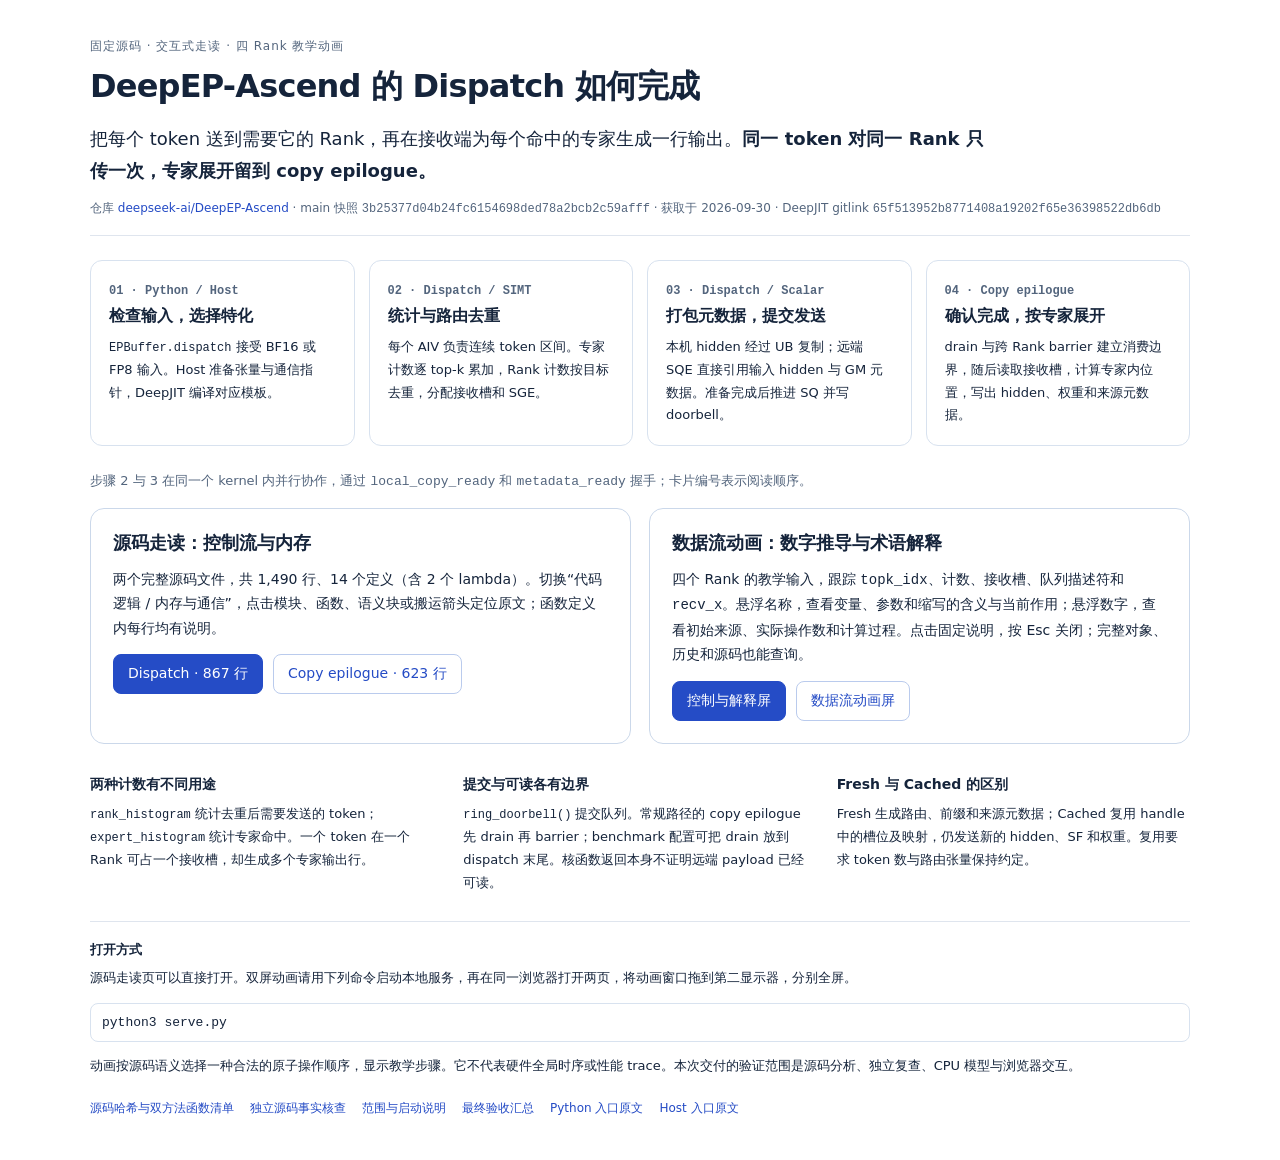
<file: data-flow-animation/examples/deepep-dispatch/index.html>
<!doctype html>
<html lang="zh-CN">
<meta charset="utf-8"><meta name="viewport" content="width=device-width, initial-scale=1">
<title>DeepEP-Ascend · Dispatch 实现逻辑</title>
<style>
:root{color-scheme:light;font-family:system-ui,-apple-system,"PingFang SC",sans-serif;color:#15243b;background:#fff}*{box-sizing:border-box}body{margin:0;background:#fff}main{max-width:1160px;margin:auto;padding:38px 30px 46px}h1{font-size:32px;letter-spacing:-.8px;margin:10px 0 14px}h2{font-size:18px;margin:0 0 12px}p{line-height:1.75;margin:8px 0 14px}a{color:#244bc5;text-decoration:none}a:hover{text-decoration:underline}.eyebrow{font-size:12px;color:#53657d;letter-spacing:1px}.lead{font-size:18px;max-width:900px}.revision{font-size:12px;overflow-wrap:anywhere;color:#53657d;border-bottom:1px solid #dfe5ee;padding-bottom:18px}.route{display:grid;grid-template-columns:repeat(4,1fr);gap:14px;margin:24px 0}.step{border:1px solid #d8e2ef;border-radius:12px;padding:18px;position:relative}.step p{font-size:13px;margin:9px 0 0}.number{font:600 12px ui-monospace,monospace;color:#53657d}.step b{display:block;margin-top:8px}.choices{display:grid;grid-template-columns:1fr 1fr;gap:18px}.choice{border:1px solid #cbd8ea;border-radius:14px;padding:22px}.choice p{font-size:14px}.links{display:flex;gap:10px;flex-wrap:wrap}.button{border:1px solid #bacbed;border-radius:8px;padding:10px 14px;font-size:14px;display:inline-block}.primary{background:#254cc6;color:white;border-color:#254cc6}.facts{display:grid;grid-template-columns:repeat(3,1fr);gap:20px;margin-top:28px}.fact{font-size:13px;line-height:1.75}.fact b{display:block;font-size:14px;margin-bottom:7px}.fact code,.step code{font-size:12px;overflow-wrap:anywhere}.usage{margin-top:26px;padding-top:19px;border-top:1px solid #dfe5ee;font-size:13px}code{font-family:ui-monospace,SFMono-Regular,monospace}.command{border:1px solid #d8e2ef;border-radius:8px;padding:11px;white-space:pre-wrap;overflow-wrap:anywhere;background:#fff}.evidence{display:flex;gap:16px;flex-wrap:wrap;font-size:12px;margin-top:22px}@media(max-width:760px){main{padding:24px 18px}.route{grid-template-columns:1fr 1fr}.choices,.facts{grid-template-columns:1fr}h1{font-size:26px}}
</style>
<main>
<div class="eyebrow">固定源码 · 交互式走读 · 四 Rank 教学动画</div>
<h1>DeepEP-Ascend 的 Dispatch 如何完成</h1>
<p class="lead">把每个 token 送到需要它的 Rank，再在接收端为每个命中的专家生成一行输出。<strong>同一 token 对同一 Rank 只传一次，专家展开留到 copy epilogue。</strong></p>
<div class="revision">仓库 <a href="https://github.com/deepseek-ai/DeepEP-Ascend/tree/3b25377d04b24fc6154698ded78a2bcb2c59afff">deepseek-ai/DeepEP-Ascend</a> · main 快照 <code>3b25377d04b24fc6154698ded78a2bcb2c59afff</code> · 获取于 2026-09-30 · DeepJIT gitlink <code>65f513952b8771408a19202f65e36398522db6db</code></div>
<div class="route">
<article class="step"><span class="number">01 · Python / Host</span><b>检查输入，选择特化</b><p><code>EPBuffer.dispatch</code> 接受 BF16 或 FP8 输入。Host 准备张量与通信指针，DeepJIT 编译对应模板。</p></article>
<article class="step"><span class="number">02 · Dispatch / SIMT</span><b>统计与路由去重</b><p>每个 AIV 负责连续 token 区间。专家计数逐 top-k 累加，Rank 计数按目标去重，分配接收槽和 SGE。</p></article>
<article class="step"><span class="number">03 · Dispatch / Scalar</span><b>打包元数据，提交发送</b><p>本机 hidden 经过 UB 复制；远端 SQE 直接引用输入 hidden 与 GM 元数据。准备完成后推进 SQ 并写 doorbell。</p></article>
<article class="step"><span class="number">04 · Copy epilogue</span><b>确认完成，按专家展开</b><p>drain 与跨 Rank barrier 建立消费边界，随后读取接收槽，计算专家内位置，写出 hidden、权重和来源元数据。</p></article>
</div>
<p style="font-size:13px;color:#53657d">步骤 2 与 3 在同一个 kernel 内并行协作，通过 <code>local_copy_ready</code> 和 <code>metadata_ready</code> 握手；卡片编号表示阅读顺序。</p>
<div class="choices">
<section class="choice"><h2>源码走读：控制流与内存</h2><p>两个完整源码文件，共 1,490 行、14 个定义（含 2 个 lambda）。切换“代码逻辑 / 内存与通信”，点击模块、函数、语义块或搬运箭头定位原文；函数定义内每行均有说明。</p><div class="links"><a class="button primary" href="walkthrough/dispatch.walkthrough.html">Dispatch · 867 行</a><a class="button" href="walkthrough/dispatch_copy_epilogue.walkthrough.html">Copy epilogue · 623 行</a></div></section>
<section class="choice"><h2>数据流动画：数字推导与术语解释</h2><p>四个 Rank 的教学输入，跟踪 <code>topk_idx</code>、计数、接收槽、队列描述符和 <code>recv_x</code>。悬浮名称，查看变量、参数和缩写的含义与当前作用；悬浮数字，查看初始来源、实际操作数和计算过程。点击固定说明，按 Esc 关闭；完整对象、历史和源码也能查询。</p><div class="links"><a class="button primary" href="animation/control.html">控制与解释屏</a><a class="button" href="animation/visual.html">数据流动画屏</a></div></section>
</div>
<div class="facts">
<div class="fact"><b>两种计数有不同用途</b><code>rank_histogram</code> 统计去重后需要发送的 token；<code>expert_histogram</code> 统计专家命中。一个 token 在一个 Rank 可占一个接收槽，却生成多个专家输出行。</div>
<div class="fact"><b>提交与可读各有边界</b><code>ring_doorbell()</code> 提交队列。常规路径的 copy epilogue 先 drain 再 barrier；benchmark 配置可把 drain 放到 dispatch 末尾。核函数返回本身不证明远端 payload 已经可读。</div>
<div class="fact"><b>Fresh 与 Cached 的区别</b>Fresh 生成路由、前缀和来源元数据；Cached 复用 handle 中的槽位及映射，仍发送新的 hidden、SF 和权重。复用要求 token 数与路由张量保持约定。</div>
</div>
<div class="usage"><b>打开方式</b><p>源码走读页可以直接打开。双屏动画请用下列命令启动本地服务，再在同一浏览器打开两页，将动画窗口拖到第二显示器，分别全屏。</p><pre class="command">python3 serve.py</pre><p>动画按源码语义选择一种合法的原子操作顺序，显示教学步骤。它不代表硬件全局时序或性能 trace。本次交付的验证范围是源码分析、独立复查、CPU 模型与浏览器交互。</p></div>
<div class="evidence"><a href="source-manifest.json">源码哈希与双方法函数清单</a><a href="review/source-review-baseline.json">独立源码事实核查</a><a href="README.md">范围与启动说明</a><a href="validation-summary.json">最终验收汇总</a><a href="https://github.com/deepseek-ai/DeepEP-Ascend/blob/3b25377d04b24fc6154698ded78a2bcb2c59afff/deep_ep/buffers/ep.py#L314">Python 入口原文</a><a href="https://github.com/deepseek-ai/DeepEP-Ascend/blob/3b25377d04b24fc6154698ded78a2bcb2c59afff/csrc/buffers/ep.hpp#L89">Host 入口原文</a></div>
</main>
</html>
</file>
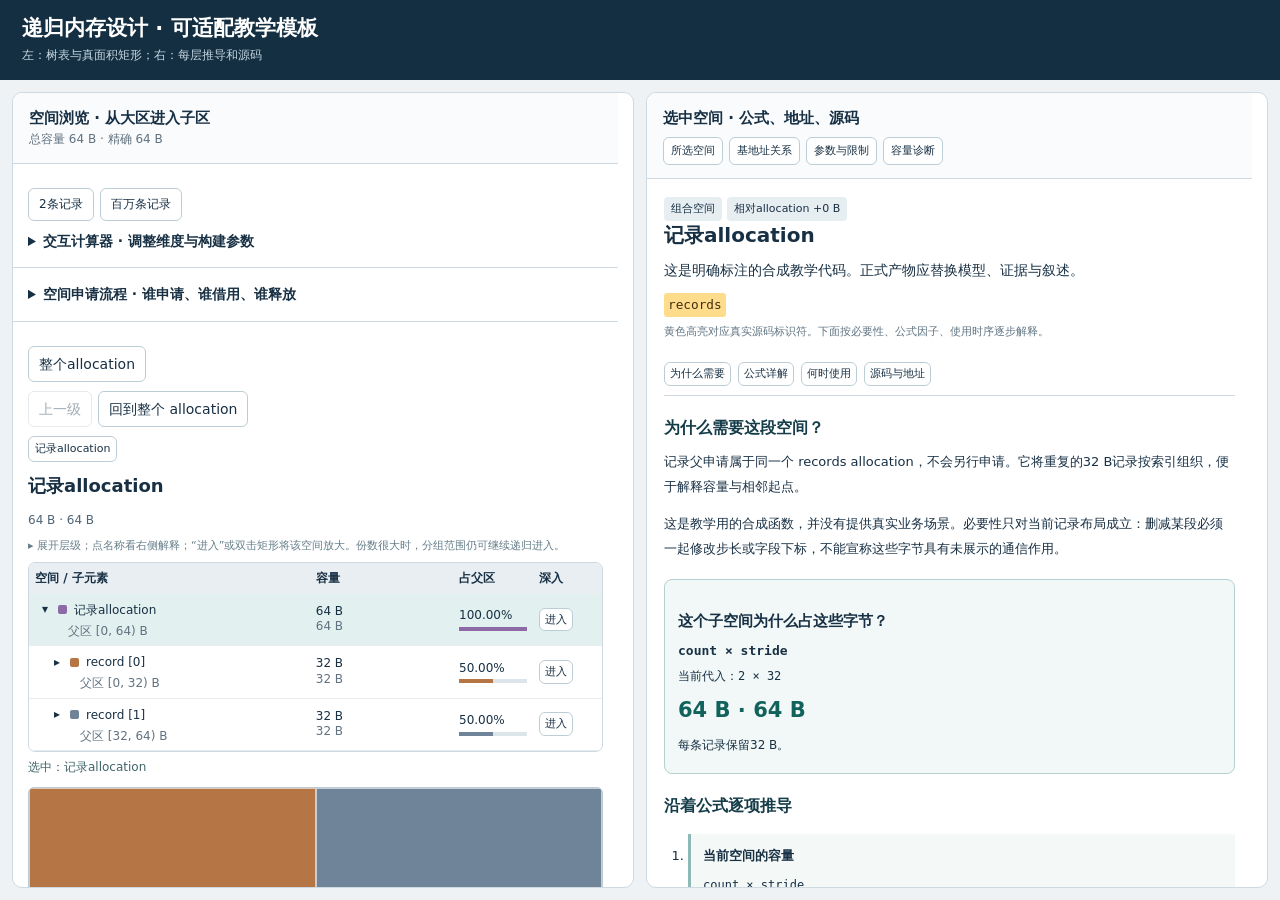
<file: buffer-design-to-html/assets/buffer-design-template.html>
<!doctype html>
<html lang="zh-CN"><head><meta charset="utf-8"><meta name="viewport" content="width=device-width,initial-scale=1"><title>SHMEM · 递归空间浏览器</title><style>
/* RECURSIVE_STYLE_START */
:root{--bg:#eef2f5;--panel:#fff;--ink:#183044;--muted:#617280;--line:#ced9e1;--accent:#126c75;--warm:#bc673d}*{box-sizing:border-box}body{margin:0;height:100vh;overflow:hidden;background:var(--bg);color:var(--ink);font:14px/1.6 system-ui,"PingFang SC",sans-serif;display:flex;flex-direction:column}header{padding:15px 22px;background:#152f42;color:#fff;flex:none;display:flex;align-items:center;justify-content:space-between;gap:16px}h1{font-size:21px;margin:0;line-height:1.3}header p{font-size:12px;margin:4px 0 0;color:#c3d6e1}h2{font-size:18px;margin:0 0 10px}h3{font-size:15px;margin:16px 0 7px}p{margin:6px 0 12px}button,input,select{font:inherit}button{border:1px solid #bdcdd6;border-radius:6px;padding:6px 10px;background:#fff;color:var(--ink);cursor:pointer}button:hover{background:#edf5f6}button[aria-pressed=true],button.active{background:#d9edef;border-color:var(--accent);color:#125861}button:focus-visible,input:focus-visible,summary:focus-visible{outline:3px solid #e3a749;outline-offset:2px}button:disabled{opacity:.4;cursor:default}input{width:100%;padding:6px;border:1px solid #bccbd5;border-radius:5px}code,.mono{font-family:ui-monospace,SFMono-Regular,Menlo,Consolas,monospace}code{font-size:.91em;background:#edf3f7;border-radius:3px;padding:2px 4px;overflow-wrap:anywhere}.layout{flex:1;min-height:0;display:grid;grid-template-columns:minmax(0,1fr) minmax(0,1fr);gap:12px;padding:12px}.reader-pane{overflow:auto;min-width:0;min-height:0;scrollbar-gutter:stable;overscroll-behavior:contain;border:1px solid var(--line);border-radius:10px;background:var(--panel)}.pane-top{padding:13px 16px;border-bottom:1px solid var(--line);background:#f9fbfc;position:sticky;top:0;z-index:5}.pane-top h2{margin:0;font-size:15px}.panel{padding:15px;border-bottom:1px solid var(--line)}.panel:last-child{border-bottom:0}.small{font-size:12px;color:var(--muted)}.actions{display:flex;flex-wrap:wrap;gap:6px;margin:9px 0}.presets button{font-size:12px}.controls{display:grid;grid-template-columns:repeat(4,minmax(0,1fr));gap:10px;margin:13px 0}.controls label{font-size:12px;line-height:1.4}.controls small{display:block;font:10px/1.4 ui-monospace,monospace;color:#6c7f89;overflow-wrap:anywhere;margin:3px 0}.notice{border-left:3px solid var(--accent);background:#eaf5f4;padding:10px 12px}.error{background:#ffebdf;border:1px solid #c27755;color:#8e321e;padding:12px;margin:10px 15px;border-radius:6px}.mobile-tabs{display:none}summary{cursor:pointer;font-weight:600}.bank-selector{display:flex;align-items:center;flex-wrap:wrap;gap:8px;margin:10px 0}.bank-pairs{display:grid;grid-template-columns:1fr 1fr;gap:8px}.bank-pair{border:1px solid #c8d2dc;border-radius:8px;padding:10px;background:#f8fafc}.bank-pair.selected{border:2px solid #16817c;background:#eaf6f3;padding:9px}.bank-pair strong{display:block;margin-bottom:6px}.bank-pair button{display:block;text-align:left;width:100%;font-size:12px;margin:5px 0;border-left:5px solid var(--node-color)}.bank-pair .pair-link{font-size:11px;text-align:center;color:#557b7a}.flow{display:grid;grid-template-columns:repeat(4,1fr);gap:16px;margin-top:12px}.flow button{position:relative;font-size:12px;background:#f2f6f8;padding:9px 6px}.flow button:not(:last-child):after{content:'→';position:absolute;right:-15px;top:33%;font-size:15px;color:#617584}.flow small{display:block;font-size:10px;overflow-wrap:anywhere}.crumbs{display:flex;align-items:center;flex-wrap:wrap;gap:3px;margin:6px 0 10px}.crumbs button{font-size:11px;padding:3px 6px}.crumbs span{font-size:11px;color:#8998a1}.tree-wrap{max-height:360px;overflow:auto;border:1px solid var(--line);border-radius:7px}.tree{border-collapse:collapse;width:100%;font-size:12px;table-layout:fixed}.tree th{background:#e8eef2;position:sticky;top:0;z-index:1;text-align:left;font-weight:600;padding:6px}.tree td{padding:4px 6px;border-bottom:1px solid #e6ecf0;vertical-align:middle}.tree th:first-child{width:49%}.tree th:nth-child(2){width:25%}.tree th:nth-child(3){width:14%}.tree th:last-child{width:12%}.tree tr.selected{background:#e2f0ef}.tree-name{display:flex;align-items:center;gap:3px}.tree-name .toggle{padding:1px 4px;border:0;background:transparent;flex:none;width:20px}.node-select{border:0;background:transparent;text-align:left;line-height:1.35;padding:4px;min-width:0;overflow-wrap:anywhere;font-size:12px}.node-dot{height:9px;width:9px;border-radius:2px;background:var(--node-color);flex:none}.drill{font-size:11px;padding:2px 5px}.share-track{height:4px;background:#dce5e9;margin-top:3px}.share-fill{height:4px;background:var(--node-color)}.tree .bytes{font-variant-numeric:tabular-nums;line-height:1.3;overflow-wrap:anywhere}.treemap{position:relative;width:100%;height:290px;background:#d7e0e6;margin:10px 0;border:1px solid #bbcbd3;overflow:hidden;border-radius:6px}.tile{position:absolute;padding:0;border:0;border-radius:0;background:var(--node-color);box-shadow:inset 0 0 0 1px rgba(255,255,255,.6);overflow:hidden;color:#fff;line-height:1.35;text-align:left;font-size:12px}.tile:hover{filter:brightness(1.06);background:var(--node-color)}.tile.selected{outline:3px solid #172f3f;outline-offset:-4px;z-index:2}.tile .tile-label{display:block;padding:8px;pointer-events:none;font-weight:600;text-shadow:0 1px 1px rgba(0,0,0,.2)}.tile small{display:block;font-size:11px;font-weight:400;margin-top:5px}.tile[data-kind=padding]{background:repeating-linear-gradient(135deg,rgba(255,255,255,.2) 0 3px,transparent 3px 8px),var(--node-color)}.tile[data-kind=unknown]{background:repeating-linear-gradient(45deg,rgba(255,255,255,.15) 0 2px,transparent 2px 8px),var(--node-color)}.legend{display:flex;flex-wrap:wrap;gap:12px;font-size:11px;color:#607583}.legend i{display:inline-block;width:9px;height:9px;margin-right:4px}.detail-body{padding:17px}.detail-body>h2{font-size:20px;line-height:1.4}.tag{display:inline-block;padding:3px 7px;border-radius:4px;font-size:11px;background:#e7eef2;margin-right:5px}.formula{border:1px solid #b4d1cf;border-radius:8px;background:#f1f8f7;padding:13px;margin:14px 0}.formula .equation{font:600 13px/1.7 ui-monospace,monospace;overflow-wrap:anywhere}.formula .result{display:block;font-size:21px;color:#11625b;margin:8px 0}.formula p{font-size:12px;margin:5px 0}.code-names{display:flex;flex-wrap:wrap;gap:6px}.code-names code{background:#ffdc8b;color:#422f10}.source-card{margin:12px 0;border:1px solid #c7d6df;border-radius:8px;overflow:hidden}.source-label{padding:8px 10px;background:#edf3f6;font-size:12px}.source-path{font-size:10px;color:#5b7080;overflow-wrap:anywhere}.source-card pre{margin:0;background:#10293c;color:#dbe8ed;overflow:auto;padding:12px 8px;font:12px/1.75 ui-monospace,SFMono-Regular,Menlo,monospace;tab-size:4}.code-line{display:block;white-space:pre-wrap;overflow-wrap:anywhere}.line-number{display:inline-block;width:35px;color:#758c9e;font-size:10px;user-select:none}.source-card mark{background:#f6cc6a;color:#2d2e2b;border-radius:2px;padding:1px 0}.coordinate-path{display:grid;gap:0;margin:10px 0}.coordinate-step{border:1px solid #c2d5dd;background:#f1f6f8;border-radius:6px;padding:8px 10px;position:relative;margin-bottom:16px;font-size:12px}.coordinate-step:not(:last-child):after{content:'↓ 同一段内存，改用子区零点';position:absolute;top:100%;left:10px;font-size:10px;color:#5f7d87;background:white}.coordinate-step strong{display:block}.coordinate-step .small{font-size:10px}.address-bar{height:10px;background:#e2e9ee;position:relative;margin:4px 0}.address-bar i{position:absolute;height:100%;background:#238484;display:block}.terms{padding-left:18px;font-size:12px}.terms li{margin:7px 0}.terms button{font-size:11px;padding:2px 5px;margin-left:6px}.matrix{display:grid;gap:4px;margin:10px 0}.matrix button{padding:7px 4px;font-size:11px;background:#e5f1f0}.matrix .matrix-head{font-size:11px;color:#607484;text-align:center;padding:5px 2px}.alias{border-left:3px solid #719ba6;padding:7px 10px;margin:8px 0;background:#f2f6f7;font-size:12px}.alias code{margin-right:4px}.section-divider{border:0;border-top:1px solid var(--line);margin:18px 0}.zero-note{font-size:11px;color:#7b8992}.stats{font-size:12px;display:flex;flex-wrap:wrap;gap:10px;color:#4f6575}.selected-summary{font-size:12px;margin-top:6px;color:#3f646a}.selection-actions{margin:10px 0}.definition-list{display:grid;grid-template-columns:auto 1fr;gap:5px 12px;font-size:12px}.definition-list code{font-size:11px}.footnote{font-size:11px;color:#647c87}.bank-addresses{display:grid;grid-template-columns:1fr 1fr;gap:8px}.bank-address{border:1px solid #b5cdce;background:#f0f8f6;border-radius:6px;padding:10px;font-size:12px}.bank-address strong{display:block}.navigation-note{font-size:11px;color:#657e8a;margin:7px 0}.highlight-key{font-size:11px;color:#607583}.highlight-key mark{background:#f6cc6a;color:#342f24;padding:1px 4px}.overflow-note{font-size:12px;background:#fff1d7;padding:8px}.inspector-nav{display:flex;gap:6px;margin-top:7px}.inspector-nav button{font-size:11px;padding:4px 7px}[hidden]{display:none!important}@media(max-width:900px){header{padding:12px 15px}h1{font-size:18px}.mobile-tabs{display:flex;gap:8px;padding:8px 12px}.mobile-tabs button{flex:1}.layout{grid-template-columns:minmax(0,1fr);padding-top:0}.layout[data-mobile-pane=visual] #codePane,.layout[data-mobile-pane=code] #visualPane{display:none}.controls{grid-template-columns:repeat(3,minmax(0,1fr))}}@media(max-width:520px){header p{font-size:10px}.controls{grid-template-columns:repeat(2,minmax(0,1fr))}.panel{padding:12px}.flow{grid-template-columns:1fr 1fr;gap:10px}.flow button:after{display:none}.bank-pair{padding:7px}.bank-pair.selected{padding:6px}.tree th:first-child{width:43%}.tree th:nth-child(2){width:28%}.tree th:nth-child(3){width:16%}.tree th:last-child{width:13%}.treemap{height:250px}.tile .tile-label{padding:5px;font-size:10px}.tree-name .toggle{width:15px;padding:0}.tree .bytes{font-size:10px}.node-select{font-size:11px}.matrix button{font-size:10px}.detail-body{padding:13px}.bank-addresses{grid-template-columns:1fr}}@media print{body{height:auto;overflow:visible}.layout{display:block}.reader-pane{overflow:visible}.pane-top{position:static}.mobile-tabs{display:none}}
.base-forest{margin:14px 0}.base-card{padding:9px 11px;border:1px solid #a9c7cb;border-radius:7px;background:#eef7f6;font-size:12px}.base-card>strong{display:block}.base-card .code-names{margin:5px 0}.base-children{margin-left:16px;padding-left:12px;border-left:2px solid #a9c7cb}.base-edge{font-size:10px;color:#577c84;padding:7px 0}.base-branch{min-width:0}.bank-selector{margin-top:0}.tree-wrap{max-height:290px}
.inspector-nav{flex-wrap:wrap}.parameter-control{min-width:0}.parameter-heading{display:flex;gap:5px;align-items:center;justify-content:space-between;min-height:27px}.parameter-heading label{cursor:text}.parameter-help{flex:none;width:23px;height:23px;padding:0;border-radius:50%;font-size:12px;font-weight:700;color:#126c75;background:#eef8f7}.parameter-control[data-active=true] input{border-color:#23827c;background:#f5fbfa}.parameter-current{padding:8px 10px;background:#edf4f8;border-radius:6px;overflow-wrap:anywhere}.help-list{padding-left:20px;font-size:13px}.help-list li{margin:6px 0;overflow-wrap:anywhere}.parameter-links{display:flex;flex-wrap:wrap;gap:8px;margin:12px 0}.parameter-links a{color:#176c78;font-size:12px}.diagnosis{border:1px solid #bad1d0;background:#f1f8f6;padding:13px;border-radius:9px;margin:18px 0 5px}.diagnosis h2{font-size:17px;margin:9px 0}.diagnosis-error{border-color:#d7a780;background:#fff6ec}.diagnostic-calculations{display:grid;gap:8px;margin:12px 0}.diagnostic-calculation{padding:10px;background:#fff;border:1px solid #d8e2e5;border-radius:6px;font-size:12px;overflow-wrap:anywhere}.diagnostic-calculation strong{display:block;margin-bottom:4px}.diagnostic-result{font:600 14px/1.5 ui-monospace,monospace;color:#17675f}.diagnostic-issue{padding:10px;margin:9px 0;border-left:3px solid #c17843;background:#fffaf4;font-size:12px}.diagnostic-issue p{margin:5px 0}.diagnostic-issue .actions{margin:5px 0 0}.diagnostic-actions button,.parameter-link{font-size:12px;text-align:left}.simulation-note{font-size:11px;color:#665640;border-top:1px solid #dfd0b8;padding-top:9px;margin-top:12px}
.space-reading-nav{display:flex;flex-wrap:wrap;gap:7px;padding:9px 0;border-bottom:1px solid var(--line)}.space-narrative{font-size:13px;line-height:1.9;margin:17px 0}.space-narrative h3{font-size:16px;color:#153c49}.space-narrative p{margin:7px 0 13px}.formula-walk{padding-left:24px;counter-reset:formula;list-style:decimal}.formula-walk>li{padding:10px 12px;margin:9px 0;border-left:3px solid #8eb9b6;background:#f4f9f8}.formula-walk .equation{font-size:12px;overflow-wrap:anywhere;margin:5px 0}.worked-space-example{background:#fff7e6;border:1px solid #e4d6b6;border-radius:7px;padding:9px 13px}.space-lifecycle{list-style:decimal;padding-left:25px}.space-lifecycle>li{padding:8px 12px 15px;border-left:2px solid #a8c9ce;margin:0 0 12px}.space-lifecycle>li>strong{display:block;color:#15566a}.space-lifecycle .lifecycle-condition{font-size:12px;color:#546d75}.space-lifecycle summary{font-size:11px;font-weight:500;color:#286978;overflow-wrap:anywhere}.narrative-boundary{padding:12px;border:1px solid #d8d4c8;background:#faf8f0;border-radius:7px;font-size:12px}#space-source{padding-top:12px;border-top:1px solid var(--line)}
/* RECURSIVE_STYLE_END */
</style></head><body>
<header><div><h1 id="caseTitle">递归空间浏览器</h1><p id="caseSubtitle"></p></div></header>
<div class="mobile-tabs"><button id="mobileVisual" aria-pressed="true">空间图</button><button id="mobileCode" aria-pressed="false">代码解释</button></div>
<main id="readerLayout" class="layout" data-mobile-pane="visual">
<div class="reader-pane" id="visualPane" tabindex="0" aria-label="空间可视化">
 <div class="pane-top"><h2>空间浏览 · 从大区进入子区</h2><div class="small" id="totalLabel"></div></div>
 <section class="panel"><div class="presets actions" id="presets"></div><details id="calculator"><summary>交互计算器 · 调整维度与构建参数</summary><div class="controls" id="controls"></div><p class="small">改参数会重算整棵空间树；红色错误会隐藏旧图和旧代码。外部构建参数的默认值仅用于可复核示例。</p></details></section>
 <p id="error" class="error" role="alert" hidden></p>
 <div id="live">
 <section class="panel"><details id="flowDisclosure"><summary>空间申请流程 · 谁申请、谁借用、谁释放</summary><div id="allocationFlow" class="flow"></div></details></section>
 <section id="bankPanel" class="panel"><div class="bank-selector" id="bankSwitch"><span class="mono">dataState_ =</span><button data-bank="0" aria-pressed="true">0</button><button data-bank="1" aria-pressed="false">1</button><button id="explainBank">看懂 Bank 与基址</button></div><details id="bankDisclosure"><summary>两份状态 + 两份token：查看本轮选中哪一对</summary><p class="small">两份状态区 + 两份 token 窗口始终存在。改变返回值，成对移动状态和token基址；物理总容量不会变化。</p><div id="bankPairs" class="bank-pairs"></div><p class="navigation-note">按钮演示 InitWinState 的返回结果，不假设它每轮如何翻转。树表保留真实地址顺序。</p></details></section>
 <section class="panel" id="spacePanel"><div id="shortcuts" class="actions"></div><div class="actions"><button id="up">上一级</button><button id="root">回到整个 allocation</button></div><div id="breadcrumbs" class="crumbs" aria-label="空间路径"></div><h2 id="focusTitle"></h2><div id="focusSize" class="stats"></div><p class="navigation-note">▸ 展开层级；点名称看右侧解释；“进入”或双击矩形将该空间放大。份数很大时，分组范围仍可继续递归进入。</p><div class="tree-wrap"><table class="tree" aria-label="递归空间目录"><thead><tr><th>空间 / 子元素</th><th>容量</th><th>占父区</th><th>深入</th></tr></thead><tbody id="treeBody"></tbody></table></div><p id="treeLimit" class="overflow-note" hidden>当前显示前320行；请进入目标子空间后继续展开。</p><div id="selectedLabel" class="selected-summary"></div><div id="treemap" class="treemap" aria-label="按真实容量比例的矩形树图"></div><div id="currentMapTotal" class="stats"></div><p id="mapNote" class="navigation-note"></p><div class="legend"><span><i style="background:#248575"></i>字段/组合空间</span><span><i style="background:#a58b65"></i>对齐留空</span><span><i style="background:#8794a4"></i>预留/未消费余位</span><span><i style="background:#8a78a6"></i>内部格式未确定</span></div></section>
 <section class="panel"><details><summary>例子与源码边界</summary><p id="example" class="small"></p><div id="notes"></div></details></section>
 </div>
</div>
<aside class="reader-pane" id="codePane" tabindex="0" aria-label="空间公式与对应源码"><div class="pane-top"><h2>选中空间 · 公式、地址、源码</h2><div class="inspector-nav"><button id="showSelected">所选空间</button><button id="showBases">基地址关系</button></div></div><div id="detail" class="detail-body"></div></aside>
</main>
<script>
/* RECURSIVE_CORE_START */
/* 递归内存布局核心：不依赖 DOM，不执行源码字符串。 */
(function (scope, factory) {
  'use strict';
  const api = factory();
  if (typeof module === 'object' && module.exports) module.exports = api;
  if (scope) scope.RecursiveMemory = api;
})(typeof globalThis === 'object' ? globalThis : this, function () {
  'use strict';
  const cache = new WeakMap();
  const owns = (object, name) => Object.prototype.hasOwnProperty.call(object, name);

  function uint(value, name) {
    if (typeof value !== 'bigint' || value < 0n) {
      throw new TypeError(name + ' 必须是非负 BigInt');
    }
    return value;
  }

  function object(node) {
    if (!node || typeof node !== 'object' || Array.isArray(node)) {
      throw new TypeError('内存节点必须是对象');
    }
    return node;
  }

  function checkNode(node, needsOffset) {
    object(node);
    if (typeof node.id !== 'string' || !node.id) throw new TypeError('node.id 必须是非空字符串');
    uint(node.bytes, node.id + '.bytes');
    if (needsOffset || owns(node, 'offset')) uint(node.offset, node.id + '.offset');
    if (owns(node, 'children') && !Array.isArray(node.children)) throw new TypeError(node.id + '.children 必须是数组');
    if (owns(node, 'childrenFactory') && typeof node.childrenFactory !== 'function') {
      throw new TypeError(node.id + '.childrenFactory 必须是函数');
    }
    if (owns(node, 'children') && owns(node, 'childrenFactory')) {
      throw new TypeError(node.id + ' 不能同时声明 children 与 childrenFactory');
    }
    return node;
  }

  /** 同一节点的工厂函数仅调用一次，包括抛出异常的情况。 */
  function childrenOf(node) {
    object(node);
    if (owns(node, 'children') && owns(node, 'childrenFactory')) {
      throw new TypeError('节点不能同时声明 children 与 childrenFactory');
    }
    if (owns(node, 'children')) {
      if (!Array.isArray(node.children)) throw new TypeError('children 必须是数组');
      return node.children;
    }
    if (!owns(node, 'childrenFactory')) return [];
    if (typeof node.childrenFactory !== 'function') throw new TypeError('childrenFactory 必须是函数');
    if (cache.has(node)) {
      const saved = cache.get(node);
      if (saved.error) throw saved.error;
      if (!saved.done) throw new Error('childrenFactory 出现递归求值');
      return saved.children;
    }
    const saved = { done: false, children: null, error: null };
    cache.set(node, saved);
    try {
      const children = node.childrenFactory();
      if (!Array.isArray(children)) throw new TypeError('childrenFactory 必须返回数组');
      saved.children = children;
      saved.done = true;
      return children;
    } catch (error) {
      saved.error = error instanceof Error ? error : new Error(String(error));
      throw saved.error;
    }
  }

  /** 子节点采用父区局部字节坐标，必须连续、精确地覆盖父区。 */
  function validateChildren(parent) {
    checkNode(parent, false);
    const children = childrenOf(parent);
    if (!owns(parent, 'children') && !owns(parent, 'childrenFactory')) return children;
    const ids = new Set();
    let end = 0n;
    for (const child of children) {
      checkNode(child, true);
      if (ids.has(child.id) || child.id === parent.id) throw new Error('节点 id 重复：' + child.id);
      ids.add(child.id);
      if (child.offset !== end) {
        throw new Error(parent.id + '：子节点 ' + child.id + ' 不连续，offset 为 ' + child.offset + '，应为 ' + end);
      }
      end += child.bytes;
      if (end > parent.bytes) throw new Error(parent.id + '：子节点超出父区容量');
    }
    if (end !== parent.bytes) throw new Error(parent.id + '：子区合计 ' + end + ' 不等于父区字节数 ' + parent.bytes);
    return children;
  }

  /**
   * 校验全部已物化分支。expandDepth: 1 还会展开根工厂函数；
   * expandDepth: 2 还会展开根的直接子节点，依此类推。
   * 未展开分支通过 deferred 报告，不视为整树验证完成；maxNodes 限制工作量。
   */
  function validateTree(root, options) {
    const { maxNodes = 10000, expandDepth = 0 } = options || {};
    if (!Number.isSafeInteger(maxNodes) || maxNodes < 1) throw new TypeError('maxNodes 必须是安全范围内的正整数');
    if (!Number.isSafeInteger(expandDepth) || expandDepth < 0) throw new TypeError('expandDepth 必须是安全范围内的非负整数');
    const stack = [{ node: root, depth: 0 }];
    const seen = new Set();
    const identities = new Set();
    let nodes = 0, leaves = 0, deferred = 0;
    while (stack.length) {
      const { node, depth } = stack.pop();
      if (++nodes > maxNodes) throw new Error('validateTree 超出 maxNodes 节点上限');
      checkNode(node, depth > 0);
      if (seen.has(node.id)) throw new Error('树内节点 id 重复：' + node.id);
      if (identities.has(node)) throw new Error('树内出现循环或复用同一节点对象');
      seen.add(node.id);
      identities.add(node);
      const lazy = owns(node, 'childrenFactory');
      if (lazy && !cache.has(node) && depth >= expandDepth) {
        deferred++;
        continue;
      }
      const children = validateChildren(node);
      if (nodes + stack.length + children.length > maxNodes) throw new Error('validateTree 超出 maxNodes 节点上限');
      if (!children.length) leaves++;
      for (let index = children.length - 1; index >= 0; index--) stack.push({ node: children[index], depth: depth + 1 });
    }
    return { nodes, leaves, deferred, complete: deferred === 0 };
  }

  // 先截取有效位再计算比例，避免把巨大 BigInt 直接转换为 Number。
  function ratio(numerator, denominator) {
    if (numerator === 0n) return 0;
    if (numerator === denominator) return 1;
    const ns = Math.max(0, numerator.toString(2).length - 53);
    const ds = Math.max(0, denominator.toString(2).length - 53);
    return (Number(numerator >> BigInt(ns)) / Number(denominator >> BigInt(ds))) * Math.pow(2, ns - ds);
  }

  /**
   * 按输入顺序二分的矩形树图。面积与字节数成比例，不人为设置最小面积。
   * 零字节项目使用零面积矩形。像素几何使用 Number，字节总数与分组判断保留 BigInt 精度。
   */
  function treemap(items, width, height) {
    if (!Array.isArray(items)) throw new TypeError('treemap 的 items 必须是数组');
    for (const [name, value] of [['width', width], ['height', height]]) {
      if (typeof value !== 'number' || !Number.isFinite(value) || value < 0) throw new TypeError(name + ' 必须是有限的非负数');
    }
    const ids = new Set();
    const output = items.map((item) => {
      object(item);
      if (typeof item.id !== 'string' || !item.id || ids.has(item.id)) throw new Error('treemap 要求各节点 id 非空且唯一');
      ids.add(item.id);
      uint(item.bytes, item.id + '.bytes');
      return { id: item.id, bytes: item.bytes, x: 0, y: 0, w: 0, h: 0 };
    });
    const positive = output.filter(item => item.bytes > 0n);
    if (!positive.length) return output;
    const total = positive.reduce((sum, item) => sum + item.bytes, 0n);
    const stack = [{ items: positive, sum: total, x: 0, y: 0, w: width, h: height }];
    while (stack.length) {
      const rect = stack.pop();
      if (rect.items.length === 1) {
        Object.assign(rect.items[0], { x: rect.x, y: rect.y, w: rect.w, h: rect.h });
        continue;
      }
      let leftSum = 0n, split = 1, bestSum = 0n, bestDistance = null;
      for (let i = 1; i < rect.items.length; i++) {
        leftSum += rect.items[i - 1].bytes;
        const doubled = 2n * leftSum - rect.sum;
        const distance = doubled < 0n ? -doubled : doubled;
        if (bestDistance === null || distance < bestDistance) {
          bestDistance = distance;
          split = i;
          bestSum = leftSum;
        }
        if (doubled >= 0n) break;
      }
      const rightSum = rect.sum - bestSum;
      // 直接计算较小一侧，避免先计算「1 − 极小值」时因浮点相消而丢失末尾小块。
      const leftIsSmaller = bestSum <= rightSum;
      const fraction = ratio(leftIsSmaller ? bestSum : rightSum, rect.sum);
      const a = { items: rect.items.slice(0, split), sum: bestSum, x: rect.x, y: rect.y, w: rect.w, h: rect.h };
      const b = { items: rect.items.slice(split), sum: rect.sum - bestSum, x: rect.x, y: rect.y, w: rect.w, h: rect.h };
      if (rect.w >= rect.h) {
        const smallerWidth = rect.w * fraction;
        a.w = leftIsSmaller ? smallerWidth : rect.w - smallerWidth;
        b.x = rect.x + a.w;
        b.w = leftIsSmaller ? rect.w - smallerWidth : smallerWidth;
      } else {
        const smallerHeight = rect.h * fraction;
        a.h = leftIsSmaller ? smallerHeight : rect.h - smallerHeight;
        b.y = rect.y + a.h;
        b.h = leftIsSmaller ? rect.h - smallerHeight : smallerHeight;
      }
      stack.push(b, a);
    }
    return output;
  }

  const identifier = /^[$_\p{ID_Start}][$\u200C\u200D_\p{ID_Continue}]*$/u;
  const codeToken = /\/\/[^\n]*|\/\*[\s\S]*?\*\/|"(?:\\[\s\S]|[^"\\])*"|'(?:\\[\s\S]|[^'\\])*'|(?<![$\u200C\u200D_\p{ID_Continue}])[$_\p{ID_Start}][$\u200C\u200D_\p{ID_Continue}]*/gu;

  /** 返回纯文本片段而非 HTML；字符串和注释中的名字不视为变量访问。 */
  function highlightSegments(code, identifiers) {
    if (typeof code !== 'string') throw new TypeError('code 必须是字符串');
    if (!identifiers || typeof identifiers === 'string' || typeof identifiers[Symbol.iterator] !== 'function') {
      throw new TypeError('identifiers 必须是由标识符字符串组成的可迭代集合');
    }
    const selected = new Set(identifiers);
    for (const name of selected) {
      if (typeof name !== 'string' || !identifier.test(name)) throw new TypeError('标识符无效：' + String(name));
    }
    const segments = [];
    const append = (text, highlight) => {
      if (!text) return;
      const previous = segments[segments.length - 1];
      if (previous && previous.highlight === highlight) previous.text += text;
      else segments.push({ text, highlight });
    };
    const scanner = new RegExp(codeToken.source, codeToken.flags);
    let cursor = 0;
    for (const match of code.matchAll(scanner)) {
      if (!selected.has(match[0])) continue;
      append(code.slice(cursor, match.index), false);
      append(match[0], true);
      cursor = match.index + match[0].length;
    }
    append(code.slice(cursor), false);
    return segments;
  }

  /**
   * 惰性分组的固定步长序列。make(index) 接收相对重复根的 BigInt 全局索引，
   * 可以省略 id/label/offset/bytes；若提供 offset，必须等于 index * stride，
   * bytes 必须等于 stride。返回实例的 offset 将转换为其直接父组的局部坐标。
   * 每层最多 8 个子节点。范围分组仅是查看方式，不是额外申请。
   * 实例只缺省继承 evidence/codeNames/why，避免把父区矩阵、地址、token 标记
   * 或容量公式当作实例语义。make 未提供实例公式时，缺省解释为一份 stride。
   * 范围组只继承上述证据和 kind；地址以重复根的 address 加上 start * stride
   * 单独换算，元素下标必须整除 elementBytes。根节点保留原属性及原 offset。
   * 可用 rangeLabel 指明范围索引所对应的对象；缺省标题为「label · 子项」。
   */
  function repeatNode(configuration) {
    object(configuration);
    const { id, label = id, rangeLabel = label + ' · 子项', offset = 0n, count, stride, make, ...detail } = configuration;
    if (typeof id !== 'string' || !id) throw new TypeError('重复节点 id 必须是非空字符串');
    if (typeof label !== 'string') throw new TypeError('重复节点 label 必须是字符串');
    if (typeof rangeLabel !== 'string') throw new TypeError('重复节点 rangeLabel 必须是字符串');
    uint(offset, 'offset'); uint(count, 'count'); uint(stride, 'stride');
    if (count > 0n && stride === 0n) throw new TypeError('非空重复序列的 stride 必须为正数');
    if (typeof make !== 'function') throw new TypeError('重复节点的 make 必须是函数');
    if (owns(detail, 'children') || owns(detail, 'childrenFactory')) throw new TypeError('repeatNode 会自行生成子节点，不能传入 children 或 childrenFactory');

    const inherited = {};
    for (const name of ['evidence', 'codeNames', 'why']) {
      if (owns(detail, name)) inherited[name] = detail[name];
    }
    const rangeInherited = { ...inherited };
    if (owns(detail, 'kind')) rangeInherited.kind = detail.kind;

    function rangeAddress(start, nodeId) {
      if (detail.address === undefined || detail.address === null) return {};
      const source = object(detail.address);
      uint(source.byteOffset, 'address.byteOffset');
      if (source.terms !== undefined && !Array.isArray(source.terms)) throw new TypeError('address.terms 必须是数组');
      const extra = start * stride;
      const byteOffset = source.byteOffset + extra;
      const { elementIndex, ...address } = source;
      address.byteOffset = byteOffset;
      address.terms = [
        ...(source.terms || []).map(term => ({ ...term })),
        { label: '跳过范围起点前的实例', expression: 'rangeStart × stride', value: extra, unit: 'B', nodeId },
      ];
      if (source.elementBytes !== undefined) {
        uint(source.elementBytes, 'address.elementBytes');
        if (source.elementBytes === 0n) throw new TypeError('address.elementBytes 必须大于零');
        if (byteOffset % source.elementBytes !== 0n) throw new Error('范围组字节偏移不能整除 address.elementBytes，无法生成精确元素下标');
        address.elementIndex = byteOffset / source.elementBytes;
      }
      return { address };
    }

    function strideFormula(nodeId, nodeLabel, length) {
      return {
        id: nodeId + ':formula',
        label: nodeLabel + '容量',
        expression: length === 1n ? '1 × stride' : 'rangeCount × stride',
        substitution: length + ' × ' + stride + ' B',
        value: length * stride,
        unit: 'B',
        why: length === 1n ? '当前实例占一份固定步长；内部字段与留空由该实例的子节点解释。' : '当前范围包含 ' + length + ' 份实例，每份预留 ' + stride + ' B；范围只是父序列的一段切片。',
        count: length,
        stride,
      };
    }

    function group(start, length, localOffset, root) {
      const nodeId = root ? id : id + ':range:' + start + ':' + length;
      const nodeLabel = root ? label : rangeLabel + ' [' + start + ', ' + (start + length) + ')';
      return {
        ...(root ? detail : { ...rangeInherited, ...rangeAddress(start, nodeId) }),
        id: nodeId,
        label: nodeLabel,
        offset: localOffset,
        bytes: length * stride,
        rangeStart: start,
        rangeCount: length,
        stride,
        formula: root && detail.formula !== undefined ? detail.formula : strideFormula(nodeId, nodeLabel, length),
        childrenFactory() {
          if (length > 8n) {
            const left = length / 2n;
            return [group(start, left, 0n, false), group(start + left, length - left, left * stride, false)];
          }
          const children = [];
          for (let i = start; i < start + length; i++) {
            const supplied = object(make(i));
            if (owns(supplied, 'offset') && supplied.offset !== i * stride) throw new Error('make(' + i + ') 的 offset 必须相对重复根，等于 index * stride');
            if (owns(supplied, 'bytes') && supplied.bytes !== stride) throw new Error('make(' + i + ') 的 bytes 必须等于 stride');
            const itemId = supplied.id === undefined ? id + ':item:' + i : supplied.id;
            const itemLabel = supplied.label === undefined ? label + ' #' + i : supplied.label;
            children.push({
              ...inherited,
              ...supplied,
              id: itemId,
              label: itemLabel,
              offset: (i - start) * stride,
              bytes: stride,
              repeatIndex: i,
              formula: supplied.formula === undefined ? strideFormula(itemId, itemLabel, 1n) : supplied.formula,
            });
          }
          return children;
        },
      };
    }
    return group(0n, count, offset, true);
  }

  return Object.freeze({ childrenOf, validateChildren, validateTree, treemap, highlightSegments, repeatNode });
});
/* RECURSIVE_CORE_END */
/* MEMORY_CASE_START */
/* 可运行的小型教学模型。示例源码为完整合成C++函数，不代表任何目标算子。 */
(function(){
const proof={id:'example',file:'教学示例（合成代码，非目标仓库）',start:1,end:9,fn:'allocate_records',role:'完整教学例子',code:'constexpr size_t stride = 32;\nconstexpr size_t fields = 12;\nsize_t bytes = count * stride;\nuint8_t* records = static_cast<uint8_t*>(malloc(bytes));\nfor (size_t i = 0; i < count; ++i) {\n    int32_t* record = reinterpret_cast<int32_t*>(records + i * stride);\n    record[0] = i; record[1] = 1; record[2] = 2;\n}\nfree(records);',highlights:['records','record']};
const formula=(expression,value,substitution,why)=>({expression,value,substitution,why,unit:'B'});
globalThis.MemoryCase={title:'递归内存设计 · 可适配教学模板',parameters:[{id:'N',label:'记录数',codeName:'count',value:'2',min:1,max:1000000}],presets:[{label:'2条记录',values:{N:'2'}},{label:'百万条记录',values:{N:'1000000'}}],build(raw){if(!/^\d{1,8}$/.test(raw.N)||BigInt(raw.N)<1n||BigInt(raw.N)>1000000n)throw Error('记录数需为1到1000000之间的整数');const count=BigInt(raw.N);const root=RecursiveMemory.repeatNode({id:'records',label:'记录allocation',offset:0n,count,stride:32n,formula:formula('count × stride',count*32n,count+' × 32','每条记录保留32 B。'),why:'这是明确标注的合成教学代码。正式产物应替换模型、证据与叙述。',codeNames:['records'],evidence:[proof],make(i){return{id:'records/r'+i,label:'record ['+i+']',offset:i*32n,bytes:32n,kind:'group',formula:formula('stride',32n,'32','每条记录由12 B字段与20 B留空组成。'),why:'int32 record视图借用records父allocation。',codeNames:['record'],evidence:[proof],children:[{id:'records/r'+i+'/fields',label:'三个int32字段',offset:0n,bytes:12n,kind:'group',formula:formula('3 × sizeof(int32_t)',12n,'3 × 4','三个4 B整数。'),why:'继续进入具体字段。',evidence:[proof],codeNames:['record'],children:[0n,1n,2n].map(j=>({id:'records/r'+i+'/f'+j,label:'record['+j+']',offset:j*4n,bytes:4n,kind:'field',formula:formula('sizeof(int32_t)',4n,'4','一个int32字段。'),why:'对应代码第7行的record['+j+']。',evidence:[{...proof,start:7,end:7,code:'record['+j+'] = '+(j===0n?'i':j)+';',highlights:['record']}],codeNames:['record']}))},{id:'records/r'+i+'/padding',label:'记录尾部留空',offset:12n,bytes:20n,kind:'padding',formula:formula('stride − 3×4',20n,'32 − 12','间距扣除已定义字段。'),why:'没有独立变量，也没有赋值语句；由stride与字段末尾推导。',codeNames:['stride','fields'],evidence:[{...proof,start:1,end:2,code:'constexpr size_t stride = 32;\nconstexpr size_t fields = 12;',highlights:['stride','fields']}]}]};}});return{root,title:this.title,subtitle:'左：树表与真面积矩形；右：每层推导和源码',notes:['模板为合成教学模型；适配时替换实际申请、切片、消费者及证据，不可将该示例当目标算子。'],shortcuts:[{id:'records',label:'整个allocation'}],allocationFlow:[{id:'records',label:'申请',detail:'malloc(count × 32)'},{label:'填字段',detail:'record[i]',evidence:[proof]},{label:'释放',detail:'free(records)',evidence:[proof]}]};}};
})();
/* 教学模型也示范逐层叙述；这里只解释合成代码明确做出的分配、赋值和释放。 */
(function(){
 const Case=globalThis.MemoryCase,originalBuild=Case.build;
 Case.build=function(raw){return {...originalBuild.call(this,raw),values:{count:BigInt(raw.N)}};};
 Case.explainSpace=function(n,d){
  const count=d.count,range=n.id.match(/:range:(\d+):(\d+)$/),record=n.id.match(/\/r(\d+)/),field=n.id.match(/\/f(\d+)$/),padding=n.id.endsWith('/padding'),fields=n.id.endsWith('/fields');
  const i=record?BigInt(record[1]):range?BigInt(range[1]):0n;
  const amount=range?BigInt(range[2]):record?1n:count;
  const proof=Case.build({N:'1'}).root.evidence[0];
  const kind=padding?'留空段':field?'单个字段':fields?'字段组':record?'一条记录':range?'记录索引范围':'记录父申请';
  const lifecycle=[{phase:'建立地址',actor:'allocate_records',condition:'malloc 返回可用地址后，进入 i<count 的循环。',action:'用 records+i×32 定位记录，再转为 int32_t*。这里的32是教学代码选定的记录步长，不是int32_t的最低硬件对齐要求。',evidence:[proof]}];
  if(!padding)lifecycle.push({phase:'写入',actor:'循环内的赋值语句',condition:field?'循环走到记录 i='+i+' 时。':'循环逐条走过当前索引范围时。',action:field?'record['+field[1]+'] 写入 '+(field[1]==='0'?'当前记录编号 i='+i:field[1])+'。':'每条记录的前三个 int32_t 分别保存 i、1、2，当前示例没有后续业务消费者。',evidence:[proof]});
  lifecycle.push({phase:'释放与未知消费',actor:'allocate_records',condition:'赋值循环结束后。',action:'示例直接 free(records)，没有读取字段、轮询ready或复用记录的代码；这些行为不能从空间形状推断。',evidence:[Case.build({N:'1'}).root.evidence[0]]});
  return {
   purpose:[kind+'属于同一个 records allocation，不会另行申请。'+(padding?'这20 B没有字段赋值，只用于保持相邻记录相隔32 B。':field?'它对应一个独立4 B赋值位置，而不是整条32 B记录。':fields?'它把3个4 B赋值位置组合为连续12 B有效字段区。':'它将重复的32 B记录按索引组织，便于解释容量与相邻起点。'), '这是教学用的合成函数，并没有提供真实业务场景。必要性只对当前记录布局成立：删减某段必须一起修改步长或字段下标，不能宣称这些字节具有未展示的通信作用。'],
   formulaSteps:[{label:'当前空间的容量',expression:n.formula.expression,substitution:n.formula.substitution+' = '+n.bytes+' B',reason:padding?'32 B记录扣去3×4 B字段，剩下20 B。剩余不是额外字段，也没有被初始化。':field?'字段宽度来自 int32_t，每个下标前进4 B。':fields?'3个赋值位置各占4 B，因此连续覆盖12 B。':'当前范围有'+amount+'条记录，每条按32 B stride计入容量；重复数量不等于有效字段数。'},{label:'定位这份空间',expression:'记录起点 = i×32；字段偏移 = j×4',substitution:'i='+i+'，记录起点 '+i*32n+' B；本节点局部偏移 '+n.offset+' B',reason:'相对allocation的记录起点与相对父空间的局部偏移是两个坐标。索引范围只是查看窗口，不是再次分配。'}],
   necessity:[padding?'若想移除20 B留空，可将stride改为12并同步所有寻址；本示例没有证据证明32 B不可改变。':field?'删去该字段必须同时删除或调整对应赋值及依赖它的接口；本合成函数没有展示消费者，所以不能推断业务后果。':'当前地址公式依赖固定32 B步长。更紧凑的布局可以设计，但必须改动malloc容量与循环寻址，不能只缩小图上面积。'],lifecycle,
   example:['当前count='+count+'，父申请 '+count+'×32='+count*32n+' B。所选'+kind+'占 '+n.bytes+' B，首个相关记录编号为 '+i+'。'],
   boundaries:['没有独立业务读取、发布协议、清零或并发同步的证据。malloc返回值检查也未包含在教学片段中；不要直接用此合成代码作为生产实现。'],related:record?[{id:'records',label:'回到父申请'}]:[]
  };
 };
})();
/* MEMORY_CASE_END */
/* RECURSIVE_READER_START */
/* 中文离线递归空间阅读器；MemoryCase 提供源码支撑的纯数据模型。 */
(function(){
'use strict';
if(typeof document==='undefined')return;
const Core=globalThis.RecursiveMemory,Case=globalThis.MemoryCase;
const $=id=>document.getElementById(id),mk=(tag,text,cls)=>{const n=document.createElement(tag);if(text!==undefined)n.textContent=text;if(cls)n.className=cls;return n;};
const format=n=>n.toString().replace(/\B(?=(\d{3})+(?!\d))/g,',');
const human=n=>{for(const[u,d]of [['GiB',1073741824n],['MiB',1048576n],['KiB',1024n]])if(n>=d)return (Number(n*100n/d)/100).toFixed(2)+' '+u;return n+' B';};
const percent=(n,d)=>d?Number(n*1000000n/d)/10000:0;
const palette=['#376c9e','#248575','#8e69a7','#b67544','#708499','#ac665d','#5a7d55','#7a73a2'];
const typeName={group:'组合空间',field:'字段',padding:'对齐留空',reserve:'预留 / 未消费余位',unknown:'内部格式未确定'};
let model,selected,focus,bank=0,expanded=new Set(),registry=new Map(),params={},valid=false;
let inspectorMode='space',activeParameter=null,currentDiagnosis=null,lastBuildError=null,rememberedSpace={};
function button(text,fn,cls){const b=mk('button',text,cls);b.type='button';b.addEventListener('click',fn);return b;}
function color(n){if(n.kind==='padding')return '#a58b65';if(n.kind==='reserve')return '#8794a4';if(n.kind==='unknown')return '#8a78a6';let h=0;for(const c of n.id)h=(h*31+c.charCodeAt(0))>>>0;return palette[h%palette.length];}
function getChildren(node){const kids=Core.childrenOf(node);let sum=0n;for(const n of kids){n.parent=node;n.absolute=node.absolute+n.offset;registry.set(n.id,n);sum+=n.bytes;}if(kids.length)Core.validateChildren(node);return kids;}
function isBranch(n){return !!(n.childrenFactory||(n.children&&n.children.length));}
function path(n){const a=[];for(let cur=n;cur;cur=cur.parent)a.unshift(cur);return a;}
function resolve(id){if(!id||!model?.root)return null;if(registry.has(id))return registry.get(id);let cursor=model.root;for(let tries=0;tries<160;tries++){const cs=getChildren(cursor);const direct=cs.find(n=>n.id===id);if(direct)return direct;const next=cs.find(n=>id.startsWith(n.id+'/')||id.startsWith(n.id+':range:')||id.startsWith(n.id+':item:'));if(next){cursor=next;continue;}const rootId=cursor.id.split(':range:')[0],tail=id.slice(rootId.length);const match=tail.match(/^(?:\/[A-Za-z-]+|:item:|:range:)(\d+)/);if(match){const index=BigInt(match[1]),range=cs.find(n=>n.rangeStart!==undefined&&index>=n.rangeStart&&index<n.rangeStart+n.rangeCount);if(range){cursor=range;continue;}}return null;}return null;}
function normalize(node){return node;}
function select(n,{reveal=true}={}){inspectorMode='space';selected=normalize(n);renderTree();renderMap();renderInspector();if(reveal&&innerWidth<=900)switchPane('code');}
function drill(n){if(!n||!valid)return;inspectorMode='space';if(!isBranch(n)){select(n);return;}focus=n;expanded.add(n.id);selected=normalize(n);getChildren(n);renderSpace();renderInspector();}
function visit(id,zoom=false){const n=resolve(id);if(n){if(zoom)drill(n);else select(n);}}
function switchPane(p){$('readerLayout').dataset.mobilePane=p;$('mobileVisual').setAttribute('aria-pressed',String(p==='visual'));$('mobileCode').setAttribute('aria-pressed',String(p==='code'));}
function showEvidence(title,why,proof){inspectorMode='evidence';$('detail').replaceChildren(mk('h2',title),mk('p',why));renderSources($('detail'),proof||[]);$('codePane').scrollTop=0;if(innerWidth<=900)switchPane('code');}
const asList=value=>Array.isArray(value)?value:[];
const display=value=>value===undefined||value===null?'未计算':String(value);
function defaultParameter(p){
 const range=p.min!==undefined||p.max!==undefined?'页面输入护栏：'+(p.min??'无下限')+' ～ '+(p.max??'无上限')+'；这是本页接收范围，不能据此推断源码或硬件极限。':'此模型未提供范围限制的进一步说明。';
 return {title:p.label+' · 参数与限制',meaning:p.meaning||p.description||p.label+'；对应 '+(p.codeName||p.id)+'。',unit:p.unit||'以参数定义为准',category:'输入护栏 / 模型元数据',codeNames:p.codeName?[p.codeName]:[],limits:[range],effects:['修改后重新计算当前模拟器中的空间布局。'],notes:['此通用模型未提供分层限制解释，正式案例应补充源码硬约束、容量约束和建模假设。'],evidence:[],links:[]};
}
function diagnoseCurrent(){
 let diagnosis;
 try{if(typeof Case.diagnose==='function')diagnosis=Case.diagnose({...params},bank);}catch(error){diagnosis={ok:false,title:'当前输入无法完成诊断',summary:error.message,issues:[{title:'诊断输入未解析',detail:error.message,parameters:activeParameter?[activeParameter]:[]}]};}
 if(!diagnosis||typeof diagnosis!=='object')diagnosis={ok:valid,title:valid?'当前参数已通过模型检查':'当前参数无法构建空间树',summary:lastBuildError||'该通用模型未提供进一步的容量诊断。',issues:valid?[]:[{title:'请修正当前输入',detail:lastBuildError||'输入或容量不满足模型条件。',parameters:activeParameter?[activeParameter]:[]}]};
 if(!valid&&diagnosis.ok)diagnosis={...diagnosis,ok:false,issues:[...asList(diagnosis.issues),{title:'空间模型仍未通过',detail:lastBuildError||'本次空间树构建失败。',parameters:[]}]};
 currentDiagnosis={...diagnosis,ok:diagnosis.ok===true};
 return currentDiagnosis;
}
function addList(target,title,items){if(!asList(items).length)return;target.append(mk('h3',title));const list=mk('ul',undefined,'help-list');for(const text of items)list.append(mk('li',display(text)));target.append(list);}
function applySimulation(values){
 for(const p of Case.parameters)if(Object.prototype.hasOwnProperty.call(values||{},p.id)){params[p.id]=String(values[p.id]);$('param-'+p.id).value=params[p.id];}
 refresh();
}
function appendDiagnosis(target){
 const diagnosis=currentDiagnosis||diagnoseCurrent(),section=mk('section',undefined,'diagnosis '+(diagnosis.ok?'diagnosis-ok':'diagnosis-error'));
 section.dataset.diagnosisOk=String(diagnosis.ok);section.append(mk('span',diagnosis.ok?'当前输入可建模':'当前输入需要调整','tag'),mk('h2',diagnosis.title||'当前容量诊断'),mk('p',diagnosis.summary||'诊断使用当前输入参数。'));
 for(const issue of asList(diagnosis.issues)){const card=mk('article',undefined,'diagnostic-issue');card.append(mk('strong',issue.title||'待调整项'),mk('p',issue.detail||''));const related=mk('div',undefined,'actions');for(const id of asList(issue.parameters)){const p=Case.parameters.find(p=>p.id===id);if(p)related.append(button('解释 '+p.label,()=>showParameter(id,{reveal:true}),'parameter-link'));}card.append(related);section.append(card);}
 if(asList(diagnosis.actions).length){section.append(mk('p','以下按钮只改变本页模拟器输入，不会修改 Host 配置、重新申请设备内存或执行外部源码。','simulation-note'));const actions=mk('div',undefined,'actions diagnostic-actions');for(const action of diagnosis.actions)actions.append(button(action.label||'应用模拟参数',()=>{inspectorMode='diagnosis';applySimulation(action.values);},'diagnostic-action'));section.append(actions);}
 if(asList(diagnosis.calculations).length){const disclosure=mk('details',undefined,'diagnostic-derivation');disclosure.open=inspectorMode!=='parameter';disclosure.append(mk('summary','逐步推导容量 · '+diagnosis.calculations.length+' 项当前计算'));const calculations=mk('div',undefined,'diagnostic-calculations');for(const item of diagnosis.calculations){const row=mk('article',undefined,'diagnostic-calculation');row.append(mk('strong',item.label||'当前计算'),mk('div',display(item.expression),'mono'),mk('p','代入：'+display(item.substitution),'small'),mk('div',display(item.result),'diagnostic-result'));calculations.append(row);}disclosure.append(calculations);section.append(disclosure);}
 addList(section,'诊断边界',diagnosis.notes);
 if(asList(diagnosis.evidence).length){const source=mk('details');source.append(mk('summary','诊断依据与限制来源'));renderSources(source,diagnosis.evidence);section.append(source);}target.append(section);
}
function renderParameter(){
 const p=Case.parameters.find(p=>p.id===activeParameter)||Case.parameters[0];if(!p)return;activeParameter=p.id;
 let help=defaultParameter(p);
 try{if(typeof Case.explainParameter==='function'){const supplied=Case.explainParameter(p.id,{...params},bank);if(supplied&&typeof supplied==='object')help={...help,...supplied};}}catch(error){help.notes=[...asList(help.notes),'当前输入下的扩展解释未能生成：'+error.message];}
 const div=$('detail');div.hidden=false;div.replaceChildren(mk('span',help.category||'参数与限制','tag'),mk('h2',help.title||p.label),mk('p',help.meaning||p.label));
 div.append(mk('p','当前输入：'+display(params[p.id])+' · 单位：'+(help.unit||'以参数定义为准'),'parameter-current'));
 const names=mk('div',undefined,'code-names');for(const name of asList(help.codeNames))names.append(mk('code',name));div.append(names);
 addList(div,'限制来自哪里',help.limits);addList(div,'它影响哪些空间',help.effects);addList(div,'说明与假设',help.notes);
 if(asList(help.links).length){const links=mk('div',undefined,'parameter-links');for(const item of help.links){try{const url=new URL(item.url);if(!['https:','http:'].includes(url.protocol))continue;const anchor=mk('a',item.label||url.hostname);anchor.href=url.href;anchor.target='_blank';anchor.rel='noopener noreferrer';links.append(anchor);}catch{}}div.append(links);}
 appendDiagnosis(div);
 if(asList(help.evidence).length){const source=mk('details');source.append(mk('summary','参数与限制的源码依据'));renderSources(source,help.evidence);div.append(source);}
 for(const definition of Case.parameters){const control=$('param-'+definition.id)?.closest('.parameter-control');if(control)control.dataset.active=String(definition.id===p.id);}
}
function showParameter(id,{reveal=false,preserveScroll=false}={}){const oldTop=$('codePane').scrollTop;activeParameter=id;inspectorMode='parameter';renderParameter();$('codePane').scrollTop=preserveScroll?oldTop:0;if(reveal&&innerWidth<=900)switchPane('code');}
function showDiagnostic({reveal=true,preserveScroll=false}={}){const oldTop=$('codePane').scrollTop;inspectorMode='diagnosis';const div=$('detail');div.hidden=false;div.replaceChildren();appendDiagnosis(div);$('codePane').scrollTop=preserveScroll?oldTop:0;if(reveal&&innerWidth<=900)switchPane('code');}
function renderCurrentInspector(){if(inspectorMode==='parameter')renderParameter();else if(inspectorMode==='diagnosis'||!valid){$('detail').hidden=false;$('detail').replaceChildren();appendDiagnosis($('detail'));}else renderInspector();}
function refresh(){
 const oldSel=selected?.id||rememberedSpace.selected,oldFocus=focus?.id||rememberedSpace.focus,oldExpanded=expanded.size?[...expanded]:(rememberedSpace.expanded||[]),oldRightTop=$('codePane').scrollTop;
 lastBuildError=null;
 try{model=Case.build(params,bank);registry=new Map();model.root.absolute=0n;model.root.parent=null;registry.set(model.root.id,model.root);Core.validateTree(model.root,{expandDepth:1,maxNodes:2000});getChildren(model.root);focus=model.root;selected=model.root;expanded=new Set([model.root.id]);
  for(const id of oldExpanded){const n=resolve(id);if(n)expanded.add(n.id);}focus=resolve(oldFocus)||model.root;selected=resolve(oldSel)||focus;valid=true;$('error').hidden=true;$('live').hidden=false;$('detail').hidden=false;
  document.title=model.title||Case.title;$('caseTitle').textContent=model.title||Case.title;$('caseSubtitle').textContent=model.subtitle||'';$('totalLabel').textContent='总容量 '+human(model.root.bytes)+' · 精确 '+format(model.root.bytes)+' B';
  $('notes').replaceChildren(...(model.notes||[]).map(x=>mk('p',x,'footnote')));$('example').textContent=model.example||'';
  rememberedSpace={selected:selected.id,focus:focus.id,expanded:[...expanded]};renderBank();renderFlow();renderShortcuts();renderSpace();
 }catch(e){valid=false;lastBuildError=e.message;rememberedSpace={selected:oldSel,focus:oldFocus,expanded:oldExpanded};model=undefined;selected=undefined;focus=undefined;registry=new Map();expanded=new Set();$('error').textContent=e.message;$('error').hidden=false;$('live').hidden=true;$('detail').hidden=false;$('selectedLabel').textContent='当前输入未生成空间树；右侧显示本次诊断';$('totalLabel').textContent='当前参数尚未形成有效空间布局';$('caseSubtitle').textContent='当前输入待校验 · 右侧解释参数含义与限制';}
 diagnoseCurrent();renderCurrentInspector();if(inspectorMode==='parameter'||inspectorMode==='diagnosis')$('codePane').scrollTop=oldRightTop;
}
function renderShortcuts(){$('shortcuts').replaceChildren();for(const s of model.shortcuts||[])$('shortcuts').append(button(s.label,()=>visit(s.id,true)));}
function renderBank(){const box=$('bankPanel');box.hidden=!(model.bankPairs?.length);if(box.hidden)return;$('bankPairs').replaceChildren();for(const pair of model.bankPairs){const n=mk('div',undefined,'bank-pair'+(pair.bank===bank?' selected':''));n.dataset.bank=String(pair.bank);n.append(mk('strong','Bank '+pair.bank+(pair.bank===bank?' · 本轮选中':' · 另一物理份')));for(const [id,label]of [[pair.stateId,'状态'],[pair.windowId,'token']]){const node=resolve(id),b=button(label+'：'+human(node.bytes)+' · +'+format(node.absolute)+' B',()=>drill(node));b.style.setProperty('--node-color',color(node));n.append(b);if(label==='状态')n.append(mk('div','同一个 dataState_ 配对选择 ↓','pair-link'));}$('bankPairs').append(n);}
 for(const b of $('bankSwitch').querySelectorAll('button[data-bank]'))b.setAttribute('aria-pressed',String(+b.dataset.bank===bank));
}
function renderFlow(){$('allocationFlow').replaceChildren();for(const s of model.allocationFlow||[]){const b=button(s.label,()=>s.id?visit(s.id):showEvidence(s.label,s.detail,s.evidence));b.append(mk('small',s.detail));$('allocationFlow').append(b);}}
function renderSpace(){renderCrumbs();renderTree();renderMap();}
function renderCrumbs(){$('breadcrumbs').replaceChildren();for(const [i,n]of path(focus).entries()){if(i)$('breadcrumbs').append(mk('span','/'));$('breadcrumbs').append(button(n.label,()=>drill(n)));}$('focusTitle').textContent=focus.label;$('focusSize').textContent=format(focus.bytes)+' B · '+human(focus.bytes);$('up').disabled=!focus.parent;}
function renderTree(){if(!valid)return;const body=$('treeBody'),wrap=body.closest('.tree-wrap'),oldTop=wrap.scrollTop,oldLeft=$('visualPane').scrollTop;body.replaceChildren();let rows=0;
 function row(node,depth){if(++rows>320)return;normalize(node);const tr=mk('tr');tr.dataset.node=node.id;if(selected.id===node.id)tr.className='selected';const td=mk('td'),name=mk('div',undefined,'tree-name');name.style.paddingLeft=Math.min(depth,10)*12+'px';const branch=isBranch(node),toggle=button(branch?(expanded.has(node.id)?'▾':'▸'):'·',()=>{if(!branch)return;if(expanded.has(node.id))expanded.delete(node.id);else{getChildren(node);expanded.add(node.id);}renderTree();},'toggle');toggle.setAttribute('aria-label',(expanded.has(node.id)?'收起 ':'展开 ')+node.label);toggle.setAttribute('aria-expanded',String(expanded.has(node.id)));if(!branch)toggle.disabled=true;const dot=mk('span',undefined,'node-dot');dot.style.setProperty('--node-color',color(node));const label=button(node.label,()=>select(node),'node-select');label.title=node.id;name.append(toggle,dot,label);td.append(name);const interval=mk('div','父区 ['+format(node.offset)+', '+format(node.offset+node.bytes)+') B','small tree-interval');interval.style.paddingLeft=(Math.min(depth,10)*12+33)+'px';td.append(interval);
 const size=mk('td',undefined,'bytes');size.append(mk('div',human(node.bytes)),mk('small',format(node.bytes)+' B','small'));const share=mk('td',undefined,'bytes'),pct=percent(node.bytes,node.parent?.bytes||node.bytes);share.append(mk('div',pct<.01&&pct>0?'<0.01%':pct.toFixed(2)+'%'));const track=mk('div',undefined,'share-track'),fill=mk('div',undefined,'share-fill');fill.style.width=pct+'%';fill.style.setProperty('--node-color',color(node));track.append(fill);share.append(track);const action=mk('td');if(branch)action.append(button('进入',()=>drill(node),'drill'));else action.append(mk('span',typeName[node.kind]||'字段','small'));tr.append(td,size,share,action);body.append(tr);if(branch&&expanded.has(node.id))for(const c of getChildren(node))row(c,depth+1);
 }
 row(focus,0);$('treeLimit').hidden=rows<=320;$('selectedLabel').textContent='选中：'+selected.label;wrap.scrollTop=oldTop;$('visualPane').scrollTop=oldLeft;
}
function renderMap(){if(!valid)return;const area=$('treemap');area.replaceChildren();const children=getChildren(focus),items=children.length?children:[focus],w=area.clientWidth,h=area.clientHeight;if(!w||!h)return;
 const rects=Core.treemap(items,w,h);for(const r of rects){const node=items.find(n=>n.id===r.id);if(!node||r.w<=0||r.h<=0)continue;const tile=button('',()=>select(node),'tile'+(selected.id===node.id?' selected':''));tile.dataset.node=node.id;tile.dataset.kind=node.kind;tile.style.left=r.x+'px';tile.style.top=r.y+'px';tile.style.width=r.w+'px';tile.style.height=r.h+'px';tile.style.setProperty('--node-color',color(node));tile.title=node.label+'\n'+format(node.bytes)+' B\n占当前层 '+percent(node.bytes,focus.bytes).toFixed(4)+'%\n单击看解释；双击进入';tile.setAttribute('aria-label',node.label+'，'+format(node.bytes)+' B');tile.addEventListener('dblclick',()=>drill(node));if(r.w>=74&&r.h>=44){const label=mk('span',node.label,'tile-label');label.append(mk('small',human(node.bytes)));tile.append(label);}area.append(tile);}
 const zero=items.filter(n=>n.bytes===0n);$('mapNote').textContent='矩形面积 = 本层字节占比。很小的区可从上方树表进入；空间顺序看树表与右侧地址路径。'+(zero.length?' 本层另有 '+zero.length+' 个0 B子区，在树表保留，面积为0。':'');
 $('currentMapTotal').textContent='当前层 '+format(focus.bytes)+' B = 子空间 '+format(children.length?children.reduce((s,n)=>s+n.bytes,0n):focus.bytes)+' B';
}
function renderSources(target,proof){for(const p of proof){const article=mk('article',undefined,'source-card');article.dataset.evidence=p.id||'';const label=mk('div',undefined,'source-label');label.append(mk('strong',p.role||'源码证据'));if(p.fn)label.append(mk('div',p.fn,'small'));label.append(mk('div',(p.file||'已标注来源')+(p.start?':'+p.start+(p.end&&p.end!==p.start?'–'+p.end:''):''),'source-path'));const pre=mk('pre');const lines=String(p.code||'无独立赋值语句；由相邻字段边界推导。').split('\n');for(let i=0;i<lines.length;i++){const line=mk('span',undefined,'code-line');line.append(mk('span',p.start?String(p.start+i):'','line-number'));for(const seg of Core.highlightSegments(lines[i],p.highlights||[]))line.append(mk(seg.highlight?'mark':'span',seg.text));pre.append(line);}article.append(label,pre);target.append(article);}}
function addCoordinateView(target,n){const steps=path(n),section=mk('div');section.append(mk('h3','基地址坐标：从父 allocation 一层层进入'),mk('p','下面每个框是上一框的一部分。加上本层offset就得到它在父区中的位置；图中的箭头表示包含与换零点。','small'));const stack=mk('div',undefined,'coordinate-path');for(const item of steps){const b=mk('div',undefined,'coordinate-step');b.append(mk('strong',item.label));const line=item.parent?'父区内 ['+format(item.offset)+', '+format(item.offset+item.bytes)+') B':'本allocation相对坐标 [0, '+format(item.bytes)+') B';b.append(mk('div',line,'mono'),mk('div','allocation起点 + '+format(item.absolute)+' B；跨度 '+format(item.bytes)+' B','small'));if(item.parent){const bar=mk('div',undefined,'address-bar'),part=mk('i');part.style.left=percent(item.offset,item.parent.bytes)+'%';part.style.width=percent(item.bytes,item.parent.bytes)+'%';bar.append(part);b.append(bar,mk('div','上条在父空间中按真实比例定位；下个框重新放大。','small'));}if(item.id!==n.id)b.append(button('查看这一层的公式与源码',()=>select(item), 'drill'));stack.append(b);}section.append(stack);target.append(section);}
function effectiveAddress(n){for(let a=n;a;a=a.parent){if(!a.address)continue;const extra=n.absolute-a.absolute;if(!extra)return a.address;const x=a.address;return {...x,byteOffset:x.byteOffset+extra,elementIndex:x.elementBytes?(x.byteOffset+extra)/x.elementBytes:undefined,terms:[...x.terms,{label:'进入当前子字段',expression:'所选字段相对 '+a.label+' 的偏移',value:extra,unit:'B',nodeId:n.id}]};}return null;}
function baseGraph(entries){const group=mk('div',undefined,'base-forest'),byId=new Map(entries.map(e=>[e.id,e]));function walk(a){const wrap=mk('div',undefined,'base-branch'),parent=byId.get(a.parentId);if(parent)wrap.append(mk('div','↓ +'+format(a.offset-parent.offset)+' B（从 '+parent.label+' 起）','base-edge'));const card=mk('div',undefined,'base-card');card.append(mk('strong',a.label),mk('div','相对 shmemBuffer_：+'+format(a.offset)+' B','small'));const aliases=mk('div',undefined,'code-names');for(const [i,name]of (a.codeNames||[]).entries()){if(i)aliases.append(mk('span','≡'));aliases.append(mk('code',name));}card.append(aliases);if(a.explanation)card.append(mk('p',a.explanation,'small'));if(resolve(a.id))card.append(button('进入这段空间',()=>visit(a.id,true),'drill'));wrap.append(card);const children=entries.filter(e=>e.parentId===a.id);if(children.length){const sub=mk('div',undefined,'base-children');for(const c of children)sub.append(walk(c));wrap.append(sub);}return wrap;}for(const e of entries.filter(e=>!e.parentId||!byId.has(e.parentId)))group.append(walk(e));return group;}
function addSymbols(target,n){const text=[n.formula?.expression,...(effectiveAddress(n)?.terms||[]).map(t=>t.expression)].join(' ');const matches=(model.symbols||[]).filter(s=>new RegExp('(^|[^A-Za-z0-9_])('+s.id+'|'+s.codeName+')([^A-Za-z0-9_]|$)').test(text));if(!matches.length)return;const d=mk('div',undefined,'definition-list');for(const s of matches){d.append(mk('code',s.id+' = '+format(s.value)+' '+s.unit),mk('span',s.codeName+'：'+s.meaning));}target.append(d);}
function addAddress(target,n){const a=effectiveAddress(n);if(!a)return;const base=resolve(a.baseId),card=mk('div',undefined,'formula');card.append(mk('h3','把源码下标递归拆成空间项'));const list=mk('ol',undefined,'terms');for(const t of a.terms||[]){const li=mk('li');li.append(mk('strong',t.label+'：'),mk('code',t.expression),mk('span',' = '+format(t.value)+' '+t.unit));if(t.nodeId)li.append(button('进入对应子空间',()=>visit(t.nodeId,true)));list.append(li);}card.append(list);card.append(mk('p','相对 '+(base?.label||a.baseId)+' 的字节偏移 = '+(a.terms||[]).map(x=>format(x.value)).join(' + ')+' = '+format(a.byteOffset)+' B','mono'));if(a.elementBytes){card.append(mk('p','Tensor的[]按元素计数：'+format(a.byteOffset)+' B ÷ '+a.elementBytes+' B/元素 = 下标 '+format(a.elementIndex),'mono'),mk('p','因此 /sizeof(float) 只改变下标单位；它没有再划分或申请空间。4 × 元素下标会回到同一个字节地址。','small'));}if(base)card.append(mk('p','最终地址 = shmemBuffer_ + '+format(base.absolute)+' + '+format(a.byteOffset)+' = shmemBuffer_ + '+format(base.absolute+a.byteOffset)+' B','mono'));target.append(card);}
function addAliases(target,n){const entries=model.baseEntries||[];if(!entries.length)return;const d=mk('details');d.open=!!n.address;d.append(mk('summary','真实源码基址与别名：它们在同一块内哪里？'));d.append(mk('p','以下offset都相对本Rank的shmemBuffer_。StateBank等名称是图上的空间标签；源码对象用等宽高亮显示。','small'));d.append(baseGraph(entries));const explanations=mk('details');explanations.append(mk('summary','各基址的绑定源码与限定条件'));for(const a of entries){const row=mk('div',undefined,'alias');row.append(mk('strong',a.label+' · +'+format(a.offset)+' B'));const code=mk('div',undefined,'code-names');for(const name of a.codeNames||[])code.append(mk('code',name));row.append(code,mk('p',a.explanation));if(resolve(a.id))row.append(button('在空间树定位',()=>visit(a.id,true),'drill'));row.append(button('查看绑定源码',()=>showEvidence(a.label,a.explanation,a.evidence),'drill'));explanations.append(row);}d.append(explanations);target.append(d);}
function addMatrix(target,n){if(!n.matrix)return;const {rows,cols,rowLabel,colLabel}=n.matrix;if(rows>16n||cols>16n)return;const div=mk('div');div.append(mk('h3','每个32 B格为什么重复？'),mk('p','生产核p连续写一整行；消费核q跨行读取自己的一列，并只清这一列。每个消费者需要独立完成标志，所以同一个sum要复制U份。','small'));const grid=mk('div',undefined,'matrix');grid.style.gridTemplateColumns='66px repeat('+cols+',minmax(0,1fr))';grid.append(mk('span','写 ↓ / 读 →','matrix-head'));for(let j=0n;j<cols;j++)grid.append(mk('span',colLabel+'='+j,'matrix-head'));for(let i=0n;i<rows;i++){grid.append(button(rowLabel+'='+i,()=>visit(n.id+'/p'+i,true),'matrix-head'));for(let j=0n;j<cols;j++)grid.append(button('sum / flag\np'+i+' → q'+j,()=>visit(n.id+'/p'+i+'/q'+j,true)));}div.append(grid);if(rows===1n)div.append(mk('p','当前U=1，复制关系退化成一格。用左侧“2个CumSum核”预设查看2×2矩阵。','notice'));div.append(mk('p','写行：起点 (RR×32 + p×U×32)/4，连续复制U个32 B块。读列：起点 (RR×32 + q×32)/4，每次读32 B，再跳(U−1)个32 B块。','small'));target.append(div);}
function getSpaceExplanation(n){
 if(typeof Case.explainSpace!=='function')return null;
 try{return Case.explainSpace(n,model.values)||null;}catch(error){return {purpose:['详细解释生成失败：'+error.message],boundaries:['当前说明不完整，请重新生成并验证产物。']};}
}
function explanationNavigation(target,explanation){
 if(!explanation)return;
 const nav=mk('div',undefined,'space-reading-nav');nav.setAttribute('aria-label','当前空间的阅读导航');
 for(const [id,label]of [['space-purpose','为什么需要'],['space-formula','公式详解'],['space-lifecycle','何时使用'],['space-source','源码与地址']])nav.append(button(label,()=>{const section=$(id);if(!section)return;const pane=$('codePane');pane.scrollTop+=section.getBoundingClientRect().top-pane.getBoundingClientRect().top-pane.querySelector('.pane-top').offsetHeight-10;},'drill'));
 target.append(nav);
}
function appendSpacePurpose(target,x){if(!x)return;const section=mk('section',undefined,'space-narrative');section.id='space-purpose';section.append(mk('h3','为什么需要这段空间？'));for(const p of x.purpose||[])section.append(mk('p',p));target.append(section);}
function appendFormulaReasoning(target,x){
 if(!x)return;const section=mk('section',undefined,'space-narrative');
 if(x.formulaSteps?.length){section.append(mk('h3','沿着公式逐项推导'));const steps=mk('ol',undefined,'formula-walk');for(const s of x.formulaSteps){const li=mk('li');li.append(mk('strong',s.label),mk('div',s.expression,'equation mono'),mk('div','当前代入：'+s.substitution,'small mono'),mk('p',s.reason));steps.append(li);}section.append(steps);}
 if(x.necessity?.length){section.append(mk('h3','这些份数与布局能直接省掉吗？'));for(const p of x.necessity)section.append(mk('p',p));}
 if(x.example?.length){const example=mk('div',undefined,'worked-space-example');example.append(mk('h3','用当前参数走一遍'));for(const p of x.example)example.append(mk('p',p));section.append(example);}
 target.append(section);
}
function appendSpaceLifecycle(target,x){
 if(!x)return;const section=mk('section',undefined,'space-narrative');section.id='space-lifecycle';section.append(mk('h3','谁在何时使用它？'));
 const timeline=mk('ol',undefined,'space-lifecycle');for(const step of x.lifecycle||[]){const li=mk('li');li.append(mk('strong',step.phase+' · '+step.actor));if(step.condition)li.append(mk('p','发生条件：'+step.condition,'lifecycle-condition'));li.append(mk('p',step.action));if(step.evidence?.length){const proof=mk('details');proof.append(mk('summary','核对这一步的源码 · '+step.evidence.map(e=>e.fn+' L'+e.start+'–'+e.end).join(' / ')));renderSources(proof,step.evidence);li.append(proof);}timeline.append(li);}section.append(timeline);
 if(x.boundaries?.length){const boundaries=mk('div',undefined,'narrative-boundary');boundaries.append(mk('strong','源码事实与解释边界'));for(const p of x.boundaries)boundaries.append(mk('p',p));section.append(boundaries);}
 if(x.related?.length){const links=mk('div',undefined,'actions');for(const item of x.related)links.append(button('继续看：'+item.label,()=>visit(item.id,true),'drill'));section.append(links);}
 target.append(section);
}
function renderInspector(){
 if(!valid)return;
 const n=normalize(selected),div=$('detail'),x=getSpaceExplanation(n);div.replaceChildren();
 div.append(mk('span',typeName[n.kind]||'组合空间','tag'),mk('span','相对allocation +'+format(n.absolute)+' B','tag'),mk('h2',n.label),mk('p',n.why||n.formula?.why||''));
 const codeNames=mk('div',undefined,'code-names');for(const name of n.codeNames||[])codeNames.append(mk('code',name));div.append(codeNames,mk('p','黄色高亮对应真实源码标识符。下面按必要性、公式因子、使用时序逐步解释。','highlight-key'));
 explanationNavigation(div,x);appendSpacePurpose(div,x);
 const formulaSection=mk('section');formulaSection.id='space-formula';const f=n.formula;
 if(f){const c=mk('div',undefined,'formula');c.append(mk('h3','这个子空间为什么占这些字节？'),mk('div',f.expression,'equation'),mk('p','当前代入：'+f.substitution,'mono'),mk('strong',format(n.bytes)+' B · '+human(n.bytes),'result'),mk('p',f.why));formulaSection.append(c);}
 appendFormulaReasoning(formulaSection,x);addSymbols(formulaSection,n);div.append(formulaSection);
 const bankAncestor=path(n).find(a=>a.bank!==undefined);if(bankAncestor&&bankAncestor.bank!==bank)div.append(mk('p','当前查看Bank '+bankAncestor.bank+'的物理容量；当前演示dataState_='+bank+'。以下getter只有在dataState_='+bankAncestor.bank+'时才指向所选这份空间。','notice'));
 appendSpaceLifecycle(div,x);
 const sourceSection=mk('section');sourceSection.id='space-source';const proofs=n.evidence||[];
 if(proofs.length){sourceSection.append(mk('h3','对应源码 · 高亮本空间对象'));renderSources(sourceSection,proofs.slice(0,1));if(proofs.length>1){const more=mk('details');more.append(mk('summary','另外 '+(proofs.length-1)+' 段构造 / 消费证据'));renderSources(more,proofs.slice(1));sourceSection.append(more);}}
 const actions=mk('div',undefined,'actions selection-actions');if(isBranch(n))actions.append(button('在左侧进入此空间',()=>drill(n)));if(n.parent)actions.append(button('看父空间',()=>select(n.parent)));sourceSection.append(actions);addAddress(sourceSection,n);addMatrix(sourceSection,n);
 if(n.packedRange){const [lo,hi]=n.packedRange;sourceSection.append(mk('h3','packed 坐标如何变成物理坐标？'),mk('p','本片段在packed中为 ['+lo+', '+hi+') B。每480 B packed数据后插入32 B trailer，因此：','small'),mk('p','物理 token 偏移 = floor(t/480)×512 + t%480','mono'),mk('p','片段起点 t='+lo+' → '+(lo/480n)+'×512 + '+(lo%480n)+' = '+((lo/480n)*512n+lo%480n)+' B','mono'));}
 addCoordinateView(sourceSection,n);addAliases(sourceSection,n);div.append(sourceSection);$('codePane').scrollTop=0;
}

function bankExplanation(){if(!valid)return showDiagnostic();inspectorMode='bank';const d=model.values;if(!d||!model.bankPairs?.length)return;const div=$('detail');div.replaceChildren(mk('h2','Bank：同一块申请中的两对可选空间'),mk('p','每Rank始终保留两份状态区、两份token窗口。dataState_是一个0/1选择值；本次调用选择编号相同的一份状态区和一份token窗口。它们处理同一轮，但在allocation中处于不同位置。'));
 const g=mk('div',undefined,'bank-addresses');for(const pair of model.bankPairs){const s=resolve(pair.stateId),w=resolve(pair.windowId),card=mk('div',undefined,'bank-address');card.append(mk('strong','dataState_ = '+pair.bank+(pair.bank===bank?'（当前演示）':'')),mk('p','状态：+ '+format(s.absolute)+' B，跨度 '+human(s.bytes)),mk('p','token：+ '+format(w.absolute)+' B，跨度 '+human(w.bytes)),button('进入状态Bank '+pair.bank,()=>drill(s)),button('进入token Bank '+pair.bank,()=>drill(w)));g.append(card);}div.append(g,mk('p','状态地址 = 共同状态起点 + dataState_×384 KiB','mono'),mk('p','token地址 = token池起点 + dataState_×(tokenWinSize/2)','mono'),mk('p','切换只移动这两组基址。stage、staging、URMA预留、selector仍在各自固定位置，本次模拟的 '+human(model.root.bytes)+'（'+format(model.root.bytes)+' B）总容量不会变化。','notice'),mk('p','InitWinState的定义未随附件提供，因此按钮仅展示“如果返回0/1，地址分别在哪里”，不模拟未知的自动翻转时序。flagPadOffset_是UB中另一套双缓冲，未画入本SHMEM allocation。','small'));
 if(Object.prototype.hasOwnProperty.call(params,'AM'))div.append(mk('p','allocation 大小由当前 AM 模拟输入决定。调整 AM 只用于规划容量；本页没有修改 Host/Device 中的申请或常量，也没有重新申请设备内存。','simulation-note'));
 addAliases(div,model.root);const all=[...resolve('state'+bank).evidence,...resolve('window'+bank).evidence];renderSources(div,all);$('codePane').scrollTop=0;if(innerWidth<=900)switchPane('code');}
function setup(){
 for(const p of Case.parameters){
  params[p.id]=String(p.value??'');const control=mk('div',undefined,'parameter-control'),head=mk('div',undefined,'parameter-heading'),label=mk('label',p.label),small=mk('small',p.codeName||p.id),input=mk('input');
  input.id='param-'+p.id;label.htmlFor=input.id;input.type='text';input.inputMode='numeric';input.value=params[p.id];input.setAttribute('aria-label',p.label);
  const help=button('?',()=>showParameter(p.id,{reveal:true}),'parameter-help');help.id='help-'+p.id;help.setAttribute('aria-label','解释参数 '+p.label);help.title='查看含义、限制来源、影响空间和当前诊断';
  input.addEventListener('focus',()=>showParameter(p.id,{reveal:false}));input.addEventListener('input',()=>{params[p.id]=input.value;activeParameter=p.id;inspectorMode='parameter';refresh();});
  head.append(label,help);control.append(head,small,input);$('controls').append(control);
 }
 for(const preset of Case.presets)$('presets').append(button(preset.label,()=>applySimulation(preset.values)));
 const nav=$('showSelected').parentElement,parametersButton=button('参数与限制',()=>showParameter(activeParameter||Case.parameters[0].id,{reveal:true})),diagnosisButton=button('容量诊断',()=>showDiagnostic());parametersButton.id='showParameters';diagnosisButton.id='showDiagnosis';nav.append(parametersButton,diagnosisButton);
 const calculatorNote=$('calculator').querySelector('p.small');if(calculatorNote)calculatorNote.textContent='聚焦参数查看右侧解释，点“?”查看含义与限制。输入会重算；超限时隐藏旧空间树，并显示当前参数的容量诊断。所有操作仅用于本页模拟。';
 $('mobileVisual').addEventListener('click',()=>switchPane('visual'));$('mobileCode').addEventListener('click',()=>switchPane('code'));$('up').addEventListener('click',()=>{if(focus?.parent)drill(focus.parent);});$('root').addEventListener('click',()=>drill(model?.root));$('explainBank').addEventListener('click',bankExplanation);$('showSelected').addEventListener('click',()=>{if(!valid)return showDiagnostic();inspectorMode='space';renderInspector();});$('showBases').addEventListener('click',()=>{if(!valid)return showDiagnostic();inspectorMode='bases';const div=$('detail');div.replaceChildren(mk('h2','基地址与视图的坐标关系'));addAliases(div,{address:true});$('codePane').scrollTop=0;});
 for(const b of $('bankSwitch').querySelectorAll('button[data-bank]'))b.addEventListener('click',()=>{const old=bank;bank=+b.dataset.bank;if(selected?.id.startsWith('state'+old)||selected?.id.startsWith('window'+old)){const replacement=selected.id.replace(new RegExp('^(state|window)'+old),'$1'+bank);selected={id:replacement};}if(focus?.id.startsWith('state'+old)||focus?.id.startsWith('window'+old))focus={id:focus.id.replace(new RegExp('^(state|window)'+old),'$1'+bank)};refresh();});
 let resize;addEventListener('resize',()=>{clearTimeout(resize);resize=setTimeout(renderMap,100);});refresh();
 globalThis.MemoryReader={getState:()=>({selected:selected?.id,focus:focus?.id,bank,valid,registered:registry.size,inspectorMode,activeParameter,diagnosisOk:currentDiagnosis?.ok}),refresh,resolve,showParameter,showDiagnostic};
}
setup();
})();
/* RECURSIVE_READER_END */
</script></body></html>
</file>
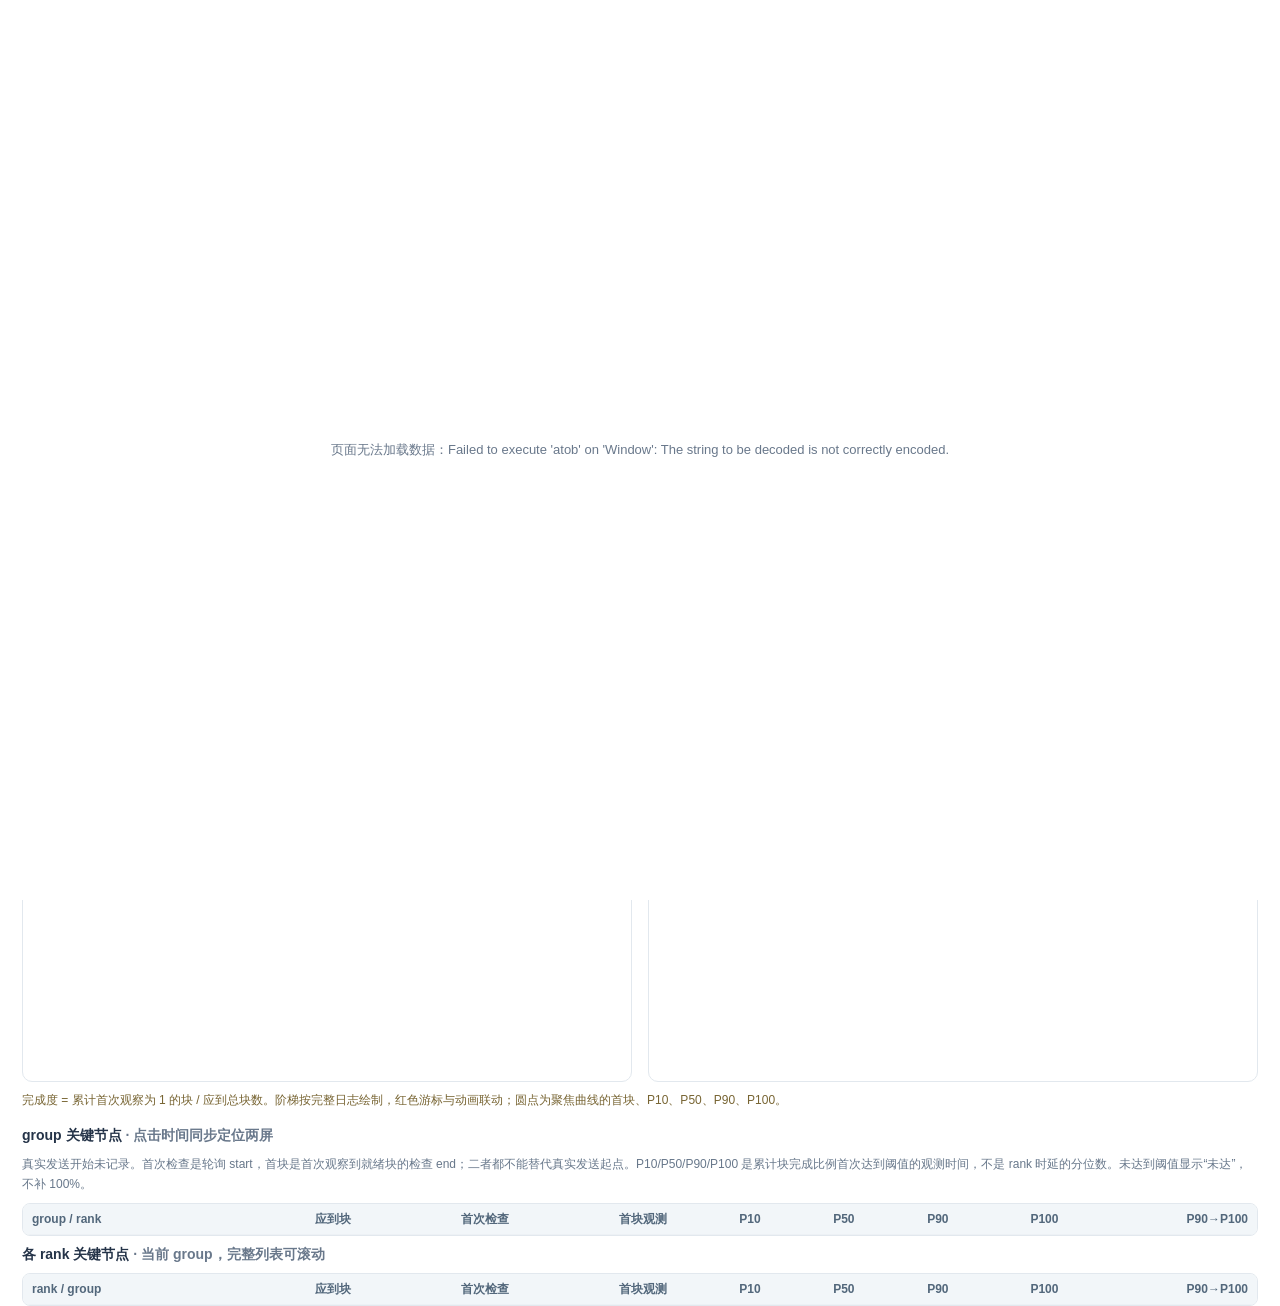
<file: global-packet-flow/assets/viewer.html>
<!doctype html>
<html lang="zh-CN">
<meta charset="utf-8">
<meta name="viewport" content="width=device-width,initial-scale=1">
<title>全局数据包流动网图</title>
<style>
:root{font:13px/1.5 -apple-system,BlinkMacSystemFont,"Segoe UI","PingFang SC",sans-serif;color:#243348;background:#fff;--line:#e2e8ee;--muted:#69788b;--green:#087f79;--red:#dd4e4e}
*{box-sizing:border-box}body{margin:0;background:#fff}button,select,input{font:inherit}button,select{border:1px solid #d5dee7;background:#fff;border-radius:7px;padding:6px 10px;color:inherit}button{cursor:pointer}button:hover{background:#eff6f7}button:focus-visible,select:focus-visible,input:focus-visible{outline:2px solid #087f79;outline-offset:2px}button.primary{background:#173b45;color:#fff;border-color:#173b45}button:disabled{opacity:.45;cursor:default}a{color:#147b86}h1,h2,p{margin:0}h1{font-size:21px;letter-spacing:-.5px;font-weight:650}h2{font-size:14px;font-weight:650}.muted{color:var(--muted)}.mono{font-family:ui-monospace,Menlo,monospace}.pill{border:1px solid var(--line);border-radius:20px;padding:3px 10px;font-size:11px}.amber{color:#946222;background:#fff8e9;border-color:#efdba9}.tag{display:inline-flex;align-items:center;gap:5px}.dot{width:7px;height:7px;border-radius:50%;display:inline-block}.nowrap{white-space:nowrap}
#app{height:100dvh;min-height:680px;display:grid;grid-template-rows:auto auto minmax(255px,1fr) 218px auto;gap:0;padding:0 22px}
header{display:flex;justify-content:space-between;align-items:center;gap:16px;padding:14px 0 10px}header p{font-size:12px;color:var(--muted);margin-top:3px}.headline{display:flex;align-items:center;gap:12px}.controls{display:flex;align-items:center;gap:7px;flex-wrap:wrap;padding:10px 0;border-top:1px solid var(--line);border-bottom:1px solid var(--line)}.controls label{display:flex;align-items:center;gap:4px;font-size:12px}.controls select{max-width:155px}.controls input[type=range]{flex:1;min-width:95px;accent-color:var(--green)}#clock{font-size:12px;min-width:110px;text-align:right}.controls .spacer{width:8px}.overview{min-height:0;display:grid;grid-template-rows:auto auto minmax(0,1fr) auto;padding:10px 0 8px}.overview-head{display:grid;grid-template-columns:1fr 1fr;gap:62px;margin-bottom:4px}.overview-head>div{display:flex;align-items:baseline;justify-content:space-between;gap:8px}.overview-head span{font-size:11px;color:var(--muted)}.boundary{font-size:11px;color:#80672c;display:flex;justify-content:space-between;gap:12px;margin-bottom:5px}.board-wrap{position:relative;min-height:0}#board{width:100%;height:100%;display:block}#hover{position:absolute;display:none;pointer-events:none;background:#183340;color:#fff;border-radius:6px;padding:6px 9px;font-size:12px;max-width:340px;z-index:4}#legend{display:flex;gap:14px;justify-content:space-between;align-items:center;color:var(--muted);font-size:11px;margin-top:5px;flex-wrap:wrap}#legend .tags{display:flex;gap:11px;flex-wrap:wrap}.stats{display:flex;gap:16px}.stats b{color:#263b4e;font-weight:650}.details{border:1px solid var(--line);border-radius:10px;display:grid;grid-template-columns:310px minmax(330px,1fr) 270px;min-height:0;margin-bottom:8px;overflow:hidden}.details>section{min-height:0;padding:10px 13px}.details>section+section{border-left:1px solid var(--line)}.details label{font-size:11px;color:var(--muted)}.detail-head{display:flex;justify-content:space-between;align-items:center;gap:10px;margin-bottom:7px}.picker{display:flex;align-items:center;gap:5px;margin-bottom:6px}.picker input{width:53px;border:1px solid #d5dee7;border-radius:5px;padding:4px}.picker select{min-width:0;width:100%;font-size:12px;padding:4px}.facts{font-size:12px;line-height:1.65}.facts b{font-weight:600}.flag-panel{display:flex;flex-direction:column}.flag-panel p{font-size:11px;color:var(--muted)}#blocks{flex:1;min-height:0;width:100%;display:block;margin-top:2px}#blockFacts{font-size:11px;min-height:32px;color:#456076}.evidence{font-size:11px;overflow:auto}.evidence strong{color:var(--green)}#status{font-size:11px;padding:0 0 8px;display:flex;gap:12px;justify-content:space-between}.error{padding:30px;color:#aa3030}.modal{position:fixed;inset:0;background:#14253460;z-index:10;display:none;align-items:center;justify-content:center}.modal.open{display:flex}.modal article{max-width:780px;max-height:85vh;overflow:auto;border-radius:12px;padding:24px;background:#fff;box-shadow:0 20px 100px #172b4930}.modal h2{font-size:19px;margin-bottom:12px}.modal p{margin:10px 0}.modal li{margin:7px 0}.modal code{overflow-wrap:anywhere;font-size:11px}.modal .close{float:right}#loading{position:fixed;inset:0;background:#fff;z-index:20;display:grid;place-content:center;gap:10px;color:var(--muted)}#mini-status{font-size:11px;color:var(--muted)}
.details>section{padding-top:8px;padding-bottom:8px}
@media(max-width:1250px){#app{padding:0 12px;grid-template-rows:auto auto minmax(250px,1fr) 215px auto}.details{grid-template-columns:255px minmax(300px,1fr) 225px}.controls{gap:5px}.controls button,.controls select{padding:5px 6px}header p{font-size:11px}.headline{gap:7px}h1{font-size:19px}}
@media(max-width:920px){#app{height:auto;min-height:100dvh;grid-template-rows:auto auto 490px auto auto}.details{grid-template-columns:1fr 1.3fr}.evidence{grid-column:1/-1;border-top:1px solid var(--line);max-height:190px}.flag-panel{height:240px}.boundary{display:block}.overview-head{gap:20px}header{align-items:flex-start;flex-wrap:wrap}}
@media(prefers-reduced-motion:reduce){*{scroll-behavior:auto}}
.screen-actions{display:flex;align-items:center;gap:7px;white-space:nowrap}.screen-actions a{border:1px solid var(--line);border-radius:7px;padding:6px 10px;text-decoration:none}.sync-bar{display:flex;justify-content:space-between;gap:14px;padding:8px 0;color:var(--muted);font-size:12px;border-top:1px solid var(--line)}#syncStatus{color:#087f79}#syncStatus.warn{color:#a46325}#viewState{color:#173b45;font-weight:600}.control-summary{padding:16px 0}.control-guide{border-top:1px solid var(--line);padding:18px 0;line-height:1.8}.control-guide h2{margin-bottom:8px}.control-guide p{margin:5px 0}.control-guide details{margin-top:12px}.control-guide code{overflow-wrap:anywhere;font-size:11px}.block-picker{display:flex;gap:8px;align-items:center;margin:10px 0}.block-picker input{width:64px;padding:5px;border:1px solid var(--line);border-radius:5px}
body[data-role=control] #app{height:auto;min-height:100dvh;max-width:1500px;margin:auto;display:flex;flex-direction:column;padding:0 28px}
body[data-role=control] .overview,body[data-role=control] #blocks{display:none}
body[data-role=control] .details{grid-template-columns:1fr 1.1fr 1fr;min-height:250px;margin:2px 0 18px;overflow:visible}
body[data-role=control] .details>section{padding:18px;overflow:visible}
body[data-role=control] #blockFacts{font-size:13px;margin-top:14px;line-height:1.8}
body[data-role=control] .evidence{font-size:12px;line-height:1.8}
body[data-role=control] .evidence p{margin-top:8px}
body[data-role=control] #status{margin-top:auto;padding-top:16px}
body[data-role=visual] #app{grid-template-rows:auto auto minmax(300px,1fr) 185px auto;min-height:680px}
body[data-role=visual] .controls,body[data-role=visual] .control-summary,body[data-role=visual] .control-guide,body[data-role=visual] .details>section:not(.flag-panel),body[data-role=visual] #blockFacts,body[data-role=visual] .block-picker,body[data-role=visual] #about,body[data-role=visual] header p,body[data-role=visual] #slotPrev,body[data-role=visual] #slotNext{display:none}
body[data-role=visual] .details{display:block;margin:4px 0 8px}body[data-role=visual] .flag-panel{height:100%;border:0;padding:8px 16px}body[data-role=visual] .flag-panel>p{display:none}body[data-role=visual] #blocks{max-width:1100px}body[data-role=visual] .detail-head{margin-bottom:0}
@media(max-width:1000px){body[data-role=control] .details{grid-template-columns:1fr}body[data-role=control] .details>section+section{border-left:0;border-top:1px solid var(--line)}body[data-role=control] .flag-panel{height:auto}body[data-role=control] .evidence{max-height:none}header{flex-wrap:wrap}.sync-bar{flex-wrap:wrap}body[data-role=visual] #app{height:100dvh;min-width:780px}}
.view-tabs{display:flex;gap:5px}.view-tabs button{font-size:12px;padding:5px 10px}.view-tabs button.active{color:#fff;background:#173b45;border-color:#173b45}.sync-bar{align-items:center}.trend-panel{min-height:0;padding:12px 0}.trend-settings{display:flex;align-items:center;gap:10px;flex-wrap:wrap;margin-bottom:10px}.trend-settings label{display:flex;align-items:center;gap:6px}.curve-scope{font-size:12px;color:#526679;margin-bottom:8px}.chart-grid{display:grid;grid-template-columns:1fr 1fr;gap:16px;min-height:0}.chart-card{border:1px solid var(--line);border-radius:10px;padding:12px;min-width:0;display:flex;flex-direction:column;min-height:0}.chart-card h2{margin-bottom:7px}.chart-wrap{position:relative;min-height:0;flex:1}.progress-canvas{width:100%;height:100%;display:block}.chart-tip{position:absolute;padding:7px 10px;border-radius:6px;background:#183340;color:#fff;font-size:11px;pointer-events:none;max-width:320px}.chart-tip[hidden]{display:none}.curve-legend{min-height:27px;font-size:11px;color:var(--muted);display:flex;gap:6px;align-items:center;flex-wrap:wrap}.curve-legend button{padding:2px 7px;font-size:11px}.curve-legend button.selected{background:#edf4f9;font-weight:650}.curve-readout{font-size:11px;color:#647488;min-height:20px;margin-top:5px}.curve-notes{font-size:12px;color:#776432;padding:9px 0 0}.milestone-table{margin-top:16px}.milestone-table h2{margin:8px 0}.table-scroll{max-height:290px;overflow:auto;border:1px solid var(--line);border-radius:8px}.table-scroll table{border-collapse:collapse;width:100%;font-size:12px;white-space:nowrap}.table-scroll th,.table-scroll td{padding:6px 9px;text-align:right;border-bottom:1px solid #edf1f5}.table-scroll th:first-child{text-align:left}.table-scroll thead th{position:sticky;top:0;background:#f2f6f9;color:#52677b;z-index:1}.table-scroll button{border:0;background:none;padding:1px 0;color:#197e87;font:inherit}.table-scroll tbody tr:hover{background:#f5fafa}.curve-explain{font-size:12px;color:#68788b;margin:8px 0;line-height:1.7}
body[data-view=flow] .trend-panel{display:none}body[data-view=curves] .overview,body[data-view=curves] .details{display:none}
body[data-role=control] .chart-grid{height:360px}
body[data-role=control] .controls{position:sticky;top:0;z-index:6;background:#fff;box-shadow:0 3px 8px #16334808}
body[data-role=visual][data-view=curves] #app{grid-template-rows:auto auto minmax(0,1fr) auto}
body[data-role=visual] .trend-panel{display:flex;flex-direction:column}body[data-role=visual] .chart-grid{flex:1}body[data-role=visual] .trend-settings,body[data-role=visual] .milestone-table,body[data-role=visual] .curve-explain{display:none}
body[data-role=visual][data-view=flow] .trend-panel{display:none}
@media(max-width:950px){body[data-role=control] .chart-grid{grid-template-columns:1fr;height:700px}.sync-bar{flex-wrap:wrap}}
.bandwidth-panel{min-height:0;padding:12px 0}.bandwidth-panel input[type=number]{width:110px;border:1px solid #d5dee7;border-radius:6px;padding:6px}.bandwidth-now{font-size:13px;color:#173b45;font-weight:600;padding:9px 12px;margin-bottom:10px;background:#eff7f7;border-radius:7px}.bandwidth-actions{display:flex;gap:6px;flex-wrap:wrap;margin:8px 0}.bandwidth-tables{display:grid;grid-template-columns:1fr 1fr;gap:16px}.bandwidth-tables h2{margin:14px 0 6px}.bandwidth-caption{color:#647488;font-size:11px;margin:6px 0}.bandwidth-panel .curve-legend{min-height:35px;line-height:1.5}
body:not([data-view=bandwidth]) .bandwidth-panel,body[data-view=bandwidth] .trend-panel,body[data-view=bandwidth] .overview,body[data-view=bandwidth] .details{display:none}
body[data-role=visual][data-view=bandwidth] #app{grid-template-rows:auto auto minmax(0,1fr) auto}
body[data-role=visual][data-view=bandwidth] .bandwidth-panel{display:flex;flex-direction:column}
body[data-role=visual] .bandwidth-tables,body[data-role=visual] .bandwidth-actions,body[data-role=visual] #bandwidthEvidence{display:none}
@media(max-width:950px){.bandwidth-tables{grid-template-columns:1fr}}
.packet-panel{display:none;min-height:0;padding:8px 0}.packet-toolbar{display:flex;gap:7px;align-items:center;flex-wrap:wrap;margin-bottom:6px}.packet-toolbar label{display:flex;gap:5px;align-items:center}.packet-toolbar button,.packet-toolbar select{font-size:11px;padding:4px 8px}.packet-scope{font-size:12px;color:#456076;margin-bottom:5px}.packet-chart{position:relative;min-height:0;flex:1;border:1px solid var(--line);border-radius:8px;padding:5px}#packetCanvas{width:100%;height:100%;display:block}.packet-note{font-size:11px;color:#80672c;margin:4px 0}.packet-selected{background:#e5f5f2}.packet-list{margin:12px 0}.packet-list .table-scroll{max-height:260px}
body[data-view=packets] .packet-panel,body[data-view=flow][data-packets=ready] .packet-panel{display:flex;flex-direction:column}
body[data-view=packets] .overview,body[data-view=packets] .trend-panel{display:none}
body[data-role=control] .packet-chart{flex:none;height:370px}
body[data-role=visual] .packet-list,body[data-role=visual] .packet-axis-controls{display:none}
body[data-role=visual][data-view=packets] .details{display:none}
body[data-role=visual][data-view=packets] #app{grid-template-rows:auto auto minmax(0,1fr) auto}
body[data-view=packets] #packetExpand{display:none}
/* 控制页只有操作、数据表和证据。所有动态图由独立动画窗口承载。 */
body[data-role=control]:not([data-standalone]) canvas,body[data-role=control]:not([data-standalone]) .chart-grid,body[data-role=control]:not([data-standalone]) .packet-chart{display:none}
body[data-role=control] .details{display:grid}
.window-launcher{display:flex;gap:8px;flex-wrap:wrap;align-items:center;padding:10px 0;border-bottom:1px solid var(--line)}.window-launcher a{padding:6px 10px;border:1px solid var(--line);border-radius:7px;text-decoration:none}.window-launcher p{flex-basis:100%;font-size:12px;color:var(--muted)}
body[data-role=visual] .window-launcher{display:none}.view-tabs{flex-wrap:wrap}.screen-actions{flex-wrap:wrap}.visual-mode{display:none;align-items:center;gap:6px;font-size:12px}body[data-role=visual] .visual-mode{display:flex}
.flag-legend{display:flex;flex-wrap:wrap;gap:10px;color:var(--muted);font-size:11px;margin:4px 0}.flag-summary{font-size:12px;color:#456076;margin:4px 0}
body[data-role=control] .flag-legend{display:none}
body[data-role=visual][data-view=flow] #app{grid-template-rows:auto auto minmax(300px,1fr) 240px auto;min-height:780px}
body[data-role=visual][data-view=flow][data-packets=ready] #app{grid-template-rows:auto auto minmax(230px,1fr) 250px 240px auto;min-height:1000px}
body[data-role=visual][data-view=flow] .details,body[data-role=visual][data-view=flags] .details{display:block}
body[data-role=visual] #blocks{max-width:none;min-height:80px}body[data-role=visual] #slotPrev,body[data-role=visual] #slotNext{display:inline-block}
body[data-view=flags] .overview,body[data-view=flags] .trend-panel,body[data-view=flags] .packet-panel{display:none}
body[data-role=visual][data-view=flags] #app{grid-template-rows:auto auto minmax(350px,1fr) auto}
body[data-role=visual][data-view=flags] #blockFacts{display:block;min-height:44px;font-size:13px}
body[data-role=visual][data-view=flags] .flag-panel{padding:18px}
</style>
<body data-role="__PAGE_ROLE__" data-window-view="__WINDOW_VIEW__" data-view="curves">
<div id="loading"><h2>正在装载全量位图观察</h2><p>只在本地解压，不请求第三方服务。</p></div>
<main id="app">
 <header><div><div class="headline"><h1 id="title">全局数据流</h1><span class="pill" id="scale"></span><span class="pill amber" id="coverage"></span></div><p>在此屏操作和查看证据，将动画页拖到另一块屏幕。动画页点选核或块，会反向定位这里的详情。</p></div><div class="screen-actions"><a id="otherPage" target="_blank" rel="noopener">打开另一页 ↗</a><button id="fullscreen">全屏</button><button id="about">数据来源</button></div></header>
 <div class="sync-bar"><span id="syncStatus">正在建立多屏会话…</span><div class="view-tabs"><button id="showflow">流动网图</button><button id="showflags">到达位图</button><button id="showpackets">信包时序</button><button id="showcurves">完成度曲线</button><button id="showbandwidth">观测带宽</button></div><label class="visual-mode">本窗口<select id="windowMode" aria-label="动画窗口视图模式"><option value="fixed">独立视图</option><option value="follow">跟随控制页</option></select></label><span id="viewState"></span></div>
 <nav class="window-launcher" aria-label="独立动画窗口"><b>打开独立动画页</b><a data-open-view="flow" target="_blank" rel="noopener">流动网图 ↗</a><a data-open-view="flags" target="_blank" rel="noopener">逐块到达位图 ↗</a><a data-open-view="packets" target="_blank" rel="noopener">信包时序 ↗</a><a data-open-view="curves" target="_blank" rel="noopener">完成度曲线 ↗</a><a data-open-view="bandwidth" target="_blank" rel="noopener">观测带宽 ↗</a><p>可重复打开任一页，拖到不同窗口或屏幕自由布局。各页独立选择视图，共享轮次、时间、筛选和所选任务。控制页上方标签用于切换设置与表格，并切换“跟随控制页”的动画窗口。</p></nav>
 <div class="controls">
  <label>轮次<select id="launch" aria-label="kernel launch"></select></label>
  <button class="primary" id="play">播放</button><button id="reset" title="回到开始">↤ 起点</button>
  <input id="timeline" aria-label="播放进度" type="range" min="0" max="1000" value="0"><span id="clock" class="mono"></span>
  <button id="end">末尾 ↦</button><label>速度<select id="speed"><option value="0.5">0.5×</option><option value="1" selected>1×</option><option value="2">2×</option><option value="4">4×</option></select></label>
  <label>group<select id="group"><option value="all">全部</option></select></label>
  <label>来源<select id="sourceRank" aria-label="来源 rank"><option value="all">全部 rank</option></select></label>
  <label>目的<select id="destRank" aria-label="目的 rank"><option value="all">全部 rank</option></select></label>
  <button id="clear">清除筛选</button>
 </div>
 <div class="control-summary"><div id="controlStats"></div></div>
 <section class="overview">
  <div class="overview-head"><div><h2>发送侧 <span id="leftCount"></span></h2><span id="rolesLabel">角色底色 · 填充为对端已观察块比例</span></div><div><h2>接收侧 <span id="rightCount"></span></h2><span>每个小格 = 一个 AIV 负责的到达区域</span></div></div>
  <div class="boundary"><span>按接收 rank 最早 LW epoch 对齐 · 非全局物理时间 · 发送核为源码推导</span><span>连线 = 最近观察窗新增到达；粒子运动仅为视觉提示</span></div>
  <div class="board-wrap"><canvas id="board" aria-label="全部发送和接收 rank 核网图"></canvas><div id="hover"></div></div>
  <div id="legend"><div class="tags"><span class="tag"><i class="dot" style="background:#dce3eb"></i>未观察</span><span class="tag"><i class="dot" style="background:#ebaa96"></i>观察为 0</span><span class="tag"><i class="dot" style="background:#239e96"></i>观察为 1</span><span class="tag"><i class="dot" style="background:#dd4e4e"></i>近期新增</span><span class="tag"><i class="dot" style="background:#154f68"></i>已复制</span><span>空心 = 无有效任务</span></div><div class="stats" id="stats"></div></div>
 </section>
 <section class="trend-panel">
  <div class="trend-settings"><label>rank 口径<select id="curveAxis"><option value="dst">接收 rank</option><option value="src">来源 rank</option></select></label><label>对比 rank 的 group<select id="curveGroup"><option value="all">全部 group</option></select></label><label>聚焦 rank<select id="curveRank"><option value="all">全部 rank 汇总</option></select></label><button id="curveClear">清除曲线聚焦</button><button id="exportProgress">导出全部 rank×group 节点 CSV</button></div>
  <p class="curve-scope" id="curveScope"></p>
  <div class="chart-grid">
   <article class="chart-card"><h2 id="groupChartTitle">不同 group 完成曲线</h2><div class="curve-legend" id="groupCurveLegend"></div><div class="chart-wrap"><canvas id="groupProgress" class="progress-canvas" aria-label="group 时间完成度曲线"></canvas><div class="chart-tip" id="groupProgressTip" hidden></div></div><p class="curve-readout" id="groupProgressReadout"></p></article>
   <article class="chart-card"><h2 id="rankChartTitle">不同 rank 完成曲线</h2><div class="curve-legend" id="rankCurveLegend"></div><div class="chart-wrap"><canvas id="rankProgress" class="progress-canvas" aria-label="rank 时间完成度曲线"></canvas><div class="chart-tip" id="rankProgressTip" hidden></div></div><p class="curve-readout" id="rankProgressReadout"></p></article>
  </div>
  <div class="curve-notes"><p id="curveClockNote"></p><p>完成度 = 累计首次观察为 1 的块 / 应到总块数。阶梯按完整日志绘制，红色游标与动画联动；圆点为聚焦曲线的首块、P10、P50、P90、P100。</p></div>
  <div class="milestone-table"><h2>group 关键节点 <span class="muted">· 点击时间同步定位两屏</span></h2><p class="curve-explain">真实发送开始未记录。首次检查是轮询 start，首块是首次观察到就绪块的检查 end；二者都不能替代真实发送起点。P10/P50/P90/P100 是累计块完成比例首次达到阈值的观测时间，不是 rank 时延的分位数。未达到阈值显示“未达”，不补 100%。</p><div class="table-scroll"><table><thead><tr><th>group / rank</th><th>应到块</th><th>首次检查</th><th>首块观测</th><th>P10</th><th>P50</th><th>P90</th><th>P100</th><th>P90→P100</th></tr></thead><tbody id="groupMilestones"></tbody></table></div><h2>各 rank 关键节点 <span class="muted">· 当前 group，完整列表可滚动</span></h2><div class="table-scroll"><table><thead><tr><th>rank / group</th><th>应到块</th><th>首次检查</th><th>首块观测</th><th>P10</th><th>P50</th><th>P90</th><th>P100</th><th>P90→P100</th></tr></thead><tbody id="rankMilestones"></tbody></table></div></div>
 </section>
 <section class="bandwidth-panel">
  <div class="trend-settings"><label>rank 组成<select id="bwAxis"><option value="dst">接收 rank</option><option value="src">来源 rank</option></select></label><label>group<select id="bwGroup"><option value="all">全部 group</option></select></label><label>rank<select id="bwRank"><option value="all">全部 rank</option></select></label><label><input id="bwLocal" type="checkbox">包含本机复制</label><label>测量区间<select id="bwMode"><option value="adjacent">相邻观测点</option><option value="window">固定 tick 窗口</option></select></label><label>窗口 tick<input id="bwWindow" type="number" min="1" value="1000"></label></div>
  <div class="trend-settings"><label>每包 B<input id="bwPacketBytes" type="number" min="1" step="1" value="512"></label><label>每 cycle μs<input id="bwCycleUs" type="number" min="0" step="any" placeholder="未配置"></label><label>纵轴<select id="bwUnit"><option value="packets">包/tick（原始）</option><option value="gbps" disabled>GB/s（配置换算）</option></select></label><label>参考上限<input id="bwCapacity" type="number" min="0" step="any" placeholder="可选"><span id="bwCapacityUnit">包/tick</span></label></div>
  <p class="curve-scope" id="bandwidthScope"></p><p class="bandwidth-now" id="bandwidthNow"></p>
  <div class="bandwidth-actions"><button id="bwPrevious">← 上一测量区间</button><button id="bwNext">下一测量区间 →</button><button id="bwZoom">放大游标 ±1000 tick</button><button id="bwFull">查看全程</button><button id="bwExport">导出区间与组成 CSV</button></div>
  <div class="chart-grid">
   <article class="chart-card"><h2>总吞吐与 group 组成</h2><div id="bwGroupLegend" class="curve-legend"></div><div class="chart-wrap"><canvas id="groupsBandwidth" class="progress-canvas" aria-label="按 group 堆叠的时间带宽曲线"></canvas><div class="chart-tip" id="groupsBandwidthTip" hidden></div></div></article>
   <article class="chart-card"><h2>总吞吐与 rank 组成</h2><div id="bwRankLegend" class="curve-legend"></div><div class="chart-wrap"><canvas id="ranksBandwidth" class="progress-canvas" aria-label="按 rank 堆叠的时间带宽曲线"></canvas><div class="chart-tip" id="ranksBandwidthTip" hidden></div></div></article>
  </div>
  <p class="bandwidth-caption">彩色堆叠 + 深色线：像素区间内按时间加权的均值；灰色细线：原区间峰值。红线：共享游标。点击图定位原始区间，两图的总量一致。</p>
  <p class="curve-notes">观测吞吐 = 新增首次就绪包数 / tick 差。1 包 = 1 个 flag 块，并非网卡报文。接收 rank 入口分别对齐，未经全局时钟校准；轮询批量与间隔会制造尖峰，不能据此认定物理链路已满或空闲。</p>
  <p class="curve-explain" id="bandwidthEvidence"></p>
  <div class="bandwidth-tables">
   <section><h2>当前区间 · group 构成</h2><div class="table-scroll"><table><thead><tr><th>group</th><th>新增包</th><th>包/tick</th><th>估算 GB/s</th><th>占比</th></tr></thead><tbody id="bwGroupRows"></tbody></table></div></section>
   <section><h2>当前区间 · rank 构成</h2><div class="table-scroll"><table><thead><tr><th>rank</th><th>新增包</th><th>包/tick</th><th>估算 GB/s</th><th>占比</th></tr></thead><tbody id="bwRankRows"></tbody></table></div></section>
  </div>
  <p class="curve-explain">表格列出当前区间有新增观测包的全部贡献者，点击名称可聚焦；各表独立相加都等于总吞吐，不能把两表相加。未列出的对象在本区间无新增观测，不等于链路空闲。首测包数不计入差分区间；未观测到的包不补零。CSV 的 total / groups / ranks 是三种统计口径，total 包括零增量区间。GB/s = 包/tick × B/包 ÷ (μs/cycle) ÷ 1000；一个 tick 按一个 cycle 换算。参考上限由用户输入，显示的是参考比，未经校准不能称为实测利用率。</p>
 </section>
 <section class="packet-panel">
  <div class="packet-toolbar"><h2>原子信包时序</h2><button id="packetExpand">展开时序图 ↗</button><label class="packet-axis-controls">视角<select id="packetAxis"><option value="src">发送端优先</option><option value="dst">接收端优先</option></select></label><label class="packet-axis-controls">每页组合<select id="packetRows"><option value="8">8</option><option value="16">16</option><option value="32">32</option></select></label><button id="packetPrev">← 上页</button><span id="packetPageLabel"></span><button id="packetNext">下页 →</button><button id="packetZoom">游标 ±1000 tick</button><button id="packetFull">全程</button></div>
  <p class="packet-scope" id="packetScope"></p>
  <div class="packet-chart"><canvas id="packetCanvas" aria-label="来源目的组合的原子信包观测时序图"></canvas><div id="packetTip" class="chart-tip" hidden></div></div>
  <p class="packet-note">横轴：首次就绪观测 end，真实发送时刻未记录。每点 1 个 flag 包；灰色尚未到时，绿色已观测完成。同行微错开仅为显示；重合点点击展开。时钟按接收 rank 对齐，非全局物理时间。</p>
  <div class="packet-list"><h2>所选位置的全部原子包</h2><p id="packetPick" class="curve-explain"></p><div class="packet-toolbar"><button id="packetListPrev">← 前 64 包</button><button id="packetListNext">后 64 包 →</button></div><div class="table-scroll"><table><thead><tr><th>task / slot / block（点击定位）</th><th>当前状态</th><th>group</th><th>发送→接收 AIV</th><th>首次检查区间</th><th>原始记录</th></tr></thead><tbody id="packetRowsBody"></tbody></table></div></div>
 </section>
 <div class="details">
  <section><div class="detail-head"><h2>接收区域钻取</h2><span id="mini-status"></span></div><div class="picker"><label>rank <input id="rxRank" type="number" min="0" value="61" aria-label="接收 rank"></label><label>AIV <input id="rxCore" type="number" min="0" value="20" aria-label="接收 AIV"></label><button id="locate">定位</button></div><div class="picker"><select id="task" aria-label="来源专家任务"></select></div><div class="facts" id="flowFacts"></div><div style="display:flex;gap:6px;margin-top:7px"><button id="prev">← 上一观察</button><button id="next">下一观察 →</button></div></section>
  <section class="flag-panel"><div class="detail-head"><h2 id="blockTitle">token slot × block</h2><div class="picker" style="margin:0"><button id="slotPrev" title="上一组 slot">‹</button><span id="slotPage" class="muted"></span><button id="slotNext" title="下一组 slot">›</button></div></div><p>列为 block 编号；行是接收 slot，不是源 tokenId。动画页点选一块可回看原始记录。</p><div class="flag-legend"><span>灰色：未观察</span><span style="color:#ad705a">浅橙：观察为 0</span><span style="color:#128e85">青色：观察为 1</span><span style="color:#154f68">深蓝：已复制</span><span style="color:#dd4e4e">红框：选中块</span></div><div class="flag-summary" id="flagSummary"></div><div class="block-picker"><label>slot <input id="blockSlot" type="number" min="0" value="0" aria-label="接收 slot"></label><label>block <input id="blockIndex" type="number" min="0" value="0" aria-label="块编号"></label><button id="selectBlock">查看此块</button></div><canvas id="blocks" aria-label="所选任务的逐块到达位图"></canvas><div id="blockFacts"></div></section>
  <section class="evidence"><h2>当前证据</h2><div id="evidence"></div></section>
 </div>
 <section class="control-guide"><h2>如何读这张网图</h2><p>动画屏左边是全部发送 rank 与 AIV，右边是全部接收对象。格子的填充表示接收侧观察到的数据块比例；底部展开所选来源任务的 slot × block 位图。</p><p>灰色：尚未观察；浅橙：已观察为 0；青色：已观察为 1；深蓝：已复制。空心核没有有效任务。连线汇总最近观察窗内的新增块，最多绘制 160 条，计数和位图仍使用全量数据。</p><p><b>时间边界：</b>按各接收 rank 最早 LW epoch 对齐，不是全局物理时间。发送核由源码推导；粒子运动只提示流向，不能据此推算网络延迟或带宽。</p><p id="sessionHelp"></p><details><summary>展开附件、源码与完整证据边界</summary><div id="inlineAbout"></div></details></section>
 <footer id="status"><span id="lineStatus"></span><span id="health"></span></footer>
</main>
<div id="modal" class="modal" role="dialog" aria-modal="true" aria-label="数据来源与时间语义"><article><button class="close" id="closeAbout">关闭</button><h2>数据来源与时间语义</h2><div id="aboutText"></div></article></div>
<script id="packed" type="application/octet-stream">__PACKED_MODEL__</script>
<script>__SYNC_SCRIPT__</script>
<script>__PROGRESS_SCRIPT__</script>
<script>__BANDWIDTH_SCRIPT__</script>
<script>__PACKETS_SCRIPT__</script>
<script>
'use strict';
const $=id=>document.getElementById(id), GROUP_COLORS=['#4b72d4','#129b92','#d99b35','#9b68bb'], count=n=>Number(n).toLocaleString('zh-CN');
let M,L,t=0,duration=1,playing=false,lastFrame=0,events=[],cursor=0,taskObs=[],accepted=[],rxTotals,txTotals,rxReady,txReady,rxKnown,rxCopied,totals={},selectedRank=61,selectedCore=20,selectedTask=-1,selectedBlock=0,slotPage=0,geometry,blockGeometry,activeLinks=[],lastDetail=-1;
const canvas=$('board'),ctx=canvas.getContext('2d'),bc=$('blocks'),bx=bc.getContext('2d');
const motionReduced=matchMedia('(prefers-reduced-motion: reduce)').matches;
const ROLE=document.body.dataset.role,SESSION=new URLSearchParams(location.search).get('session')||'latest';
const VIEWS=['flow','flags','packets','curves','bandwidth'],VIEW_NAMES={flow:'流动网图',flags:'到达位图',packets:'信包时序',curves:'完成度曲线',bandwidth:'观测带宽'};
let windowView=new URLSearchParams(location.search).get('view')||document.body.dataset.windowView||'follow';
if(!VIEWS.includes(windowView))windowView='follow';
function setWindowView(view){windowView=view;const url=new URL(location.href);url.searchParams.set('view',view);history.replaceState(null,'',url);if(shared)applyShared(shared);}
let shared,session,syncReady=false,appliedLaunch=-1,appliedFilters='',appliedSelection='',raf=0;
function pop(n){n=n-((n>>>1)&0x55555555);n=(n&0x33333333)+((n>>>2)&0x33333333);return (((n+(n>>>4))&0x0f0f0f0f)*0x01010101)>>>24}
function color(g){return g<0?'#9a8b70':GROUP_COLORS[g%4]}
function fit(c){let r=c.getBoundingClientRect(),d=devicePixelRatio||1;c.width=Math.round(r.width*d);c.height=Math.round(r.height*d);c.getContext('2d').setTransform(d,0,0,d,0,0);return [r.width,r.height]}
function addText(parent,text,tag='p'){let e=document.createElement(tag);e.textContent=text;parent.append(e);return e}
function buildRun(index){
 L=M.launches[index];duration=Math.max(...L.coreEnd.filter(v=>v!==null));taskObs=Array.from({length:L.tasks.length},()=>[]);events=[];
 const masks=L.tasks.map(x=>new Uint32Array(x[4])),seen=L.tasks.map(x=>new Uint8Array(x[4]));
 for(let oi=0;oi<L.observations.length;oi++){
  const o=L.observations[oi],[task,start,end,copied,begin,words]=o;let nr=0,nk=0;taskObs[task].push(o);
  for(let j=0;j<words.length;j++){let slot=begin+j;nr+=pop(words[j]&~masks[task][slot]);masks[task][slot]|=words[j];if(!seen[task][slot]){nk+=M.blocksPerToken;seen[task][slot]=1}}
  events.push([end,task,nr,nk,0,oi]);if(copied)events.push([copied,task,0,0,words.length*M.blocksPerToken,oi]);
 }
 events.sort((a,b)=>a[0]-b[0]||a[1]-b[1]);
 selectedRank=Math.min(selectedRank,M.ranks-1);selectedCore=Math.min(selectedCore,M.cores-1);filterTasks();pickCore(selectedRank,selectedCore,false);
 const exemplar=L.tasks.findIndex(x=>x[0]===30&&x[1]===61&&x[2]===20&&x[3]===1);
 if(exemplar>=0){selectedTask=exemplar;$('task').value=String(exemplar)}
 seek(exemplar>=0?taskObs[exemplar][0][2]:0);$('health').textContent=`全部数据参与统计 · dropped=${count(L.dropped)} · ${count(L.observations.length)} 次原始检查`;
}
function filterTasks(){
 const g=$('group').value,s=$('sourceRank').value,d=$('destRank').value,n=M.ranks*M.cores;
 rxTotals=new Uint32Array(n);txTotals=new Uint32Array(n);let all=0;
 accepted=L.tasks.map(x=>{const ok=(g==='all'||x[6]===+g)&&(s==='all'||x[0]===+s)&&(d==='all'||x[1]===+d);if(ok){let b=x[4]*M.blocksPerToken;rxTotals[x[1]*M.cores+x[2]]+=b;if(x[5]>=0)txTotals[x[0]*M.cores+x[5]]+=b;all+=b}return ok});
 document.body.dataset.packets=PacketTimeline.scope(M.ranks,s,d).eligible?'ready':'large';
 totals={expected:all,ready:0,known:0,copied:0};resetState();
}
function resetState(){let n=M.ranks*M.cores;rxReady=new Uint32Array(n);txReady=new Uint32Array(n);rxKnown=new Uint32Array(n);rxCopied=new Uint32Array(n);totals.ready=totals.known=totals.copied=0;cursor=0}
function seek(value){
 const target=Math.max(0,Math.min(duration,value));if(target<t||cursor===0)resetState();t=target;
 while(cursor<events.length&&events[cursor][0]<=t){const e=events[cursor++];if(!accepted[e[1]])continue;const task=L.tasks[e[1]],rx=task[1]*M.cores+task[2],tx=task[0]*M.cores+task[5];rxReady[rx]+=e[2];rxKnown[rx]+=e[3];rxCopied[rx]+=e[4];if(task[5]>=0)txReady[tx]+=e[2];totals.ready+=e[2];totals.known+=e[3];totals.copied+=e[4]}
 $('timeline').value=Math.round(t/duration*1000);$('clock').textContent=`${count(Math.round(t))} tick`;
 $('stats').innerHTML=`<span>就绪 <b>${(totals.expected?totals.ready/totals.expected*100:0).toFixed(1)}%</b></span><span>块 <b>${count(totals.ready)} / ${count(totals.expected)}</b></span><span>未观察 <b>${count(totals.expected-totals.known)}</b></span>`;
 draw();updateDetail();drawProgress();drawBandwidth();drawPackets();
}
function layout(w,h){const gap=62,pw=(w-gap)/2,scope=packetScope(),sides=[scope.sources,scope.destinations].map(ranks=>{const columns=Math.ceil(Math.sqrt(ranks.length)),rows=Math.ceil(ranks.length/columns);return {ranks,positions:new Map(ranks.map((r,i)=>[r,i])),columns,rows,cw:pw/columns,ch:h/rows}});return {w,h,gap,pw,sides,coreCols:14,coreRows:Math.ceil(M.cores/14)}}
function rankBox(side,rank){const g=geometry,s=g.sides[side],index=s.positions.get(rank);return {x:(side?g.pw+g.gap:0)+(index%s.columns)*s.cw,y:Math.floor(index/s.columns)*s.ch,w:s.cw,h:s.ch};}
function cell(side,rank,core){const g=geometry,r=rankBox(side,rank),label=Math.min(22,r.h*.25),sx=(r.w-8)/g.coreCols,sy=(r.h-label-5)/g.coreRows,size=Math.min(sx-2,sy-2,g.sides[side].ranks.length<=4?26:8);if(core<0)return {x:r.x+r.w/2,y:r.y+label,size:2};return {x:r.x+4+(core%g.coreCols)*sx+sx/2,y:r.y+label+Math.floor(core/g.coreCols)*sy+sy/2,size:Math.max(1.8,size)}}
function draw(){
 if(ROLE!=='visual'||document.body.dataset.view!=='flow')return;
 let [w,h]=fit(canvas);geometry=layout(w,h);ctx.clearRect(0,0,w,h);const g=geometry;
 for(let side=0;side<2;side++)for(const r of g.sides[side].ranks){
  const box=rankBox(side,r),{x,y,w:cw,h:ch}=box,sel=side&&r===selectedRank;
  ctx.fillStyle=sel?'#f0f9f8':'#fff';ctx.fillRect(x+1,y+1,cw-3,ch-3);ctx.strokeStyle=sel?'#85bfb9':'#e8edf2';ctx.lineWidth=sel?1.2:.6;ctx.strokeRect(x+1,y+1,cw-3,ch-3);
  ctx.font=`${Math.max(8,Math.min(13,ch*.2))}px -apple-system,sans-serif`;ctx.fillStyle=sel?'#087f79':'#617084';ctx.fillText('R'+String(r).padStart(2,'0'),x+5,y+Math.min(16,ch*.22));
  for(let c=0;c<M.cores;c++){const p=cell(side,r,c),idx=r*M.cores+c,total=side?rxTotals[idx]:txTotals[idx],ready=side?rxReady[idx]:txReady[idx],ratio=total?ready/total:0;
   ctx.fillStyle=side?'#e1e7ee':(M.roles.find(v=>c>=v.begin&&c<v.end)?.color||'#dce3eb');ctx.globalAlpha=(!side&&c<28)?.65:1;ctx.fillRect(p.x-p.size/2,p.y-p.size/2,p.size,p.size);ctx.globalAlpha=1;
   if(side&&total&&rxKnown[idx]){const known=rxKnown[idx]/total;ctx.fillStyle='#ebaa96';ctx.fillRect(p.x-p.size/2,p.y+p.size/2-p.size*known,p.size,p.size*known)}
   if(total&&ratio>0){ctx.fillStyle=side?'#239e96':'#2d9a9d';ctx.fillRect(p.x-p.size/2,p.y+p.size/2-p.size*ratio,p.size,p.size*ratio)}
   if(side&&total&&rxCopied[idx]===total){ctx.fillStyle='#154f68';ctx.fillRect(p.x-p.size/2,p.y-p.size/2,p.size,p.size)}
   if(side&&!total){ctx.clearRect(p.x-p.size/2+.7,p.y-p.size/2+.7,Math.max(.1,p.size-1.4),Math.max(.1,p.size-1.4));}
   if((side&&r===selectedRank&&c===selectedCore)||(!side&&selectedTask>=0&&L.tasks[selectedTask][0]===r&&L.tasks[selectedTask][5]===c)){ctx.strokeStyle='#dd4e4e';ctx.lineWidth=1.6;ctx.strokeRect(p.x-p.size/2-2,p.y-p.size/2-2,p.size+4,p.size+4)}
   if(p.size>=13){ctx.font='9px sans-serif';ctx.fillStyle='#254357';ctx.textAlign='center';ctx.fillText(c,p.x,p.y+3);ctx.textAlign='left';}
  }
 }
 const span=duration*.055,edges=new Map();let winBlocks=0;
 for(let i=cursor-1;i>=0&&events[i][0]>=t-span;i--){const e=events[i];if(!accepted[e[1]]||!e[2])continue;const task=L.tasks[e[1]],key=[task[0],task[5],task[1],task[2],task[6]].join('/');winBlocks+=e[2];let edge=edges.get(key);if(!edge){edge={task,blocks:0,time:e[0]};edges.set(key,edge)}edge.blocks+=e[2]}
 const selected=e=>e.task[1]===selectedRank&&e.task[2]===selectedCore;
 activeLinks=Array.from(edges.values()).sort((a,b)=>Number(selected(b))-Number(selected(a))||b.blocks-a.blocks);const budget=160,shown=activeLinks.slice(0,budget);
 // 保留全部核与 rank 标题；连线只经过核心格和中间通道，不盖住 rank 标签。
 ctx.save();ctx.beginPath();ctx.rect(g.pw,0,g.gap,h);for(let side=0;side<2;side++)for(const r of g.sides[side].ranks){const b=rankBox(side,r),label=Math.min(22,b.h*.25);ctx.rect(b.x,b.y+label,b.w,b.h-label)}ctx.clip();
 for(let e of shown){const a=e.task,p=cell(0,a[0],a[5]),q=cell(1,a[1],a[2]);let highlight=selected(e),alpha=highlight?.76:.13;
  ctx.strokeStyle=color(a[6]);ctx.globalAlpha=alpha;ctx.lineWidth=highlight?1.7:.6+Math.min(e.blocks/250,1);ctx.beginPath();ctx.moveTo(p.x,p.y);ctx.bezierCurveTo(g.pw+16,p.y,g.pw+g.gap-16,q.y,q.x,q.y);ctx.stroke();
  if(highlight||shown.length<45){const z=playing&&!motionReduced?(performance.now()/1300+e.time/span)%1:1,iz=1-z,c1=g.pw+16,c2=g.pw+g.gap-16;let px=iz**3*p.x+3*iz**2*z*c1+3*iz*z*z*c2+z**3*q.x,py=iz**3*p.y+3*iz**2*z*p.y+3*iz*z*z*q.y+z**3*q.y;ctx.fillStyle='#db504c';ctx.globalAlpha=.95;ctx.beginPath();ctx.arc(px,py,highlight?2.5:1.5,0,Math.PI*2);ctx.fill()}
  ctx.globalAlpha=1;
 }
 ctx.restore();ctx.fillStyle='#fff';ctx.fillRect(g.pw+1,0,g.gap-2,18);ctx.fillStyle='#7c8b9d';ctx.font='10px sans-serif';ctx.textAlign='center';ctx.fillText('观察流向',g.pw+g.gap/2,12);ctx.textAlign='left';
 $('lineStatus').textContent=`观察窗 ${count(Math.round(span))} tick · 新观察 ${count(winBlocks)} 块 · ${count(edges.size)} 条合并边，绘制 ${shown.length} 条（选中优先，余按块数；统计不采样）`;
 $('leftCount').textContent=`${g.sides[0].ranks.length} rank · ${g.sides[0].ranks.length*M.cores} 核`;$('rightCount').textContent=`${g.sides[1].ranks.length} rank · ${g.sides[1].ranks.length*M.cores} 核`;
 canvas.dataset.sources=g.sides[0].ranks.join(',');canvas.dataset.destinations=g.sides[1].ranks.join(',');canvas.dataset.visibleNodes=String((g.sides[0].ranks.length+g.sides[1].ranks.length)*M.cores);canvas.dataset.ready=String(totals.ready);canvas.dataset.expected=String(totals.expected);
}
function pickCore(rank,core,redraw=true){selectedRank=rank;selectedCore=core;$('rxRank').value=rank;$('rxCore').value=core;$('task').replaceChildren();let ids=[];L.tasks.forEach((a,i)=>{if(accepted[i]&&a[1]===rank&&a[2]===core)ids.push(i)});for(let i of ids){let a=L.tasks[i];$('task').add(new Option(`来源 R${a[0]} · 专家 ${a[3]} · ${a[4]} token`,i))}selectedTask=ids.find(i=>L.tasks[i][4]>0)??ids[0]??-1;if(selectedTask>=0)$('task').value=selectedTask;slotPage=0;selectedBlock=0;$('mini-status').textContent=`筛选内 ${ids.length} 个来源任务`;if(redraw){draw();updateDetail()}}
function taskState(id,time){const task=L.tasks[id],masks=new Uint32Array(task[4]),known=new Uint8Array(task[4]),copies=new Uint8Array(task[4]);let current=null;for(const o of taskObs[id]){if(o[2]>time)break;current=o;for(let i=0;i<o[5].length;i++){masks[o[4]+i]=o[5][i];known[o[4]+i]=1;if(o[3]&&o[3]<=time)copies[o[4]+i]=1}}return {masks,known,copies,current}}
function updateDetail(){
 const evidence=$('evidence');evidence.replaceChildren();
 if(selectedTask<0){$('flowFacts').textContent='当前筛选内没有与选中核关联的 LW 来源任务。';$('blockTitle').textContent='无到达区域';$('blockFacts').textContent='无任务与缺失数据不同。';$('flagSummary').textContent='当前范围无任务';$('slotPage').textContent='无任务';for(const id of ['slotPrev','slotNext','prev','next'])$(id).disabled=true;let[w,h]=fit(bc);bx.clearRect(0,0,w,h);bc.dataset.ready='0';addText(evidence,'当前范围没有关联任务，不能视为等待未结束。');blockGeometry=null;return}
 const a=L.tasks[selectedTask],state=taskState(selectedTask,t),obs=state.current,ready=Array.from(state.masks).reduce((n,v)=>n+pop(v),0),total=a[4]*M.blocksPerToken;
 const known=state.known.reduce((n,v)=>n+v*M.blocksPerToken,0),copied=state.copies.reduce((n,v)=>n+v*M.blocksPerToken,0);
 $('flagSummary').textContent=`就绪 ${count(ready)} / ${count(total)} 块（${(total?ready/total*100:0).toFixed(1)}%） · 观察为 0 ${count(known-ready)} · 未观察 ${count(total-known)} · 已复制 ${count(copied)}`;
 $('flowFacts').innerHTML=`<b>R${a[0]} / AIV${a[5]<0?'未知':a[5]}</b> → <b>R${a[1]} / AIV${a[2]}</b><br>localExpert ${a[3]} · ${a[6]<0?'本机复制':'group '+a[6]} · 就绪 ${ready}/${total} 块<br><span class="muted">发送核：源码推导；接收核：日志实测</span>`;
 $('blockTitle').textContent=(ROLE==='visual'?`R${a[0]} / AIV${a[5]<0?'未知':a[5]} → R${a[1]} / AIV${a[2]} · 专家 ${a[3]} · `:'到达区域 · ')+`${a[4]} slot × ${M.blocksPerToken} 块`;$('prev').disabled=!taskObs[selectedTask].some(o=>o[2]<t);$('next').disabled=!taskObs[selectedTask].some(o=>o[2]>t);
 if(!accepted[selectedTask])addText(evidence,'当前任务不在概览筛选范围中；详情仍保留。');
 if(obs){addText(evidence,`rank${a[1]}.log · L${obs[7]} · record ${obs[6]}`,'strong');addText(evidence,`检查区间 [${count(obs[1])}, ${count(obs[2])}] tick（接收 rank 相对起点）`);addText(evidence,`原始 end tick：${(BigInt(L.origins[a[1]])+BigInt(obs[2])).toString()}`);addText(evidence,obs[3]&&obs[3]<=t?`这批已复制：${count(obs[3])} tick`:'这条观察尚无已完成复制标记。');}
 else addText(evidence,a[4]?'此刻尚未检查这一来源任务；灰色不表示 flag=0。':'日志明确记录 tokenCount=0。');
 addText(evidence,`块 ${M.blockBytes}B = ${M.payloadBytes}B 载荷区 + ${M.flagBytes}B 标志区。`);
 drawBlocks(state);inspectBlock(selectedBlock,state);
}
function drawBlocks(state){
 let[w,h]=fit(bc);bx.clearRect(0,0,w,h);const a=L.tasks[selectedTask],pageSize=8,maxPage=Math.max(0,Math.ceil(a[4]/pageSize)-1);slotPage=Math.max(0,Math.min(slotPage,maxPage));let start=slotPage*pageSize,rows=Math.min(pageSize,a[4]-start),left=49,top=17,sw=(w-left-5)/M.blocksPerToken,sh=Math.min(document.body.dataset.view==='flags'?56:18,(h-top-2)/Math.max(1,rows));
 $('slotPage').textContent=a[4]?`${start}–${start+rows-1} / ${a[4]}`:'0 slot';$('slotPrev').disabled=slotPage===0;$('slotNext').disabled=slotPage===maxPage;
 if(ROLE!=='visual')return;
 bx.font='10px ui-monospace,monospace';bx.textAlign='center';bx.fillStyle='#6e7d90';for(let b=0;b<M.blocksPerToken;b++)bx.fillText(b,left+(b+.5)*sw,12);bx.textAlign='left';
 for(let r=0;r<rows;r++){let slot=start+r;bx.fillStyle='#6e7d90';bx.fillText('slot '+slot,0,top+r*sh+sh*.7);for(let b=0;b<M.blocksPerToken;b++){let set=(state.masks[slot]>>>b)&1;bx.fillStyle=!state.known[slot]?'#e1e7ee':set?(state.copies[slot]?'#154f68':'#259f97'):'#f5d8cd';let x=left+b*sw+1,y=top+r*sh+1;bx.fillRect(x,y,sw-3,Math.max(2,sh-3));if(slot*M.blocksPerToken+b===selectedBlock){bx.strokeStyle='#dd4e4e';bx.lineWidth=2;bx.strokeRect(x,y,sw-3,Math.max(2,sh-3))}}}
 blockGeometry={left,top,sw,sh,start,rows};bc.dataset.ready=String(Array.from(state.masks).reduce((n,v)=>n+pop(v),0));bc.dataset.slotStart=start;bc.dataset.rows=rows;bc.dataset.task=selectedTask;bc.dataset.tick=Math.round(t);
}
function inspectBlock(index,state){const a=L.tasks[selectedTask];if(!a[4]){$('blockFacts').textContent='零 token 任务，没有 flag 块需要接收。';return}index=Math.max(0,Math.min(a[4]*M.blocksPerToken-1,index));selectedBlock=index;const slot=Math.floor(index/M.blocksPerToken),block=index%M.blocksPerToken;let first=null,lastZero=null;for(const o of taskObs[selectedTask]){if(o[2]>t)break;let k=slot-o[4];if(k<0||k>=o[5].length)continue;if((o[5][k]>>>block)&1){if(!first)first=o}else if(!first)lastZero=o}
 let text=`slot ${slot} / block ${block} · `;
 if(first)text+=`首次 1：record ${first[6]}，检查 [${count(first[1])}, ${count(first[2])}]；到达范围 (${lastZero?count(lastZero[1]):'未知'}, ${count(first[2])}] tick`;
 else text+=lastZero?`最近观察为 0：record ${lastZero[6]}，检查 [${count(lastZero[1])}, ${count(lastZero[2])}] tick；未观察到 1`:'尚未观察，真实到达状态未知';
 $('blockFacts').textContent=text;
}
const durations=[];
function runDuration(index){return durations[index]??(durations[index]=Math.max(...M.launches[index].coreEnd.filter(v=>v!==null)))}
function clockTick(s,now=Date.now()){return Math.max(0,Math.min(runDuration(s.launch),s.tick+(s.playing?Math.max(0,now-s.at)/20000*runDuration(s.launch)*s.speed:0)))}
function selectCoreState(s,rank,core){
 s.rank=Math.max(0,Math.min(M.ranks-1,Math.trunc(Number(rank))||0));s.core=Math.max(0,Math.min(M.cores-1,Math.trunc(Number(core))||0));
 const tasks=M.launches[s.launch].tasks,ids=[];tasks.forEach((a,i)=>{if(a[1]===s.rank&&a[2]===s.core&&PacketTimeline.matches(a,s))ids.push(i)});
 s.task=ids.find(i=>tasks[i][4]>0)??ids[0]??-1;s.block=0;s.page=0;
}
function reconcileFocus(s){
 const tasks=M.launches[s.launch].tasks,valid=a=>PacketTimeline.matches(a,s);
 if(s.task>=0&&tasks[s.task]&&valid(tasks[s.task]))return;
 const i=tasks.findIndex(a=>valid(a)&&a[4]&&a[1]===s.rank&&a[2]===s.core),j=i>=0?i:tasks.findIndex(a=>valid(a)&&a[4]),k=j>=0?j:tasks.findIndex(valid);
 if(k>=0){s.task=k;s.rank=tasks[k][1];s.core=tasks[k][2];}else{s.task=-1;s.rank=s.destRank==='all'?0:Number(s.destRank);s.core=0;}
 s.block=s.page=0;
}
function resetPacketFocus(s){s.packetPage=s.packetListPage=s.packetFrom=s.packetTo=0;delete s.packetPairSrc;delete s.packetPairDst;delete s.packetPickFrom;delete s.packetPickTo;}
function choosePacket(s,p){const a=M.launches[s.launch].tasks[p.task];if(!a||!PacketTimeline.matches(a,s))return;s.task=p.task;s.rank=a[1];s.core=a[2];s.block=p.slot*M.blocksPerToken+p.block;s.page=Math.floor(p.slot/8);s.tick=p.end??p.tick;s.playing=false;}
function reduceState(previous,action,now){
 const s={...previous,tick:clockTick(previous,now),at:now};if(s.tick>=runDuration(s.launch))s.playing=false;
 switch(action.type){
  case 'play': if(s.tick>=runDuration(s.launch))s.tick=0;s.playing=!s.playing;break;
  case 'seek': s.tick=Math.round(Math.max(0,Math.min(runDuration(s.launch),Number.isFinite(action.tick)?action.tick:action.ratio*runDuration(s.launch))));s.playing=false;break;
  case 'speed': s.speed=Number(action.value);break;
  case 'launch': s.launch=Number(action.value);s.tick=0;s.playing=false;s.bwFrom=s.bwTo=0;resetPacketFocus(s);selectCoreState(s,s.rank,s.core);reconcileFocus(s);break;
  case 'filter': s[action.field]=action.value;resetPacketFocus(s);reconcileFocus(s);break;
  case 'clear': s.group=s.sourceRank=s.destRank='all';resetPacketFocus(s);reconcileFocus(s);break;
  case 'pairFocus': s.sourceRank=String(action.src);s.destRank=String(action.dst);resetPacketFocus(s);reconcileFocus(s);break;
  case 'packetSetting': if(['packetAxis','packetRows'].includes(action.field)){s[action.field]=action.value;s.packetPage=0;}break;
  case 'packetPage': {const scope=PacketTimeline.scope(M.ranks,s.sourceRank,s.destRank),size=action.size||Number(s.packetRows)||8;s.packetPage=Math.max(0,Math.min(Math.ceil(scope.count/size)-1,(action.page??(Number(s.packetPage)||0))+action.delta));break;}
  case 'packetZoom': s.packetFrom=action.from;s.packetTo=action.to;break;
  case 'packetListPage': s.packetListPage=Math.max(0,(Number(s.packetListPage)||0)+action.delta);break;
  case 'packetPick': s.packetPairSrc=action.src;s.packetPairDst=action.dst;s.packetPickFrom=action.from;s.packetPickTo=action.to;s.packetListPage=0;choosePacket(s,action.packet);break;
  case 'packet': choosePacket(s,action);break;
  case 'scene': s.scene=action.value;s.packetPage=0;break;
  case 'curve': if(['curveAxis','curveGroup','curveRank'].includes(action.field))s[action.field]=action.value;break;
  case 'curveReset': s.curveGroup=s.curveRank='all';break;
  case 'bandwidth': {
   const f=action.field,v=action.value,n=Number(v);
   if(f==='bwLocal')s[f]=v===true;
   else if(f==='bwAxis'&&['src','dst'].includes(v)||f==='bwMode'&&['adjacent','window'].includes(v)||f==='bwUnit'&&['packets','gbps'].includes(v))s[f]=v;
   else if(f==='bwGroup'&&(v==='all'||Number.isInteger(n)&&n>=-1&&n<M.groups)||f==='bwRank'&&(v==='all'||Number.isInteger(n)&&n>=0&&n<M.ranks))s[f]=v;
   else if(['bwWindow','bwPacketBytes','bwCycleUs','bwCapacity'].includes(f)&&Number.isFinite(n))s[f]=Math.max(['bwWindow','bwPacketBytes'].includes(f)?1:0,['bwWindow','bwPacketBytes'].includes(f)?Math.trunc(n):n);
   if(['bwUnit','bwPacketBytes','bwCycleUs'].includes(f))s.bwCapacity=0;
   if(!s.bwCycleUs)s.bwUnit='packets';break;
  }
  case 'bwZoom': s.bwFrom=action.from;s.bwTo=action.to;break;
  case 'core': selectCoreState(s,action.rank,action.core);break;
  case 'destCore': s.destRank=String(action.rank);resetPacketFocus(s);selectCoreState(s,action.rank,action.core);break;
  case 'sourceCore': {
   s.sourceRank=String(action.rank);resetPacketFocus(s);const tasks=M.launches[s.launch].tasks,i=tasks.findIndex(a=>a[0]===action.rank&&a[5]===action.core&&a[4]&&PacketTimeline.matches(a,s));
   if(i>=0){selectCoreState(s,tasks[i][1],tasks[i][2]);s.task=i;}else{s.task=-1;s.block=s.page=0;}break;
  }
  case 'task': s.task=Number(action.value);s.block=0;s.page=0;break;
  case 'page': {
   const total=s.task<0?0:M.launches[s.launch].tasks[s.task][4];s.page=Math.max(0,Math.min(Math.max(0,Math.ceil(total/8)-1),s.page+action.delta));s.block=s.page*8*M.blocksPerToken;break;
  }
  case 'block': {
   const total=s.task<0?0:M.launches[s.launch].tasks[s.task][4]*M.blocksPerToken;s.block=Math.max(0,Math.min(Math.max(0,total-1),Math.trunc(action.value)||0));s.page=Math.floor(s.block/M.blocksPerToken/8);break;
  }
  case 'observation': {
   s.playing=false;if(s.task<0)break;
   const observations=M.launches[s.launch].observations.filter(o=>o[0]===s.task),obs=action.delta>0?observations.find(o=>o[2]>s.tick):observations.reverse().find(o=>o[2]<s.tick);
   if(obs)s.tick=obs[2];break;
  }
 }
 return s;
}
function renderSharedTime(){
 const tick=clockTick(shared);playing=shared.playing&&tick<duration;$('play').textContent=playing?'暂停':'播放';seek(tick);
 $('viewState').textContent=`${L.label} · ${count(Math.round(t))} tick · ${playing?'播放中':'已暂停'} · ${shared.speed}×`;
 $('app').dataset.tick=String(Math.round(t));$('app').dataset.task=String(selectedTask);$('app').dataset.block=String(selectedBlock);
 $('app').dataset.revision=String(shared.revision);$('app').dataset.launch=String(shared.launch);
 if(document.body.dataset.view==='curves')$('lineStatus').textContent='全程完成度阶梯曲线 · 每个块只计首次就绪 · 点击关键节点定位动画';
 if(document.body.dataset.view==='bandwidth')$('lineStatus').textContent='相邻观测差分 · 默认排除本机复制 · 原始包/tick 与配置换算值双屏同步';
 if(document.body.dataset.view==='packets')$('lineStatus').textContent='每点一个 task/slot/block · 首次就绪观测时间 · 灰色未来 / 绿色完成 · 未观测包不虚构时间';
 if(document.body.dataset.view==='flags')$('lineStatus').textContent='每格一个 slot / block 的 flag · 状态严格截止共享游标 · 翻页查看全部位置，点块查看证据';
 if(document.activeElement!==$('blockSlot'))$('blockSlot').value=Math.floor(selectedBlock/M.blocksPerToken);
 if(document.activeElement!==$('blockIndex'))$('blockIndex').value=selectedBlock%M.blocksPerToken;
 $('blockSlot').max=selectedTask<0?0:Math.max(0,L.tasks[selectedTask][4]-1);$('blockIndex').max=M.blocksPerToken-1;
 for(const id of ['blockSlot','blockIndex','selectBlock'])$(id).disabled=selectedTask<0||!L.tasks[selectedTask][4];
}
function applyShared(s){
 if(s.task>=0&&!PacketTimeline.matches(M.launches[s.launch].tasks[s.task],s)){s={...s};reconcileFocus(s);}shared=s;const changed=s.launch!==appliedLaunch;
 document.body.dataset.view=ROLE==='visual'&&windowView!=='follow'?windowView:s.scene||'curves';for(const view of VIEWS)$('show'+view).classList.toggle('active',document.body.dataset.view===view);
 $('windowMode').value=windowView==='follow'?'follow':'fixed';document.body.dataset.windowView=windowView;
 if(ROLE==='visual')document.title=M.title+' · '+VIEW_NAMES[document.body.dataset.view];
 if(changed){$('launch').value=s.launch;buildRun(s.launch);appliedLaunch=s.launch;appliedFilters='';appliedSelection='';}
 $('speed').value=String(s.speed);
 const filters=[s.group,s.sourceRank,s.destRank].join('/');if(filters!==appliedFilters){for(const id of ['group','sourceRank','destRank'])$(id).value=s[id];filterTasks();appliedFilters=filters;appliedSelection='';}
 const selection=[s.rank,s.core,s.task,s.block,s.page].join('/');if(selection!==appliedSelection){pickCore(s.rank,s.core,false);selectedTask=s.task;$('task').value=s.task;selectedBlock=s.block;slotPage=s.page;appliedSelection=selection;}
 cancelAnimationFrame(raf);renderSharedTime();if(playing){lastFrame=0;raf=requestAnimationFrame(frame);}
}
function frame(now){if(!shared||!playing)return;if(now-lastFrame>=32){lastFrame=now;renderSharedTime();}if(playing)raf=requestAnimationFrame(frame);}
async function send(action){if(action.type==='scene'&&ROLE==='visual'){setWindowView(action.value);return;}if(!session)return;try{await session.command(action)}catch(e){$('syncStatus').classList.add('warn');$('syncStatus').textContent='同步失败：'+e.message;}}
$('showflags').onclick=()=>send({type:'scene',value:'flags'});
$('windowMode').onchange=()=>setWindowView($('windowMode').value==='follow'?'follow':document.body.dataset.view);
function hit(x,y){const g=geometry;if(!g)return null;let side=x>=g.pw+g.gap?1:x<=g.pw?0:-1;if(side<0||x<0||y<0||y>g.h)return null;const grid=g.sides[side],px=x-(side?g.pw+g.gap:0),col=Math.floor(px/grid.cw),row=Math.floor(y/grid.ch),rank=grid.ranks[row*grid.columns+col];if(rank===undefined)return null;let nearest=0,dist=Infinity;for(let c=0;c<M.cores;c++){const p=cell(side,rank,c),d=(p.x-x)**2+(p.y-y)**2;if(d<dist){dist=d;nearest=c}}return {side,rank,core:nearest}}
canvas.addEventListener('mousemove',e=>{let r=canvas.getBoundingClientRect(),p=hit(e.clientX-r.left,e.clientY-r.top);if(!p)return;let idx=p.rank*M.cores+p.core,total=p.side?rxTotals[idx]:txTotals[idx],ready=p.side?rxReady[idx]:txReady[idx];$('hover').textContent=`${p.side?'接收':'发送'} R${p.rank} / AIV${p.core} · ${p.side?'观察就绪':'对端观察'} ${ready}/${total} 块`;$('hover').style.display='block';$('hover').style.left=Math.min(e.clientX-r.left+12,r.width-310)+'px';$('hover').style.top=Math.max(0,e.clientY-r.top-35)+'px'});
canvas.addEventListener('mouseleave',()=>$('hover').style.display='none');
canvas.addEventListener('click',e=>{let r=canvas.getBoundingClientRect(),p=hit(e.clientX-r.left,e.clientY-r.top);if(p)send({type:p.side?'destCore':'sourceCore',rank:p.rank,core:p.core})});
bc.addEventListener('click',e=>{if(!blockGeometry)return;let r=bc.getBoundingClientRect(),g=blockGeometry,b=Math.floor((e.clientX-r.left-g.left)/g.sw),row=Math.floor((e.clientY-r.top-g.top)/g.sh);if(b<0||b>=M.blocksPerToken||row<0||row>=g.rows)return;send({type:'block',value:(g.start+row)*M.blocksPerToken+b})});
$('play').onclick=()=>send({type:'play'});$('reset').onclick=()=>send({type:'seek',ratio:0});$('end').onclick=()=>send({type:'seek',ratio:1});
$('timeline').oninput=()=>send({type:'seek',ratio:Number($('timeline').value)/1000});$('speed').onchange=()=>send({type:'speed',value:$('speed').value});
$('launch').onchange=()=>send({type:'launch',value:$('launch').value});
for(const id of ['group','sourceRank','destRank'])$(id).onchange=()=>send({type:'filter',field:id,value:$(id).value});
$('clear').onclick=()=>send({type:'clear'});
$('locate').onclick=()=>send({type:'core',rank:$('rxRank').value,core:$('rxCore').value});
$('task').onchange=()=>send({type:'task',value:$('task').value});
for(const [id,dir]of [['prev',-1],['next',1]])$(id).onclick=()=>send({type:'observation',delta:dir});
$('slotPrev').onclick=()=>send({type:'page',delta:-1});$('slotNext').onclick=()=>send({type:'page',delta:1});
$('selectBlock').onclick=()=>send({type:'block',value:Number($('blockSlot').value)*M.blocksPerToken+Number($('blockIndex').value)});
$('fullscreen').onclick=async()=>{try{if(document.fullscreenElement)await document.exitFullscreen();else await document.documentElement.requestFullscreen()}catch(e){$('syncStatus').textContent='此浏览器未开启页面全屏；可使用浏览器的全屏功能。'}};
$('about').onclick=()=>$('modal').classList.add('open');$('closeAbout').onclick=()=>$('modal').classList.remove('open');document.addEventListener('keydown',e=>{if(e.key==='Escape')$('modal').classList.remove('open')});
new ResizeObserver(()=>{if(shared)renderSharedTime();else if(M&&L){draw();updateDetail()}}).observe(canvas);
new ResizeObserver(()=>{if(M&&L)updateDetail()}).observe(bc);
(async()=>{try{
 const bin=Uint8Array.from(atob($('packed').textContent.trim()),c=>c.charCodeAt(0));const stream=new Blob([bin]).stream().pipeThrough(new DecompressionStream('gzip'));M=JSON.parse(await new Response(stream).text());document.title=M.title;$('title').textContent=M.title;$('scale').textContent=`${M.ranks} rank × ${M.cores} AIV / 侧`;$('coverage').textContent=`已有 ${M.launches.length}/${M.expectedLaunches} 轮`;
 $('leftCount').textContent=$('rightCount').textContent=`${count(M.ranks*M.cores)} 个核`;$('rxRank').max=M.ranks-1;$('rxCore').max=M.cores-1;$('rolesLabel').textContent=M.roles.filter(v=>v.name.includes('写核')).map(v=>`${v.end-v.begin} 个 ${v.name} AIV${v.begin}–${v.end-1}`).join('；');
 M.launches.forEach((v,i)=>$('launch').add(new Option(v.label,i)));for(let i=M.launches.length;i<M.expectedLaunches;i++){let o=new Option(`Launch ${i+1} · 缺失`,i);o.disabled=true;$('launch').add(o)}
 for(let g=0;g<M.groups;g++)$('group').add(new Option('group '+g,g));$('group').add(new Option('本机复制',-1));for(let r=0;r<M.ranks;r++)for(const id of ['sourceRank','destRank'])$(id).add(new Option('rank '+r,r));
 const about=$('aboutText');for(let n of M.notes)addText(about,n);addText(about,`附件：${M.source.archive}；评论 ${M.source.comment}`);let link=addText(about,'打开 PR 原始评论','a');link.href=M.source.url;link.target='_blank';link.rel='noopener';addText(about,`SHA-256：${M.source.sha256}`,'code');addText(about,`参考源码：${M.source.sourceSha}；运行二进制 SHA：${M.source.runtimeSha}`);addText(about,'同一个 rank 的最早 LW epoch 作为显示零点，保留卡内各核相对位置。两张卡在显示上同为 10000 tick，不代表物理上同时。flag 只提供观察区间；箭头表示来源和接收区域之间的关系。');addText(about,'发送角色：'+M.roles.map(v=>`AIV${v.begin}–${v.end-1} ${v.name}`).join('；'));addText(about,'概览保留全部核；详情可选任一接收 rank、AIV、source/expert、slot 和 block。连线超过预算时按同端点合并并显示数量，所有统计仍使用全量观察。');
 $('inlineAbout').append(...Array.from(about.childNodes).map(n=>n.cloneNode(true)));
 if(ROLE==='control'){$('controlStats').append($('stats'));$('title').textContent=M.title+' · 控制台';$('lineStatus').textContent='完整网图与逐块填充请查看动画屏。';}
 document.title=M.title+(ROLE==='control'?' · 控制台':' · 动画屏');
 const other=new URL(ROLE==='control'?'visual.html':'control.html',location.href);other.searchParams.set('session',SESSION);$('otherPage').href=other.href;$('otherPage').textContent=ROLE==='control'?'打开动画屏 ↗':'打开控制台 ↗';
 for(const link of document.querySelectorAll('[data-open-view]')){const url=new URL('visual-'+link.dataset.openView+'.html',location.href);url.searchParams.set('session',SESSION);link.href=url.href;}
 $('sessionHelp').textContent=`会话：${SESSION}。使用同一浏览器和同一 localhost 地址，可打开任意多个动画窗口。各窗口独立选择视图，播放、筛选、核与块选择双向联动；刷新和后打开的页面会接续当前进度。`;
 $('loading').remove();initProgress();initBandwidth();initPackets();buildRun(0);
 const initial={launch:0,tick:t,at:Date.now(),playing:false,speed:1,scene:'curves',curveAxis:'dst',curveGroup:'all',curveRank:'all',group:'all',sourceRank:'all',destRank:'all',rank:selectedRank,core:selectedCore,task:selectedTask,block:0,page:0,revision:0};
 try{
  session=await createPacketSession({key:'packet-flow.dual.v1:__MODEL_ID__:'+SESSION,role:ROLE,initial,reduce:reduceState,onState:applyShared,onPresence:peers=>{
   const controls=peers.filter(p=>p.role==='control').length+(ROLE==='control'?1:0),visuals=peers.filter(p=>p.role==='visual').length+(ROLE==='visual'?1:0),connected=controls&&visuals;$('syncStatus').classList.toggle('warn',!connected);$('syncStatus').textContent=connected?`多屏已联动 · ${controls} 控制页 / ${visuals} 动画页 · ${SESSION}`:`会话 ${SESSION} · 等待${ROLE==='control'?'动画页':'控制页'}连接（可接续当前进度）`;
  }});
 }catch(e){applyShared(initial);session={command:async action=>applyShared({...reduceState(shared,action,Date.now()),revision:shared.revision+1})};$('syncStatus').classList.add('warn');$('syncStatus').textContent=e.message;}
 syncReady=true;$('app').dataset.loaded='true';
 }catch(e){$('loading').innerHTML='';addText($('loading'),'页面无法加载数据：'+e.message);console.error(e)}})();
</script>
</html>
</file>
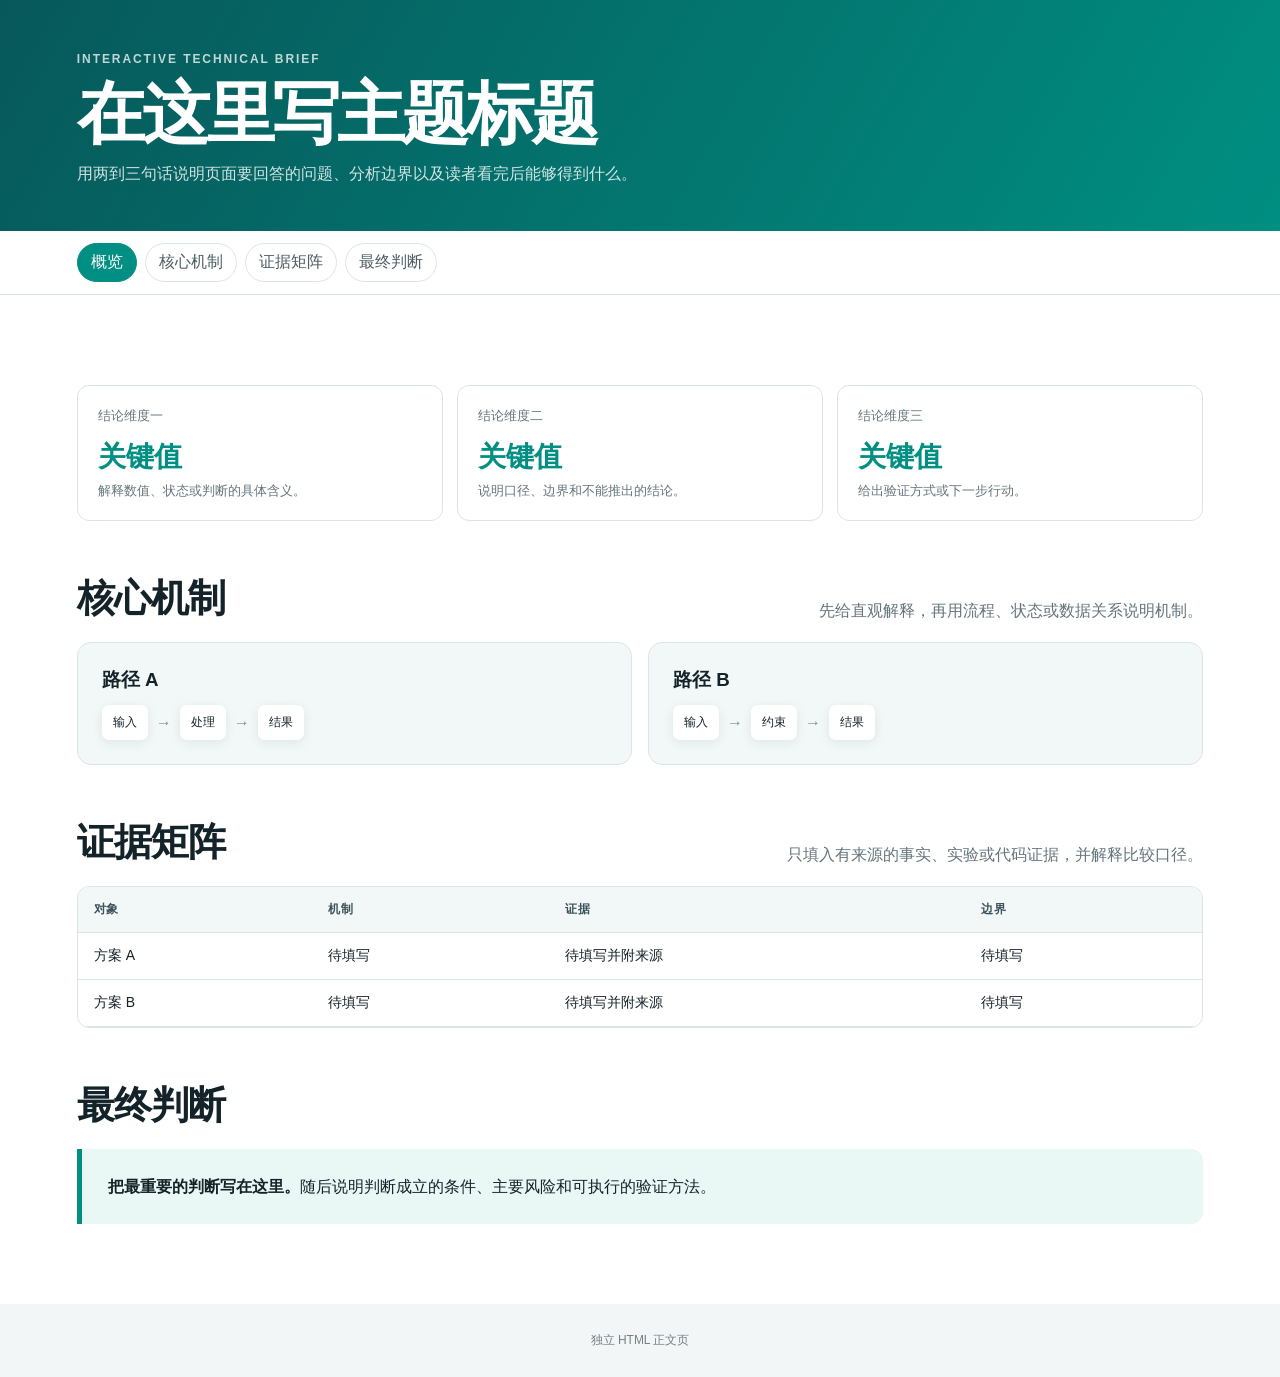
<file: html-preview-page-writer/assets/standalone-technical-brief.html>
<!doctype html>
<html lang="zh-CN">
<head>
  <meta charset="utf-8">
  <meta name="viewport" content="width=device-width, initial-scale=1">
  <title>技术主题 · Interactive Brief</title>
  <style>
    :root {
      --ink: #142329;
      --muted: #65757c;
      --accent: #008f82;
      --accent-dark: #07585a;
      --line: #dbe5e7;
      --soft: #f2f7f7;
      --paper: #ffffff;
    }
    * { box-sizing: border-box; }
    html { scroll-behavior: smooth; }
    body { margin: 0; color: var(--ink); background: var(--paper); font-family: Inter, ui-sans-serif, -apple-system, BlinkMacSystemFont, "Segoe UI", "PingFang SC", "Microsoft YaHei", sans-serif; }
    button { font: inherit; }
    .hero { padding: 52px clamp(22px, 6vw, 88px) 44px; color: #fff; background: linear-gradient(120deg, var(--accent-dark), var(--accent)); }
    .hero__inner, .page { width: min(1380px, 100%); margin: 0 auto; }
    .eyebrow { font-size: 12px; font-weight: 800; letter-spacing: .16em; text-transform: uppercase; opacity: .75; }
    h1 { max-width: 960px; margin: 12px 0; overflow-wrap: anywhere; font-size: clamp(34px, 6vw, 68px); line-height: 1.03; letter-spacing: -.045em; }
    .lead { max-width: 820px; margin: 0; color: rgba(255,255,255,.82); font-size: 16px; line-height: 1.7; }
    .section-nav { position: sticky; z-index: 3; top: 0; display: flex; gap: 8px; overflow-x: auto; padding: 12px clamp(22px, 6vw, 88px); border-bottom: 1px solid var(--line); background: rgba(255,255,255,.95); backdrop-filter: blur(12px); }
    .section-nav button { flex: 0 0 auto; padding: 8px 13px; border: 1px solid var(--line); border-radius: 999px; color: #4c5e65; background: #fff; cursor: pointer; }
    .section-nav button[aria-current="true"] { border-color: var(--accent); color: #fff; background: var(--accent); }
    .page { padding: 38px clamp(22px, 6vw, 88px) 80px; }
    .metrics { display: grid; grid-template-columns: repeat(3, minmax(0,1fr)); gap: 14px; }
    .metric { min-height: 126px; padding: 20px; border: 1px solid var(--line); border-radius: 12px; background: #fff; }
    .metric strong { display: block; margin: 12px 0 5px; color: var(--accent); font-size: 28px; }
    .metric span { color: var(--muted); font-size: 13px; line-height: 1.5; }
    section { margin-top: 52px; scroll-margin-top: 82px; }
    .section-heading { display: flex; align-items: end; justify-content: space-between; gap: 22px; margin-bottom: 18px; }
    h2 { margin: 0; font-size: clamp(25px, 3vw, 39px); letter-spacing: -.025em; }
    .section-heading p { max-width: 650px; margin: 0; color: var(--muted); line-height: 1.65; }
    .comparison { display: grid; grid-template-columns: 1fr 1fr; gap: 16px; }
    .panel { padding: 24px; border: 1px solid var(--line); border-radius: 14px; background: var(--soft); }
    .panel h3 { margin: 0 0 12px; }
    .flow { display: flex; flex-wrap: wrap; align-items: center; gap: 8px; }
    .node { padding: 9px 11px; border-radius: 7px; background: #fff; box-shadow: 0 3px 12px rgba(12,53,57,.08); font-family: ui-monospace, SFMono-Regular, Menlo, monospace; font-size: 12px; }
    .arrow { color: #829097; }
    .table-wrap { overflow-x: auto; border: 1px solid var(--line); border-radius: 12px; }
    table { width: 100%; min-width: 720px; border-collapse: collapse; font-size: 14px; }
    th, td { padding: 14px 16px; border-bottom: 1px solid var(--line); text-align: left; vertical-align: top; }
    th { color: #3d535b; background: var(--soft); font-size: 12px; letter-spacing: .04em; }
    .verdict { padding: 24px 26px; border-left: 5px solid var(--accent); border-radius: 0 12px 12px 0; background: #e9f7f5; line-height: 1.7; }
    footer { padding: 28px; color: #748187; background: #f3f6f7; text-align: center; font-size: 12px; }
    :focus-visible { outline: 3px solid #f3b43f; outline-offset: 3px; }
    @media (max-width: 760px) {
      .metrics, .comparison { grid-template-columns: 1fr; }
      .section-heading { align-items: flex-start; flex-direction: column; }
    }
  </style>
</head>
<body>
  <header class="hero">
    <div class="hero__inner">
      <div class="eyebrow">Interactive technical brief</div>
      <h1>在这里写主题标题</h1>
      <p class="lead">用两到三句话说明页面要回答的问题、分析边界以及读者看完后能够得到什么。</p>
    </div>
  </header>

  <nav class="section-nav" aria-label="页面章节">
    <button type="button" aria-current="true" data-target="overview">概览</button>
    <button type="button" aria-current="false" data-target="mechanism">核心机制</button>
    <button type="button" aria-current="false" data-target="evidence">证据矩阵</button>
    <button type="button" aria-current="false" data-target="verdict">最终判断</button>
  </nav>

  <main class="page">
    <section class="metrics" id="overview" aria-label="核心结论">
      <article class="metric"><span>结论维度一</span><strong>关键值</strong><span>解释数值、状态或判断的具体含义。</span></article>
      <article class="metric"><span>结论维度二</span><strong>关键值</strong><span>说明口径、边界和不能推出的结论。</span></article>
      <article class="metric"><span>结论维度三</span><strong>关键值</strong><span>给出验证方式或下一步行动。</span></article>
    </section>

    <section id="mechanism">
      <div class="section-heading"><h2>核心机制</h2><p>先给直观解释，再用流程、状态或数据关系说明机制。</p></div>
      <div class="comparison">
        <article class="panel"><h3>路径 A</h3><div class="flow"><span class="node">输入</span><span class="arrow">→</span><span class="node">处理</span><span class="arrow">→</span><span class="node">结果</span></div></article>
        <article class="panel"><h3>路径 B</h3><div class="flow"><span class="node">输入</span><span class="arrow">→</span><span class="node">约束</span><span class="arrow">→</span><span class="node">结果</span></div></article>
      </div>
    </section>

    <section id="evidence">
      <div class="section-heading"><h2>证据矩阵</h2><p>只填入有来源的事实、实验或代码证据，并解释比较口径。</p></div>
      <div class="table-wrap"><table><thead><tr><th>对象</th><th>机制</th><th>证据</th><th>边界</th></tr></thead><tbody><tr><td>方案 A</td><td>待填写</td><td>待填写并附来源</td><td>待填写</td></tr><tr><td>方案 B</td><td>待填写</td><td>待填写并附来源</td><td>待填写</td></tr></tbody></table></div>
    </section>

    <section id="verdict">
      <div class="section-heading"><h2>最终判断</h2></div>
      <div class="verdict"><strong>把最重要的判断写在这里。</strong>随后说明判断成立的条件、主要风险和可执行的验证方法。</div>
    </section>
  </main>

  <footer>独立 HTML 正文页</footer>
  <script>
    document.querySelectorAll("[data-target]").forEach(button => {
      button.addEventListener("click", () => {
        document.querySelectorAll("[data-target]").forEach(item => item.setAttribute("aria-current", "false"));
        button.setAttribute("aria-current", "true");
        document.getElementById(button.dataset.target).scrollIntoView({ behavior: "smooth", block: "start" });
      });
    });
  </script>
</body>
</html>
</file>
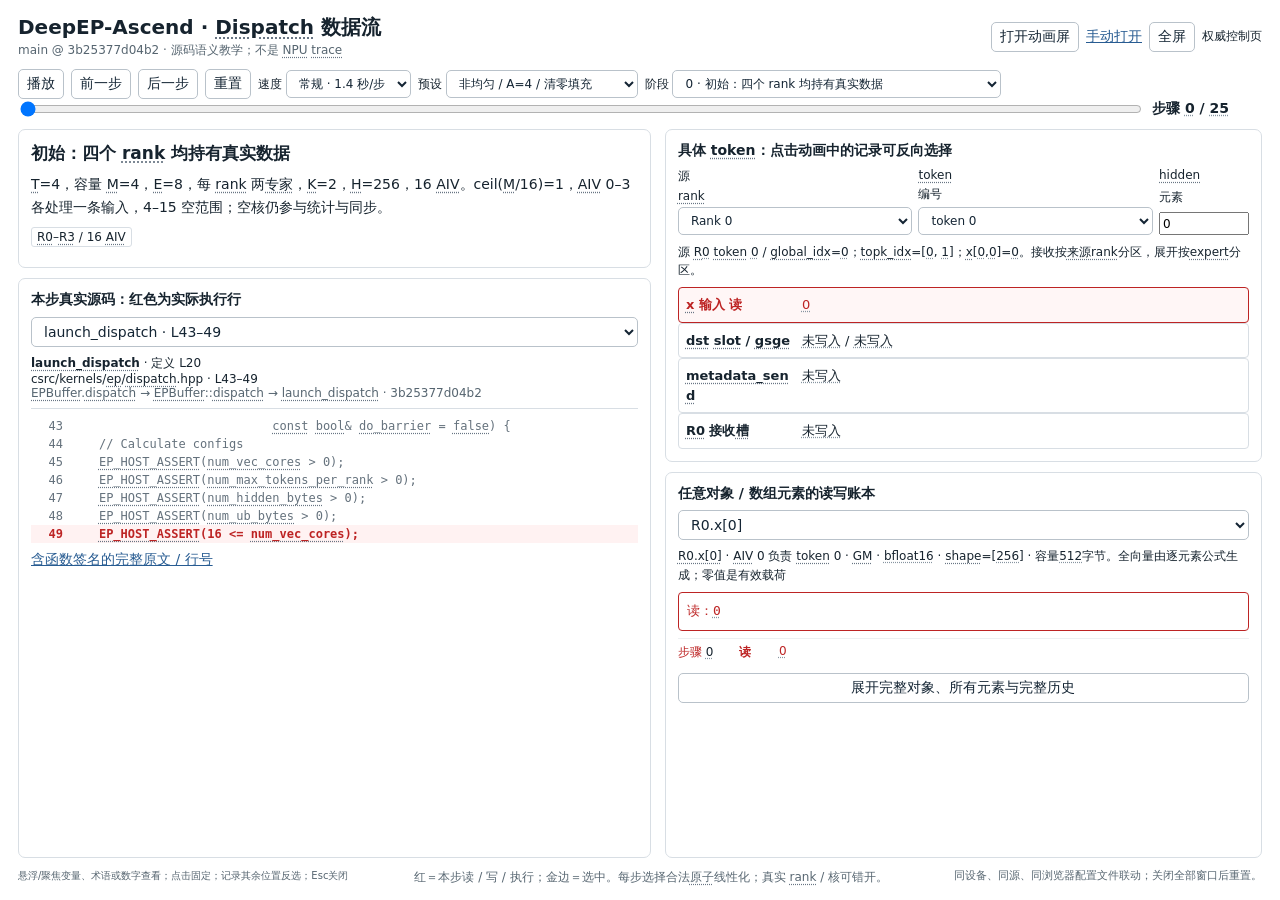
<file: data-flow-animation/examples/deepep-dispatch/animation/control.html>
<!doctype html><html lang="zh-CN"><meta charset="utf-8"><meta name="viewport" content="width=device-width,initial-scale=1"><title>DeepEP-Ascend · 控制与源码</title><link rel="stylesheet" href="style.css"><body><main class="app"><header class="top"><div><h1>DeepEP-Ascend · Dispatch 数据流</h1><small>main @ 3b25377d04b2 · 源码语义教学；不是 NPU trace</small></div><div class="toolbar"><button id="openVisual">打开动画屏</button><a id="visualLink" target="_blank">手动打开</a><button id="fullscreen">全屏</button><span class="connection" id="connection"></span></div></header><section><div class="toolbar"><button id="play">播放</button><button id="previous">前一步</button><button id="next">后一步</button><button id="reset">重置</button><label>速度 <select id="speed"><option value="2400">慢 · 2.4 秒/步</option><option value="1400" selected>常规 · 1.4 秒/步</option><option value="600">快 · 0.6 秒/步</option></select></label><label>预设 <select id="preset"></select></label><label>阶段 <select id="stageJump"></select></label></div><div class="progress"><input type="range" id="seek" min="0" max="1" value="0" aria-label="教学进度"><strong id="stepLabel"></strong></div></section><section class="controlMain"><div class="column"><article class="panel stageIntro"><h2 id="stageTitle"></h2><p id="explanation"></p><div class="tags" id="actors"></div><p class="notice" id="condition"></p></article><article class="panel codePanel"><h3>本步真实源码：红色为实际执行行</h3><select id="sourceTab" aria-label="源码片段"></select><div class="codeMeta" id="sourceMeta"></div><div class="code" id="code"></div><a id="fullSource" target="_blank">含函数签名的完整原文 / 行号</a></article></div><div class="column"><article class="panel"><h3>具体 token：点击动画中的记录可反向选择</h3><div class="traceTop"><label>源 rank<select id="rank"></select></label><label>token 编号<select id="token"></select></label><label>hidden 元素<input id="element" type="number" min="0" max="255" value="0"></label></div><p class="notice" id="tokenSummary"></p><div id="trace"></div></article><article class="panel ledger"><h3>任意对象 / 数组元素的读写账本</h3><select id="cell" aria-label="对象账本"></select><div class="ledgerInfo" id="ledgerInfo"></div><div class="currentValue" id="currentValue"></div><div class="history" id="history"></div><button id="inspect">展开完整对象、所有元素与完整历史</button></article></div></section><footer class="footer"><span>红＝本步读 / 写 / 执行；金边＝选中。每步选择合法原子线性化；真实 rank / 核可错开。</span><span class="sessionHint">同设备、同源、同浏览器配置文件联动；关闭全部窗口后重置。</span></footer></main><dialog id="inspector"><h2>对象完整内容与值历史</h2><div class="dialogContent" id="dialogContent"></div><button id="closeDialog">关闭</button></dialog><script type="module" src="app.mjs"></script></body></html>
</file>
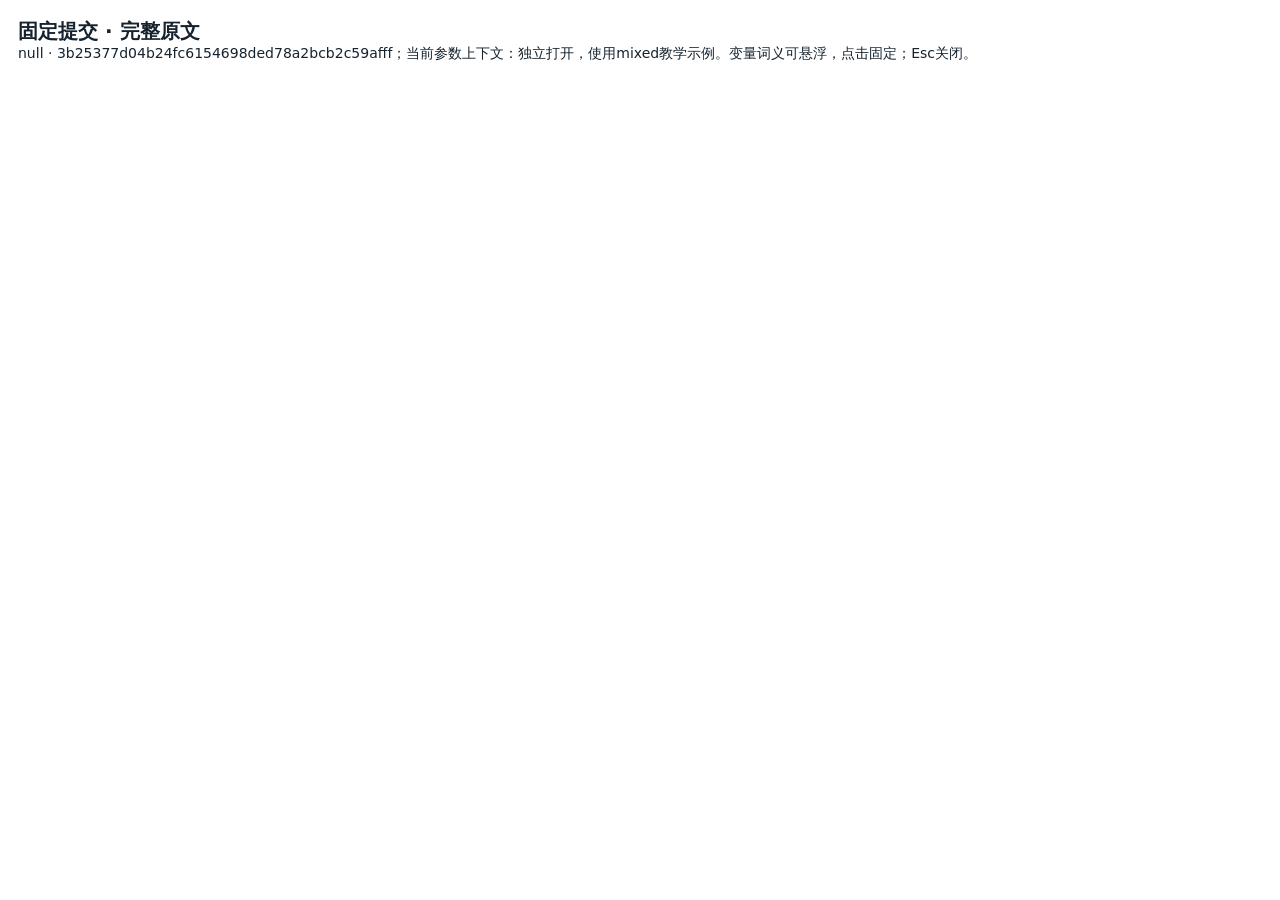
<file: data-flow-animation/examples/deepep-dispatch/animation/source.html>
<!doctype html><html lang="zh-CN"><meta charset="utf-8"><meta name="viewport" content="width=device-width,initial-scale=1"><title>固定提交完整源码</title><link rel="stylesheet" href="style.css"><body class="sourcePage"><h1>固定提交 · 完整原文</h1><p id="meta"></p><pre id="source"></pre><script type="module" src="source.mjs"></script></body></html>
</file>
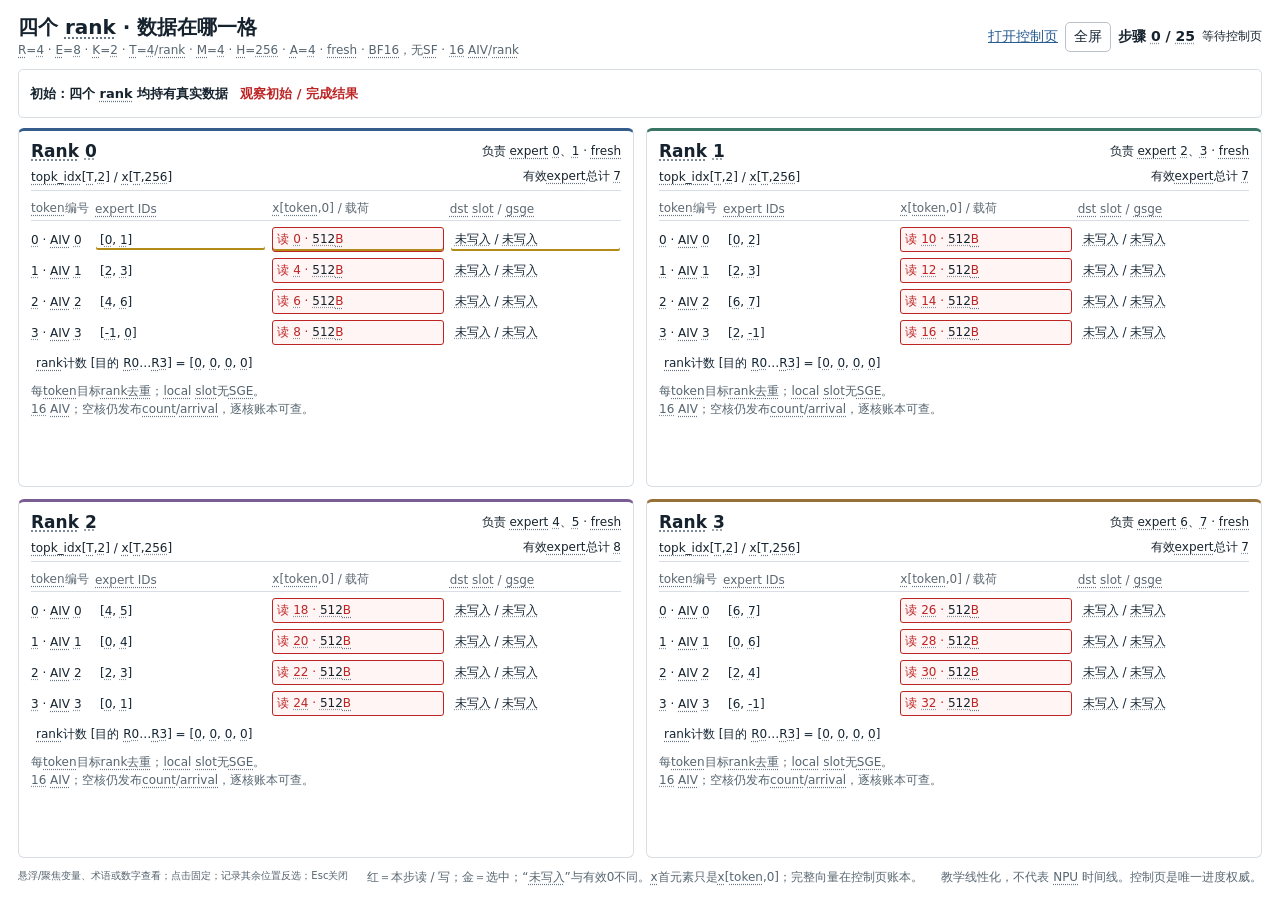
<file: data-flow-animation/examples/deepep-dispatch/animation/visual.html>
<!doctype html><html lang="zh-CN"><meta charset="utf-8"><meta name="viewport" content="width=device-width,initial-scale=1"><title>DeepEP-Ascend · 四 rank 动画</title><link rel="stylesheet" href="style.css"><body><main class="app"><header class="top"><div><h1>四个 rank · 数据在哪一格</h1><small id="visualConfig"></small></div><div class="toolbar"><a id="controlLink" target="_blank">打开控制页</a><button id="fullscreen">全屏</button><strong id="stepLabel"></strong><span id="connection" class="connection"></span></div></header><section class="transport" id="transport"></section><section class="visualMain" id="ranks"></section><footer class="footer"><span>红＝本步读 / 写；金＝选中；“未写入”与有效0不同。x首元素只是x[token,0]；完整向量在控制页账本。</span><span>教学线性化，不代表 NPU 时间线。控制页是唯一进度权威。</span></footer></main><script type="module" src="app.mjs"></script></body></html>
</file>
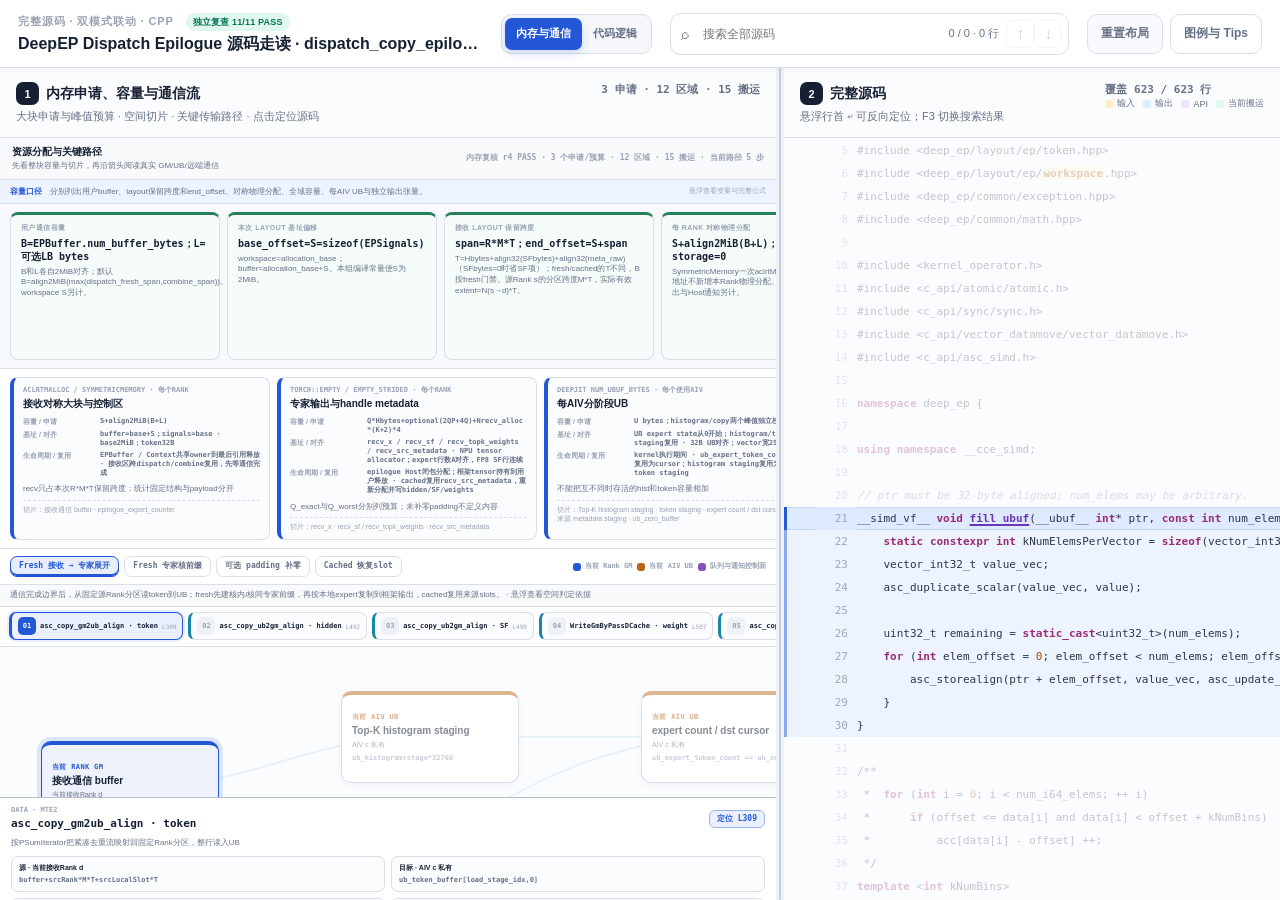
<file: data-flow-animation/examples/deepep-dispatch/walkthrough/dispatch_copy_epilogue.walkthrough.html>
<!doctype html>
<html lang="zh-CN">
  <head>
    <meta charset="UTF-8" />
    <meta name="viewport" content="width=device-width, initial-scale=1.0" />
    <title>DeepEP Dispatch Epilogue 源码走读</title>
    <style>
:root {
  color-scheme: light;
  --paper: #f7f8fa;
  --surface: #ffffff;
  --surface-soft: #f3f5f8;
  --ink: #172033;
  --muted: #667085;
  --faint: #98a2b3;
  --line: #d9dee8;
  --line-strong: #b7c0cf;
  --accent: #2457d6;
  --accent-soft: #eaf0ff;
  --mint: #dff7ed;
  --mint-ink: #08745a;
  --amber: #9a5b05;
  --amber-bg: #fff0c7;
  --blue: #075da8;
  --blue-bg: #dceeff;
  --purple: #6b36b5;
  --purple-bg: #eee4ff;
  --cyan: #08768a;
  --cyan-bg: #ddf5f8;
  --danger: #b42318;
  --shadow: 0 12px 30px rgba(23, 32, 51, 0.09);
  font-family: Inter, ui-sans-serif, -apple-system, BlinkMacSystemFont, "Segoe UI", sans-serif;
}

* { box-sizing: border-box; }

html, body { margin: 0; height: 100%; background: var(--paper); color: var(--ink); }

button, input { font: inherit; }

button { color: inherit; }

.boot {
  min-height: 100vh;
  display: grid;
  place-content: center;
  text-align: center;
  color: var(--muted);
}

.boot span { color: var(--accent); font: 800 34px/1 ui-monospace, monospace; }

.shell {
  height: 100vh;
  min-width: 1180px;
  display: grid;
  grid-template-rows: 68px minmax(0, 1fr);
  overflow: hidden;
}

.topbar {
  position: relative;
  z-index: 20;
  display: grid;
  grid-template-columns: minmax(280px, 1fr) auto auto;
  align-items: center;
  gap: 18px;
  padding: 9px 18px;
  background: rgba(255, 255, 255, 0.96);
  border-bottom: 1px solid var(--line);
  box-shadow: 0 2px 8px rgba(23, 32, 51, 0.04);
}
.topbar.has-workspace-tabs { grid-template-columns: minmax(250px, 1fr) auto auto auto; }

.title-block { min-width: 0; }

.eyebrow {
  margin: 0 0 3px;
  color: var(--faint);
  font-size: 11px;
  font-weight: 700;
  letter-spacing: .08em;
  text-transform: uppercase;
}

.review-badge {
  display: inline-flex;
  align-items: center;
  min-height: 18px;
  margin-left: 8px;
  padding: 2px 7px;
  border-radius: 999px;
  font-size: 9px;
  letter-spacing: .02em;
  text-transform: none;
}

.review-pass { color: #08745a; background: #dff7ed; }
.review-pending { color: #a15c00; background: #fff0c7; }
.draft-mode .topbar { border-top: 3px solid #e08b1b; }

h1 {
  margin: 0;
  overflow: hidden;
  color: var(--ink);
  font-size: 16px;
  line-height: 1.25;
  text-overflow: ellipsis;
  white-space: nowrap;
}

.search-box {
  display: grid;
  grid-template-columns: 20px minmax(160px, 240px) auto auto auto;
  align-items: center;
  height: 42px;
  padding: 0 6px 0 10px;
  border: 1px solid var(--line);
  border-radius: 11px;
  background: var(--surface);
  transition: border-color .15s, box-shadow .15s;
}

.search-box:focus-within {
  border-color: #90a8ed;
  box-shadow: 0 0 0 3px rgba(36, 87, 214, .10);
}

.search-icon { color: var(--muted); font-size: 15px; }

.search-box input {
  width: 100%;
  min-width: 0;
  border: 0;
  outline: 0;
  background: transparent;
  color: var(--ink);
  font-family: ui-monospace, SFMono-Regular, Menlo, monospace;
  font-size: 12px;
}

.search-count {
  min-width: 48px;
  padding: 0 7px;
  color: var(--muted);
  font-size: 11px;
  text-align: right;
  white-space: nowrap;
}

.search-count.no-result { color: var(--danger); font-weight: 700; }

.icon-button, .drawer-toggle, .layout-reset {
  border: 1px solid var(--line);
  background: var(--surface);
  cursor: pointer;
}

.icon-button {
  width: 28px;
  height: 28px;
  border-radius: 7px;
  color: var(--muted);
}

.icon-button:hover:not(:disabled) { border-color: var(--line-strong); color: var(--accent); }
.icon-button:disabled { cursor: default; opacity: .3; }

.topbar-actions { display: flex; align-items: center; gap: 7px; }

.workspace-view-tabs { display: inline-flex; padding: 3px; border: 1px solid var(--line); border-radius: 10px; background: #f5f7fb; white-space: nowrap; }
.workspace-view-tabs button { height: 32px; padding: 0 11px; border: 0; border-radius: 7px; background: transparent; color: var(--muted); cursor: pointer; font-size: 11px; font-weight: 800; }
.workspace-view-tabs button:hover { color: var(--accent); }
.workspace-view-tabs button.active { color: white; background: var(--accent); box-shadow: 0 4px 10px rgba(36,87,214,.18); }

.drawer-toggle, .layout-reset {
  height: 40px;
  padding: 0 13px;
  border-radius: 10px;
  color: var(--muted);
  font-size: 12px;
  font-weight: 700;
}

.drawer-toggle:hover, .layout-reset:hover { color: var(--accent); border-color: #9bb1ec; }
.layout-reset { background: #f8faff; }

.tracks {
  min-height: 0;
  display: grid;
  grid-template-columns: minmax(240px, 1fr) 8px minmax(300px, 1fr) 8px minmax(420px, 1.15fr);
  gap: 0;
  background: var(--line);
}

.tracks.memory-workspace-mode { grid-template-columns: minmax(540px, 1.7fr) 8px minmax(420px, 1fr); }
[hidden] { display: none !important; }

.column-resizer, .function-row-resizer { position: relative; z-index: 16; background: #eef1f6; outline: 0; touch-action: none; }
.column-resizer { cursor: col-resize; }
.column-resizer::before { content: ""; position: absolute; top: 0; bottom: 0; left: 3px; width: 2px; border-radius: 2px; background: #c5ccd8; transition: background .12s, box-shadow .12s; }
.column-resizer:hover::before, .column-resizer:focus-visible::before, .column-resizer.active::before { background: var(--accent); box-shadow: 0 0 0 3px rgba(36,87,214,.12); }
.layout-resizing { user-select: none; }
.layout-resizing.resize-columns, .layout-resizing.resize-columns * { cursor: col-resize !important; }
.layout-resizing.resize-rows, .layout-resizing.resize-rows * { cursor: row-resize !important; }

.track {
  min-width: 0;
  min-height: 0;
  display: grid;
  grid-template-rows: auto minmax(0, 1fr);
  background: var(--surface);
}

.track-head {
  min-height: 70px;
  display: flex;
  align-items: flex-start;
  justify-content: space-between;
  gap: 12px;
  padding: 14px 16px 12px;
  border-bottom: 1px solid var(--line);
  background: #fbfcfd;
}

.track-index {
  display: inline-flex;
  align-items: center;
  justify-content: center;
  min-width: 23px;
  height: 23px;
  margin-right: 7px;
  border-radius: 7px;
  background: var(--ink);
  color: white;
  font-size: 11px;
  font-weight: 800;
}

.track-title { display: flex; align-items: center; margin: 0 0 4px; font-size: 14px; }
.track-subtitle { margin: 0; color: var(--muted); font-size: 11px; line-height: 1.4; }
.track-stat { color: var(--muted); font: 600 11px/1.4 ui-monospace, monospace; white-space: nowrap; }

.track-body { min-height: 0; overflow: auto; }

#e2e-body { position: relative; background: #fbfcfe; }
.e2e-toolbar {
  position: sticky;
  top: 8px;
  left: 8px;
  z-index: 15;
  display: flex;
  align-items: center;
  width: max-content;
  gap: 5px;
  margin: 8px;
  padding: 5px 6px;
  border: 1px solid var(--line);
  border-radius: 9px;
  background: rgba(255, 255, 255, .94);
  box-shadow: 0 5px 14px rgba(23, 32, 51, .08);
  backdrop-filter: blur(8px);
}
.e2e-toolbar button { min-width: 27px; height: 25px; padding: 0 6px; border: 1px solid var(--line); border-radius: 6px; background: white; color: var(--muted); cursor: pointer; font-size: 10px; font-weight: 800; }
.e2e-toolbar button:hover { border-color: #9bb1ec; color: var(--accent); }
.e2e-toolbar output { min-width: 38px; color: var(--muted); font: 700 9px/1 ui-monospace, monospace; text-align: center; }
.primary-path-key { display: inline-flex; align-items: center; gap: 5px; margin-right: 3px; color: var(--muted); font-size: 9px; font-weight: 700; }
.primary-path-key i { width: 14px; height: 3px; border-radius: 2px; background: var(--accent); }
.e2e-stage { position: relative; margin: 0 auto; }
.e2e-canvas {
  position: absolute;
  overflow: visible;
  transform-origin: top left;
  background-color: #fbfcfe;
  background-image: radial-gradient(#d9e0eb 0.8px, transparent 0.8px);
  background-size: 18px 18px;
}

.edge-layer { position: absolute; inset: 0; width: 100%; height: 100%; overflow: visible; pointer-events: none; }
.edge-path { fill: none; stroke: #aab5c5; stroke-width: 1.25; opacity: .28; vector-effect: non-scaling-stroke; transition: opacity .15s, stroke-width .15s; }
.edge-path.data { stroke: #2d7eaa; }
.edge-path.sync, .edge-path.handshake { stroke: #7a4db3; stroke-dasharray: 5 4; }
.edge-path.primary { stroke: var(--accent); stroke-width: 2.6; opacity: .88; stroke-dasharray: none; }
.edge-path.related { opacity: .9; stroke-width: 2; }
.edge-label {
  position: absolute;
  z-index: 1;
  max-width: 112px;
  translate: -50% -50%;
  padding: 2px 4px;
  overflow: hidden;
  border: 1px solid rgba(210, 217, 228, .92);
  border-radius: 5px;
  background: rgba(255, 255, 255, .92);
  box-shadow: 0 1px 3px rgba(23, 32, 51, .07);
  color: #697386;
  font: 700 8px/1.15 ui-sans-serif, system-ui, sans-serif;
  opacity: .12;
  pointer-events: none;
  text-overflow: ellipsis;
  transition: opacity .15s;
  white-space: nowrap;
}
.edge-label.primary, .edge-label.related { opacity: .96; }

.module-node {
  position: absolute;
  width: 190px;
  min-height: 112px;
  translate: -50% -50%;
  padding: 9px 12px 11px;
  border: 1px solid var(--line-strong);
  border-top: 3px solid var(--node-color, var(--accent));
  border-radius: 11px;
  background: rgba(255, 255, 255, .98);
  box-shadow: 0 5px 13px rgba(23, 32, 51, .07);
  cursor: pointer;
  text-align: left;
  transition: transform .14s, border-color .14s, box-shadow .14s;
}

.module-node:hover { transform: translateY(-2px); box-shadow: var(--shadow); }
.module-node.primary { border-left: 4px solid var(--node-color, var(--accent)); }
.module-node.side { background: rgba(255, 255, 255, .94); }
.module-node.inactive { opacity: .58; border-style: dashed; }
.module-node.active {
  border-color: var(--node-color, var(--accent));
  background: var(--accent-soft);
  box-shadow: 0 0 0 4px color-mix(in srgb, var(--node-color, var(--accent)) 22%, transparent), 0 14px 30px color-mix(in srgb, var(--node-color, var(--accent)) 18%, transparent);
}
.module-node.active .module-summary { color: var(--ink); }
.module-node.inactive.active { opacity: .88; }
.module-meta { display: flex; align-items: center; justify-content: space-between; gap: 8px; margin-bottom: 7px; }
.module-order { display: inline-flex; align-items: center; justify-content: center; min-width: 24px; height: 20px; border-radius: 6px; background: var(--node-color, var(--accent)); color: white; font: 800 9px/1 ui-monospace, monospace; }
.module-range { overflow: hidden; color: var(--faint); font: 700 8px/1.2 ui-monospace, monospace; text-overflow: ellipsis; white-space: nowrap; }
.module-name { display: block; margin-bottom: 4px; font: 800 12px/1.25 ui-monospace, monospace; }
.module-summary { display: -webkit-box; overflow: hidden; color: var(--muted); font-size: 10px; line-height: 1.38; -webkit-box-orient: vertical; -webkit-line-clamp: 3; }
.module-badge { position: absolute; top: -9px; right: 8px; padding: 2px 6px; border-radius: 8px; background: #edf0f4; color: var(--muted); font-size: 8px; font-weight: 800; }

.graph-node-popover {
  position: fixed;
  z-index: 45;
  width: min(310px, calc(100vw - 24px));
  padding: 12px 13px 11px;
  border: 1px solid #9fb0c9;
  border-radius: 11px;
  background: rgba(255, 255, 255, .98);
  box-shadow: 0 18px 42px rgba(23, 32, 51, .18);
  opacity: 0;
  pointer-events: none;
  transform: translateY(4px);
  transition: opacity .12s, transform .12s;
}
.graph-node-popover.visible { opacity: 1; transform: translateY(0); }
.graph-node-popover.pinned { border-color: var(--accent); pointer-events: auto; box-shadow: 0 0 0 3px var(--accent-soft), 0 18px 42px rgba(23, 32, 51, .2); }
.graph-node-popover-head { display: flex; align-items: flex-start; justify-content: space-between; gap: 10px; }
.graph-node-popover-head div { min-width: 0; }
.graph-node-popover-head b { display: block; color: var(--ink); font: 800 12px/1.35 ui-monospace, monospace; overflow-wrap: anywhere; }
.graph-node-popover-head span { display: block; margin-top: 3px; color: var(--faint); font: 700 9px/1.35 ui-monospace, monospace; }
.graph-node-popover-head button { flex: 0 0 auto; width: 24px; height: 24px; padding: 0; border: 1px solid var(--line); border-radius: 6px; background: white; color: var(--muted); cursor: pointer; }
.graph-node-popover-head button:hover { border-color: #9bb1ec; color: var(--accent); }
.graph-node-popover p { margin: 9px 0 0; color: var(--ink); font-size: 11px; line-height: 1.58; overflow-wrap: anywhere; white-space: normal; }
.graph-node-popover small { display: block; margin-top: 8px; color: var(--faint); font-size: 8px; line-height: 1.35; }

.function-body { display: grid; grid-template-rows: minmax(150px, var(--function-top-height, 38%)) 8px minmax(180px, 1fr); padding: 0; overflow: hidden; background: #fbfcfe; }
.function-body.memory-workspace-body { display: grid; grid-template-rows: minmax(0, 1fr); }
.memory-full-pane { min-height: 0; display: grid; grid-template-rows: auto minmax(0, 1fr); overflow: hidden; background: #fbfcfe; }
.memory-full-head { min-height: 46px; }
.function-dag-pane, .function-detail-pane { min-height: 0; display: grid; grid-template-rows: auto minmax(0, 1fr); }
.function-dag-pane { border-bottom: 1px solid var(--line-strong); background: white; }
.function-row-resizer { cursor: row-resize; }
.function-row-resizer::before { content: ""; position: absolute; left: 0; right: 0; top: 3px; height: 2px; border-radius: 2px; background: #c5ccd8; transition: background .12s, box-shadow .12s; }
.function-row-resizer:hover::before, .function-row-resizer:focus-visible::before, .function-row-resizer.active::before { background: var(--accent); box-shadow: 0 0 0 3px rgba(36,87,214,.12); }
.pane-head { min-height: 40px; display: flex; align-items: center; justify-content: space-between; gap: 10px; padding: 8px 12px; border-bottom: 1px solid var(--line); background: #f8fafc; }
.pane-head div { min-width: 0; }
.pane-head b { display: block; font-size: 10px; line-height: 1.25; }
.pane-head span { display: block; margin-top: 2px; overflow: hidden; color: var(--muted); font-size: 8px; line-height: 1.25; text-overflow: ellipsis; white-space: nowrap; }
.pane-head em { flex: 0 0 auto; color: var(--faint); font: 700 8px/1.2 ui-monospace, monospace; font-style: normal; white-space: nowrap; }
.pane-head-side { flex: 0 0 auto; display: flex; align-items: center; gap: 8px; }
.middle-view-tabs { display: inline-flex; padding: 2px; border: 1px solid var(--line); border-radius: 7px; background: white; }
.middle-view-tabs button { padding: 4px 7px; border: 0; border-radius: 5px; background: transparent; color: var(--muted); cursor: pointer; font: 800 8px/1 ui-monospace, monospace; }
.middle-view-tabs button:hover { color: var(--accent); }
.middle-view-tabs button.active { background: var(--accent-soft); color: var(--accent); }
.function-dag-scroll { min-height: 0; overflow: auto; background-color: #fbfcfe; background-image: radial-gradient(#d9e0eb .7px, transparent .7px); background-size: 16px 16px; }
.function-graph-canvas { position: relative; min-width: 100%; margin: 0 auto; }
.function-edge-layer { position: absolute; inset: 0; width: 100%; height: 100%; overflow: visible; pointer-events: none; }
.function-edge { fill: none; stroke: #8d9bb0; stroke-width: 1.25; vector-effect: non-scaling-stroke; }
.function-edge-label { position: absolute; z-index: 1; translate: -50% -50%; padding: 1px 4px; border: 1px solid var(--line); border-radius: 5px; background: rgba(255,255,255,.94); color: var(--faint); font: 700 7px/1.2 ui-monospace, monospace; pointer-events: none; white-space: nowrap; }
.function-node { position: absolute; z-index: 2; width: 128px; min-height: 52px; translate: -50% -50%; padding: 7px 8px; overflow: hidden; border: 1px solid #c4ccd8; border-radius: 8px; background: white; box-shadow: 0 4px 10px rgba(23,32,51,.06); cursor: pointer; text-align: left; }
.function-node:hover { border-color: #8fa8ee; box-shadow: 0 7px 15px rgba(36,87,214,.1); }
.function-node.active { border-color: var(--accent); background: var(--accent-soft); box-shadow: 0 0 0 3px rgba(36,87,214,.1); }
.function-node.cross-module { border-style: dashed; background: #faf8ff; }
.function-node-name { display: block; overflow: hidden; color: var(--ink); font: 800 9px/1.25 ui-monospace, monospace; text-overflow: ellipsis; white-space: nowrap; }
.function-node-meta { display: block; margin-top: 4px; overflow: hidden; color: var(--muted); font: 700 7px/1.3 ui-monospace, monospace; text-overflow: ellipsis; white-space: nowrap; }
.memory-view { min-height: 0; display: grid; grid-template-rows: auto auto auto auto auto auto minmax(150px, 1fr) auto; overflow: hidden; }
.memory-view-full { min-height: 0; height: 100%; }
.resource-budget-summary { display: flex; align-items: center; gap: 8px; padding: 6px 10px; border-bottom: 1px solid var(--line); background: #eef4ff; cursor: help; }
.resource-budget-summary b { flex: 0 0 auto; color: var(--accent); font-size: 8px; }
.resource-budget-summary span { min-width: 0; overflow: hidden; color: var(--muted); font-size: 8px; text-overflow: ellipsis; white-space: nowrap; }
.resource-budget-summary em { flex: 0 0 auto; margin-left: auto; color: var(--faint); font-size: 7px; font-style: normal; }
.resource-budget-overview { display: flex; align-items: stretch; gap: 7px; min-height: 82px; padding: 8px 10px; overflow-x: auto; border-bottom: 1px solid var(--line); background: #f7f9fc; scrollbar-width: thin; }
.resource-budget-card { flex: 0 0 210px; min-width: 0; padding: 8px 10px; border: 1px solid var(--line); border-top: 3px solid #657084; border-radius: 8px; background: white; }
.resource-budget-card.warning { border-top-color: #d17b0f; background: #fffaf1; }
.resource-budget-card.critical { border-top-color: var(--danger); background: #fff6f5; }
.resource-budget-card.verified { border-top-color: #27805c; background: #f5fcf9; }
.resource-budget-card span { display: block; color: var(--faint); font-size: 7px; font-weight: 900; letter-spacing: .06em; text-transform: uppercase; }
.resource-budget-card b { display: block; margin-top: 4px; color: var(--ink); font: 800 10px/1.3 ui-monospace, monospace; overflow-wrap: anywhere; }
.resource-budget-card p { margin: 4px 0 0; color: var(--muted); font-size: 8px; line-height: 1.35; }
.memory-allocation-strip { display: flex; gap: 7px; min-height: 112px; padding: 8px 10px; overflow-x: auto; border-bottom: 1px solid var(--line); background: white; scrollbar-width: thin; }
.memory-allocation-card { flex: 0 0 260px; min-width: 0; padding: 8px 9px; border: 1px solid var(--line); border-left: 4px solid #2457d6; border-radius: 8px; background: #fbfcfe; }
.memory-allocation-card header span { display: block; color: var(--faint); font: 800 7px/1.2 ui-monospace, monospace; text-transform: uppercase; }
.memory-allocation-card header b { display: block; margin: 2px 0 6px; color: var(--ink); font-size: 10px; }
.memory-allocation-card > div { display: grid; grid-template-columns: 72px minmax(0,1fr); gap: 5px; margin-top: 3px; }
.memory-allocation-card small { color: var(--faint); font-size: 7px; font-weight: 800; }
.memory-allocation-card code, .memory-allocation-card div span { overflow-wrap: anywhere; color: var(--muted); font: 700 7px/1.3 ui-monospace, monospace; }
.memory-allocation-card p { margin: 6px 0 0; color: var(--muted); font-size: 8px; line-height: 1.35; }
.memory-allocation-card footer { margin-top: 5px; padding-top: 4px; border-top: 1px dashed var(--line); color: var(--faint); font-size: 7px; line-height: 1.3; }
.memory-toolbar { display: flex; align-items: center; justify-content: space-between; gap: 10px; padding: 7px 10px; overflow-x: auto; border-bottom: 1px solid var(--line); background: white; }
.memory-path-tabs, .memory-space-legend { display: flex; align-items: center; gap: 5px; white-space: nowrap; }
.memory-path-tab { padding: 5px 8px; border: 1px solid var(--line); border-radius: 7px; background: white; color: var(--muted); cursor: pointer; font: 800 8px/1.1 ui-monospace, monospace; }
.memory-path-tab:hover { border-color: var(--path-color); color: var(--path-color); }
.memory-path-tab.active { border-color: var(--path-color); background: color-mix(in srgb, var(--path-color) 11%, white); color: var(--path-color); box-shadow: inset 0 -2px var(--path-color); }
.memory-space-key { display: inline-flex; align-items: center; gap: 4px; color: var(--faint); font: 700 7px/1 ui-monospace, monospace; }
.memory-space-key i { width: 8px; height: 8px; border-radius: 3px; background: var(--space-color); }
.memory-summary { padding: 5px 10px; overflow: hidden; border-bottom: 1px solid var(--line); background: #f8fafc; color: var(--muted); font-size: 8px; line-height: 1.35; text-overflow: ellipsis; white-space: nowrap; cursor: help; }
.memory-transfer-rail { display: flex; align-items: stretch; gap: 5px; min-height: 37px; padding: 5px 9px 6px; overflow-x: auto; border-bottom: 1px solid var(--line); background: white; scrollbar-width: thin; }
.memory-transfer-step { flex: 0 0 auto; display: grid; grid-template-columns: auto auto auto; align-items: center; gap: 4px; min-width: max-content; padding: 4px 6px; border: 1px solid var(--line); border-left: 3px solid #1687a7; border-radius: 7px; background: #fbfcfe; color: var(--muted); cursor: pointer; font-family: ui-monospace, monospace; }
.memory-transfer-step.control { border-left-color: #7a4db3; }
.memory-transfer-step.sync { border-left-color: #27805c; }
.memory-transfer-step span { display: grid; place-items: center; min-width: 18px; height: 18px; border-radius: 5px; background: #eef2f7; color: var(--faint); font-size: 7px; font-weight: 900; }
.memory-transfer-step b { max-width: 132px; overflow: hidden; color: var(--ink); font-size: 7px; line-height: 1.15; text-overflow: ellipsis; white-space: nowrap; }
.memory-transfer-step small { color: var(--faint); font-size: 6px; white-space: nowrap; }
.memory-transfer-step:hover { border-color: #9bb1ec; background: white; }
.memory-transfer-step.selected { border-color: var(--accent); background: var(--accent-soft); box-shadow: 0 0 0 2px rgba(36,87,214,.1); }
.memory-transfer-step.selected span { background: var(--accent); color: white; }
.memory-topology-scroll { min-height: 0; overflow: auto; background-color: #fbfcfe; background-image: radial-gradient(#d9e0eb .7px, transparent .7px); background-size: 16px 16px; }
.memory-canvas { position: relative; margin: 0 auto; }
.memory-edge-layer { position: absolute; inset: 0; z-index: 1; width: 100%; height: 100%; overflow: visible; pointer-events: none; }
.memory-edge { fill: none; stroke-width: 2; stroke-linecap: round; opacity: .22; pointer-events: none; vector-effect: non-scaling-stroke; transition: opacity .15s, stroke-width .15s; }
.memory-edge-hit { fill: none; stroke: transparent; stroke-width: 15; pointer-events: stroke; cursor: pointer; vector-effect: non-scaling-stroke; }
.memory-edge-hit:focus { outline: none; stroke: rgba(36,87,214,.12); }
.memory-edge.data { stroke: #1687a7; }
.memory-edge.control { stroke: #7a4db3; stroke-dasharray: 6 4; }
.memory-edge.sync { stroke: #27805c; stroke-dasharray: 3 4; }
#memory-arrow-data path { fill: #1687a7; }
#memory-arrow-control path { fill: #7a4db3; }
#memory-arrow-sync path { fill: #27805c; }
.memory-edge.off-path { opacity: .08; }
.memory-edge.module-related { opacity: .66; stroke-width: 2.8; }
.memory-edge.active-path { opacity: .82; stroke-dasharray: 8 5; animation: memory-flow 1.1s linear infinite; }
.memory-edge.selected { opacity: 1; stroke-width: 4.2; filter: drop-shadow(0 0 3px rgba(36,87,214,.28)); }
@keyframes memory-flow { to { stroke-dashoffset: -26; } }
.memory-region { position: absolute; z-index: 3; width: 178px; min-height: 92px; translate: -50% -50%; padding: 9px 10px; overflow: hidden; border: 1px solid color-mix(in srgb, var(--space-color) 50%, #cbd3df); border-top: 4px solid var(--space-color); border-radius: 10px; background: #fff; box-shadow: 0 5px 14px rgba(23,32,51,.07); cursor: pointer; text-align: left; transition: box-shadow .15s, transform .15s; }
.memory-region:hover { transform: translateY(-2px); box-shadow: 0 9px 20px rgba(23,32,51,.12); }
.memory-region.off-path { border-color: #d8dee8; border-top-color: color-mix(in srgb, var(--space-color) 48%, white); box-shadow: 0 3px 8px rgba(23,32,51,.04); }
.memory-region.off-path > * { opacity: .52; }
.memory-region.on-path { opacity: 1; }
.memory-region.active { border-color: var(--space-color); background: color-mix(in srgb, var(--space-color) 8%, white); box-shadow: 0 0 0 4px color-mix(in srgb, var(--space-color) 14%, transparent); }
.memory-region-space { display: block; margin-bottom: 4px; color: var(--space-color); font: 800 7px/1 ui-monospace, monospace; letter-spacing: .05em; text-transform: uppercase; }
.memory-region b { display: block; color: var(--ink); font-size: 10px; line-height: 1.25; }
.memory-region small { display: block; margin: 3px 0 5px; color: var(--muted); font-size: 7px; line-height: 1.2; }
.memory-region code { display: block; overflow: hidden; color: var(--faint); font: 700 7px/1.3 ui-monospace, monospace; text-overflow: ellipsis; white-space: nowrap; }
.memory-transfer-detail { max-height: 140px; padding: 9px 11px; overflow: auto; border-top: 1px solid var(--line-strong); background: white; }
.memory-transfer-detail header { display: flex; align-items: center; justify-content: space-between; gap: 10px; }
.memory-transfer-detail header span { display: block; color: var(--faint); font: 800 7px/1 ui-monospace, monospace; text-transform: uppercase; }
.memory-transfer-detail header b { display: block; margin-top: 3px; font: 800 11px/1.2 ui-monospace, monospace; }
.memory-transfer-detail header button { padding: 4px 7px; border: 1px solid #9bb1ec; border-radius: 6px; background: var(--accent-soft); color: var(--accent); cursor: pointer; font: 800 8px/1 ui-monospace, monospace; }
.memory-transfer-detail p { margin: 7px 0; color: var(--muted); font-size: 8px; line-height: 1.42; }
.memory-transfer-grid { display: grid; grid-template-columns: 1fr 1fr; gap: 6px; }
.memory-transfer-grid > div { min-width: 0; padding: 6px 7px; border: 1px solid var(--line); border-radius: 7px; background: #fbfcfe; }
.memory-transfer-grid b { display: block; margin-bottom: 3px; color: var(--ink); font-size: 7px; }
.memory-transfer-grid code, .memory-transfer-grid span { display: block; overflow-wrap: anywhere; color: var(--muted); font: 700 7px/1.35 ui-monospace, monospace; white-space: normal; }
.function-detail-pane { display: flex; flex-direction: column; background: #fbfcfe; }
.detail-head { position: relative; z-index: 3; }
.detail-head-actions { flex: 0 0 auto; display: flex; align-items: center; gap: 7px; }
.function-back { max-width: 180px; padding: 5px 8px; overflow: hidden; border: 1px solid #a8b9eb; border-radius: 7px; background: var(--accent-soft); color: var(--accent); cursor: pointer; font: 800 8px/1.2 ui-monospace, monospace; text-overflow: ellipsis; white-space: nowrap; }
.function-back:hover { border-color: var(--accent); box-shadow: 0 0 0 3px rgba(36,87,214,.08); }
.function-breadcrumbs { flex: 0 0 auto; display: flex; align-items: center; gap: 5px; min-height: 31px; padding: 5px 12px; overflow-x: auto; border-bottom: 1px solid var(--line); background: white; white-space: nowrap; }
.function-breadcrumbs > b { color: var(--faint); font-size: 8px; letter-spacing: .04em; }
.function-breadcrumbs button { flex: 0 0 auto; padding: 3px 6px; border: 0; border-radius: 5px; background: var(--surface-soft); color: var(--muted); cursor: pointer; font: 700 8px/1.2 ui-monospace, monospace; }
.function-breadcrumbs button:hover { background: var(--accent-soft); color: var(--accent); }
.function-breadcrumbs i { color: var(--faint); font-size: 9px; font-style: normal; }
.function-breadcrumbs span { flex: 0 0 auto; color: var(--accent); font: 800 8px/1.2 ui-monospace, monospace; }
.function-detail-scroll { flex: 1 1 auto; min-height: 0; padding: 14px 14px 36px; overflow: auto; }
.function-tabs { display: flex; gap: 6px; overflow-x: auto; padding: 1px 1px 10px; }
.function-tab { flex: 0 0 auto; padding: 6px 9px; border: 1px solid var(--line); border-radius: 8px; background: white; color: var(--muted); cursor: pointer; font: 700 10px/1 ui-monospace, monospace; }
.function-tab.active { border-color: #a8b9eb; background: var(--accent-soft); color: var(--accent); }

.function-card {
  position: relative;
  padding: 14px;
  border: 1px solid #aebbea;
  border-radius: 12px;
  background: linear-gradient(135deg, #f5f7ff, #ffffff);
  box-shadow: 0 8px 18px rgba(36, 87, 214, .07);
}

.function-card h3 { margin: 0 0 5px; font: 800 15px/1.2 ui-monospace, monospace; }
.function-card p { margin: 0; color: var(--muted); font-size: 11px; line-height: 1.5; }
.function-review { display: inline-block; margin-top: 9px; padding: 3px 7px; border-radius: 8px; font-size: 9px; font-weight: 800; }
.function-review.pass { color: var(--mint-ink); background: var(--mint); }
.function-review.pending { color: var(--amber); background: var(--amber-bg); }
.range-badge { position: absolute; top: 12px; right: 12px; padding: 3px 7px; border-radius: 9px; background: #edf1f7; color: var(--muted); font: 700 9px/1.4 ui-monospace, monospace; }
.io-row { display: grid; grid-template-columns: 1fr 1fr; gap: 9px; margin-top: 12px; }
.io-box { min-width: 0; padding: 8px; border-radius: 8px; background: white; border: 1px solid var(--line); }
.io-label { display: block; margin-bottom: 5px; color: var(--faint); font-size: 9px; font-weight: 800; letter-spacing: .08em; }
.io-token { display: inline-block; max-width: 100%; margin: 2px 3px 0 0; padding: 2px 5px; overflow: hidden; border-radius: 5px; font: 700 9px/1.3 ui-monospace, monospace; text-overflow: ellipsis; vertical-align: top; }
.io-token.input { color: var(--amber); background: var(--amber-bg); }
.io-token.output { color: var(--blue); background: var(--blue-bg); }

.segment-list { position: relative; padding: 19px 0 0 20px; }
.segment-list::before { content: ""; position: absolute; left: 8px; top: 0; bottom: 20px; width: 1px; background: #aeb8c8; }
.segment-row { position: relative; display: grid; grid-template-columns: minmax(0, 1fr) minmax(92px, .42fr); gap: 12px; margin-bottom: 13px; }
.segment-row::before { content: ""; position: absolute; left: -16px; top: 23px; width: 9px; height: 9px; border: 2px solid #8795aa; border-radius: 50%; background: white; }
.segment-row.active::before { border-color: var(--accent); background: var(--accent); box-shadow: 0 0 0 4px var(--accent-soft); }
.segment-card { padding: 11px 12px; border: 1px solid var(--line); border-radius: 10px; background: white; cursor: pointer; text-align: left; transition: border-color .14s, transform .14s, box-shadow .14s; }
.segment-card:hover { transform: translateY(-1px); border-color: #a9b8d0; box-shadow: 0 7px 16px rgba(23, 32, 51, .06); }
.segment-row.active .segment-card { border-color: #8fa8ee; background: #f8faff; box-shadow: 0 0 0 3px var(--accent-soft); }
.segment-kind { display: inline-block; margin-bottom: 6px; padding: 2px 6px; border-radius: 7px; background: var(--surface-soft); color: var(--muted); font-size: 8px; font-weight: 800; text-transform: uppercase; }
.segment-card h4 { margin: 0 0 5px; font-size: 12px; line-height: 1.35; }
.segment-card p { margin: 0; color: var(--muted); font-size: 10px; line-height: 1.45; }
.segment-flow { display: grid; gap: 5px; margin-top: 9px; padding-top: 8px; border-top: 1px dashed var(--line); text-align: left; }
.flow-field { display: grid; grid-template-columns: 38px minmax(0, 1fr); gap: 6px; color: var(--muted); font-size: 9px; line-height: 1.42; }
.flow-field b { color: var(--ink); }
.segment-unreviewed { margin-top: 8px; padding: 7px 8px; border: 1px dashed #ddb26c; border-radius: 7px; color: #975b00; background: #fffaf0; font-size: 9px; line-height: 1.4; text-align: left; }
.segment-range { display: block; margin-top: 7px; color: var(--faint); font: 700 9px/1 ui-monospace, monospace; }
.call-lane { position: relative; display: flex; flex-direction: column; justify-content: center; gap: 6px; }
.call-lane::before { content: ""; position: absolute; left: -12px; top: 50%; width: 12px; height: 1px; background: #aeb8c8; }
.call-chip { position: relative; padding: 6px 7px; overflow: hidden; border: 1px solid #d4c5ee; border-radius: 7px; background: #faf7ff; color: var(--purple); cursor: pointer; font: 700 9px/1.25 ui-monospace, monospace; text-overflow: ellipsis; white-space: nowrap; }
.call-chip.external { border-color: #d8dbe3; background: #f8f9fb; color: #556070; }
.call-chip:hover { border-color: var(--purple); }
.empty-state { padding: 32px 20px; border: 1px dashed var(--line-strong); border-radius: 12px; color: var(--muted); text-align: center; font-size: 12px; }

.code-track .track-head { min-height: 70px; }
.code-body { background: #fbfcfe; }
.code-scroll { height: 100%; overflow: auto; scroll-behavior: smooth; }
.code-table { width: max-content; min-width: 100%; padding: 10px 0 40vh; counter-reset: line; }
.code-line { position: relative; display: grid; grid-template-columns: 28px 42px minmax(max-content, 1fr); min-height: 23px; border-left: 3px solid transparent; color: #2c3547; font: 11px/23px ui-monospace, SFMono-Regular, Menlo, Consolas, monospace; transition: opacity .12s, background .12s; }
.code-line.dim { opacity: .27; }
.code-line.focus { background: rgba(36, 87, 214, .025); }
.code-line.segment-focus { background: #eef4ff; border-left-color: #8da8ee; }
.code-line.memory-transfer-focus { opacity: 1; background: #e8f7f2; border-left-color: #2b9a78; box-shadow: inset 0 1px #ccebe1, inset 0 -1px #ccebe1; }
.code-line.active-line { background: #dfe9ff; border-left-color: var(--accent); box-shadow: inset 0 1px #c8d7ff, inset 0 -1px #c8d7ff; }
.code-line.search-line { opacity: 1; }
.line-no { position: sticky; left: 28px; z-index: 2; padding-right: 9px; background: inherit; color: #a0a8b5; text-align: right; user-select: none; }
.code-text { padding-right: 20px; white-space: pre; }
.reverse-button { position: sticky; left: 3px; z-index: 3; align-self: center; justify-self: center; width: 22px; height: 19px; padding: 0; border: 0; border-radius: 5px; background: var(--ink); color: white; cursor: pointer; opacity: 0; font-size: 10px; line-height: 19px; transition: opacity .12s; user-select: none; }
.code-line:hover .reverse-button, .reverse-button:focus { opacity: .9; }
.tok-keyword { color: #9b2c76; font-weight: 700; }
.tok-number { color: #9a5200; }
.tok-comment { color: #7d8796; font-style: italic; }
.tok-input { padding: 0 1px; border-radius: 3px; background: var(--amber-bg); color: var(--amber); font-weight: 800; }
.tok-output { padding: 0 1px; border-radius: 3px; background: var(--blue-bg); color: var(--blue); font-weight: 800; }
.tok-api { padding: 1px 3px; border-radius: 4px; background: var(--purple-bg); color: var(--purple); font-weight: 800; }
.tok-call { color: var(--purple); font-weight: 800; text-decoration: underline; text-decoration-thickness: 1.5px; text-underline-offset: 2px; }
.tok-sync { padding: 0 2px; border-radius: 3px; background: var(--cyan-bg); color: var(--cyan); font-weight: 800; }
.search-hit { padding: 0; border-radius: 2px; background: #ffe984; color: inherit; box-shadow: inset 0 -1px #d9ac00; }
.search-hit.current { background: #ffb340; outline: 2px solid #c97800; outline-offset: 1px; }
.code-legend { display: flex; gap: 8px; flex-wrap: wrap; justify-content: flex-end; }
.legend-dot { display: inline-flex; align-items: center; gap: 4px; color: var(--muted); font-size: 9px; white-space: nowrap; }
.legend-dot::before { content: ""; width: 8px; height: 8px; border-radius: 3px; background: var(--legend); }

.drawer-backdrop { position: fixed; inset: 68px 0 0; z-index: 50; background: rgba(23, 32, 51, .16); opacity: 0; pointer-events: none; transition: opacity .18s; }
.drawer-backdrop.open { opacity: 1; pointer-events: auto; }
.drawer { position: absolute; top: 0; right: 0; width: min(410px, 92vw); height: 100%; padding: 18px; overflow: auto; background: white; border-left: 1px solid var(--line); box-shadow: -18px 0 35px rgba(23, 32, 51, .12); transform: translateX(100%); transition: transform .18s; }
.drawer-backdrop.open .drawer { transform: translateX(0); }
.drawer-head { display: flex; align-items: center; justify-content: space-between; margin-bottom: 18px; }
.drawer-head h2 { margin: 0; font-size: 16px; }
.drawer-section { padding: 13px 0; border-top: 1px solid var(--line); }
.drawer-section h3 { margin: 0 0 9px; font-size: 12px; }
.drawer-section p, .drawer-section li { color: var(--muted); font-size: 11px; line-height: 1.55; }
.drawer-section ul { margin: 0; padding-left: 18px; }
.line-review-text { padding: 10px; border-left: 3px solid var(--accent); border-radius: 0 7px 7px 0; background: var(--accent-soft); color: var(--ink) !important; }
.line-review-missing { padding: 10px; border: 1px dashed #ddb26c; border-radius: 7px; background: #fffaf0; color: #975b00 !important; }
.symbol-list { display: grid; gap: 7px; }
.symbol-item { display: grid; grid-template-columns: auto 1fr; gap: 8px; align-items: start; }
.symbol-item code { padding: 2px 5px; border-radius: 5px; background: var(--surface-soft); font-size: 10px; }
.symbol-item span { color: var(--muted); font-size: 10px; line-height: 1.4; }

@media (max-height: 760px) {
  .function-body { grid-template-rows: minmax(140px, var(--function-top-height, 35%)) 8px minmax(160px, 1fr); }
  .module-summary { -webkit-line-clamp: 2; }
}

    </style>
  </head>
  <body>
    <main id="app">
      <div class="boot"><span>C/</span><p>正在建立完整代码索引…</p></div>
    </main>
    <script id="walkthrough-data" type="application/json">{"sourceName":"dispatch_copy_epilogue.hpp","sourcePath":"deep_ep/include/deep_ep/impls/ep/dispatch_copy_epilogue.hpp","lines":["#pragma once","","#include <deep_ep/comm/barrier.hpp>","#include <deep_ep/common/compiled.hpp>","#include <deep_ep/layout/ep/token.hpp>","#include <deep_ep/layout/ep/workspace.hpp>","#include <deep_ep/common/exception.hpp>","#include <deep_ep/common/math.hpp>","","#include <kernel_operator.h>","#include <c_api/atomic/atomic.h>","#include <c_api/sync/sync.h>","#include <c_api/vector_datamove/vector_datamove.h>","#include <c_api/asc_simd.h>","","namespace deep_ep {","","using namespace __cce_simd;","","// ptr must be 32-byte aligned; num_elems may be arbitrary.","__simd_vf__ void fill_ubuf(__ubuf__ int* ptr, const int num_elems, const int value) {","    static constexpr int kNumElemsPerVector = sizeof(vector_int32_t) / sizeof(int);","    vector_int32_t value_vec;","    asc_duplicate_scalar(value_vec, value);","","    uint32_t remaining = static_cast<uint32_t>(num_elems);","    for (int elem_offset = 0; elem_offset < num_elems; elem_offset += kNumElemsPerVector) {","        asc_storealign(ptr + elem_offset, value_vec, asc_update_mask_b32(remaining));","    }","}","","/**"," *  for (int i = 0; i < num_i64_elems; ++ i)"," *      if (offset <= data[i] and data[i] < offset + kNumBins)"," *          acc[data[i] - offset] ++;"," */","template <int kNumBins>","__simd_vf__ void histogram_accumulate_u32(__ubuf__ int64_t* data, __ubuf__ uint32_t* acc, const int num_i64_elems, const int16_t offset) {","    EP_STATIC_ASSERT(kNumBins == 256 or kNumBins == 512);","    static constexpr int kNumBinsPerHistogram = sizeof(vector_uint16_t) / sizeof(uint16_t);","    static constexpr int kNumHistogramVectors = kNumBins / kNumBinsPerHistogram;","    vector_bool mask_b16 = asc_create_mask_b16(PAT_ALL);","    vector_bool mask_b32 = asc_create_mask_b32(PAT_ALL);","","    vector_int16_t offset_vec;","    asc_duplicate_scalar(offset_vec, offset, mask_b16);","","    vector_uint16_t hist[kNumHistogramVectors];","    #pragma unroll","    for (int hist_idx = 0; hist_idx < kNumHistogramVectors; ++ hist_idx)","        asc_duplicate_scalar(hist[hist_idx], static_cast<uint16_t>(0), mask_b16);","","    static constexpr int kNumI64ElemsPerLoad = 2 * sizeof(vector_int16_t) / sizeof(int64_t);","    uint32_t remaining = static_cast<uint32_t>(num_i64_elems);","    for (int elem_offset = 0; elem_offset < num_i64_elems; elem_offset += 4 * kNumI64ElemsPerLoad) {","","        // int64[N] = int16[N][4], downsample loads int16[N][0,2], which can save number of instructions","        vector_uint16_t sampled_0, sampled_1, sampled_2, sampled_3;","        asc_loadalign_downsample(sampled_0, (__ubuf__ uint16_t*)(data + elem_offset));","        asc_loadalign_downsample(sampled_1, (__ubuf__ uint16_t*)(data + elem_offset + kNumI64ElemsPerLoad));","        asc_loadalign_downsample(sampled_2, (__ubuf__ uint16_t*)(data + elem_offset + 2 * kNumI64ElemsPerLoad));","        asc_loadalign_downsample(sampled_3, (__ubuf__ uint16_t*)(data + elem_offset + 3 * kNumI64ElemsPerLoad));","","        // deinterleave to separate int16[N][0,2] => (int16[N][0], int16[N][2]), then ignore int16[N][2]","        vector_int16_t value_0, value_1;","        vector_uint16_t ignored_0, ignored_1;","        asc_deintlv((vector_u16&)value_0, ignored_0, sampled_0, sampled_1);","        asc_deintlv((vector_u16&)value_1, ignored_1, sampled_2, sampled_3);","","        asc_sub(value_0, value_0, offset_vec, mask_b16);","        asc_sub(value_1, value_1, offset_vec, mask_b16);","","        vector_uint8_t value_byte_0, value_byte_1;","        asc_deintlv(value_byte_0, value_byte_1, (vector_u8&)value_0, (vector_u8&)value_1);","","        vector_bool hist_mask_0, hist_mask_1;","        const auto mask = asc_update_mask_b8(remaining);","        asc_eq_scalar(hist_mask_0, value_byte_1, static_cast<uint8_t>(0), mask);","        asc_frequency_histogram_bin0(hist[0], value_byte_0, hist_mask_0);","        asc_frequency_histogram_bin1(hist[1], value_byte_0, hist_mask_0);","        if constexpr (kNumBins == 512) {","            asc_eq_scalar(hist_mask_1, value_byte_1, static_cast<uint8_t>(1), mask);","            asc_frequency_histogram_bin0(hist[2], value_byte_0, hist_mask_1);","            asc_frequency_histogram_bin1(hist[3], value_byte_0, hist_mask_1);","        }","    }","","    // Accumulate histogram into counters","    #pragma unroll","    for (int hist_idx = 0; hist_idx < kNumHistogramVectors; ++ hist_idx) {","        const auto histogram_offset = acc + hist_idx * kNumBinsPerHistogram;","        vector_u32 hist_p0, hist_p1, hist_0, hist_1, acc_0, acc_1;","        asc_unpack_lower(hist_p0, hist[hist_idx]);","        asc_unpack_upper(hist_p1, hist[hist_idx]);","        asc_deintlv(hist_0, hist_1, hist_p0, hist_p1);","        asc_loadalign_deintlv(acc_0, acc_1, histogram_offset);","        asc_add(hist_0, hist_0, acc_0, mask_b32);","        asc_add(hist_1, hist_1, acc_1, mask_b32);","        asc_storealign_intlv(histogram_offset, hist_0, hist_1);","    }","}","","/**"," *  for (int i = 0; i < kNumBins; ++i)"," *      dst_slot_idx[i] = dst_slot_idx[i] + align(unaligned_expert_start_slot_idx[i], kExpertAlignment)"," */","template <int kNumBins, int kExpertAlignment>","__simd_vf__ void initialize_dst_slot_idx(__ubuf__ uint32_t* dst_slot_idx,","                                         __ubuf__ uint32_t* unaligned_expert_start_slot_idx) {","    EP_STATIC_ASSERT(kNumBins == 256 or kNumBins == 512);","    EP_STATIC_ASSERT(math::is_power_of_2(kExpertAlignment));","    vector_bool mask_b32 = asc_create_mask_b32(PAT_ALL);","    vector_uint32_t alignment_mask;","    asc_duplicate_scalar(alignment_mask, static_cast<uint32_t>(-kExpertAlignment), mask_b32);","","    #pragma unroll","    for (int elem_offset = 0; elem_offset < kNumBins; elem_offset += sizeof(vector_uint32_t) / sizeof(uint32_t)) {","        vector_uint32_t dst_slot_idx_vec;","        vector_uint32_t expert_start_slot_idx_vec;","        // dst_slot_idx[i] = dst_slot_idx[i] + (unaligned_expert_start_slot_idx[i] + (alignment - 1)) & (-alignment)","        asc_loadalign(dst_slot_idx_vec, dst_slot_idx + elem_offset);","        asc_loadalign(expert_start_slot_idx_vec, unaligned_expert_start_slot_idx + elem_offset);","        asc_add_scalar(expert_start_slot_idx_vec, expert_start_slot_idx_vec, static_cast<uint32_t>(kExpertAlignment - 1), mask_b32);","        asc_and(expert_start_slot_idx_vec, expert_start_slot_idx_vec, alignment_mask, mask_b32);","        asc_add(dst_slot_idx_vec, dst_slot_idx_vec, expert_start_slot_idx_vec, mask_b32);","        asc_storealign(dst_slot_idx + elem_offset, dst_slot_idx_vec, mask_b32);","    }","}","","template <int kNumRanks>","struct PSumIterator {","    __gm__ const int* psum;","    int token_idx;","    int token_end_idx;","    int rank_idx;","    int rank_start_idx;","    int rank_end_idx;","","    __aicore__ __forceinline__ PSumIterator(__gm__ const int* psum, const int token_idx, const int token_end_idx):","        psum(psum),","        token_idx(token_idx),","        token_end_idx(token_end_idx),","        rank_idx(0),","        rank_start_idx(0),","        rank_end_idx(psum[0])","    {","        advance_to(token_idx);","    }","","    __aicore__ __forceinline__ void advance(const int num_tokens) {","        advance_to(token_idx + num_tokens);","    }","","    __aicore__ __forceinline__ void advance_to(const int target_token_idx) {","        token_idx = target_token_idx;","        while (target_token_idx >= rank_end_idx and rank_idx + 1 < kNumRanks) {","            rank_start_idx = rank_end_idx;","            ++ rank_idx;","            rank_end_idx = psum[rank_idx];","        }","    }","","    __aicore__ __forceinline__ int get_local_idx() const {","        return token_idx - rank_start_idx;","    }","","    __aicore__ __forceinline__ int get_contiguous_count(const int max_tokens) const {","        return math::min(math::min(rank_end_idx - token_idx, token_end_idx - token_idx), max_tokens);","    }","","    __aicore__ __forceinline__ bool finished() const {","        return token_idx >= token_end_idx;","    }","};","","template <int kNumRanks, int kNumExperts, int kNumTopk, int kExpertAlignment,","          bool kCachedMode, bool kDoZeroPadding,","          int kNumVecCores, int kNumHiddenBytes, int kNumSFPacks,","          int kNumMaxTokensPerRank, int kNumUBBytes,","          int64_t kNumTimeoutCycles, bool kDoBarrier = true>","__global__ __vector__ void dispatch_copy_epilogue_impl(","    __gm__ void* buffer,","    __gm__ void* workspace,","    __gm__ void* jetty_ptrs,","    __gm__ int* psum_num_recv_tokens_per_rank,","    __gm__ int* psum_num_recv_tokens_per_expert,","    __gm__ void* recv_x,","    __gm__ sf_pack_t* recv_sf,","    __gm__ float* recv_topk_weights,","    __gm__ int* recv_src_metadata,","    const int rank_idx,","    const int recv_sf_token_stride,","    const int recv_sf_hidden_stride",") {","    AscendC::InitSocState();","","    const auto vec_core_idx = static_cast<int>(AscendC::GetBlockIdx());","    const auto workspace_layout = layout::EPWorkspaceLayout(workspace);","    if constexpr (kDoBarrier)","        comm::scalar::barrier<","            kNumRanks, kNumTimeoutCycles, true, true, true, kNumVecCores, kNumVecCores>(","                workspace_layout.get_common_signals(), vec_core_idx, jetty_ptrs);","","    EP_STATIC_ASSERT(kNumRanks <= kNumMaxRanks);","    EP_STATIC_ASSERT(kNumExperts % kNumRanks == 0);","    EP_STATIC_ASSERT(math::is_power_of_2(kExpertAlignment));","    EP_STATIC_ASSERT(kNumVecCores > 0);","    EP_STATIC_ASSERT(kNumTopk > 0);","    EP_STATIC_ASSERT(kNumHiddenBytes > 0);","    EP_STATIC_ASSERT(kNumMaxTokensPerRank > 0);","    EP_STATIC_ASSERT(kNumUBBytes > 0);","","    static constexpr int kNumMaxNotifyWaitStages = 8;","","    static constexpr int kNumZeroBytes = sizeof(vector_u8);","    static constexpr int kNumSFBytes = kNumSFPacks * sizeof(sf_pack_t);","    static constexpr int kNumExpertsPerRank = kNumExperts / kNumRanks;","","    static constexpr int kNumHistogramStages = 4;","    static constexpr int kNumHistogramStageBytes = 32768;","    static constexpr int kNumHistogramBins = kNumExpertsPerRank <= 256 ? 256 : 512;","    static constexpr int kNumHistogramTokenTopkElems = math::align(kNumTopk, kNumUbAlignmentBytes / static_cast<int>(sizeof(int64_t)));","    static constexpr int kNumHistogramMaxElems = kNumHistogramStageBytes / sizeof(int64_t);","    static constexpr int kNumMaxHistogramTokensPerStage = kNumHistogramMaxElems / kNumHistogramTokenTopkElems;","","    static constexpr int kNumTokenBytes = static_cast<int>(layout::TokenLayout(kNumHiddenBytes, kNumSFBytes, kNumTopk, not kCachedMode).get_num_bytes());","    static constexpr int kNumTargetTokenStageBytes = 64 * 1024;","    static constexpr int kNumTokensPerStage = math::max(1, kNumTargetTokenStageBytes / kNumTokenBytes);","","    // metadata traffic is small, so 2 stage is enough","    static constexpr int kNumMetadataStages = 2;","    static constexpr int kNumMetadataElemsPerToken = 2 + kNumTopk;","    static constexpr int kNumMetadataBytesPerToken = kNumMetadataElemsPerToken * sizeof(int);","    static constexpr int kNumMetadataStageBytes = math::align(kNumTokensPerStage * kNumMetadataBytesPerToken, kNumUbAlignmentBytes);","","    // ExpertState: ub_expert_token_count, ub_psum_num_recv_tokens_per_expert, ub_next_dst_slot_idx","    static constexpr int kNumExpertStateBytes = 2 * kNumHistogramBins * sizeof(uint32_t);","    static constexpr int kNumMetadataPipelineBytes = kNumMetadataStages * kNumMetadataStageBytes;","","    static constexpr int kNumMTEStages = math::min(","        kNumMaxNotifyWaitStages - kNumMetadataStages,","        (kNumUBBytes - kNumExpertStateBytes - kNumMetadataPipelineBytes -","         (kDoZeroPadding ? kNumZeroBytes : 0)) / (kNumTokenBytes * kNumTokensPerStage));","","    EP_STATIC_ASSERT(not kDoZeroPadding or kNumHiddenBytes % kNumZeroBytes == 0);","    EP_STATIC_ASSERT(kNumExpertsPerRank <= 512);","    EP_STATIC_ASSERT(kNumMaxHistogramTokensPerStage * kNumTopk <= 65535);","    EP_STATIC_ASSERT(kNumExpertStateBytes + kNumHistogramStages * kNumHistogramStageBytes <= kNumUBBytes);","    EP_STATIC_ASSERT(kNumExpertStateBytes + kNumMetadataPipelineBytes + (kDoZeroPadding ? kNumZeroBytes : 0) <= kNumUBBytes);","    EP_STATIC_ASSERT(kNumMTEStages + kNumMetadataStages <= kNumMaxNotifyWaitStages, \"Insufficient events\");","    EP_STATIC_ASSERT(kNumMTEStages > 0);","","    const auto ub_expert_token_count = reinterpret_cast<__ubuf__ uint32_t*>(0);","    const auto ub_next_dst_slot_idx = ub_expert_token_count; // reuse the ub_expert_token_count buffer","    const auto ub_psum_num_recv_tokens_per_expert = math::advance_ptr<__ubuf__ uint32_t>(ub_expert_token_count, kNumHistogramBins * sizeof(uint32_t));","    const auto ub_histogram = math::advance_ptr<__ubuf__ int64_t>(ub_psum_num_recv_tokens_per_expert, kNumHistogramBins * sizeof(uint32_t));","    const auto token_layout = layout::TokenLayout(kNumHiddenBytes, kNumSFPacks * sizeof(sf_pack_t), kNumTopk, not kCachedMode);","    const auto recv_buffer = layout::BufferLayout(token_layout, kNumRanks, kNumMaxTokensPerRank, math::advance_ptr<void>(buffer, 0));","    const auto ub_token_buffer = layout::BufferLayout(token_layout, kNumMTEStages, kNumTokensPerStage, math::advance_ptr<void>(ub_histogram, 0));","    const auto ub_metadata_buffers = math::advance_ptr<__ubuf__ int>(ub_token_buffer.get_buffer_end_ptr(), 0);","    const auto ub_zero_buffer = math::advance_ptr<__ubuf__ uint8_t>(ub_metadata_buffers, kNumMetadataStages * kNumMetadataStageBytes);","","    if constexpr (not kCachedMode) {","        asc_set_copy_pad_val(static_cast<uint32_t>(0));","        // expert-start[expert_id] = align(expert-end[expert_id - 1], kExpertAlignment)","        // we first load ub_psum_num_recv_tokens_per_expert[expert_id] = expert-end[expert_id - 1]","        if constexpr (kNumExpertsPerRank == 1) {","            *ub_psum_num_recv_tokens_per_expert = 0;","            asc_sync_notify(PIPE_S, PIPE_V, EVENT_ID0);","            asc_sync_wait(PIPE_S, PIPE_V, EVENT_ID0);","        } else {","            asc_copy_gm2ub_align(","                ub_psum_num_recv_tokens_per_expert, reinterpret_cast<__gm__ uint32_t*>(psum_num_recv_tokens_per_expert),","                1, (kNumExpertsPerRank - 1) * sizeof(uint32_t), 1, 0, true,","                static_cast<uint8_t>(LD_L2CacheType::L2_CACHE_HINT_NORMAL_FV), 0, 0","            );","        }","    }","","    const auto num_recv_tokens = psum_num_recv_tokens_per_rank[kNumRanks - 1];","    const auto num_tokens_per_vec_core = math::ceil_div(num_recv_tokens, kNumVecCores);","    const auto token_start_idx = math::min(num_recv_tokens, vec_core_idx * num_tokens_per_vec_core);","    const auto token_end_idx = math::min(num_recv_tokens, token_start_idx + num_tokens_per_vec_core);","","    constexpr int64_t kExpertCountClearedBarrier = 0;","    constexpr int64_t kExpertCountCumsumBarrier = 1;","","    PSumIterator<kNumRanks> issue_iter(psum_num_recv_tokens_per_rank, token_start_idx, token_end_idx);","    int stage_num_tokens[kNumMTEStages] = {};","    int stage_token_base_idx[kNumMTEStages] = {};","    const auto issue_load = [&](int load_stage_idx, bool is_preload) __aicore__ {","        if (issue_iter.finished())","            return false;","","        const auto num_stage_tokens = issue_iter.get_contiguous_count(kNumTokensPerStage);","        const auto load_ub_ptr = ub_token_buffer","            .get_token_buffer(load_stage_idx * kNumTokensPerStage)","            .get_base_ptr<__ubuf__ uint8_t>();","        const auto load_gm_ptr = recv_buffer","            .get_rank_buffer(issue_iter.rank_idx)","            .get_token_buffer(issue_iter.get_local_idx())","            .template get_base_ptr<__gm__ uint8_t>();","","        // refills wait until the consumer's MTE3 copies that read this stage have completed","        if (not is_preload) {","            asc_sync_wait(PIPE_MTE3, PIPE_MTE2, static_cast<event_t>(kNumMetadataStages + load_stage_idx));","        }","        // we won't use the token data after this copy, so we use NOTALLOC_CLEAN to avoid polluting the L2 cache","        asc_copy_gm2ub_align(","            load_ub_ptr, load_gm_ptr,","            1, num_stage_tokens * static_cast<uint32_t>(token_layout.get_num_bytes()), 0, 0, true,","            static_cast<uint8_t>(LD_L2CacheType::L2_CACHE_HINT_NOTALLOC_CLEAN), 0, 0","        );","        // load done: the consumer's S pipe waits on this before reading the stage","        asc_sync_notify(PIPE_MTE2, PIPE_S, static_cast<event_t>(kNumMetadataStages + load_stage_idx));","","        stage_num_tokens[load_stage_idx] = num_stage_tokens;","        // global recv-stream position: recv_src_metadata is indexed by the global stream","        stage_token_base_idx[load_stage_idx] = issue_iter.token_idx;","","        issue_iter.advance(num_stage_tokens);","","        return true;","    };","","    int preload_stage_idx = 0;","","    if constexpr (not kCachedMode) {","        // Clear this core's prefix row before issuing metadata loads","        fill_ubuf((__ubuf__ int*)ub_expert_token_count, kNumHistogramBins, 0);","        asc_sync_notify(PIPE_V, PIPE_MTE3, EVENT_ID0);","","        // Clear the cumsum buffer in global memory","        asc_sync_wait(PIPE_V, PIPE_MTE3, EVENT_ID0);","        asc_copy_ub2gm_align(","            workspace_layout.get_epilogue_expert_counter_ptr(vec_core_idx, 0, kNumExpertsPerRank),","            (__ubuf__ int *)ub_expert_token_count,","            kNumExpertsPerRank * sizeof(int)","        );","        asc_sync_inter_arrive(PIPE_MTE3, kExpertCountClearedBarrier);","","        PSumIterator<kNumRanks> topk_iter(psum_num_recv_tokens_per_rank, token_start_idx, token_end_idx);","        #pragma unroll","        for (int histogram_stage_idx = 0; histogram_stage_idx < kNumHistogramStages; ++ histogram_stage_idx)","            asc_sync_notify(PIPE_V, PIPE_MTE2, static_cast<event_t>(histogram_stage_idx));","","        uint8_t histogram_stage_idx = 0;","        asc_set_copy_pad_val(static_cast<int32_t>(-1));","        while (not topk_iter.finished()) {","            const auto num_stage_tokens = topk_iter.get_contiguous_count(kNumMaxHistogramTokensPerStage);","            const auto ub_hist_ptr = math::advance_ptr<__ubuf__ int64_t>(ub_histogram, histogram_stage_idx * kNumHistogramStageBytes);","            const auto buffer_token = recv_buffer","                .get_rank_buffer(topk_iter.rank_idx)","                .get_token_buffer(topk_iter.get_local_idx());","","            asc_sync_wait(PIPE_V, PIPE_MTE2, static_cast<event_t>(histogram_stage_idx));","            asc_copy_gm2ub_align(","                (__ubuf__ int32_t*)ub_hist_ptr,","                (__gm__ int32_t*)(buffer_token.template get_topk_idx_ptr<__gm__ int64_t>()),","                /* n_burst= */ num_stage_tokens, /* len_burst= */ kNumTopk * sizeof(int64_t),","                /* left_padding_num= */ 0,","                /* right_padding_num= */ (kNumHistogramTokenTopkElems - kNumTopk) * 2,","                /* enable_constant_pad= */ true,","                /* l2_cache_mode= */ static_cast<uint8_t>(LD_L2CacheType::L2_CACHE_HINT_NORMAL_FV), // we will use the data later, so we want to cache it","                /* src_gap= */ token_layout.get_num_bytes(),","                /* dst_gap= */ kNumHistogramTokenTopkElems * sizeof(int64_t)","            );","            asc_sync_notify(PIPE_MTE2, PIPE_V, static_cast<event_t>(histogram_stage_idx));","","            asc_sync_wait(PIPE_MTE2, PIPE_V, static_cast<event_t>(histogram_stage_idx));","            histogram_accumulate_u32<kNumHistogramBins>(","                ub_hist_ptr, ub_expert_token_count,","                num_stage_tokens * kNumHistogramTokenTopkElems,","                static_cast<int16_t>(rank_idx * kNumExpertsPerRank)","            );","            asc_sync_notify(PIPE_V, PIPE_MTE2, static_cast<event_t>(histogram_stage_idx));","","            histogram_stage_idx = (histogram_stage_idx + 1) % kNumHistogramStages;","            topk_iter.advance(num_stage_tokens);","        }","        asc_set_copy_pad_val(static_cast<int32_t>(0));","","        #pragma unroll","        for (int histogram_stage_idx = 0; histogram_stage_idx < kNumHistogramStages; ++ histogram_stage_idx)","            asc_sync_wait(PIPE_V, PIPE_MTE2, static_cast<event_t>(histogram_stage_idx));","","        asc_sync_notify(PIPE_V, PIPE_MTE3, EVENT_ID0);","","        // reserve 1 issue slot for the later gm2ub copy","        while (preload_stage_idx < kNumMTEStages and get_iqent(PIPE_MTE2) > 1) {","            issue_load(preload_stage_idx, true);","            preload_stage_idx ++;","        }","","        asc_sync_wait(PIPE_V, PIPE_MTE3, EVENT_ID0);","        asc_sync_inter_wait(PIPE_MTE3, kExpertCountClearedBarrier);","        if (vec_core_idx + 1 < kNumVecCores) {","            // Atomic & Broadcast Trick","            //","            // int expert_count[kNumVecCores][kNumExperts];","            // for (int i = my_vec_core_idx + 1; i < kNumVecCores; ++i)  // n_burst = kNumVecCores - my_vec_core_idx - 1","            //    expert_count[i][:] += my_expert_count[:];              // burst_len = kNumExpertsPerRank * sizeof(int)","            asc_set_atomic_add_int();","            asc_copy_ub2gm_align(","                workspace_layout.get_epilogue_expert_counter_ptr(vec_core_idx + 1, 0, kNumExpertsPerRank),","                (__ubuf__ int*)ub_expert_token_count,","                kNumVecCores - vec_core_idx - 1, kNumExpertsPerRank * sizeof(int),","                static_cast<uint8_t>(ST_L2CacheType::L2_CACHE_HINT_NORMAL_FV),","                static_cast<uint64_t>(kNumExpertsPerRank) * sizeof(int), 0","            );","            asc_set_atomic_none();","        }","        asc_sync_inter_arrive(PIPE_MTE3, kExpertCountCumsumBarrier);","        asc_sync_notify(PIPE_MTE3, PIPE_MTE2, EVENT_ID0);","","        asc_sync_inter_wait(PIPE_MTE2, kExpertCountCumsumBarrier);","        asc_sync_wait(PIPE_MTE3, PIPE_MTE2, EVENT_ID0);","        asc_copy_gm2ub_align(","            (__ubuf__ int*)ub_next_dst_slot_idx,","            workspace_layout.get_epilogue_expert_counter_ptr(vec_core_idx, 0, kNumExpertsPerRank),","            1, kNumExpertsPerRank * sizeof(int), 0, 0, true,","            static_cast<uint8_t>(LD_L2CacheType::L2_CACHE_HINT_NORMAL_FV), 0, 0","        );","        asc_sync_notify(PIPE_MTE2, PIPE_V, EVENT_ID0);","        asc_sync_wait(PIPE_MTE2, PIPE_V, EVENT_ID0);","        initialize_dst_slot_idx<kNumHistogramBins, kExpertAlignment>(ub_next_dst_slot_idx, ub_psum_num_recv_tokens_per_expert);","        asc_sync_notify(PIPE_V, PIPE_S, EVENT_ID0);","        asc_sync_wait(PIPE_V, PIPE_S, EVENT_ID0);","    }","","    for (int i = preload_stage_idx; i < kNumMTEStages; ++ i) {","        issue_load(i, true);","    }","","    if constexpr (kDoZeroPadding) {","        fill_ubuf((__ubuf__ int*)ub_zero_buffer, kNumZeroBytes / sizeof(int), 0);","        asc_sync_notify(PIPE_V, PIPE_MTE3, EVENT_ID0);","    }","","    uint8_t stage_idx = 0;","    uint8_t metadata_buffer_idx = 0;","    if constexpr (not kCachedMode) {","        #pragma unroll","        for (int i = 0; i < kNumMetadataStages; ++ i)","            asc_sync_notify(PIPE_MTE3, PIPE_S, static_cast<event_t>(i));","    }","","    const auto num_range_tokens = token_end_idx - token_start_idx;","    int num_consumed_tokens = 0;","    while (num_consumed_tokens < num_range_tokens) {","        const auto num_stage_tokens = stage_num_tokens[stage_idx];","        const auto token_base_idx = stage_token_base_idx[stage_idx];","        // wait for this stage's load to complete","        asc_sync_wait(PIPE_MTE2, PIPE_S, static_cast<event_t>(kNumMetadataStages + stage_idx));","        if constexpr (not kCachedMode) {","            // wait metadata buffer to be ready for writing","            asc_sync_wait(PIPE_MTE3, PIPE_S, static_cast<event_t>(metadata_buffer_idx));","        }","        for (int token_in_stage = 0; token_in_stage < num_stage_tokens; ++ token_in_stage) {","            const auto token_idx = token_base_idx + token_in_stage;","            const auto token = ub_token_buffer","                .get_token_buffer(stage_idx * kNumTokensPerStage + token_in_stage);","            // Source metadata","            const auto metadata_ptr = recv_src_metadata + token_idx * kNumMetadataElemsPerToken;","            const auto ub_metadata = math::advance_ptr<__ubuf__ int>(","                ub_metadata_buffers,","                metadata_buffer_idx * kNumMetadataStageBytes + token_in_stage * kNumMetadataBytesPerToken);","            int master_topk_slot_idx = -1;","","            #pragma unroll","            for (int j = 0; j < kNumTopk; ++ j) {","                // Allocate destination slots","                int dst_slot_idx;","                bool has_dst_slot;","                if constexpr (kCachedMode) {","                    dst_slot_idx = metadata_ptr[j];","                    has_dst_slot = dst_slot_idx >= 0;","                } else {","                    const auto dst_expert_idx = static_cast<int>(token.get_topk_idx_ptr<__ubuf__ int64_t>()[j]);","                    const auto local_expert_idx = dst_expert_idx - rank_idx * kNumExpertsPerRank;","                    dst_slot_idx = -1;","                    has_dst_slot = 0 <= local_expert_idx and local_expert_idx < kNumExpertsPerRank;","                    if (has_dst_slot) {","                        dst_slot_idx = static_cast<int>(ub_next_dst_slot_idx[local_expert_idx]);","                        ub_next_dst_slot_idx[local_expert_idx] = dst_slot_idx + 1;","                        master_topk_slot_idx = j;","                    }","                }","","                // Issue MTE3","                if (has_dst_slot) {","                    asc_copy_ub2gm_align(","                        math::advance_ptr<__gm__ uint8_t>(recv_x, static_cast<int64_t>(dst_slot_idx) * kNumHiddenBytes),","                        token.get_hidden_ptr<__ubuf__ uint8_t>(),","                        1, kNumHiddenBytes,","                        static_cast<uint8_t>(ST_L2CacheType::L2_CACHE_HINT_NOTALLOC_CI), 0, 0","                    );","                    if constexpr (kNumSFPacks > 0) {","                        asc_copy_ub2gm_align(","                            math::advance_ptr<__gm__ sf_pack_t>(","                                recv_sf, static_cast<int64_t>(dst_slot_idx) * recv_sf_token_stride * sizeof(sf_pack_t)),","                            token.get_sf_ptr<__ubuf__ sf_pack_t>(),","                            kNumSFBytes","                        );","                    }","                    if (recv_topk_weights != nullptr) {","                        AscendC::WriteGmByPassDCache(","                            reinterpret_cast<__gm__ int*>(recv_topk_weights) + dst_slot_idx,","                            token.get_topk_weights_ptr<__ubuf__ int>()[j]","                        );","                    }","                }","","                if constexpr (not kCachedMode)","                    ub_metadata[j] = dst_slot_idx;","            }","","            // Write metadata","            if constexpr (not kCachedMode) {","                ub_metadata[kNumTopk] = *reinterpret_cast<volatile __ubuf__ int*>(token.get_src_token_global_idx_ptr<__ubuf__ int>());","                ub_metadata[kNumTopk + 1] = master_topk_slot_idx;","            }","        }","        // stage consumed: the producer's next load for this stage waits on this signal","        asc_sync_notify(PIPE_MTE3, PIPE_MTE2, static_cast<event_t>(kNumMetadataStages + stage_idx));","","        // flush metadata buffer to global memory","        if constexpr (not kCachedMode) {","            asc_sync_notify(PIPE_S, PIPE_MTE3, static_cast<event_t>(metadata_buffer_idx));","            asc_sync_wait(PIPE_S, PIPE_MTE3, static_cast<event_t>(metadata_buffer_idx));","            asc_copy_ub2gm_align(","                recv_src_metadata + token_base_idx * kNumMetadataElemsPerToken,","                math::advance_ptr<__ubuf__ int>(ub_metadata_buffers, metadata_buffer_idx * kNumMetadataStageBytes),","                num_stage_tokens * kNumMetadataBytesPerToken","            );","            asc_sync_notify(PIPE_MTE3, PIPE_S, static_cast<event_t>(metadata_buffer_idx));","            metadata_buffer_idx = (metadata_buffer_idx + 1) % kNumMetadataStages;","        }","","        num_consumed_tokens += num_stage_tokens;","        issue_load(stage_idx, false);","","        // Advance MTE stages","        stage_idx = stage_idx + 1 == kNumMTEStages ? 0 : stage_idx + 1;","    }","","    if constexpr (kDoZeroPadding) {","        // Divide each expert into up to four padding parts","        static constexpr int kNumPaddingParts = math::min(4, kNumVecCores);","        asc_sync_wait(PIPE_V, PIPE_MTE3, EVENT_ID0);","","        #pragma unroll","        for (int part_idx = 0; part_idx < kNumPaddingParts; ++ part_idx) {","            const auto first_expert_idx = (vec_core_idx + part_idx * kNumVecCores / kNumPaddingParts) % kNumVecCores;","            for (int expert_idx = first_expert_idx; expert_idx < kNumExpertsPerRank; expert_idx += kNumVecCores) {","                const auto expert_token_end_idx = psum_num_recv_tokens_per_expert[expert_idx];","                const auto num_pad_tokens = math::align(expert_token_end_idx, kExpertAlignment) - expert_token_end_idx;","                const auto num_tokens_per_part = num_pad_tokens / kNumPaddingParts;","                const auto num_extra_tokens = num_pad_tokens % kNumPaddingParts;","                const auto pad_token_start_idx = part_idx * num_tokens_per_part + math::min(part_idx, num_extra_tokens);","                const auto num_part_tokens = num_tokens_per_part + (part_idx < num_extra_tokens ? 1 : 0);","                if (num_part_tokens == 0)","                    continue;","","                asc_set_ub2gm_loop_size(num_part_tokens, 1);","                asc_set_ub2gm_loop1_stride(0, kNumHiddenBytes);","                asc_copy_ub2gm_align(","                    (__gm__ uint8_t*)recv_x + static_cast<int64_t>(expert_token_end_idx + pad_token_start_idx) * kNumHiddenBytes,","                    ub_zero_buffer,","                    kNumHiddenBytes / kNumZeroBytes,","                    kNumZeroBytes,","                    static_cast<uint8_t>(ST_L2CacheType::L2_CACHE_HINT_NORMAL_FV), kNumZeroBytes, 0","                );","                asc_set_ub2gm_loop_size(1, 1);","","                if (recv_topk_weights != nullptr) {","                    const auto gm_recv_topk_weights = reinterpret_cast<__gm__ int*>(recv_topk_weights) +","                        expert_token_end_idx + pad_token_start_idx;","                    for (int pad_token_idx = 0; pad_token_idx < num_part_tokens; ++ pad_token_idx) {","                        AscendC::WriteGmByPassDCache(gm_recv_topk_weights + pad_token_idx, 0);","                    }","                }","","                if constexpr (kNumSFPacks > 0) {","                    const auto gm_recv_sf = recv_sf +","                        static_cast<int64_t>(expert_token_end_idx + pad_token_start_idx) * recv_sf_token_stride;","                    if constexpr (kNumSFBytes <= kNumZeroBytes) {","                        asc_copy_ub2gm_align(","                            gm_recv_sf, reinterpret_cast<__ubuf__ sf_pack_t*>(ub_zero_buffer),","                            num_part_tokens, kNumSFBytes,","                            static_cast<uint8_t>(ST_L2CacheType::L2_CACHE_HINT_NORMAL_FV),","                            kNumSFBytes, 0","                        );","                    } else {","                        asc_set_ub2gm_loop_size(num_part_tokens, 1);","                        asc_set_ub2gm_loop1_stride(0, static_cast<uint64_t>(recv_sf_token_stride) * sizeof(sf_pack_t));","                        asc_copy_ub2gm_align(","                            gm_recv_sf, reinterpret_cast<__ubuf__ sf_pack_t*>(ub_zero_buffer),","                            kNumSFBytes / kNumZeroBytes, kNumZeroBytes,","                            static_cast<uint8_t>(ST_L2CacheType::L2_CACHE_HINT_NORMAL_FV),","                            kNumZeroBytes, 0","                        );","                        asc_set_ub2gm_loop_size(1, 1);","                        if constexpr (kNumSFBytes % kNumZeroBytes > 0) {","                            asc_set_ub2gm_loop_size(num_part_tokens, 1);","                            asc_set_ub2gm_loop1_stride(0, static_cast<uint64_t>(recv_sf_token_stride) * sizeof(sf_pack_t));","                            asc_copy_ub2gm_align(","                                gm_recv_sf + kNumSFBytes / kNumZeroBytes * kNumZeroBytes / sizeof(sf_pack_t),","                                reinterpret_cast<__ubuf__ sf_pack_t*>(ub_zero_buffer),","                                1, kNumSFBytes % kNumZeroBytes,","                                static_cast<uint8_t>(ST_L2CacheType::L2_CACHE_HINT_NORMAL_FV),","                                kNumSFBytes % kNumZeroBytes, 0","                            );","                            asc_set_ub2gm_loop_size(1, 1);","                        }","                    }","                }","            }","        }","    }","}","","}  // namespace deep_ep"],"analysis":{"schema_version":2,"title":"DeepEP Dispatch Epilogue 源码走读","summary":"EPBuffer.dispatch → host launch → issue/SIMT并行 → URMA drain → expert展开；冻结main@3b25377d04b24fc6154698ded78a2bcb2c59afff。无专门shared expert实现；这是源码事实解释，不是硬件实测trace。","language":"cpp","review_summary":{"status":"PASS","source_sha256":"3666da791943b16986c7a0258c52cc022361c1a07d364098e0713036bd412a25","inventory_count":11,"reviewed_count":11,"pending_functions":[],"rework_functions":[]},"function_inventory":[{"id":"epi-fill-21","name":"fill_ubuf","signature":"__simd_vf__ void fill_ubuf(__ubuf__ int* ptr, const int num_elems, const int value) {","start":21,"end":30,"unit_kind":"definition","inactive":false,"classification":"named-definition"},{"id":"epi-histogram-37","name":"histogram_accumulate_u32","signature":"template <int kNumBins> __simd_vf__ void histogram_accumulate_u32(__ubuf__ int64_t* data, __ubuf__ uint32_t* acc, const int num_i64_elems, const int16_t offset) {","start":37,"end":101,"unit_kind":"definition","inactive":false,"classification":"named-definition"},{"id":"epi-init-slot-107","name":"initialize_dst_slot_idx","signature":"template <int kNumBins, int kExpertAlignment> __simd_vf__ void initialize_dst_slot_idx(__ubuf__ uint32_t* dst_slot_idx,                                          __ubuf__ uint32_t* unaligned_expert_start_slot_idx) {","start":107,"end":128,"unit_kind":"definition","inactive":false,"classification":"named-definition"},{"id":"epi-iter-139","name":"PSumIterator","signature":"    __aicore__ __forceinline__ PSumIterator(__gm__ const int* psum, const int token_idx, const int token_end_idx):         psum(psum),         token_idx(token_idx),         token_end_idx(token_end_idx),         rank_idx(0),         rank_start_idx(0),         rank_end_idx(psum[0])     {","start":139,"end":148,"unit_kind":"definition","inactive":false,"classification":"named-definition"},{"id":"epi-iter-150","name":"advance","signature":"    __aicore__ __forceinline__ void advance(const int num_tokens) {","start":150,"end":152,"unit_kind":"definition","inactive":false,"classification":"named-definition"},{"id":"epi-iter-154","name":"advance_to","signature":"    __aicore__ __forceinline__ void advance_to(const int target_token_idx) {","start":154,"end":161,"unit_kind":"definition","inactive":false,"classification":"named-definition"},{"id":"epi-iter-163","name":"get_local_idx","signature":"    __aicore__ __forceinline__ int get_local_idx() const {","start":163,"end":165,"unit_kind":"definition","inactive":false,"classification":"named-definition"},{"id":"epi-iter-167","name":"get_contiguous_count","signature":"    __aicore__ __forceinline__ int get_contiguous_count(const int max_tokens) const {","start":167,"end":169,"unit_kind":"definition","inactive":false,"classification":"named-definition"},{"id":"epi-iter-171","name":"finished","signature":"    __aicore__ __forceinline__ bool finished() const {","start":171,"end":173,"unit_kind":"definition","inactive":false,"classification":"named-definition"},{"id":"epi-impl-176","name":"dispatch_copy_epilogue_impl","signature":"template <int kNumRanks, int kNumExperts, int kNumTopk, int kExpertAlignment,           bool kCachedMode, bool kDoZeroPadding,           int kNumVecCores, int kNumHiddenBytes, int kNumSFPacks,           int kNumMaxTokensPerRank, int kNumUBBytes,           int64_t kNumTimeoutCycles, bool kDoBarrier = true> __global__ __vector__ void dispatch_copy_epilogue_impl(     __gm__ void* buffer,     __gm__ void* workspace,     __gm__ void* jetty_ptrs,     __gm__ int* psum_num_recv_tokens_per_rank,     __gm__ int* psum_num_recv_tokens_per_expert,     __gm__ void* recv_x,     __gm__ sf_pack_t* recv_sf,     __gm__ float* recv_topk_weights,     __gm__ int* recv_src_metadata,     const int rank_idx,     const int recv_sf_token_stride,     const int recv_sf_hidden_stride ) {","start":176,"end":621,"unit_kind":"definition","inactive":false,"classification":"named-definition"},{"id":"epi-issue-load-291","name":"issue_load","signature":"    const auto issue_load = [&](int load_stage_idx, bool is_preload) __aicore__ {","start":291,"end":324,"unit_kind":"definition","inactive":false,"classification":"lambda"}],"primary_path":["epilogue","histogram"],"modules":[{"id":"epilogue","name":"dispatch_copy_epilogue_impl：展开输出","summary":"接收后按本Rank专家分段输出；fresh建立核前缀和回程handle，cached直接复用route槽；host决定drain在此入口还是issue尾。","ranges":[[1,20],[31,36],[102,106],[129,138],[174,623]],"position":{"x":50,"y":15},"edges":[{"to":"histogram","kind":"data","label":"fresh Top-K扫描并调用SIMD histogram"},{"to":"helpers","kind":"control","label":"PSumIterator定位；initialize输出cursor"},{"to":"padding","kind":"control","label":"fill计数零与kDoZeroPadding零源"}],"color":"#2463ad","inactive":false,"tips":[]},{"id":"histogram","name":"histogram_accumulate_u32：计数","summary":"将int64 Top-K ID低位收集成相对offset的256/512桶SIMD频数，拓宽后加到UB uint32计数；后续仅消费真实本地专家桶。","ranges":[[37,101]],"position":{"x":50,"y":47},"edges":[{"to":"epilogue","kind":"data","label":"UB expert count返回，随后MTE3 atomic broadcast"}],"color":"#008c85","inactive":false,"tips":[]},{"id":"helpers","name":"PSumIterator与输出游标","summary":"只向前的来源Rank接收流游标限制每次MTE2连续范围；initialize将AIV同expert前缀加到对齐expert起点。","ranges":[[107,128],[139,173]],"position":{"x":25,"y":48},"edges":[{"to":"epilogue","kind":"data","label":"返回local idx、批长或absolute output cursor"}],"color":"#7c54a8","inactive":false,"tips":[]},{"id":"padding","name":"fill_ubuf与条件padding","summary":"SIMD填UB value；main fresh用它清计数，kDoZeroPadding启用时用全零向量补hidden/SF/weight尾行。","ranges":[[21,30]],"position":{"x":77,"y":48},"edges":[{"to":"epilogue","kind":"data","label":"UB计数零初值或padding零源"}],"color":"#b2651b","inactive":false,"tips":[]}],"functions":[{"id":"epi-fill-21","module_id":"padding","name":"fill_ubuf","start":21,"end":30,"summary":"用掩码向量store给32B对齐的UB整型区填入value。","inactive":false,"inputs":["ptr","num_elems","value"],"outputs":["ptr"],"side_effects":["用掩码向量store给32B对齐的UB整型区填入value。"],"review":{"function_id":"epi-fill-21","revision":4,"draft_author":"walkthrough-agent","reviewer":"independent-review","source_sha256":"3666da791943b16986c7a0258c52cc022361c1a07d364098e0713036bd412a25","draft_sha256":"101b759f6f1580dee2f1dae07f9a9a8fbde17a0473d4236b45647a25d7b7873c","function_content_sha256":"28b0a5b1ab908b05c112417097b85d45b7ea41c85250720c3d0b36f4900317ec","line_range":[21,30],"gaps":[],"overlaps":[],"unresolved":[],"verdict":"PASS","status":"PASS","required_changes":[],"verified":["重新读取完整定义与caller的输入前提/UB地址空间","line_notes每行含签名/注释/brace/空行；读写方向与SIMD纯输出寄存器逐项核对","segments连续且输入机制输出原因具体","公式、返回值、成员副作用与调用目标明确","此函数无独立allocator；UB/tensor来自主kernel与Context，owner已在memory模型独立核对"]},"segments":[{"start":21,"end":30,"title":"掩码填充UB整型区","detail":"asc_duplicate_scalar广播value；按kNumElemsPerVector步进，以asc_update_mask_b32仅写有效尾部。","kind":"output","input_state":["ptr指向32B对齐UB；num_elems是有效整型数"],"mechanism":"asc_duplicate_scalar广播value；按kNumElemsPerVector步进，以asc_update_mask_b32仅写有效尾部。","output_state":["ptr[0:num_elems]均为value"],"why":"初始化专家计数或补零向量时不能越过UB区尾部。","calls":[{"name":"asc_duplicate_scalar","line":24,"type":"external"},{"name":"asc_storealign","line":28,"type":"external"},{"name":"asc_update_mask_b32","line":28,"type":"external"}],"id":"epi-fill-21-s1"}],"line_notes":[{"line":21,"kind":"signature","explanation":"声明SIMD填充入口，ptr是UB目标，num_elems限制写入范围，value是计数或补零初值。","reads":["ptr","num_elems","value"],"writes":[]},{"line":22,"kind":"declaration","explanation":"以单个vector_int32_t的字节数除sizeof(int)，得每次store可覆盖的整型元素数。","reads":[],"writes":["kNumElemsPerVector"]},{"line":23,"kind":"declaration","explanation":"分配value_vec向量寄存器，作为每次UB store的重复数据源。","reads":[],"writes":["value_vec"]},{"line":24,"kind":"call","explanation":"把标量value广播到value_vec所有lane，后续不必逐元素写零。","reads":["value"],"writes":["value_vec"]},{"line":25,"kind":"blank","explanation":"分隔value广播与尾部掩码计数remaining的初始化。","reads":[],"writes":[]},{"line":26,"kind":"declaration","explanation":"将num_elems转换成remaining；mask更新API用它推进并限制最后一次store。","reads":["num_elems"],"writes":["remaining"]},{"line":27,"kind":"loop","explanation":"按kNumElemsPerVector遍历ptr有效区，每次elem_offset定位一个向量宽度。","reads":["elem_offset","num_elems"],"writes":["elem_offset"]},{"line":28,"kind":"call","explanation":"asc_update_mask_b32更新remaining并屏蔽尾部无效lane，把value_vec写到ptr+elem_offset。","reads":["ptr","elem_offset","value_vec","remaining"],"writes":["ptr","remaining"]},{"line":29,"kind":"brace","explanation":"结束ptr整型区的向量填充循环，所有有效元素均已被发出store。","reads":[],"writes":[]},{"line":30,"kind":"brace","explanation":"结束fill_ubuf；调用者负责建立PIPE_V到消费管线的依赖。","reads":[],"writes":[]}]},{"id":"epi-histogram-37","module_id":"histogram","name":"histogram_accumulate_u32","start":37,"end":101,"summary":"提取相对offset的候选ID，统计256/512桶并累加到uint32；caller只消费真实本地专家桶。","inactive":false,"inputs":["data","num_i64_elems","offset","acc"],"outputs":["acc"],"side_effects":["累加UB acc中256/512个候选桶；main只读取真实kNumExpertsPerRank桶"],"review":{"function_id":"epi-histogram-37","revision":5,"draft_author":"walkthrough-agent","reviewer":"independent-review","source_sha256":"3666da791943b16986c7a0258c52cc022361c1a07d364098e0713036bd412a25","draft_sha256":"dc01efb69a3429d1deae73490f57c535ea05bb5f6509f16613fce3dd9613ac6a","function_content_sha256":"5c8a1d8c0a15473523e7aa3adaa931a442304ba98c7dd7ff1d6501ab44b10423","line_range":[37,101],"gaps":[],"overlaps":[],"unresolved":[],"verdict":"PASS","status":"PASS","required_changes":[],"verified":["重新读取完整定义与caller的输入前提/UB地址空间","line_notes每行含签名/注释/brace/空行；读写方向与SIMD纯输出寄存器逐项核对","segments连续且输入机制输出原因具体","候选桶padding与真实本地专家范围、uint16到uint32累加明确","此函数无独立allocator；UB/tensor来自主kernel与Context，owner已在memory模型独立核对","独立复审renderer整改：仅既有标识符周边空白，calls/notes/IO/ranges完全一致"],"prior_function_content_sha256":"09e0cf0f89e8e7a96e9a2ecf19c3207b48e3279d96ad5fb385e9a470f270e5d5"},"segments":[{"start":37,"end":54,"title":"初始化分段直方图","detail":"kNumBins限制为256或512，hist按每向量128个uint16 bin清零， offset_vec 广播本Rank起点。","kind":"compute","input_state":["data是对齐后的Top-K int64块；offset是本Rank专家起点"],"mechanism":"kNumBins限制为256或512，hist按每向量128个uint16 bin清零， offset_vec 广播本Rank起点。","output_state":["hist全零；remaining限定有效专家元素"],"why":"SIMD频率统计用16位局部计数，最终才累加到32位acc。","calls":[{"name":"EP_STATIC_ASSERT","line":39,"type":"external"},{"name":"asc_create_mask_b16","line":42,"type":"external"},{"name":"asc_create_mask_b32","line":43,"type":"external"},{"name":"asc_duplicate_scalar","line":46,"type":"external"},{"name":"asc_duplicate_scalar","line":51,"type":"external"}],"id":"epi-histogram-37-s1"},{"start":55,"end":86,"title":"低位拆分与高字节筛选","detail":" downsample 取int64中16位片段，deintlv保留低16位；减offset后拆为高低byte，高byte为0或1的lane分别计入256/512个bin。","kind":"compute","input_state":["data尚为int64专家ID；hist保存当前批次累计值"],"mechanism":" downsample 取int64中16位片段，deintlv保留低16位；减offset后拆为高低byte，高byte为0或1的lane分别计入256/512个bin。","output_state":["hist得到相对offset的候选桶频次"],"why":"相对offset的候选ID必须落在256/512个桶内；扩容桶可能计入邻Rank的ID，但主kernel只读取真实kNumExpertsPerRank个桶。","calls":[{"name":"asc_loadalign_downsample","line":59,"type":"external"},{"name":"asc_loadalign_downsample","line":60,"type":"external"},{"name":"asc_loadalign_downsample","line":61,"type":"external"},{"name":"asc_loadalign_downsample","line":62,"type":"external"},{"name":"asc_deintlv","line":67,"type":"external"},{"name":"asc_deintlv","line":68,"type":"external"},{"name":"asc_sub","line":70,"type":"external"},{"name":"asc_sub","line":71,"type":"external"},{"name":"asc_deintlv","line":74,"type":"external"},{"name":"asc_update_mask_b8","line":77,"type":"external"},{"name":"asc_eq_scalar","line":78,"type":"external"},{"name":"asc_frequency_histogram_bin0","line":79,"type":"external"},{"name":"asc_frequency_histogram_bin1","line":80,"type":"external"},{"name":"asc_eq_scalar","line":82,"type":"external"},{"name":"asc_frequency_histogram_bin0","line":83,"type":"external"},{"name":"asc_frequency_histogram_bin1","line":84,"type":"external"}],"id":"epi-histogram-37-s2"},{"start":87,"end":101,"title":"拓宽并累加专家计数","detail":"unpack拓宽，deintlv恢复次序，加载acc后逐lane相加并交错store。","kind":"output","input_state":[" hist 是uint16频数；acc是此前批次uint32累加值"],"mechanism":"unpack拓宽，deintlv恢复次序，加载acc后逐lane相加并交错store。","output_state":["acc增加本批有效Top-K命中次数"],"why":"跨多个接收stage统计不能覆盖之前的专家计数。","calls":[{"name":"asc_unpack_lower","line":93,"type":"external"},{"name":"asc_unpack_upper","line":94,"type":"external"},{"name":"asc_deintlv","line":95,"type":"external"},{"name":"asc_loadalign_deintlv","line":96,"type":"external"},{"name":"asc_add","line":97,"type":"external"},{"name":"asc_add","line":98,"type":"external"},{"name":"asc_storealign_intlv","line":99,"type":"external"}],"id":"epi-histogram-37-s3"}],"line_notes":[{"line":37,"kind":"signature","explanation":"模板参数kNumBins决定本Rank直方图容量，实例只接受256或512。","reads":[],"writes":[]},{"line":38,"kind":"signature","explanation":"声明UB直方图累加入口：data保存int64 Top-K ID，offset把全局专家ID平移到本Rank。","reads":["data","acc","num_i64_elems","offset"],"writes":[]},{"line":39,"kind":"statement","explanation":"限制kNumBins为硬件频率直方图所支持的256或512桶布局。","reads":[],"writes":[]},{"line":40,"kind":"declaration","explanation":"由vector_uint16_t宽度算每段hist承载的uint16桶数。","reads":[],"writes":["kNumBinsPerHistogram"]},{"line":41,"kind":"declaration","explanation":"以kNumBins除每段桶数，得到需分配的hist向量数量。","reads":[],"writes":["kNumHistogramVectors"]},{"line":42,"kind":"call","explanation":"建立全lane的16位掩码，供广播、ID减offset与桶初始化。","reads":[],"writes":["mask_b16"]},{"line":43,"kind":"call","explanation":"建立全lane的32位掩码，供最终acc累加。","reads":[],"writes":["mask_b32"]},{"line":44,"kind":"blank","explanation":"分隔掩码建立与专家ID基准offset_vec广播。","reads":[],"writes":[]},{"line":45,"kind":"declaration","explanation":"分配16位offset_vec寄存器保存本Rank全局专家起点。","reads":[],"writes":["offset_vec"]},{"line":46,"kind":"call","explanation":"在mask_b16下将offset广播，供后面value_0/value_1减去Rank起点。","reads":["offset","mask_b16"],"writes":["offset_vec"]},{"line":47,"kind":"blank","explanation":"分隔专家起点准备与临时hist的分配。","reads":[],"writes":[]},{"line":48,"kind":"declaration","explanation":"按kNumHistogramVectors分配uint16频次桶，尚未累加到acc。","reads":[],"writes":["hist"]},{"line":49,"kind":"preprocessor","explanation":"要求展开hist清零循环，桶数由模板固定。","reads":[],"writes":[]},{"line":50,"kind":"loop","explanation":"逐一访问所有hist向量，保证每个桶有零初值。","reads":["hist_idx"],"writes":["hist_idx"]},{"line":51,"kind":"call","explanation":"把当前hist向量全lane清零，避免复用寄存器留下旧计数。","reads":["hist_idx","mask_b16"],"writes":["hist"]},{"line":52,"kind":"blank","explanation":"分隔桶清零与int64批量读取步长推导。","reads":[],"writes":[]},{"line":53,"kind":"declaration","explanation":"计算一次downsample读取可代表的int64数量；两个16位向量字节宽度对应其原始int64字节量。","reads":[],"writes":["kNumI64ElemsPerLoad"]},{"line":54,"kind":"declaration","explanation":"初始化remaining，限制最后一批参与8位直方图的元素数量。","reads":["num_i64_elems"],"writes":["remaining"]},{"line":55,"kind":"loop","explanation":"每次处理四次downsample加载覆盖的int64块，elem_offset指向批次首元素。","reads":["elem_offset","num_i64_elems"],"writes":["elem_offset"]},{"line":56,"kind":"blank","explanation":"分隔批次循环入口与downsample载入说明。","reads":[],"writes":[]},{"line":57,"kind":"comment","explanation":"注释说明低位拆分与高字节筛选的实现意图（int64[N] = int16[N][4], downsample loads int16[N][0,2], which can save number of instructions）；downsample取int64中16位片段，deintlv保留低16位；减offset后拆为高低byte，高byte为0或1的lane分别计入256/512个bin。","reads":[],"writes":[]},{"line":58,"kind":"declaration","explanation":"分配四个sampled向量，分别接收四段data的稀疏16位片段。","reads":[],"writes":["sampled_0","sampled_1","sampled_2","sampled_3"]},{"line":59,"kind":"call","explanation":"从data+elem_offset读取第一个downsample片段组到sampled_0。","reads":["data","elem_offset"],"writes":["sampled_0"]},{"line":60,"kind":"call","explanation":"从当前批次加一个kNumI64ElemsPerLoad处读取sampled_1。","reads":["data","elem_offset"],"writes":["sampled_1"]},{"line":61,"kind":"call","explanation":"从当前批次加两个kNumI64ElemsPerLoad处读取sampled_2。","reads":["data","elem_offset"],"writes":["sampled_2"]},{"line":62,"kind":"call","explanation":"从当前批次加三个kNumI64ElemsPerLoad处读取sampled_3。","reads":["data","elem_offset"],"writes":["sampled_3"]},{"line":63,"kind":"blank","explanation":"分隔稀疏读取与低16位重排。","reads":[],"writes":[]},{"line":64,"kind":"comment","explanation":"注释说明低位拆分与高字节筛选的实现意图（deinterleave to separate int16[N][0,2] => (int16[N][0], int16[N][2]), then ignore int16[N][2]）；downsample取int64中16位片段，deintlv保留低16位；减offset后拆为高低byte，高byte为0或1的lane分别计入256/512个bin。","reads":[],"writes":[]},{"line":65,"kind":"declaration","explanation":"分配value_0/value_1保存两组专家ID低16位。","reads":[],"writes":["value_0","value_1"]},{"line":66,"kind":"declaration","explanation":"分配ignored_0/ignored_1接收弃用的高位片段。","reads":[],"writes":["ignored_0","ignored_1"]},{"line":67,"kind":"call","explanation":"将sampled_0/1去交错，把第0片段放到value_0、第2片段放到ignored_0。","reads":["sampled_0","sampled_1"],"writes":["value_0","ignored_0"]},{"line":68,"kind":"call","explanation":"将sampled_2/3去交错，把第0片段放到value_1、第2片段放到ignored_1。","reads":["sampled_2","sampled_3"],"writes":["value_1","ignored_1"]},{"line":69,"kind":"blank","explanation":"分隔低16位提取与本Rank专家编号平移。","reads":[],"writes":[]},{"line":70,"kind":"call","explanation":"从value_0逐lane减offset_vec，转成本Rank候选桶编号。","reads":["value_0","offset_vec","mask_b16"],"writes":["value_0"]},{"line":71,"kind":"call","explanation":"从value_1逐lane减offset_vec，第二组使用同一专家起点。","reads":["value_1","offset_vec","mask_b16"],"writes":["value_1"]},{"line":72,"kind":"blank","explanation":"分隔16位本地候选编号与byte级桶选择。","reads":[],"writes":[]},{"line":73,"kind":"declaration","explanation":"分配value_byte_0/1，分别保存候选编号低byte和高byte。","reads":[],"writes":["value_byte_0","value_byte_1"]},{"line":74,"kind":"call","explanation":"以8位视图去交错两组16位value，低byte选择桶，高byte判定所属256桶区间。","reads":["value_0","value_1"],"writes":["value_byte_0","value_byte_1"]},{"line":75,"kind":"blank","explanation":"分隔byte拆分与高byte过滤掩码。","reads":[],"writes":[]},{"line":76,"kind":"declaration","explanation":"分配hist_mask_0/1，控制第一和第二个256桶区间的有效lane。","reads":[],"writes":["hist_mask_0","hist_mask_1"]},{"line":77,"kind":"call","explanation":"asc_update_mask_b8推进remaining，保证尾批超出num_i64_elems的lane不参与频数。","reads":["remaining"],"writes":["mask","remaining"]},{"line":78,"kind":"call","explanation":"仅保留候选编号高byte等于0的lane，即相对offset的0至255范围。","reads":["value_byte_1","mask"],"writes":["hist_mask_0"]},{"line":79,"kind":"call","explanation":"把有效低byte的前128桶频数累加到hist[0]。","reads":["hist","value_byte_0","hist_mask_0"],"writes":["hist"]},{"line":80,"kind":"call","explanation":"把有效低byte的后128桶频数累加到hist[1]。","reads":["hist","value_byte_0","hist_mask_0"],"writes":["hist"]},{"line":81,"kind":"branch","explanation":"只有kNumBins为512时再统计相对offset的256至511编号。","reads":[],"writes":[]},{"line":82,"kind":"call","explanation":"筛选候选编号高byte为1的lane，生成第二个256桶区间掩码。","reads":["value_byte_1","mask"],"writes":["hist_mask_1"]},{"line":83,"kind":"call","explanation":"在hist_mask_1下把第二区间低byte前128桶累计到hist[2]。","reads":["hist","value_byte_0","hist_mask_1"],"writes":["hist"]},{"line":84,"kind":"call","explanation":"在hist_mask_1下把第二区间低byte后128桶累计到hist[3]。","reads":["hist","value_byte_0","hist_mask_1"],"writes":["hist"]},{"line":85,"kind":"brace","explanation":"结束512桶实例特有的高byte=1计数分支。","reads":[],"writes":[]},{"line":86,"kind":"brace","explanation":"结束data批量循环，此时hist汇总整个有效输入块。","reads":[],"writes":[]},{"line":87,"kind":"blank","explanation":"分隔本批16位hist统计与32位acc累加阶段。","reads":[],"writes":[]},{"line":88,"kind":"comment","explanation":"注释说明拓宽并累加专家计数的实现意图（Accumulate histogram into counters）；unpack拓宽，deintlv恢复次序，加载acc后逐lane相加并交错store。","reads":[],"writes":[]},{"line":89,"kind":"preprocessor","explanation":"展开hist到acc的固定向量数循环。","reads":[],"writes":[]},{"line":90,"kind":"loop","explanation":"逐段hist拓宽和累加，每段对应连续kNumBinsPerHistogram个桶。","reads":["hist_idx"],"writes":["hist_idx"]},{"line":91,"kind":"declaration","explanation":"用hist_idx定位acc中当前hist向量对应的桶组首址。","reads":["acc","hist_idx"],"writes":["histogram_offset"]},{"line":92,"kind":"declaration","explanation":"分配拓宽临时向量、去交错hist向量和旧acc向量。","reads":[],"writes":["hist_p0","hist_p1","hist_0","hist_1","acc_0","acc_1"]},{"line":93,"kind":"call","explanation":"把hist当前向量下半部分uint16频数拓宽为uint32 hist_p0。","reads":["hist","hist_idx"],"writes":["hist_p0"]},{"line":94,"kind":"call","explanation":"把hist当前向量上半部分uint16频数拓宽为uint32 hist_p1。","reads":["hist","hist_idx"],"writes":["hist_p1"]},{"line":95,"kind":"call","explanation":"将拓宽结果去交错成hist_0/1，匹配acc去交错加载顺序。","reads":["hist_p0","hist_p1"],"writes":["hist_0","hist_1"]},{"line":96,"kind":"call","explanation":"从histogram_offset读取已有32位计数，并拆成acc_0/1。","reads":["histogram_offset"],"writes":["acc_0","acc_1"]},{"line":97,"kind":"call","explanation":"将旧acc_0加入hist_0，保留此前接收stage的频数。","reads":["hist_0","acc_0","mask_b32"],"writes":["hist_0"]},{"line":98,"kind":"call","explanation":"将旧acc_1加入hist_1，另一交错部分同步累加。","reads":["hist_1","acc_1","mask_b32"],"writes":["hist_1"]},{"line":99,"kind":"call","explanation":"交错存回histogram_offset，恢复acc的自然桶编号顺序。","reads":["histogram_offset","hist_0","hist_1"],"writes":["histogram_offset"]},{"line":100,"kind":"brace","explanation":"结束所有hist向量到32位acc的合并循环。","reads":[],"writes":[]},{"line":101,"kind":"brace","explanation":"结束histogram_accumulate_u32；acc保留本次输入在offset相对桶范围内的命中数；主kernel仅消费真实本地专家桶。","reads":[],"writes":[]}]},{"id":"epi-init-slot-107","module_id":"helpers","name":"initialize_dst_slot_idx","start":107,"end":128,"summary":"把前序AIV的同专家计数加到对齐的专家全局起点，形成本AIV独占输出游标。","inactive":false,"inputs":["dst_slot_idx","unaligned_expert_start_slot_idx"],"outputs":["dst_slot_idx"],"side_effects":["把前序AIV的同专家计数加到对齐的专家全局起点，形成本AIV独占输出游标。"],"review":{"function_id":"epi-init-slot-107","revision":5,"draft_author":"walkthrough-agent","reviewer":"independent-review","source_sha256":"3666da791943b16986c7a0258c52cc022361c1a07d364098e0713036bd412a25","draft_sha256":"dc01efb69a3429d1deae73490f57c535ea05bb5f6509f16613fce3dd9613ac6a","function_content_sha256":"49216fae715e20351ca043d2195b3152615829523d5e31841903588e1fcb0269","line_range":[107,128],"gaps":[],"overlaps":[],"unresolved":[],"verdict":"PASS","status":"PASS","required_changes":[],"verified":["重新读取完整定义与caller的输入前提/UB地址空间","line_notes每行含签名/注释/brace/空行；读写方向与SIMD纯输出寄存器逐项核对","segments连续且输入机制输出原因具体","公式、返回值、成员副作用与调用目标明确","此函数无独立allocator；UB/tensor来自主kernel与Context，owner已在memory模型独立核对","独立复审renderer整改：仅既有标识符周边空白，calls/notes/IO/ranges完全一致"],"prior_function_content_sha256":"f637ae6f108a883e67e0e66e1cc0f0a631105238ad173f874a7d0a188cddbe75"},"segments":[{"start":107,"end":128,"title":"专家起点对齐并加入核前缀","detail":"用(x+A-1)&(-A)实现向上对齐，逐向量加入本核专家计数前缀。","kind":"output","input_state":["dst_slot_idx是前序AIV计数； unaligned_expert_start_slot_idx 是前一专家有效终点"],"mechanism":"用(x+A-1)&(-A)实现向上对齐，逐向量加入本核专家计数前缀。","output_state":["dst_slot_idx成为可递增的专家输出游标"],"why":"每核输出范围由专家起点和核前缀确定，后续无须争抢全局原子槽位。","calls":[{"name":"EP_STATIC_ASSERT","line":110,"type":"external"},{"name":"EP_STATIC_ASSERT","line":111,"type":"external"},{"name":"asc_create_mask_b32","line":112,"type":"external"},{"name":"asc_duplicate_scalar","line":114,"type":"external"},{"name":"asc_loadalign","line":121,"type":"external"},{"name":"asc_loadalign","line":122,"type":"external"},{"name":"asc_add_scalar","line":123,"type":"external"},{"name":"asc_and","line":124,"type":"external"},{"name":"asc_add","line":125,"type":"external"},{"name":"asc_storealign","line":126,"type":"external"}],"id":"epi-init-slot-107-s1"}],"line_notes":[{"line":107,"kind":"signature","explanation":"模板指定专家桶数kNumBins和输出专家分段对齐kExpertAlignment。","reads":["kExpertAlignment"],"writes":[]},{"line":108,"kind":"signature","explanation":"声明SIMD槽位初始化入口，dst_slot_idx起初承载前序核的同专家计数。","reads":["dst_slot_idx"],"writes":[]},{"line":109,"kind":"signature","explanation":"参数unaligned_expert_start_slot_idx提供前一专家有效终点，需向上对齐才是当前专家起点。","reads":["unaligned_expert_start_slot_idx"],"writes":[]},{"line":110,"kind":"statement","explanation":"限定桶数与histogram_accumulate_u32的256/512布局一致。","reads":[],"writes":[]},{"line":111,"kind":"statement","explanation":"要求kExpertAlignment为2的幂，保证负alignment位掩码公式有效。","reads":["kExpertAlignment"],"writes":[]},{"line":112,"kind":"call","explanation":"建立全32位lane掩码，统一更新整组专家槽位。","reads":[],"writes":["mask_b32"]},{"line":113,"kind":"declaration","explanation":"分配alignment_mask寄存器保存负对齐值的二进制掩码。","reads":[],"writes":["alignment_mask"]},{"line":114,"kind":"call","explanation":"广播-kExpertAlignment，用位与清除对齐边界以下位。","reads":["kExpertAlignment","mask_b32"],"writes":["alignment_mask"]},{"line":115,"kind":"blank","explanation":"分隔alignment_mask建立与逐专家向量处理。","reads":[],"writes":[]},{"line":116,"kind":"preprocessor","explanation":"展开固定kNumBins覆盖循环，减少SIMD循环控制。","reads":[],"writes":[]},{"line":117,"kind":"loop","explanation":"按vector_uint32_t宽度遍历dst_slot_idx与专家起点数组。","reads":["elem_offset"],"writes":["elem_offset"]},{"line":118,"kind":"declaration","explanation":"分配dst_slot_idx_vec，读取前序AIV同专家前缀数。","reads":[],"writes":["dst_slot_idx_vec"]},{"line":119,"kind":"declaration","explanation":"分配expert_start_slot_idx_vec，读取待对齐专家起点。","reads":[],"writes":["expert_start_slot_idx_vec"]},{"line":120,"kind":"comment","explanation":"注释说明专家起点对齐并加入核前缀的实现意图（dst_slot_idx[i] = dst_slot_idx[i] + (unaligned_expert_start_slot_idx[i] + (alignment - 1)) & (-alignment)）；用(x+A-1)&(-A)实现向上对齐，逐向量加入本核专家计数前缀。","reads":[],"writes":[]},{"line":121,"kind":"call","explanation":"加载dst_slot_idx当前专家组到向量寄存器。","reads":["dst_slot_idx","elem_offset"],"writes":["dst_slot_idx_vec"]},{"line":122,"kind":"call","explanation":"加载当前专家组的前一专家有效终点到expert_start_slot_idx_vec。","reads":["unaligned_expert_start_slot_idx","elem_offset"],"writes":["expert_start_slot_idx_vec"]},{"line":123,"kind":"call","explanation":"为专家起点加kExpertAlignment-1，准备向上对齐。","reads":["expert_start_slot_idx_vec","kExpertAlignment","mask_b32"],"writes":["expert_start_slot_idx_vec"]},{"line":124,"kind":"call","explanation":"用alignment_mask清除低位，得到当前专家对齐起点。","reads":["expert_start_slot_idx_vec","alignment_mask","mask_b32"],"writes":["expert_start_slot_idx_vec"]},{"line":125,"kind":"call","explanation":"将此前AIV的同专家计数加到对齐专家起点，形成当前AIV互不重叠的绝对写入起点。","reads":["dst_slot_idx_vec","expert_start_slot_idx_vec","mask_b32"],"writes":["dst_slot_idx_vec"]},{"line":126,"kind":"call","explanation":"将新的绝对输出槽位写回dst_slot_idx对应专家组。","reads":["dst_slot_idx","elem_offset","dst_slot_idx_vec","mask_b32"],"writes":["dst_slot_idx"]},{"line":127,"kind":"brace","explanation":"结束所有kNumBins专家游标的初始化循环。","reads":[],"writes":[]},{"line":128,"kind":"brace","explanation":"结束initialize_dst_slot_idx；Scalar随后递增这些UB游标分配输出。","reads":[],"writes":[]}]},{"id":"epi-iter-139","module_id":"helpers","name":"PSumIterator","start":139,"end":148,"summary":"构造接收流游标并定位token所在来源Rank。","inactive":false,"inputs":["psum","token_idx","token_end_idx"],"outputs":["psum","token_idx","token_end_idx","rank_idx","rank_start_idx","rank_end_idx"],"side_effects":["构造接收流游标并定位token所在来源Rank。"],"review":{"function_id":"epi-iter-139","revision":4,"draft_author":"walkthrough-agent","reviewer":"independent-review","source_sha256":"3666da791943b16986c7a0258c52cc022361c1a07d364098e0713036bd412a25","draft_sha256":"101b759f6f1580dee2f1dae07f9a9a8fbde17a0473d4236b45647a25d7b7873c","function_content_sha256":"dda5e475844d4fef2f9350b9c7e762ada48483a5458e1e7f0557aa3a9c582902","line_range":[139,148],"gaps":[],"overlaps":[],"unresolved":[],"verdict":"PASS","status":"PASS","required_changes":[],"verified":["重新读取完整定义与caller的输入前提/UB地址空间","line_notes每行含签名/注释/brace/空行；读写方向与SIMD纯输出寄存器逐项核对","segments连续且输入机制输出原因具体","公式、返回值、成员副作用与调用目标明确","此函数无独立allocator；UB/tensor来自主kernel与Context，owner已在memory模型独立核对"]},"segments":[{"start":139,"end":148,"title":"构造接收流游标并定位token所在来源Rank。","detail":"构造接收流游标并定位token所在来源Rank。 使用PSumIterator当前状态。","kind":"compute","input_state":["psum：来源Rank累计数量；token_idx：核区间起点；token_end_idx：排他终点"],"mechanism":"从Rank0的[0,psum[0])开始，advance_to(token_idx)只向前跳过已结束和空Rank。","output_state":["rank_idx/rank_start_idx/rank_end_idx：定位初始token_idx的来源Rank"],"why":"必须用来源Rank真实count定位GM切片，不能按M最大容量定位接收流。","calls":[{"name":"advance_to","line":147,"type":"internal","target":"epi-iter-154"}],"id":"epi-iter-139-s1"}],"line_notes":[{"line":139,"kind":"signature","explanation":"构造PSumIterator，psum是来源Rank累计接收数量，token区间限制本AIV消费范围。","reads":["psum","token_idx","token_end_idx"],"writes":[]},{"line":140,"kind":"signature","explanation":"保存GM累计数组psum的只读地址，后面越过Rank边界时读取它。","reads":["psum"],"writes":["psum"]},{"line":141,"kind":"signature","explanation":"保存接收流全局起点token_idx，尚需定位其来源Rank。","reads":["token_idx"],"writes":["token_idx"]},{"line":142,"kind":"signature","explanation":"保存本AIV独占消费终点token_end_idx，后续finished与批次长度使用它。","reads":["token_end_idx"],"writes":["token_end_idx"]},{"line":143,"kind":"signature","explanation":"先从来源Rank0开始定位，空Rank通过advance_to跳过。","reads":[],"writes":["rank_idx"]},{"line":144,"kind":"signature","explanation":"将Rank0接收流起点设为0。","reads":[],"writes":["rank_start_idx"]},{"line":145,"kind":"signature","explanation":"将Rank0接收流终点初始化为psum[0]。","reads":["psum"],"writes":["rank_end_idx"]},{"line":146,"kind":"signature","explanation":"进入构造体，成员已建立初始来源Rank0区间。","reads":[],"writes":[]},{"line":147,"kind":"call","explanation":"调用advance_to，跳过token_idx之前的来源Rank和零长度Rank。","reads":["token_idx"],"writes":[]},{"line":148,"kind":"brace","explanation":"结束构造，rank_start_idx/rank_end_idx夹住当前token或到最后Rank。","reads":[],"writes":[]}]},{"id":"epi-iter-150","module_id":"helpers","name":"advance","start":150,"end":152,"summary":"按消费数量前移接收流游标。","inactive":false,"inputs":["num_tokens","token_idx","rank_idx","rank_end_idx","psum"],"outputs":["token_idx","rank_idx","rank_start_idx","rank_end_idx"],"side_effects":["advance_to前移token_idx，并在跨Rank时更新rank_idx/rank_start_idx/rank_end_idx"],"review":{"function_id":"epi-iter-150","revision":4,"draft_author":"walkthrough-agent","reviewer":"independent-review","source_sha256":"3666da791943b16986c7a0258c52cc022361c1a07d364098e0713036bd412a25","draft_sha256":"101b759f6f1580dee2f1dae07f9a9a8fbde17a0473d4236b45647a25d7b7873c","function_content_sha256":"ff41090d66e548ed16b288b413d7f1f5e267902fc5edcd49e7fb71488ef2ad20","line_range":[150,152],"gaps":[],"overlaps":[],"unresolved":[],"verdict":"PASS","status":"PASS","required_changes":[],"verified":["重新读取完整定义与caller的输入前提/UB地址空间","line_notes每行含签名/注释/brace/空行；读写方向与SIMD纯输出寄存器逐项核对","segments连续且输入机制输出原因具体","公式、返回值、成员副作用与调用目标明确","此函数无独立allocator；UB/tensor来自主kernel与Context，owner已在memory模型独立核对"]},"segments":[{"start":150,"end":152,"title":"按消费数量前移接收流游标。","detail":"按消费数量前移接收流游标。 advance_to统一维护rank_idx。","kind":"compute","input_state":["token_idx：当前接收流位置；num_tokens：已issue的非负长度"],"mechanism":"调用advance_to(token_idx+num_tokens)，同步前移token_idx和来源Rank边界。","output_state":["token_idx增加num_tokens，必要时rank_idx前移"],"why":"MTE2 issue长度不得跨当前Rank，消费后可能正好进入下一个来源切片。","calls":[{"name":"advance_to","line":151,"type":"internal","target":"epi-iter-154"}],"id":"epi-iter-150-s1"}],"line_notes":[{"line":150,"kind":"signature","explanation":"声明按消费数前移的方法，num_tokens来自已加载的连续stage长度。","reads":["num_tokens"],"writes":[]},{"line":151,"kind":"call","explanation":"把token_idx加num_tokens后交给advance_to，同时维护来源Rank边界。","reads":["token_idx","num_tokens"],"writes":["token_idx"]},{"line":152,"kind":"brace","explanation":"结束advance，所有游标成员由advance_to统一更新。","reads":[],"writes":[]}]},{"id":"epi-iter-154","module_id":"helpers","name":"advance_to","start":154,"end":161,"summary":"仅向前移动全局接收流游标，跳过来源Rank累计边界。","inactive":false,"inputs":["target_token_idx","psum","rank_idx","rank_end_idx"],"outputs":["token_idx","rank_idx","rank_start_idx","rank_end_idx"],"side_effects":["移动全局token位置并跨越来源Rank累计边界。"],"review":{"function_id":"epi-iter-154","revision":4,"draft_author":"walkthrough-agent","reviewer":"independent-review","source_sha256":"3666da791943b16986c7a0258c52cc022361c1a07d364098e0713036bd412a25","draft_sha256":"101b759f6f1580dee2f1dae07f9a9a8fbde17a0473d4236b45647a25d7b7873c","function_content_sha256":"e13083ed469cdf7feb322d1ddb544b87e5de235f9af0862519019785f366dabf","line_range":[154,161],"gaps":[],"overlaps":[],"unresolved":[],"verdict":"PASS","status":"PASS","required_changes":[],"verified":["重新读取完整定义与caller的输入前提/UB地址空间","line_notes每行含签名/注释/brace/空行；读写方向与SIMD纯输出寄存器逐项核对","segments连续且输入机制输出原因具体","公式、返回值、成员副作用与调用目标明确","此函数无独立allocator；UB/tensor来自主kernel与Context，owner已在memory模型独立核对"]},"segments":[{"start":154,"end":161,"title":"移动全局token位置并跨越来源Rank累计边界。","detail":"移动全局token位置并跨越来源Rank累计边界。 使用PSumIterator当前状态。","kind":"compute","input_state":["target_token_idx必须不小于原token_idx；psum单调非降"],"mechanism":"更新token_idx；只要target>=rank_end_idx且有下一Rank，就把start=end并读psum[++rank_idx]。","output_state":["游标只能向前，新的Rank区间覆盖目标或停在最后Rank"],"why":"不支持向后定位；单调issue/topk遍历保证调用前提，零count Rank可被跳过。","calls":[],"id":"epi-iter-154-s1"}],"line_notes":[{"line":154,"kind":"signature","explanation":"声明仅向前的绝对位置推进；target_token_idx必须>=原token_idx，caller均以非负stage长度前移。","reads":["target_token_idx"],"writes":[]},{"line":155,"kind":"statement","explanation":"更新token_idx为目标全局接收流位置。","reads":["target_token_idx"],"writes":["token_idx"]},{"line":156,"kind":"loop","explanation":"只要越过当前Rank终点且还存在下一Rank，就继续跳过边界，包括空Rank。","reads":["target_token_idx","rank_end_idx","rank_idx","kNumRanks"],"writes":[]},{"line":157,"kind":"statement","explanation":"将旧rank_end_idx保存为下一Rank的接收流起点。","reads":["rank_end_idx"],"writes":["rank_start_idx"]},{"line":158,"kind":"statement","explanation":"前移rank_idx，保证其始终小于kNumRanks。","reads":["rank_idx"],"writes":["rank_idx"]},{"line":159,"kind":"statement","explanation":"从GM psum读取新Rank的累计终点，重新建立当前来源区间。","reads":["psum","rank_idx"],"writes":["rank_end_idx"]},{"line":160,"kind":"brace","explanation":"结束跨Rank跳转循环，目标已落入当前区间或到最终Rank。","reads":[],"writes":[]},{"line":161,"kind":"brace","explanation":"结束advance_to，local_idx可以由token_idx-rank_start_idx计算。","reads":[],"writes":[]}]},{"id":"epi-iter-163","module_id":"helpers","name":"get_local_idx","start":163,"end":165,"summary":"将接收流全局位置转换成来源Rank切片内token槽号。","inactive":false,"inputs":["token_idx","rank_start_idx"],"outputs":[],"side_effects":[],"review":{"function_id":"epi-iter-163","revision":4,"draft_author":"walkthrough-agent","reviewer":"independent-review","source_sha256":"3666da791943b16986c7a0258c52cc022361c1a07d364098e0713036bd412a25","draft_sha256":"101b759f6f1580dee2f1dae07f9a9a8fbde17a0473d4236b45647a25d7b7873c","function_content_sha256":"6129102b1ea4a19815d130a4308079717f805ff4d767aba6bdc948cae8f95d7f","line_range":[163,165],"gaps":[],"overlaps":[],"unresolved":[],"verdict":"PASS","status":"PASS","required_changes":[],"verified":["重新读取完整定义与caller的输入前提/UB地址空间","line_notes每行含签名/注释/brace/空行；读写方向与SIMD纯输出寄存器逐项核对","segments连续且输入机制输出原因具体","公式、返回值、成员副作用与调用目标明确","此函数无独立allocator；UB/tensor来自主kernel与Context，owner已在memory模型独立核对"]},"segments":[{"start":163,"end":165,"title":"将接收流全局位置转换成来源Rank切片内token槽号。","detail":"将接收流全局位置转换成来源Rank切片内token槽号。 使用PSumIterator当前状态。","kind":"compute","input_state":["token_idx：全局接收流位置；rank_start_idx：当前来源Rank全局起点"],"mechanism":"返回token_idx-rank_start_idx。","output_state":["返回来源Rank GM切片内相对token槽；成员无修改"],"why":"recv_buffer.get_rank_buffer选Rank后需要相对槽号，不能继续用全局接收流索引。","calls":[],"id":"epi-iter-163-s1"}],"line_notes":[{"line":163,"kind":"signature","explanation":"声明只读槽号查询，用于recv_buffer.get_rank_buffer后的get_token_buffer。","reads":[],"writes":[]},{"line":164,"kind":"statement","explanation":"以全局token_idx减当前来源Rank累计起点，得到该Rank切片内相对槽号。","reads":["token_idx","rank_start_idx"],"writes":[]},{"line":165,"kind":"brace","explanation":"结束get_local_idx，不修改接收流游标。","reads":[],"writes":[]}]},{"id":"epi-iter-167","module_id":"helpers","name":"get_contiguous_count","start":167,"end":169,"summary":"批次长度同时限制在来源Rank边界、AIV终点和stage容量内。","inactive":false,"inputs":["rank_end_idx","token_idx","token_end_idx","max_tokens"],"outputs":[],"side_effects":[],"review":{"function_id":"epi-iter-167","revision":5,"draft_author":"walkthrough-agent","reviewer":"independent-review","source_sha256":"3666da791943b16986c7a0258c52cc022361c1a07d364098e0713036bd412a25","draft_sha256":"dc01efb69a3429d1deae73490f57c535ea05bb5f6509f16613fce3dd9613ac6a","function_content_sha256":"fb190026190bbb53fd770ab573d65f9c8402f067f05230e1742d56744a73e4a8","line_range":[167,169],"gaps":[],"overlaps":[],"unresolved":[],"verdict":"PASS","status":"PASS","required_changes":[],"verified":["重新读取完整定义与caller的输入前提/UB地址空间","line_notes每行含签名/注释/brace/空行；读写方向与SIMD纯输出寄存器逐项核对","segments连续且输入机制输出原因具体","公式、返回值、成员副作用与调用目标明确","此函数无独立allocator；UB/tensor来自主kernel与Context，owner已在memory模型独立核对","独立复审renderer整改：仅既有标识符周边空白，calls/notes/IO/ranges完全一致；getter返回三种余量最小值说明扩写与168行公式一致"],"prior_function_content_sha256":"0abe79695a0eff9c4953cfaca652d7ff72b46301c329942c8a340d9b9b688f65"},"segments":[{"start":167,"end":169,"title":"批次长度同时限制在来源Rank边界、AIV终点和stage容量内。","detail":"批次长度同时限制在来源Rank边界、AIV终点和stage容量内。 使用PSumIterator当前状态。","kind":"compute","input_state":["rank_end_idx-token_idx：当前来源剩余；token_end_idx-token_idx：当前AIV剩余；max_tokens：stage容量"],"mechanism":"返回三种余量中的最小值，得到可连续读取的 token 数量。","output_state":["返回可连续读取的token数量；游标不前移"],"why":"一次MTE2连续GM读取不能跨来源Rank切片或本AIV任务范围。","calls":[],"id":"epi-iter-167-s1"}],"line_notes":[{"line":167,"kind":"signature","explanation":"声明连续批次长度查询，max_tokens是UB stage容量上限。","reads":["max_tokens"],"writes":[]},{"line":168,"kind":"statement","explanation":"取当前Rank余量、本AIV余量与max_tokens的最小值，使一次MTE2不跨来源RankGM切片。","reads":["rank_end_idx","token_idx","token_end_idx","max_tokens"],"writes":[]},{"line":169,"kind":"brace","explanation":"结束get_contiguous_count，返回值用于长度和后续advance。","reads":[],"writes":[]}]},{"id":"epi-iter-171","module_id":"helpers","name":"finished","start":171,"end":173,"summary":"判断本AIV接收流是否全部消费。","inactive":false,"inputs":["token_idx","token_end_idx"],"outputs":[],"side_effects":[],"review":{"function_id":"epi-iter-171","revision":4,"draft_author":"walkthrough-agent","reviewer":"independent-review","source_sha256":"3666da791943b16986c7a0258c52cc022361c1a07d364098e0713036bd412a25","draft_sha256":"101b759f6f1580dee2f1dae07f9a9a8fbde17a0473d4236b45647a25d7b7873c","function_content_sha256":"0a04ebf3aeab0e971d71291d72a6f9a8de4bf7d37e11bda9f776499350eea188","line_range":[171,173],"gaps":[],"overlaps":[],"unresolved":[],"verdict":"PASS","status":"PASS","required_changes":[],"verified":["重新读取完整定义与caller的输入前提/UB地址空间","line_notes每行含签名/注释/brace/空行；读写方向与SIMD纯输出寄存器逐项核对","segments连续且输入机制输出原因具体","公式、返回值、成员副作用与调用目标明确","此函数无独立allocator；UB/tensor来自主kernel与Context，owner已在memory模型独立核对"]},"segments":[{"start":171,"end":173,"title":"判断本AIV接收流是否全部消费。","detail":"判断本AIV接收流是否全部消费。 使用PSumIterator当前状态。","kind":"compute","input_state":["token_idx：当前位置；token_end_idx：AIV排他终点"],"mechanism":"返回token_idx>=token_end_idx。","output_state":["返回bool完成状态；不修改成员"],"why":"空核区间立即完成，issue_load据此不发零长度读取。","calls":[],"id":"epi-iter-171-s1"}],"line_notes":[{"line":171,"kind":"signature","explanation":"声明只读完成判断，用于issue_load和Top-K扫描终止。","reads":[],"writes":[]},{"line":172,"kind":"statement","explanation":"token_idx达到或越过token_end_idx即无剩余token，空AIV区间也立即完成。","reads":["token_idx","token_end_idx"],"writes":[]},{"line":173,"kind":"brace","explanation":"结束finished，调用者据此停止发出MTE2读取。","reads":[],"writes":[]}]},{"id":"epi-impl-176","module_id":"epilogue","name":"dispatch_copy_epilogue_impl","start":176,"end":621,"summary":"drain接收后按本Rank专家展开token，fresh构建回程metadata，cached复用槽，按需补零专家padding。","inactive":false,"inputs":["buffer","workspace","jetty_ptrs","psum_num_recv_tokens_per_rank","psum_num_recv_tokens_per_expert","recv_src_metadata","rank_idx","recv_sf_token_stride","recv_sf_hidden_stride"],"outputs":["recv_x","recv_sf","recv_topk_weights","recv_src_metadata"],"side_effects":["配置MTE2 pad和MTE3 atomic/循环状态并恢复","fresh写EPSignals epilogue_expert_counter跨核排他前缀","写expert分段输出与recv_src_metadata handle","可选补零padding","默认入口drain barrier，host可移到issue尾部"],"review":{"function_id":"epi-impl-176","revision":5,"draft_author":"walkthrough-agent","reviewer":"independent-review","source_sha256":"3666da791943b16986c7a0258c52cc022361c1a07d364098e0713036bd412a25","draft_sha256":"dc01efb69a3429d1deae73490f57c535ea05bb5f6509f16613fce3dd9613ac6a","function_content_sha256":"18ab158c94816faa41c1a9cafa15eed022e8c53c5850689a29fa437974627043","line_range":[176,621],"gaps":[],"overlaps":[],"unresolved":[],"verdict":"PASS","status":"PASS","required_changes":[],"verified":["入口drain/barrier与host配置；接收流按来源Rank切片","histogram与token staging分阶段复用，常驻expert两数组、metadata两stage、zero预算","clear barrier→atomic MTE3广播→cumsum barrier→GM prefix回读→SIMD aligned start","fresh分配专家绝对输出行，cached读取已保存slot；最后本地j master","hidden/SF MTE3与weight Scalar写，K+2回程metadata保存，stage事件回收","padding均分最多4part、重复zero源、SF整块与tail、状态恢复、关闭补零保持未定义","完整定义逐行含signature/comment/brace/blank复核；无fallback或错误跨域变量解释","caller/callee真实调用点、IO/成员/GM/UB/remote状态变化核对","allocator/owner/capacity/alignment/lifetime/cache边界详见独立PASS memory-review-r3","独立复审renderer整改：仅既有标识符周边空白，calls/notes/IO/ranges完全一致"],"prior_function_content_sha256":"ebee62b34ee816371608dfc1c66eda0273f38fe0d9f201d149abf4ec742a8b47"},"segments":[{"start":176,"end":222,"title":"声明epilogue输出并选择drain屏障","detail":"InitSocState与AIV编号绑定；kDoBarrier启用时先执行drain URMA及跨核跨Rank屏障；编译检查输入实例正容量。","kind":"input","input_state":["buffer/workspace/jetty_ptrs来自Context；recv_*是host分配输出"],"mechanism":"InitSocState与AIV编号绑定；kDoBarrier启用时先执行drain URMA及跨核跨Rank屏障；编译检查输入实例正容量。","output_state":["接收buffer payload可被epilogue消费"],"why":"host barrier_in_prologue与这里的kDoBarrier互补，issue末尾和epilogue入口只选择一处drain。","calls":[{"name":"InitSocState","line":195,"type":"external"},{"name":"EP_STATIC_ASSERT","line":204,"type":"external"},{"name":"EP_STATIC_ASSERT","line":205,"type":"external"},{"name":"EP_STATIC_ASSERT","line":206,"type":"external"},{"name":"EP_STATIC_ASSERT","line":207,"type":"external"},{"name":"EP_STATIC_ASSERT","line":208,"type":"external"},{"name":"EP_STATIC_ASSERT","line":209,"type":"external"},{"name":"EP_STATIC_ASSERT","line":210,"type":"external"},{"name":"EP_STATIC_ASSERT","line":211,"type":"external"},{"name":"barrier","line":200,"type":"external"}],"id":"epi-impl-176-s1"},{"start":223,"end":239,"title":"估算histogram与token stage容量","detail":"histogram固定4×32768B，Top-K行补齐32B；hist bins为256或512；token stage目标64KiB，capacity=max(1,65536/T)；metadata记录K+2个int。","kind":"compute","input_state":["每Rank E/W个专家；通信TokenLayout长度T"],"mechanism":"histogram固定4×32768B，Top-K行补齐32B；hist bins为256或512；token stage目标64KiB，capacity=max(1,65536/T)；metadata记录K+2个int。","output_state":["两阶段UB共享预算的基本形状确定"],"why":"histogram扫描和完整token输出发生在不同阶段，可复用UB临时大块。","calls":[],"id":"epi-impl-176-s2"},{"start":240,"end":264,"title":"分配重叠UB资源与校验事件数","detail":"专家状态2*B*4B；token stage数=min(6,(UB-state-metadata-zero)/(T*C))；检查histogram16位上限和MTE事件，UB0绑定counter/psum/histogram后复用token与metadata区。","kind":"compute","input_state":["kNumUBBytes是每AIV预算，metadata用2事件"],"mechanism":"专家状态2*B*4B；token stage数=min(6,(UB-state-metadata-zero)/(T*C))；检查histogram16位上限和MTE事件，UB0绑定counter/psum/histogram后复用token与metadata区。","output_state":["所有UB view均位于本AIV静态预算"],"why":"kNumMTEStages必须>0；不能把histogram与token stage相加当同时驻留资源。","calls":[{"name":"EP_STATIC_ASSERT","line":245,"type":"external"},{"name":"EP_STATIC_ASSERT","line":246,"type":"external"},{"name":"EP_STATIC_ASSERT","line":247,"type":"external"},{"name":"EP_STATIC_ASSERT","line":248,"type":"external"},{"name":"EP_STATIC_ASSERT","line":249,"type":"external"},{"name":"EP_STATIC_ASSERT","line":250,"type":"external"},{"name":"EP_STATIC_ASSERT","line":251,"type":"external"},{"name":"asc_set_copy_pad_val","line":264,"type":"external"}],"id":"epi-impl-176-s3"},{"start":265,"end":279,"title":"fresh加载前一专家有效终点","detail":"单专家起点置0并S→V；多专家MTE2左补一个0读取E/W-1个终点，成为unaligned expert start。","kind":"compute","input_state":["psum_num_recv_tokens_per_expert是此前专家对齐容量+当前原始count"],"mechanism":"单专家起点置0并S→V；多专家MTE2左补一个0读取E/W-1个终点，成为unaligned expert start。","output_state":["ub_psum_num_recv_tokens_per_expert[e]是前一专家有效终点"],"why":"initialize_dst_slot_idx将其align后再加AIV前缀，cached不需新专家起点。","calls":[{"name":"asc_sync_notify","line":269,"type":"external"},{"name":"asc_sync_wait","line":270,"type":"external"},{"name":"asc_copy_gm2ub_align","line":272,"type":"external"}],"id":"epi-impl-176-s4"},{"start":280,"end":290,"title":"划分接收流与初始化issue游标","detail":"按ceil(total/V)为每AIV截取[token_start_idx,token_end_idx)；issue_iter按来源Rank定位，stage长度/全局首token数组清零。","kind":"compute","input_state":["Rank cumsum末项给去重num_recv_tokens"],"mechanism":"按ceil(total/V)为每AIV截取[token_start_idx,token_end_idx)；issue_iter按来源Rank定位，stage长度/全局首token数组清零。","output_state":["每个AIV拥有不重叠接收流片段"],"why":"buffer按源Rank切片，不是已经按专家排序的输出；iterator负责跨片段定位。","calls":[{"name":"PSumIterator","line":288,"type":"internal","target":"epi-iter-139"}],"id":"epi-impl-176-s5"},{"start":291,"end":303,"title":"选择同一来源Rank的连续token批次","detail":"finished则返回false； get_contiguous_count 同时限制源Rank余量、AIV余量、stage容量；构造load_ub_ptr与load_gm_ptr。","kind":"input","input_state":["issue_iter当前全局位置与来源Rank边界一致"],"mechanism":"finished则返回false； get_contiguous_count 同时限制源Rank余量、AIV余量、stage容量；构造load_ub_ptr与load_gm_ptr。","output_state":["一次完整token读取不跨来源Rankbuffer"],"why":"不同来源RankGM切片按最大容量M分隔，实际接收流不能跨Rank一口读取。","calls":[{"name":"finished","line":292,"type":"internal","target":"epi-iter-171"},{"name":"get_contiguous_count","line":295,"type":"internal","target":"epi-iter-167"},{"name":"get_local_idx","line":301,"type":"internal","target":"epi-iter-163"}],"id":"epi-impl-176-s6"},{"start":304,"end":324,"title":"发出整包MTE2并记录stage描述","detail":"refill先等MTE3→MTE2释放；NOTALLOC_CLEAN读num_stage_tokens*T字节，发布MTE2→S，记录长度与接收流全局base，advance。","kind":"output","input_state":["load_stage_idx选择UB token stage，is_preload区分首次与refill"],"mechanism":"refill先等MTE3→MTE2释放；NOTALLOC_CLEAN读num_stage_tokens*T字节，发布MTE2→S，记录长度与接收流全局base，advance。","output_state":["消费者知道stage真实长度和全局metadata索引"],"why":"输入整包用一次MTE2读取，后续多专家MTE3共享此UB token；refill不能覆盖在途MTE3来源。","calls":[{"name":"asc_sync_wait","line":306,"type":"external"},{"name":"asc_copy_gm2ub_align","line":309,"type":"external"},{"name":"asc_sync_notify","line":315,"type":"external"},{"name":"advance","line":321,"type":"internal","target":"epi-iter-150"}],"id":"epi-impl-176-s7"},{"start":325,"end":345,"title":"清空AIV前缀行并预热hist stage","detail":" fill_ubuf 清counter；MTE3清本核GM epilogue_expert_counter行；到达cleared屏障；构造独立topk_iter并初始化4stage空闲事件。","kind":"sync","input_state":["fresh需要重新计算每AIV同专家命中数"],"mechanism":" fill_ubuf 清counter；MTE3清本核GM epilogue_expert_counter行；到达cleared屏障；构造独立topk_iter并初始化4stage空闲事件。","output_state":["所有GM核前缀行等待全核清零"],"why":"下一步原子广播只能发生在所有目标行清零之后，否则清零会覆盖贡献。","calls":[{"name":"fill_ubuf","line":330,"type":"internal","target":"epi-fill-21"},{"name":"asc_sync_notify","line":331,"type":"external"},{"name":"asc_sync_wait","line":334,"type":"external"},{"name":"asc_copy_ub2gm_align","line":335,"type":"external"},{"name":"asc_sync_inter_arrive","line":340,"type":"external"},{"name":"PSumIterator","line":342,"type":"internal","target":"epi-iter-139"},{"name":"asc_sync_notify","line":345,"type":"external"}],"id":"epi-impl-176-s8"},{"start":346,"end":380,"title":"流水读取Top-K并累加本AIV专家频数","detail":"从源Rankbuffer读取K个ID，每行右补-1；MTE2→V后 histogram_accumulate_u32 以rank_idx*(E/W)为offset；V→MTE2释放，循环4stage。","kind":"compute","input_state":["topk_iter遍历当前AIV接收片段，Top-K仍是int64"],"mechanism":"从源Rankbuffer读取K个ID，每行右补-1；MTE2→V后 histogram_accumulate_u32 以rank_idx*(E/W)为offset；V→MTE2释放，循环4stage。","output_state":["ub_expert_token_count统计本AIV每专家频数"],"why":"256/512扩容桶可能含邻Rank相对ID；后续只用真实E/W个桶，不能声称helper排除全部远端ID。","calls":[{"name":"asc_set_copy_pad_val","line":348,"type":"external"},{"name":"finished","line":349,"type":"internal","target":"epi-iter-171"},{"name":"get_contiguous_count","line":350,"type":"internal","target":"epi-iter-167"},{"name":"get_local_idx","line":354,"type":"internal","target":"epi-iter-163"},{"name":"asc_sync_wait","line":356,"type":"external"},{"name":"asc_copy_gm2ub_align","line":357,"type":"external"},{"name":"asc_sync_notify","line":368,"type":"external"},{"name":"asc_sync_wait","line":370,"type":"external"},{"name":"histogram_accumulate_u32","line":371,"type":"internal","target":"epi-histogram-37"},{"name":"asc_sync_notify","line":376,"type":"external"},{"name":"advance","line":379,"type":"internal","target":"epi-iter-150"}],"id":"epi-impl-176-s9"},{"start":381,"end":394,"title":"恢复padding常数并重叠整包预取","detail":"恢复pad=0，等所有hist stage V释放；V→MTE3；当MTE2  issue 槽>1时预取整包，保留一槽给前缀GM读取。","kind":"compute","input_state":["histogram V累加已发出；GM核前缀尚未回读"],"mechanism":"恢复pad=0，等所有hist stage V释放；V→MTE3；当MTE2  issue 槽>1时预取整包，保留一槽给前缀GM读取。","output_state":["token stage读取与前缀计算重叠"],"why":"只有histogram读取/向量使用完成后才可覆盖复用UB区。","calls":[{"name":"asc_set_copy_pad_val","line":381,"type":"external"},{"name":"asc_sync_wait","line":385,"type":"external"},{"name":"asc_sync_notify","line":387,"type":"external"},{"name":"get_iqent","line":390,"type":"external"},{"name":"issue_load","line":391,"type":"internal","target":"epi-issue-load-291"}],"id":"epi-impl-176-s10"},{"start":395,"end":414,"title":"原子广播生成核排他专家前缀","detail":"跨核cleared wait后开启int atomic MTE3，把本核计数广播加到所有后续AIV行；恢复普通写并到达cumsum屏障。","kind":"sync","input_state":[" ub_expert_token_count 含本AIV真实专家命中数；所有GM行已清零"],"mechanism":"跨核cleared wait后开启int atomic MTE3，把本核计数广播加到所有后续AIV行；恢复普通写并到达cumsum屏障。","output_state":["GM row[c,e]累加所有AIV<c的count"],"why":"排他前缀让每AIV随后在专家输出区域拥有独占连续槽，无需每token全局原子分配。","calls":[{"name":"asc_sync_wait","line":395,"type":"external"},{"name":"asc_sync_inter_wait","line":396,"type":"external"},{"name":"asc_set_atomic_add_int","line":403,"type":"external"},{"name":"asc_copy_ub2gm_align","line":404,"type":"external"},{"name":"asc_set_atomic_none","line":411,"type":"external"},{"name":"asc_sync_inter_arrive","line":413,"type":"external"},{"name":"asc_sync_notify","line":414,"type":"external"}],"id":"epi-impl-176-s11"},{"start":415,"end":430,"title":"读取核前缀并生成绝对输出游标","detail":"MTE2等待屏障读取本核行到 ub_next_dst_slot_idx ；MTE2→V后initialize加入align(前一expert有效终点,A)；V→S。","kind":"compute","input_state":["所有AIV原子广播已到cumsum屏障"],"mechanism":"MTE2等待屏障读取本核行到 ub_next_dst_slot_idx ；MTE2→V后initialize加入align(前一expert有效终点,A)；V→S。","output_state":[" ub_next_dst_slot_idx 是可由Scalar递增的绝对输出行"],"why":"counter UB原址从局部histogram复用为输出cursor，旧频数不再消费。","calls":[{"name":"asc_sync_inter_wait","line":416,"type":"external"},{"name":"asc_sync_wait","line":417,"type":"external"},{"name":"asc_copy_gm2ub_align","line":418,"type":"external"},{"name":"asc_sync_notify","line":424,"type":"external"},{"name":"asc_sync_wait","line":425,"type":"external"},{"name":"initialize_dst_slot_idx","line":426,"type":"internal","target":"epi-init-slot-107"},{"name":"asc_sync_notify","line":427,"type":"external"},{"name":"asc_sync_wait","line":428,"type":"external"}],"id":"epi-impl-176-s12"},{"start":431,"end":449,"title":"补齐预取与初始化输出循环","detail":"发剩余initial issue_load；需要padding则fill零向量并V→MTE3；fresh metadata两个stage发布空闲，设置消费计数。","kind":"compute","input_state":["部分token stage可能已预取；zero padding为模板选项"],"mechanism":"发剩余initial issue_load；需要padding则fill零向量并V→MTE3；fresh metadata两个stage发布空闲，设置消费计数。","output_state":["整包多stage管线和可选零源就绪"],"why":"cached沿用metadata route，不必在本次写新metadata记录。","calls":[{"name":"issue_load","line":432,"type":"internal","target":"epi-issue-load-291"},{"name":"fill_ubuf","line":436,"type":"internal","target":"epi-fill-21"},{"name":"asc_sync_notify","line":437,"type":"external"},{"name":"asc_sync_notify","line":445,"type":"external"}],"id":"epi-impl-176-s13"},{"start":450,"end":469,"title":"消费整包stage并定位metadata","detail":"S等待MTE2，fresh再等metadata MTE3释放；逐token取得UB TokenLayout，按全局recv token索引metadata_ptr，定位(K+2) UB记录。","kind":"input","input_state":["stage_num_tokens/base记录已加载接收流批次"],"mechanism":"S等待MTE2，fresh再等metadata MTE3释放；逐token取得UB TokenLayout，按全局recv token索引metadata_ptr，定位(K+2) UB记录。","output_state":["token与metadata对应同一全局接收流位置"],"why":"metadata索引不能误用来源Rank内local_idx，否则跨Rank覆盖handle。","calls":[{"name":"asc_sync_wait","line":454,"type":"external"},{"name":"asc_sync_wait","line":457,"type":"external"}],"id":"epi-impl-176-s14"},{"start":470,"end":488,"title":"fresh或cached分配专家输出槽","detail":"cached直接读metadata_ptr[j]>=0；fresh取expert-rank*(E/W)，范围合法才取UB cursor并+1， master_topk_slot_idx 反复赋j。","kind":"compute","input_state":["当前token可命中本Rank多个专家；遍历K route"],"mechanism":"cached直接读metadata_ptr[j]>=0；fresh取expert-rank*(E/W)，范围合法才取UB cursor并+1， master_topk_slot_idx 反复赋j。","output_state":["每个本地命中有独立专家输出slot，master是最后命中j"],"why":"发送Rank去重后接收token只一份，但本Rank不同专家必须展开多行。","calls":[],"id":"epi-impl-176-s15"},{"start":489,"end":523,"title":"按每个本地专家展开hidden、SF和weight","detail":"MTE3复制H字节hidden与可选P*sizeof(sf_pack_t) SF；Scalar bypass DCache写当前j的weight；fresh记录K个slot、src全局ID与最后本地j。","kind":"output","input_state":["has_dst_slot与dst_slot_idx已经确认有效"],"mechanism":"MTE3复制H字节hidden与可选P*sizeof(sf_pack_t) SF；Scalar bypass DCache写当前j的weight；fresh记录K个slot、src全局ID与最后本地j。","output_state":["recv_x/recv_sf/recv_topk_weights按expert分段，UB metadata含回程映射"],"why":"hidden/SF是同一token整包可多次消费，weights逐route不同；主slot不是第一个本地route。","calls":[{"name":"asc_copy_ub2gm_align","line":492,"type":"external"},{"name":"asc_copy_ub2gm_align","line":499,"type":"external"},{"name":"WriteGmByPassDCache","line":507,"type":"external"}],"id":"epi-impl-176-s16"},{"start":524,"end":545,"title":"释放token stage、写handle并refill","detail":"MTE3→MTE2释放token stage；S→MTE3写num_stage_tokens*(K+2)*4B元数据再释放metadata stage；累计消费并issue_load复用当前stage，轮转。","kind":"output","input_state":["当前stage所有MTE3 payload已发出；fresh UB metadata完成"],"mechanism":"MTE3→MTE2释放token stage；S→MTE3写num_stage_tokens*(K+2)*4B元数据再释放metadata stage；累计消费并issue_load复用当前stage，轮转。","output_state":["recv_src_metadata持久化route与来源索引，管线继续下一stage"],"why":"producer refill等待payload MTE3完成，metadata stage另用独立事件以免互相覆盖。","calls":[{"name":"asc_sync_notify","line":525,"type":"external"},{"name":"asc_sync_notify","line":529,"type":"external"},{"name":"asc_sync_wait","line":530,"type":"external"},{"name":"asc_copy_ub2gm_align","line":531,"type":"external"},{"name":"asc_sync_notify","line":536,"type":"external"},{"name":"issue_load","line":541,"type":"internal","target":"epi-issue-load-291"}],"id":"epi-impl-176-s17"},{"start":546,"end":574,"title":"分割专家padding并写hidden零","detail":"每专家最多4part，余数分配保证分段不重叠；对有效expert end向A对齐得到pad数量；MTE3外层 num_part_tokens 重复零源，目标每行H步长，恢复loop=1。","kind":"output","input_state":["kDoZeroPadding启用且UB零源已经填好"],"mechanism":"每专家最多4part，余数分配保证分段不重叠；对有效expert end向A对齐得到pad数量；MTE3外层 num_part_tokens 重复零源，目标每行H步长，恢复loop=1。","output_state":["recv_x当前part padding行清零"],"why":"有效专家end不含本专家padding；补零只触及有效区之后、对齐边界之前。","calls":[{"name":"asc_sync_wait","line":550,"type":"external"},{"name":"asc_set_ub2gm_loop_size","line":565,"type":"external"},{"name":"asc_set_ub2gm_loop1_stride","line":566,"type":"external"},{"name":"asc_copy_ub2gm_align","line":567,"type":"external"},{"name":"asc_set_ub2gm_loop_size","line":574,"type":"external"}],"id":"epi-impl-176-s18"},{"start":575,"end":593,"title":"补零weight与短SF","detail":"可选weight逐行Scalar写0；SF长度<=零向量宽度时按 num_part_tokens  burst重复同一UB零源。","kind":"output","input_state":[" num_part_tokens 与padding首址已确定"],"mechanism":"可选weight逐行Scalar写0；SF长度<=零向量宽度时按 num_part_tokens  burst重复同一UB零源。","output_state":["padding weight和短SF行清零"],"why":"浮点weight以32位整数0写入，位表示即+0.0；host保证SF输出连续pack。","calls":[{"name":"WriteGmByPassDCache","line":580,"type":"external"},{"name":"asc_copy_ub2gm_align","line":588,"type":"external"}],"id":"epi-impl-176-s19"},{"start":594,"end":621,"title":"长SF整块与余数补零","detail":"设置每token SF stride外层循环，先写整块 kNumZeroBytes ，再有余数则写tail；每次恢复loop=1，结束所有专家part。","kind":"output","input_state":["kNumSFBytes超过零向量宽度时需要多块零源重复"],"mechanism":"设置每token SF stride外层循环，先写整块 kNumZeroBytes ，再有余数则写tail；每次恢复loop=1，结束所有专家part。","output_state":["padding SF全长为零，MTE3 loop状态恢复"],"why":"SF可能不是整向量倍数，不能只清整块而保留tail旧内容。","calls":[{"name":"asc_set_ub2gm_loop_size","line":595,"type":"external"},{"name":"asc_set_ub2gm_loop1_stride","line":596,"type":"external"},{"name":"asc_copy_ub2gm_align","line":597,"type":"external"},{"name":"asc_set_ub2gm_loop_size","line":603,"type":"external"},{"name":"asc_set_ub2gm_loop_size","line":605,"type":"external"},{"name":"asc_set_ub2gm_loop1_stride","line":606,"type":"external"},{"name":"asc_copy_ub2gm_align","line":607,"type":"external"},{"name":"asc_set_ub2gm_loop_size","line":614,"type":"external"}],"id":"epi-impl-176-s20"}],"line_notes":[{"line":176,"kind":"signature","explanation":"本行声明当前设备入口参数/模板约束“template <int kNumRanks, int kNumExperts, int kNumTopk, int kExpertAlignment,”。 kNumRanks：通信域Rank数W；kNumExperts：全域专家数E，按Rank均分；kNumTopk：每token路由数K；kExpertAlignment：专家输出行对齐A，须为2幂","reads":["kNumRanks","kNumExperts","kNumTopk","kExpertAlignment"],"writes":[]},{"line":177,"kind":"signature","explanation":"本行声明当前设备入口参数/模板约束“bool kCachedMode, bool kDoZeroPadding,”。 kCachedMode：复用首次handle并省略Top-K/src元数据；kDoZeroPadding：是否显式把expert alignment空行清零","reads":["kCachedMode","kDoZeroPadding"],"writes":[]},{"line":178,"kind":"signature","explanation":"本行声明当前设备入口参数/模板约束“int kNumVecCores, int kNumHiddenBytes, int kNumSFPacks,”。 kNumVecCores：AIV并行核数V与私有Jetty数；kNumHiddenBytes：每token hidden字节H；kNumSFPacks：每token SF pack数P","reads":["kNumVecCores","kNumHiddenBytes","kNumSFPacks"],"writes":[]},{"line":179,"kind":"signature","explanation":"本行声明当前设备入口参数/模板约束“int kNumMaxTokensPerRank, int kNumUBBytes,”。 kNumMaxTokensPerRank：每Rank最大输入容量M；kNumUBBytes：每AIV静态UB字节预算","reads":["kNumMaxTokensPerRank","kNumUBBytes"],"writes":[]},{"line":180,"kind":"signature","explanation":"本行声明当前设备入口参数/模板约束“int64_t kNumTimeoutCycles, bool kDoBarrier = true>”。 kNumTimeoutCycles：通信/归约等待超时周期；kDoBarrier：选择在本kernel执行带drain的通信屏障","reads":["kNumTimeoutCycles"],"writes":["kDoBarrier"]},{"line":181,"kind":"signature","explanation":"声明声明epilogue输出并选择drain屏障对应的模板/设备入口“__global__ __vector__ void dispatch_copy_epilogue_impl(”；buffer/workspace/jetty_ptrs来自Context；recv_*是host分配输出","reads":[],"writes":[]},{"line":182,"kind":"signature","explanation":"本行声明当前设备入口参数/模板约束“__gm__ void* buffer,”。 buffer：Context symmetric memory中的token接收GM子区","reads":["buffer"],"writes":[]},{"line":183,"kind":"signature","explanation":"本行声明当前设备入口参数/模板约束“__gm__ void* workspace,”。 workspace：Context symmetric memory首址EPSignals GM","reads":["workspace"],"writes":[]},{"line":184,"kind":"signature","explanation":"本行声明当前设备入口参数/模板约束“__gm__ void* jetty_ptrs,”。 jetty_ptrs：通信域peer描述符与每AIV Jetty地址数组","reads":["jetty_ptrs"],"writes":[]},{"line":185,"kind":"signature","explanation":"本行声明当前设备入口参数/模板约束“__gm__ int* psum_num_recv_tokens_per_rank,”。 psum_num_recv_tokens_per_rank：来源Rank去重接收流的普通cumsum GM","reads":["psum_num_recv_tokens_per_rank"],"writes":[]},{"line":186,"kind":"signature","explanation":"本行声明当前设备入口参数/模板约束“__gm__ int* psum_num_recv_tokens_per_expert,”。 psum_num_recv_tokens_per_expert：含此前专家对齐跨度的当前专家有效end GM","reads":["psum_num_recv_tokens_per_expert"],"writes":[]},{"line":187,"kind":"signature","explanation":"本行声明当前设备入口参数/模板约束“__gm__ void* recv_x,”。 recv_x：按expert分段的hidden输出GM","reads":["recv_x"],"writes":[]},{"line":188,"kind":"signature","explanation":"本行声明当前设备入口参数/模板约束“__gm__ sf_pack_t* recv_sf,”。 recv_sf：可选SF输出GM，host/launcher限制连续pack布局","reads":["recv_sf"],"writes":[]},{"line":189,"kind":"signature","explanation":"本行声明当前设备入口参数/模板约束“__gm__ float* recv_topk_weights,”。 recv_topk_weights：每展开输出行一个float route weight GM","reads":["recv_topk_weights"],"writes":[]},{"line":190,"kind":"signature","explanation":"本行声明当前设备入口参数/模板约束“__gm__ int* recv_src_metadata,”。 recv_src_metadata：接收流每token(K+2) int持久回程handle","reads":["recv_src_metadata"],"writes":[]},{"line":191,"kind":"signature","explanation":"本行声明当前设备入口参数/模板约束“const int rank_idx,”。 rank_idx：当前Rank编号，用于expert归属和源接收切片","reads":["rank_idx"],"writes":[]},{"line":192,"kind":"signature","explanation":"本行声明当前设备入口参数/模板约束“const int recv_sf_token_stride,”。 recv_sf_token_stride：输出SF token维pack步长，launcher要求P","reads":["recv_sf_token_stride"],"writes":[]},{"line":193,"kind":"signature","explanation":"本行声明当前设备入口参数/模板约束“const int recv_sf_hidden_stride”。 recv_sf_hidden_stride：输出SF pack维步长，launcher要求1","reads":["recv_sf_hidden_stride"],"writes":[]},{"line":194,"kind":"signature","explanation":"本行“) {”补全声明epilogue输出并选择drain屏障的对象、偏移或长度约束。 InitSocState与AIV编号绑定；kDoBarrier启用时先执行drain URMA及跨核跨Rank屏障；编译检查输入实例正容量。","reads":[],"writes":[]},{"line":195,"kind":"statement","explanation":"初始化本设备kernel的SoC执行状态；调用本行“AscendC::InitSocState();”。 InitSocState与AIV编号绑定；kDoBarrier启用时先执行drain URMA及跨核跨Rank屏障；编译检查输入实例正容量。","reads":[],"writes":[]},{"line":196,"kind":"blank","explanation":"在声明epilogue输出并选择drain屏障中，分隔“AscendC::InitSocState();”与随后“const auto vec_core_idx = static_cast<int>(AscendC::GetBlockIdx());”两步；此处没有数据写入。","reads":[],"writes":[]},{"line":197,"kind":"declaration","explanation":"在声明epilogue输出并选择drain屏障中更新/计算“const auto vec_core_idx = static_cast<int>(AscendC::GetBlockIdx());”。 vec_core_idx：当前AIV编号，是连续输入片段或接收流片段的owner。","reads":[],"writes":["vec_core_idx"]},{"line":198,"kind":"declaration","explanation":"在声明epilogue输出并选择drain屏障中更新/计算“const auto workspace_layout = layout::EPWorkspaceLayout(workspace);”。 workspace_layout：Context::workspace的EPSignals视图，不在kernel里malloc。","reads":["workspace"],"writes":["workspace_layout"]},{"line":199,"kind":"branch","explanation":"声明epilogue输出并选择drain屏障的分支条件为“if constexpr (kDoBarrier)”；host barrier_in_prologue与这里的kDoBarrier互补，issue末尾和epilogue入口只选择一处drain。","reads":["kDoBarrier"],"writes":[]},{"line":200,"kind":"statement","explanation":"调用跨Rank屏障；是否drain URMA和同步AIV由本次模板参数决定；调用本行“comm::scalar::barrier<”。 InitSocState与AIV编号绑定；kDoBarrier启用时先执行drain URMA及跨核跨Rank屏障；编译检查输入实例正容量。","reads":[],"writes":[]},{"line":201,"kind":"statement","explanation":"入口barrier模板启用URMA drain与跨AIV/Rank同步，Jetty数与AIV数相同；host配置可把它移至issue尾。","reads":["kNumRanks","kNumTimeoutCycles","kNumVecCores"],"writes":[]},{"line":202,"kind":"statement","explanation":"屏障使用EPSignals common_signals和jetty_ptrs，只有完成前次网络WRITE后才消费recv buffer。","reads":["workspace_layout","vec_core_idx","jetty_ptrs"],"writes":[]},{"line":203,"kind":"blank","explanation":"空行分隔可选入口drain屏障与编译实例断言；此处没有barrier调用。","reads":[],"writes":[]},{"line":204,"kind":"statement","explanation":"在编译期限制此实例的容量、索引或硬件协议假设；调用本行“EP_STATIC_ASSERT(kNumRanks <= kNumMaxRanks);”。 InitSocState与AIV编号绑定；kDoBarrier启用时先执行drain URMA及跨核跨Rank屏障；编译检查输入实例正容量。","reads":["kNumRanks"],"writes":[]},{"line":205,"kind":"statement","explanation":"在编译期限制此实例的容量、索引或硬件协议假设；调用本行“EP_STATIC_ASSERT(kNumExperts % kNumRanks == 0);”。 InitSocState与AIV编号绑定；kDoBarrier启用时先执行drain URMA及跨核跨Rank屏障；编译检查输入实例正容量。","reads":["kNumExperts","kNumRanks"],"writes":[]},{"line":206,"kind":"statement","explanation":"在编译期限制此实例的容量、索引或硬件协议假设；调用本行“EP_STATIC_ASSERT(math::is_power_of_2(kExpertAlignment));”。 InitSocState与AIV编号绑定；kDoBarrier启用时先执行drain URMA及跨核跨Rank屏障；编译检查输入实例正容量。","reads":["kExpertAlignment"],"writes":[]},{"line":207,"kind":"statement","explanation":"在编译期限制此实例的容量、索引或硬件协议假设；调用本行“EP_STATIC_ASSERT(kNumVecCores > 0);”。 InitSocState与AIV编号绑定；kDoBarrier启用时先执行drain URMA及跨核跨Rank屏障；编译检查输入实例正容量。","reads":["kNumVecCores"],"writes":[]},{"line":208,"kind":"statement","explanation":"在编译期限制此实例的容量、索引或硬件协议假设；调用本行“EP_STATIC_ASSERT(kNumTopk > 0);”。 InitSocState与AIV编号绑定；kDoBarrier启用时先执行drain URMA及跨核跨Rank屏障；编译检查输入实例正容量。","reads":["kNumTopk"],"writes":[]},{"line":209,"kind":"statement","explanation":"在编译期限制此实例的容量、索引或硬件协议假设；调用本行“EP_STATIC_ASSERT(kNumHiddenBytes > 0);”。 InitSocState与AIV编号绑定；kDoBarrier启用时先执行drain URMA及跨核跨Rank屏障；编译检查输入实例正容量。","reads":["kNumHiddenBytes"],"writes":[]},{"line":210,"kind":"statement","explanation":"在编译期限制此实例的容量、索引或硬件协议假设；调用本行“EP_STATIC_ASSERT(kNumMaxTokensPerRank > 0);”。 InitSocState与AIV编号绑定；kDoBarrier启用时先执行drain URMA及跨核跨Rank屏障；编译检查输入实例正容量。","reads":["kNumMaxTokensPerRank"],"writes":[]},{"line":211,"kind":"statement","explanation":"在编译期限制此实例的容量、索引或硬件协议假设；调用本行“EP_STATIC_ASSERT(kNumUBBytes > 0);”。 InitSocState与AIV编号绑定；kDoBarrier启用时先执行drain URMA及跨核跨Rank屏障；编译检查输入实例正容量。","reads":["kNumUBBytes"],"writes":[]},{"line":212,"kind":"blank","explanation":"在声明epilogue输出并选择drain屏障中，分隔“EP_STATIC_ASSERT(kNumUBBytes > 0);”与随后“static constexpr int kNumMaxNotifyWaitStages = 8;”两步；此处没有数据写入。","reads":[],"writes":[]},{"line":213,"kind":"declaration","explanation":"最多8组notify/wait事件ID可用于本管线，两个metadata stage与完整token stage共享这一硬件预算。","reads":[],"writes":["kNumMaxNotifyWaitStages"]},{"line":214,"kind":"blank","explanation":"在声明epilogue输出并选择drain屏障中，分隔“static constexpr int kNumMaxNotifyWaitStages = 8;”与随后“static constexpr int kNumZeroBytes = sizeof(vector_u8);”两步；此处没有数据写入。","reads":[],"writes":[]},{"line":215,"kind":"declaration","explanation":"零源字节数取一个vector_u8宽度（本目标向量宽度256B）；MTE3可重复它清任意整向量hidden与SF。","reads":[],"writes":["kNumZeroBytes"]},{"line":216,"kind":"declaration","explanation":"SF有效字节数=P*sizeof(sf_pack_t)，用于TokenLayout与SF输出长度，不包括metadata对齐填充。","reads":["kNumSFPacks"],"writes":["kNumSFBytes"]},{"line":217,"kind":"declaration","explanation":"每Rank真实专家数量=全域E/Rank数W，host与编译断言保证等分；epilogue只消费这E/W个histogram桶。","reads":["kNumExperts","kNumRanks"],"writes":["kNumExpertsPerRank"]},{"line":218,"kind":"blank","explanation":"在声明epilogue输出并选择drain屏障中，分隔“static constexpr int kNumExpertsPerRank = kNumExperts / kNumRanks;”与随后“static constexpr int kNumHistogramStages = 4;”两步；此处没有数据写入。","reads":[],"writes":[]},{"line":219,"kind":"declaration","explanation":"Top-K统计采用4个UB循环stage，让MTE2读和SIMD频数累计交错执行。","reads":[],"writes":["kNumHistogramStages"]},{"line":220,"kind":"declaration","explanation":"每个histogram stage固定32768B，四stage共131072B，之后整片区域复用为完整token stage。","reads":[],"writes":["kNumHistogramStageBytes"]},{"line":221,"kind":"declaration","explanation":"histogram硬件实例仅256或512桶；按真实本地专家数选择扩容桶，超出的padding桶不会进入真实expert counter行。","reads":[],"writes":["kNumHistogramBins"]},{"line":222,"kind":"declaration","explanation":"每token Top-K int64行长度向32B/8=4元素对齐；右padding用-1保证未用lane不误计真实expert。","reads":["kNumTopk"],"writes":["kNumHistogramTokenTopkElems"]},{"line":223,"kind":"declaration","explanation":"每个32KiB histogram stage最多容纳4096个int64元素，这里单位是元素而非token。","reads":[],"writes":["kNumHistogramMaxElems"]},{"line":224,"kind":"declaration","explanation":"histogram stage token容量=4096/对齐Top-K元素数，限制MTE2扫描批长；最坏命中数另断言不超uint16 65535。","reads":[],"writes":["kNumMaxHistogramTokensPerStage"]},{"line":225,"kind":"blank","explanation":"在估算histogram与token stage容量中，分隔“static constexpr int kNumMaxHistogramTokensPerStage = kNumHistogramMaxElems / kNumHistogramTokenTopkElems;”与随后“static constexpr int kNumTokenBytes = static_cast<int>(layout::TokenLayout(kNumHiddenBytes, kNumSFBytes, kNumTopk, not kCachedMode).get_num_bytes());”两步；此处没有数据写入。","reads":[],"writes":[]},{"line":226,"kind":"declaration","explanation":"完整通信token步长由TokenLayout计算：H+对齐SF+对齐metadata；cached省Top-K/src字段，因此T随模式变化。","reads":["kNumHiddenBytes","kNumTopk","kCachedMode"],"writes":["kNumTokenBytes"]},{"line":227,"kind":"declaration","explanation":"整包token stage目标容量为64KiB，它是启发式目标，不保证stage精确64KiB。","reads":[],"writes":["kNumTargetTokenStageBytes"]},{"line":228,"kind":"declaration","explanation":"每token stage容量=max(1,65536/T)，实际stage字节=T*容量；T>64KiB时仍至少一token但UB/事件断言需可容纳。","reads":[],"writes":["kNumTokensPerStage"]},{"line":229,"kind":"blank","explanation":"在估算histogram与token stage容量中，分隔“static constexpr int kNumTokensPerStage = math::max(1, kNumTargetTokenStageBytes / kNumTokenBytes);”与随后“// metadata traffic is small, so 2 stage is enough”两步；此处没有数据写入。","reads":[],"writes":[]},{"line":230,"kind":"comment","explanation":"注释说明估算histogram与token stage容量的实现意图（metadata traffic is small, so 2 stage is enough）；histogram固定4×32768B，Top-K行补齐32B；hist bins为256或512；token stage目标64KiB，capacity=max(1,65536/T)；metadata记录K+2个int。","reads":[],"writes":[]},{"line":231,"kind":"declaration","explanation":"回程metadata使用两个循环UB stage；每stage有独立MTE3→S释放事件，与token stages事件分区。","reads":[],"writes":["kNumMetadataStages"]},{"line":232,"kind":"declaration","explanation":"每接收流token记录K个route输出slot，再加src全局token ID和master Top-K位置，共K+2个int。","reads":["kNumTopk"],"writes":["kNumMetadataElemsPerToken"]},{"line":233,"kind":"declaration","explanation":"每token回程metadata字节=(K+2)*sizeof(int)，用于GM handle长度与UB metadata行地址。","reads":[],"writes":["kNumMetadataBytesPerToken"]},{"line":234,"kind":"declaration","explanation":"metadata每stage字节为align(token stage容量*(K+2)*4,32B)，可覆盖满token stage并满足UB边界对齐。","reads":[],"writes":["kNumMetadataStageBytes"]},{"line":235,"kind":"blank","explanation":"在估算histogram与token stage容量中，分隔“static constexpr int kNumMetadataStageBytes = math::align(kNumTokensPerStage * kNumMetadataBytesPerToken, kNumUbAlignmentBytes);”与随后“// ExpertState: ub_expert_token_count, ub_psum_num_recv_tokens_per_expert, ub_next_dst_slot_idx”两步；此处没有数据写入。","reads":[],"writes":[]},{"line":236,"kind":"comment","explanation":"注释说明估算histogram与token stage容量的实现意图（ExpertState: ub_expert_token_count, ub_psum_num_recv_tokens_per_expert, ub_next_dst_slot_idx）；histogram固定4×32768B，Top-K行补齐32B；hist bins为256或512；token stage目标64KiB，capacity=max(1,65536/T)；metadata记录K+2个int。","reads":[],"writes":[]},{"line":237,"kind":"declaration","explanation":"常驻expert状态是两个uint32桶数组，共2*hist_bins*4B；expert_token_count与next_dst_slot_idx原址复用，不是第三数组。","reads":[],"writes":["kNumExpertStateBytes"]},{"line":238,"kind":"declaration","explanation":"两个metadata stage总驻留字节=kNumMetadataStages*kNumMetadataStageBytes，这项必须从token stage UB余量扣除。","reads":[],"writes":["kNumMetadataPipelineBytes"]},{"line":239,"kind":"blank","explanation":"在估算histogram与token stage容量中，分隔“static constexpr int kNumMetadataPipelineBytes = kNumMetadataStages * kNumMetadataStageBytes;”与随后“static constexpr int kNumMTEStages = math::min(”两步；此处没有数据写入。","reads":[],"writes":[]},{"line":240,"kind":"declaration","explanation":"token stage数量取事件上限与UB可容纳数量的最小值；下面分别计算8-2事件与扣常驻状态/metadata/零源后的字节余量。","reads":[],"writes":["kNumMTEStages"]},{"line":241,"kind":"statement","explanation":"可用token stage事件数=8-2：两个metadata stage占用独立事件，整包stage最多再用6个。","reads":[],"writes":[]},{"line":242,"kind":"statement","explanation":"UB空间预算先从kNumUBBytes扣2*hist_bins*4的expert状态和两个metadata stage，下一行再扣可选零向量。","reads":["kNumUBBytes"],"writes":[]},{"line":243,"kind":"statement","explanation":"如需padding再扣kNumZeroBytes；余量除每stage完整token字节T*capacity得到可容纳的token stage数量。","reads":["kDoZeroPadding"],"writes":[]},{"line":244,"kind":"blank","explanation":"在分配重叠UB资源与校验事件数中，分隔“(kDoZeroPadding ? kNumZeroBytes : 0)) / (kNumTokenBytes * kNumTokensPerStage));”与随后“EP_STATIC_ASSERT(not kDoZeroPadding or kNumHiddenBytes % kNumZeroBytes == 0);”两步；此处没有数据写入。","reads":[],"writes":[]},{"line":245,"kind":"statement","explanation":"在编译期限制此实例的容量、索引或硬件协议假设；调用本行“EP_STATIC_ASSERT(not kDoZeroPadding or kNumHiddenBytes % kNumZeroBytes == 0);”。 专家状态2*B*4B；token stage数=min(6,(UB-state-metadata-zero)/(T*C))；检查histogram16位上限和MTE事件，UB0绑定counter/psum/histogram后复用token与metadata区。","reads":["kDoZeroPadding","kNumHiddenBytes"],"writes":[]},{"line":246,"kind":"statement","explanation":"在编译期限制此实例的容量、索引或硬件协议假设；调用本行“EP_STATIC_ASSERT(kNumExpertsPerRank <= 512);”。 专家状态2*B*4B；token stage数=min(6,(UB-state-metadata-zero)/(T*C))；检查histogram16位上限和MTE事件，UB0绑定counter/psum/histogram后复用token与metadata区。","reads":[],"writes":[]},{"line":247,"kind":"statement","explanation":"在编译期限制此实例的容量、索引或硬件协议假设；调用本行“EP_STATIC_ASSERT(kNumMaxHistogramTokensPerStage * kNumTopk <= 65535);”。 专家状态2*B*4B；token stage数=min(6,(UB-state-metadata-zero)/(T*C))；检查histogram16位上限和MTE事件，UB0绑定counter/psum/histogram后复用token与metadata区。","reads":["kNumTopk"],"writes":[]},{"line":248,"kind":"statement","explanation":"在编译期限制此实例的容量、索引或硬件协议假设；调用本行“EP_STATIC_ASSERT(kNumExpertStateBytes + kNumHistogramStages * kNumHistogramStageBytes <= kNumUBBytes);”。 专家状态2*B*4B；token stage数=min(6,(UB-state-metadata-zero)/(T*C))；检查histogram16位上限和MTE事件，UB0绑定counter/psum/histogram后复用token与metadata区。","reads":["kNumUBBytes"],"writes":[]},{"line":249,"kind":"statement","explanation":"在编译期限制此实例的容量、索引或硬件协议假设；调用本行“EP_STATIC_ASSERT(kNumExpertStateBytes + kNumMetadataPipelineBytes + (kDoZeroPadding ? kNumZeroBytes : 0) <= kNumUBBytes);”。 专家状态2*B*4B；token stage数=min(6,(UB-state-metadata-zero)/(T*C))；检查histogram16位上限和MTE事件，UB0绑定counter/psum/histogram后复用token与metadata区。","reads":["kDoZeroPadding","kNumUBBytes"],"writes":[]},{"line":250,"kind":"statement","explanation":"在编译期限制此实例的容量、索引或硬件协议假设；调用本行“EP_STATIC_ASSERT(kNumMTEStages + kNumMetadataStages <= kNumMaxNotifyWaitStages, \"Insufficient events\");”。 专家状态2*B*4B；token stage数=min(6,(UB-state-metadata-zero)/(T*C))；检查histogram16位上限和MTE事件，UB0绑定counter/psum/histogram后复用token与metadata区。","reads":[],"writes":[]},{"line":251,"kind":"statement","explanation":"在编译期限制此实例的容量、索引或硬件协议假设；调用本行“EP_STATIC_ASSERT(kNumMTEStages > 0);”。 专家状态2*B*4B；token stage数=min(6,(UB-state-metadata-zero)/(T*C))；检查histogram16位上限和MTE事件，UB0绑定counter/psum/histogram后复用token与metadata区。","reads":[],"writes":[]},{"line":252,"kind":"blank","explanation":"在分配重叠UB资源与校验事件数中，分隔“EP_STATIC_ASSERT(kNumMTEStages > 0);”与随后“const auto ub_expert_token_count = reinterpret_cast<__ubuf__ uint32_t*>(0);”两步；此处没有数据写入。","reads":[],"writes":[]},{"line":253,"kind":"declaration","explanation":"UB地址0绑定ub_expert_token_count数组，容量为hist_bins个uint32；这是AIV UB静态view而非GM malloc。","reads":[],"writes":["ub_expert_token_count"]},{"line":254,"kind":"declaration","explanation":"ub_next_dst_slot_idx直接别名ub_expert_token_count，统计结束后复用其空间保存输出绝对cursor。","reads":["ub_expert_token_count"],"writes":["ub_next_dst_slot_idx"]},{"line":255,"kind":"declaration","explanation":"ub_psum_num_recv_tokens_per_expert位于UB计数数组之后hist_bins*4字节处，保存前一expert有效end。","reads":["ub_expert_token_count"],"writes":["ub_psum_num_recv_tokens_per_expert"]},{"line":256,"kind":"declaration","explanation":"ub_histogram放在第二个expert uint32数组之后，总偏移2*hist_bins*4字节；histogram阶段结束后此处复用token大块。","reads":["ub_psum_num_recv_tokens_per_expert"],"writes":["ub_histogram"]},{"line":257,"kind":"declaration","explanation":"构造本次完整token_layout，传H、SF字节、K与fresh标记；它决定GM接收和UB token整包的相同字段布局。","reads":["kNumHiddenBytes","kNumSFPacks","kNumTopk","kCachedMode"],"writes":["token_layout"]},{"line":258,"kind":"declaration","explanation":"GM recv_buffer覆盖全部W个来源Rank区，每区预留M个TokenLayout完整token；这里只创建buffer地址view。","reads":["token_layout","kNumRanks","kNumMaxTokensPerRank","buffer"],"writes":["recv_buffer"]},{"line":259,"kind":"declaration","explanation":"token UB BufferLayout从ub_histogram首址复用，按kNumMTEStages个stage、每stage kNumTokensPerStage容量切分。","reads":["token_layout","ub_histogram"],"writes":["ub_token_buffer"]},{"line":260,"kind":"declaration","explanation":"UB metadata双stage区紧接完整token循环区末端，get_buffer_end_ptr返回预算末端而非本次有效token末端。","reads":["ub_token_buffer"],"writes":["ub_metadata_buffers"]},{"line":261,"kind":"declaration","explanation":"UB全零向量放在两个metadata stage之后；仅kDoZeroPadding时预算需保留并使用它。","reads":["ub_metadata_buffers"],"writes":["ub_zero_buffer"]},{"line":262,"kind":"blank","explanation":"在分配重叠UB资源与校验事件数中，分隔“const auto ub_zero_buffer = math::advance_ptr<__ubuf__ uint8_t>(ub_metadata_buffers, kNumMetadataStages * kNumMetadataStageBytes);”与随后“if constexpr (not kCachedMode) {”两步；此处没有数据写入。","reads":[],"writes":[]},{"line":263,"kind":"branch","explanation":"分配重叠UB资源与校验事件数的分支条件为“if constexpr (not kCachedMode)”；kNumMTEStages必须>0；不能把histogram与token stage相加当同时驻留资源。","reads":["kCachedMode"],"writes":[]},{"line":264,"kind":"call","explanation":"把MTE2常数padding值设0；多专家路径左补0建立第0专家起点，后面Top-K扫描临时改为-1。","reads":[],"writes":[]},{"line":265,"kind":"comment","explanation":"注释说明fresh加载前一专家有效终点的实现意图（expert-start[expert_id] = align(expert-end[expert_id - 1], kExpertAlignment)）；单专家起点置0并S→V；多专家MTE2左补一个0读取E/W-1个终点，成为unaligned expert start。","reads":[],"writes":[]},{"line":266,"kind":"comment","explanation":"注释说明fresh加载前一专家有效终点的实现意图（we first load ub_psum_num_recv_tokens_per_expert[expert_id] = expert-end[expert_id - 1]）；单专家起点置0并S→V；多专家MTE2左补一个0读取E/W-1个终点，成为unaligned expert start。","reads":[],"writes":[]},{"line":267,"kind":"branch","explanation":"只有一个本地专家时起点必为0，无需读取前一专家end或发空长度MTE2；直接写UB并S→V发布。","reads":[],"writes":[]},{"line":268,"kind":"statement","explanation":"该行“*ub_psum_num_recv_tokens_per_expert = 0;”写回GM/UB左值；ub_psum_num_recv_tokens_per_expert：前一专家有效终点数组，向上align后成为当前专家起点。 单专家起点置0并S→V；多专家MTE2左补一个0读取E/W-1个终点，成为unaligned expert start。","reads":[],"writes":["ub_psum_num_recv_tokens_per_expert"]},{"line":269,"kind":"sync","explanation":"在第一管线完成前序动作后发布事件给第二管线；event_t区分循环stage；调用本行“asc_sync_notify(PIPE_S, PIPE_V, EVENT_ID0);”。 单专家起点置0并S→V；多专家MTE2左补一个0读取E/W-1个终点，成为unaligned expert start。","reads":[],"writes":[]},{"line":270,"kind":"sync","explanation":"让第二管线等待第一管线发布的同一event，建立数据就绪或stage释放依赖；调用本行“asc_sync_wait(PIPE_S, PIPE_V, EVENT_ID0);”。 单专家起点置0并S→V；多专家MTE2左补一个0读取E/W-1个终点，成为unaligned expert start。","reads":[],"writes":[]},{"line":271,"kind":"statement","explanation":"结束if constexpr (kNumExpertsPerRank == 1) {并进入else {，在fresh加载前一专家有效终点里处理相反/后续分支。","reads":[],"writes":[]},{"line":272,"kind":"call","explanation":"通过MTE2把指定GM区读入AIV UB，burst、stride、padding和L2 hint由后续实参确定；调用本行“asc_copy_gm2ub_align(”。 单专家起点置0并S→V；多专家MTE2左补一个0读取E/W-1个终点，成为unaligned expert start。","reads":[],"writes":[]},{"line":273,"kind":"statement","explanation":"MTE2目标为UB expert前一有效end数组，源为GM psum_num_recv_tokens_per_expert的uint32视图。","reads":["ub_psum_num_recv_tokens_per_expert","psum_num_recv_tokens_per_expert"],"writes":["ub_psum_num_recv_tokens_per_expert"]},{"line":274,"kind":"statement","explanation":"发1个burst读前E/W-1个uint32，并左补1个0、右不补；这样UB[0]=0、UB[e]=GM expert_end[e-1]。","reads":[],"writes":[]},{"line":275,"kind":"statement","explanation":"expert起点MTE2使用L2 NORMAL_FV，单burst源/目标附加stride为0；左补1个uint32零由前一行参数给出。","reads":[],"writes":[]},{"line":276,"kind":"brace","explanation":"闭合第272行“asc_copy_gm2ub_align(”的实参列表；ub_psum_num_recv_tokens_per_expert[e]是前一专家有效终点。","reads":[],"writes":[]},{"line":277,"kind":"brace","explanation":"结束由“} else {”开启的作用域；到此fresh加载前一专家有效终点对应状态更新完成，此括号不增加额外同步。","reads":[],"writes":[]},{"line":278,"kind":"brace","explanation":"结束由“if constexpr (not kCachedMode) {”开启的作用域；到此fresh加载前一专家有效终点对应状态更新完成，此括号不增加额外同步。","reads":[],"writes":[]},{"line":279,"kind":"blank","explanation":"在fresh加载前一专家有效终点中，分隔“}”与随后“const auto num_recv_tokens = psum_num_recv_tokens_per_rank[kNumRanks - 1];”两步；此处没有数据写入。","reads":[],"writes":[]},{"line":280,"kind":"declaration","explanation":"来源Rank cumsum最后项是本Rank去重后的接收流总token数，不等于专家展开输出行数。","reads":["psum_num_recv_tokens_per_rank","kNumRanks"],"writes":["num_recv_tokens"]},{"line":281,"kind":"declaration","explanation":"接收流总数按V个AIV向上整除，得到每AIV连续处理片段容量，允许最后若干AIV空片段。","reads":["num_recv_tokens","kNumVecCores"],"writes":["num_tokens_per_vec_core"]},{"line":282,"kind":"declaration","explanation":"当前AIV接收流首token=min(total,core*每核capacity)，夹total防止空核越界。","reads":["num_recv_tokens","vec_core_idx","num_tokens_per_vec_core"],"writes":["token_start_idx"]},{"line":283,"kind":"declaration","explanation":"当前AIV接收流排他末端=min(total,start+每核capacity)，保证尾核不跨总接收长度。","reads":["num_recv_tokens","token_start_idx","num_tokens_per_vec_core"],"writes":["token_end_idx"]},{"line":284,"kind":"blank","explanation":"在划分接收流与初始化issue游标中，分隔“const auto token_end_idx = math::min(num_recv_tokens, token_start_idx + num_tokens_per_vec_core);”与随后“constexpr int64_t kExpertCountClearedBarrier = 0;”两步；此处没有数据写入。","reads":[],"writes":[]},{"line":285,"kind":"statement","explanation":"跨AIV barrier ID0用于所有epilogue expert counter行清零完成；原子广播必须在该屏障之后。","reads":[],"writes":["kExpertCountClearedBarrier"]},{"line":286,"kind":"statement","explanation":"跨AIV barrier ID1用于所有expert count原子广播完成；各核读取自己的排他前缀必须等待它。","reads":[],"writes":["kExpertCountCumsumBarrier"]},{"line":287,"kind":"blank","explanation":"在划分接收流与初始化issue游标中，分隔“constexpr int64_t kExpertCountCumsumBarrier = 1;”与随后“PSumIterator<kNumRanks> issue_iter(psum_num_recv_tokens_per_rank, token_start_idx, token_end_idx);”两步；此处没有数据写入。","reads":[],"writes":[]},{"line":288,"kind":"statement","explanation":"构造issue_iter并立即定位token_start_idx所在来源Rank；它用全局接收流区间限制本AIV整包预取。","reads":["kNumRanks","issue_iter","psum_num_recv_tokens_per_rank","token_start_idx","token_end_idx"],"writes":[]},{"line":289,"kind":"declaration","explanation":"将每个token MTE stage的真实批长数组清0，issue_load发出有效读取时才设置对应stage_num_tokens。","reads":[],"writes":["stage_num_tokens"]},{"line":290,"kind":"declaration","explanation":"将每stage接收流全局起点数组清0，issue_load把当前游标token_idx写入其槽位供metadata索引。","reads":[],"writes":["stage_token_base_idx"]},{"line":291,"kind":"declaration","explanation":"声明选择同一来源Rank的连续token批次对应的模板/设备入口“const auto issue_load = [&](int load_stage_idx, bool is_preload) __aicore__ {”；issue_iter当前全局位置与来源Rank边界一致","reads":["load_stage_idx","is_preload"],"writes":["issue_load"]},{"line":292,"kind":"branch","explanation":"issue_iter.finished为true时没有剩余接收token，必须返回false并保持旧stage描述不被消费。","reads":["issue_iter"],"writes":[]},{"line":293,"kind":"statement","explanation":"返回“false”；一次完整token读取不跨来源Rankbuffer finished则返回false；get_contiguous_count同时限制源Rank余量、AIV余量、stage容量；构造load_ub_ptr与load_gm_ptr。","reads":[],"writes":[]},{"line":294,"kind":"blank","explanation":"在选择同一来源Rank的连续token批次中，分隔“return false;”与随后“const auto num_stage_tokens = issue_iter.get_contiguous_count(kNumTokensPerStage);”两步；此处没有数据写入。","reads":[],"writes":[]},{"line":295,"kind":"declaration","explanation":"本stage长度取源Rank剩余、AIV剩余与kNumTokensPerStage最小值；读取不会跨过按最大M容量分隔的来源Rank切片。","reads":["issue_iter"],"writes":["num_stage_tokens"]},{"line":296,"kind":"declaration","explanation":"在选择同一来源Rank的连续token批次中更新/计算“const auto load_ub_ptr = ub_token_buffer”。 load_ub_ptr：ub_token_buffer第load_stage_idx个stage的UB整包目标；ub_token_buffer：recv token整包UB多stage，在统计阶段之后覆盖ub_histogram。","reads":["ub_token_buffer"],"writes":["load_ub_ptr"]},{"line":297,"kind":"statement","explanation":"按load_stage_idx*kNumTokensPerStage定位UB token buffer中当前stage第一个token。","reads":["load_stage_idx"],"writes":[]},{"line":298,"kind":"statement","explanation":"将当前UB stage TokenLayout基址转换成uint8指针，作为整包MTE2目的。","reads":[],"writes":[]},{"line":299,"kind":"declaration","explanation":"在选择同一来源Rank的连续token批次中更新/计算“const auto load_gm_ptr = recv_buffer”。 load_gm_ptr：recv_buffer中issue_iter来源Rank与本地槽的完整通信token GM来源；recv_buffer：Context::buffer对称GM的接收区；按源Rank分区后每区最多M token。","reads":["recv_buffer"],"writes":["load_gm_ptr"]},{"line":300,"kind":"statement","explanation":"从GM recv_buffer选issue_iter当前来源Rank切片；每切片保留M*T字节而非实际recv长度。","reads":["issue_iter","rank_idx"],"writes":[]},{"line":301,"kind":"statement","explanation":"在该来源Rank切片中选global token减rank_start_idx后的相对槽，避免用接收流全局编号越过切片。","reads":["issue_iter"],"writes":[]},{"line":302,"kind":"statement","explanation":"取完整通信token首字节GM地址load_gm_ptr，MTE2将连续num_stage_tokens个token整包读取。","reads":[],"writes":[]},{"line":303,"kind":"blank","explanation":"在选择同一来源Rank的连续token批次中，分隔“.template get_base_ptr<__gm__ uint8_t>();”与随后“// refills wait until the consumer's MTE3 copies that read this stage have completed”两步；此处没有数据写入。","reads":[],"writes":[]},{"line":304,"kind":"comment","explanation":"注释说明发出整包MTE2并记录stage描述的实现意图（refills wait until the consumer's MTE3 copies that read this stage have completed）；refill先等MTE3→MTE2释放；NOTALLOC_CLEAN读num_stage_tokens*T字节，发布MTE2→S，记录长度与接收流全局base，advance。","reads":[],"writes":[]},{"line":305,"kind":"branch","explanation":"发出整包MTE2并记录stage描述的分支条件为“if (not is_preload)”；输入整包用一次MTE2读取，后续多专家MTE3共享此UB token；refill不能覆盖在途MTE3来源。","reads":["is_preload"],"writes":[]},{"line":306,"kind":"sync","explanation":"让第二管线等待第一管线发布的同一event，建立数据就绪或stage释放依赖；调用本行“asc_sync_wait(PIPE_MTE3, PIPE_MTE2, static_cast<event_t>(kNumMetadataStages + load_stage_idx));”。 load_stage_idx：要写入的UB token stage号，事件ID加metadata stage偏移。","reads":["load_stage_idx"],"writes":[]},{"line":307,"kind":"brace","explanation":"结束由“if (not is_preload) {”开启的作用域；到此发出整包MTE2并记录stage描述对应状态更新完成，此括号不增加额外同步。","reads":[],"writes":[]},{"line":308,"kind":"comment","explanation":"注释说明发出整包MTE2并记录stage描述的实现意图（we won't use the token data after this copy, so we use NOTALLOC_CLEAN to avoid polluting the L2 cache）；refill先等MTE3→MTE2释放；NOTALLOC_CLEAN读num_stage_tokens*T字节，发布MTE2→S，记录长度与接收流全局base，advance。","reads":[],"writes":[]},{"line":309,"kind":"call","explanation":"MTE2整包读取源Rank recv buffer的num_stage_tokens*T字节到load_stage_idx的token UB stage，L2用NOTALLOC_CLEAN。","reads":[],"writes":[]},{"line":310,"kind":"statement","explanation":"MTE2参数方向是load_gm_ptr→load_ub_ptr，长度见下一行；current stage已经释放或属于首次预取。","reads":["load_ub_ptr","load_gm_ptr"],"writes":["load_ub_ptr"]},{"line":311,"kind":"statement","explanation":"整包只发1个burst，长度num_stage_tokens*TokenLayout字节，左右padding均0；真实批长已被Rank和AIV终点截断。","reads":["num_stage_tokens","token_layout"],"writes":[]},{"line":312,"kind":"statement","explanation":"整包GM读取使用L2 NOTALLOC_CLEAN，源/目的额外步长为0，因为只有一个连续burst。","reads":[],"writes":[]},{"line":313,"kind":"brace","explanation":"闭合第309行“asc_copy_gm2ub_align(”的实参列表；消费者知道stage真实长度和全局metadata索引。","reads":[],"writes":[]},{"line":314,"kind":"comment","explanation":"注释说明发出整包MTE2并记录stage描述的实现意图（load done: the consumer's S pipe waits on this before reading the stage）；refill先等MTE3→MTE2释放；NOTALLOC_CLEAN读num_stage_tokens*T字节，发布MTE2→S，记录长度与接收流全局base，advance。","reads":[],"writes":[]},{"line":315,"kind":"sync","explanation":"MTE2完成事件发给Scalar，消费者wait此event后才可从stage提取字段与分配slot。","reads":["load_stage_idx"],"writes":[]},{"line":316,"kind":"blank","explanation":"在发出整包MTE2并记录stage描述中，分隔“asc_sync_notify(PIPE_MTE2, PIPE_S, static_cast<event_t>(kNumMetadataStages + load_stage_idx));”与随后“stage_num_tokens[load_stage_idx] = num_stage_tokens;”两步；此处没有数据写入。","reads":[],"writes":[]},{"line":317,"kind":"statement","explanation":"在发出整包MTE2并记录stage描述中更新/计算“stage_num_tokens[load_stage_idx] = num_stage_tokens;”。 stage_num_tokens：记录每个token stage真实长度，消费者不能假定stage满载；load_stage_idx：要写入的UB token stage号，事件ID加metadata stage偏移；num_stage_tokens：当前批次真实连续token数，限制在来源Rank/AIV/stage三边界。","reads":["num_stage_tokens"],"writes":["stage_num_tokens"]},{"line":318,"kind":"comment","explanation":"注释说明发出整包MTE2并记录stage描述的实现意图（global recv-stream position: recv_src_metadata is indexed by the global stream）；refill先等MTE3→MTE2释放；NOTALLOC_CLEAN读num_stage_tokens*T字节，发布MTE2→S，记录长度与接收流全局base，advance。","reads":[],"writes":[]},{"line":319,"kind":"statement","explanation":"记录当前stage接收流全局token起点；recv_src_metadata按全局流索引，不能用来源Rank内槽号索引。","reads":["issue_iter","token_idx"],"writes":["stage_token_base_idx"]},{"line":320,"kind":"blank","explanation":"在发出整包MTE2并记录stage描述中，分隔“stage_token_base_idx[load_stage_idx] = issue_iter.token_idx;”与随后“issue_iter.advance(num_stage_tokens);”两步；此处没有数据写入。","reads":[],"writes":[]},{"line":321,"kind":"statement","explanation":"将issue_iter前移本次stage真实token数，必要时跨过来源Rank累计边界；尚未消费UB只表示下次预取起点已更新。","reads":["issue_iter","num_stage_tokens"],"writes":["issue_iter"]},{"line":322,"kind":"blank","explanation":"在发出整包MTE2并记录stage描述中，分隔“issue_iter.advance(num_stage_tokens);”与随后“return true;”两步；此处没有数据写入。","reads":[],"writes":[]},{"line":323,"kind":"statement","explanation":"返回“true”；消费者知道stage真实长度和全局metadata索引 refill先等MTE3→MTE2释放；NOTALLOC_CLEAN读num_stage_tokens*T字节，发布MTE2→S，记录长度与接收流全局base，advance。","reads":[],"writes":[]},{"line":324,"kind":"brace","explanation":"结束由“const auto issue_load = [&](int load_stage_idx, bool is_preload) __aicore__ {”开启的作用域；到此发出整包MTE2并记录stage描述对应状态更新完成，此括号不增加额外同步。","reads":[],"writes":[]},{"line":325,"kind":"blank","explanation":"在清空AIV前缀行并预热hist stage中，分隔“};”与随后“int preload_stage_idx = 0;”两步；此处没有数据写入。","reads":[],"writes":[]},{"line":326,"kind":"declaration","explanation":"在清空AIV前缀行并预热hist stage中更新/计算“int preload_stage_idx = 0;”。 preload_stage_idx：已经发出的初始token stage数量，保留MTE2 issue槽给前缀读取。","reads":[],"writes":["preload_stage_idx"]},{"line":327,"kind":"blank","explanation":"在清空AIV前缀行并预热hist stage中，分隔“int preload_stage_idx = 0;”与随后“if constexpr (not kCachedMode) {”两步；此处没有数据写入。","reads":[],"writes":[]},{"line":328,"kind":"branch","explanation":"清空AIV前缀行并预热hist stage的分支条件为“if constexpr (not kCachedMode)”；下一步原子广播只能发生在所有目标行清零之后，否则清零会覆盖贡献。","reads":["kCachedMode"],"writes":[]},{"line":329,"kind":"comment","explanation":"注释说明清空AIV前缀行并预热hist stage的实现意图（Clear this core's prefix row before issuing metadata loads）；fill_ubuf清counter；MTE3清本核GM epilogue_expert_counter行；到达cleared屏障；构造独立topk_iter并初始化4stage空闲事件。","reads":[],"writes":[]},{"line":330,"kind":"statement","explanation":"调用fill_ubuf将本AIV UB专家计数清零，后续histogram累计频数与MTE3清GM核前缀行均使用它。","reads":["ub_expert_token_count"],"writes":["ub_expert_token_count"]},{"line":331,"kind":"sync","explanation":"在第一管线完成前序动作后发布事件给第二管线；event_t区分循环stage；调用本行“asc_sync_notify(PIPE_V, PIPE_MTE3, EVENT_ID0);”。 fill_ubuf清counter；MTE3清本核GM epilogue_expert_counter行；到达cleared屏障；构造独立topk_iter并初始化4stage空闲事件。","reads":[],"writes":[]},{"line":332,"kind":"blank","explanation":"在清空AIV前缀行并预热hist stage中，分隔“asc_sync_notify(PIPE_V, PIPE_MTE3, EVENT_ID0);”与随后“// Clear the cumsum buffer in global memory”两步；此处没有数据写入。","reads":[],"writes":[]},{"line":333,"kind":"comment","explanation":"注释说明清空AIV前缀行并预热hist stage的实现意图（Clear the cumsum buffer in global memory）；fill_ubuf清counter；MTE3清本核GM epilogue_expert_counter行；到达cleared屏障；构造独立topk_iter并初始化4stage空闲事件。","reads":[],"writes":[]},{"line":334,"kind":"sync","explanation":"让第二管线等待第一管线发布的同一event，建立数据就绪或stage释放依赖；调用本行“asc_sync_wait(PIPE_V, PIPE_MTE3, EVENT_ID0);”。 fill_ubuf清counter；MTE3清本核GM epilogue_expert_counter行；到达cleared屏障；构造独立topk_iter并初始化4stage空闲事件。","reads":[],"writes":[]},{"line":335,"kind":"call","explanation":"通过MTE3把AIV UB区写到指定GM输出，burst/stride控制多行搬运；调用本行“asc_copy_ub2gm_align(”。 fill_ubuf清counter；MTE3清本核GM epilogue_expert_counter行；到达cleared屏障；构造独立topk_iter并初始化4stage空闲事件。","reads":[],"writes":[]},{"line":336,"kind":"statement","explanation":"清零MTE3目的为EPSignals中当前AIV的真实E/W个epilogue expert counter行。","reads":["workspace_layout","vec_core_idx"],"writes":["workspace_layout"]},{"line":337,"kind":"statement","explanation":"清零数据源是刚由SIMD fill变成0的UB expert计数区，不读取旧GM计数。","reads":["ub_expert_token_count"],"writes":[]},{"line":338,"kind":"statement","explanation":"MTE3清零长度=(E/W)*sizeof(int)，只清当前AIV真实专家列，扩容histogram桶不写共享counter行。","reads":[],"writes":[]},{"line":339,"kind":"brace","explanation":"闭合第335行“asc_copy_ub2gm_align(”的实参列表；所有GM核前缀行等待全核清零。","reads":[],"writes":[]},{"line":340,"kind":"sync","explanation":"当前AIV的MTE3清零达到cleared跨核屏障；后续原子广播等所有核清零，避免先加后被清掉。","reads":[],"writes":[]},{"line":341,"kind":"blank","explanation":"在清空AIV前缀行并预热hist stage中，分隔“asc_sync_inter_arrive(PIPE_MTE3, kExpertCountClearedBarrier);”与随后“PSumIterator<kNumRanks> topk_iter(psum_num_recv_tokens_per_rank, token_start_idx, token_end_idx);”两步；此处没有数据写入。","reads":[],"writes":[]},{"line":342,"kind":"statement","explanation":"构造独立topk_iter扫描同一AIV接收区間；它只读取Top-K统计，不改变整包预取issue_iter。","reads":["kNumRanks","topk_iter","psum_num_recv_tokens_per_rank","token_start_idx","token_end_idx"],"writes":[]},{"line":343,"kind":"preprocessor","explanation":"预处理/编译指示#pragma unroll作用于清空AIV前缀行并预热hist stage；循环界限由模板已知，unroll要求编译器展开下一段。","reads":[],"writes":[]},{"line":344,"kind":"loop","explanation":"清空AIV前缀行并预热hist stage的迭代条件为“for (int histogram_stage_idx = 0; histogram_stage_idx < kNumHistogramStages; ++ histogram_stage_idx)”；下一步原子广播只能发生在所有目标行清零之后，否则清零会覆盖贡献。","reads":["histogram_stage_idx"],"writes":["histogram_stage_idx"]},{"line":345,"kind":"sync","explanation":"预热四个histogram stage的V→MTE2空闲事件；第一次读取尚不存在旧SIMD消费者。","reads":["histogram_stage_idx"],"writes":[]},{"line":346,"kind":"blank","explanation":"在流水读取Top-K并累加本AIV专家频数中，分隔“asc_sync_notify(PIPE_V, PIPE_MTE2, static_cast<event_t>(histogram_stage_idx));”与随后“uint8_t histogram_stage_idx = 0;”两步；此处没有数据写入。","reads":[],"writes":[]},{"line":347,"kind":"declaration","explanation":"在流水读取Top-K并累加本AIV专家频数中更新/计算“uint8_t histogram_stage_idx = 0;”。 histogram_stage_idx：四个Top-K UB stage循环编号，以V/MTE2事件控制复用。","reads":[],"writes":["histogram_stage_idx"]},{"line":348,"kind":"call","explanation":"设置MTE2 padding常数，Top-K扫描用-1、计数加载用0；调用本行“asc_set_copy_pad_val(static_cast<int32_t>(-1));”。 从源Rankbuffer读取K个ID，每行右补-1；MTE2→V后histogram_accumulate_u32以rank_idx*(E/W)为offset；V→MTE2释放，循环4stage。","reads":[],"writes":[]},{"line":349,"kind":"loop","explanation":"流水读取Top-K并累加本AIV专家频数的迭代条件为“while (not topk_iter.finished())”；256/512扩容桶可能含邻Rank相对ID；后续只用真实E/W个桶，不能声称helper排除全部远端ID。","reads":["topk_iter"],"writes":[]},{"line":350,"kind":"declaration","explanation":"在流水读取Top-K并累加本AIV专家频数中更新/计算“const auto num_stage_tokens = topk_iter.get_contiguous_count(kNumMaxHistogramTokensPerStage);”。 num_stage_tokens：当前批次真实连续token数，限制在来源Rank/AIV/stage三边界；topk_iter：只扫描Top-K metadata的独立来源Rank游标，不推进整包issue_iter。","reads":["topk_iter"],"writes":["num_stage_tokens"]},{"line":351,"kind":"declaration","explanation":"在流水读取Top-K并累加本AIV专家频数中更新/计算“const auto ub_hist_ptr = math::advance_ptr<__ubuf__ int64_t>(ub_histogram, histogram_stage_idx * kNumHistogramStageBytes);”。 ub_hist_ptr：当前histogram stage UB首址，token Top-K行右侧补-1；ub_histogram：histogram临时四个32KiB stage；随后复用为token整包stage；histogram_stage_idx：四个Top-K UB stage循环编号，以V/MTE2事件控制复用。","reads":["ub_histogram","histogram_stage_idx"],"writes":["ub_hist_ptr"]},{"line":352,"kind":"declaration","explanation":"在流水读取Top-K并累加本AIV专家频数中更新/计算“const auto buffer_token = recv_buffer”。 buffer_token：当前来源Rank接收GM槽的TokenLayout视图；recv_buffer：Context::buffer对称GM的接收区；按源Rank分区后每区最多M token。","reads":["recv_buffer"],"writes":["buffer_token"]},{"line":353,"kind":"statement","explanation":"Top-K扫描从topk_iter当前来源Rank接收切片取得token布局。","reads":["topk_iter","rank_idx"],"writes":[]},{"line":354,"kind":"statement","explanation":"在该Rank切片中用topk_iter.get_local_idx()取相对token槽，其Top-K字段是下面MTE2来源。","reads":["topk_iter"],"writes":[]},{"line":355,"kind":"blank","explanation":"在流水读取Top-K并累加本AIV专家频数中，分隔“.get_token_buffer(topk_iter.get_local_idx());”与随后“asc_sync_wait(PIPE_V, PIPE_MTE2, static_cast<event_t>(histogram_stage_idx));”两步；此处没有数据写入。","reads":[],"writes":[]},{"line":356,"kind":"sync","explanation":"Top-K扫描读取前等待当前histogram stage的V→MTE2空闲事件，防止覆盖仍在累加的ID块。","reads":["histogram_stage_idx"],"writes":[]},{"line":357,"kind":"call","explanation":"MTE2只读每token K个Top-K int64，GM token行间按完整T步长，UB行右补-1到32B对齐Top-K长度。","reads":[],"writes":[]},{"line":358,"kind":"statement","explanation":"Top-K MTE2目的ub_hist_ptr按int32视图接收padding；每个int64由两个32位字保存。","reads":["ub_hist_ptr"],"writes":["ub_hist_ptr"]},{"line":359,"kind":"statement","explanation":"Top-K MTE2源是当前接收GM token内的int64专家ID字段，以int32视图传给copy参数接口。","reads":["buffer_token"],"writes":[]},{"line":360,"kind":"statement","explanation":"n_burst=num_stage_tokens：burst数量；决定当前stage有效token行或固定单行复制；len_burst=kNumTopk * sizeof(int64_t)：每burst字节长度；决定该字段是hidden、Top-K、weight还是SF的有效extent。 此参数属于“流水读取Top-K并累加本AIV专家频数”。","reads":["num_stage_tokens","kNumTopk"],"writes":[]},{"line":361,"kind":"statement","explanation":"left_padding_num=0：左padding元素数；此处0表示无左补齐。 此参数属于“流水读取Top-K并累加本AIV专家频数”。","reads":[],"writes":[]},{"line":362,"kind":"statement","explanation":"right_padding_num=(kNumHistogramTokenTopkElems - kNumTopk) * 2：右padding元素数；Top-K扫描按int32数量补-1至UB对齐，普通metadata读则0。 此参数属于“流水读取Top-K并累加本AIV专家频数”。","reads":["kNumTopk"],"writes":[]},{"line":363,"kind":"statement","explanation":"enable_constant_pad=true：是否启用前面asc_set_copy_pad_val常数padding。 此参数属于“流水读取Top-K并累加本AIV专家频数”。","reads":[],"writes":[]},{"line":364,"kind":"statement","explanation":"Top-K会在后续整包阶段再次使用，MTE2明确选L2 NORMAL_FV以保留缓存；该行是实参而不是纯注释。","reads":[],"writes":[]},{"line":365,"kind":"statement","explanation":"src_gap=token_layout.get_num_bytes()：API源burst步长参数；具体整包/字段跨度由本行表达式确定。 此参数属于“流水读取Top-K并累加本AIV专家频数”。","reads":["token_layout"],"writes":[]},{"line":366,"kind":"statement","explanation":"dst_gap=kNumHistogramTokenTopkElems * sizeof(int64_t)：API目标burst步长参数；具体紧凑UB或输出布局由本行表达式确定。 此参数属于“流水读取Top-K并累加本AIV专家频数”。","reads":[],"writes":[]},{"line":367,"kind":"brace","explanation":"闭合第357行“asc_copy_gm2ub_align(”的实参列表；ub_expert_token_count统计本AIV每专家频数。","reads":[],"writes":[]},{"line":368,"kind":"sync","explanation":"在第一管线完成前序动作后发布事件给第二管线；event_t区分循环stage；调用本行“asc_sync_notify(PIPE_MTE2, PIPE_V, static_cast<event_t>(histogram_stage_idx));”。 histogram_stage_idx：四个Top-K UB stage循环编号，以V/MTE2事件控制复用。","reads":["histogram_stage_idx"],"writes":[]},{"line":369,"kind":"blank","explanation":"在流水读取Top-K并累加本AIV专家频数中，分隔“asc_sync_notify(PIPE_MTE2, PIPE_V, static_cast<event_t>(histogram_stage_idx));”与随后“asc_sync_wait(PIPE_MTE2, PIPE_V, static_cast<event_t>(histogram_stage_idx));”两步；此处没有数据写入。","reads":[],"writes":[]},{"line":370,"kind":"sync","explanation":"让第二管线等待第一管线发布的同一event，建立数据就绪或stage释放依赖；调用本行“asc_sync_wait(PIPE_MTE2, PIPE_V, static_cast<event_t>(histogram_stage_idx));”。 histogram_stage_idx：四个Top-K UB stage循环编号，以V/MTE2事件控制复用。","reads":["histogram_stage_idx"],"writes":[]},{"line":371,"kind":"statement","explanation":"SIMD统计减去本Rank全局专家起点后的256/512个桶；填充桶可能有邻Rank计数，后续只消费真实E/W桶。","reads":[],"writes":[]},{"line":372,"kind":"statement","explanation":"histogram输入是刚完成MTE2的ub_hist_ptr，输出是累加的ub_expert_token_count，两者均属于当前AIV UB。","reads":["ub_hist_ptr","ub_expert_token_count"],"writes":["ub_expert_token_count"]},{"line":373,"kind":"statement","explanation":"SIMD扫描元素数=stage真实token数×对齐后Top-K int64行长；右padding的-1一起参与但不进入有效真实专家桶。","reads":["num_stage_tokens"],"writes":[]},{"line":374,"kind":"statement","explanation":"offset=rank_idx*(E/W)，转换int16广播；全局专家ID减它后成为相对本Rank起点候选桶。","reads":["rank_idx"],"writes":[]},{"line":375,"kind":"brace","explanation":"闭合第371行“histogram_accumulate_u32<kNumHistogramBins>(”的实参列表；ub_expert_token_count统计本AIV每专家频数。","reads":[],"writes":[]},{"line":376,"kind":"sync","explanation":"当前histogram stage的SIMD桶累加完成后V→MTE2释放该stage，下一轮MTE2才可覆盖ID UB数据。","reads":["histogram_stage_idx"],"writes":[]},{"line":377,"kind":"blank","explanation":"在流水读取Top-K并累加本AIV专家频数中，分隔“asc_sync_notify(PIPE_V, PIPE_MTE2, static_cast<event_t>(histogram_stage_idx));”与随后“histogram_stage_idx = (histogram_stage_idx + 1) % kNumHistogramStages;”两步；此处没有数据写入。","reads":[],"writes":[]},{"line":378,"kind":"statement","explanation":"在流水读取Top-K并累加本AIV专家频数中更新/计算“histogram_stage_idx = (histogram_stage_idx + 1) % kNumHistogramStages;”。 histogram_stage_idx：四个Top-K UB stage循环编号，以V/MTE2事件控制复用。","reads":["histogram_stage_idx"],"writes":["histogram_stage_idx"]},{"line":379,"kind":"statement","explanation":"按真实stage token数前移topk_iter，必要时跳过来源Rank边界；四stage的下次读仍不跨切片。","reads":["topk_iter","num_stage_tokens"],"writes":["topk_iter"]},{"line":380,"kind":"brace","explanation":"结束由“while (not topk_iter.finished()) {”开启的作用域；到此流水读取Top-K并累加本AIV专家频数对应状态更新完成，此括号不增加额外同步。","reads":[],"writes":[]},{"line":381,"kind":"call","explanation":"设置MTE2 padding常数，Top-K扫描用-1、计数加载用0；调用本行“asc_set_copy_pad_val(static_cast<int32_t>(0));”。 恢复pad=0，等所有hist stage V释放；V→MTE3；当MTE2 issue槽>1时预取整包，保留一槽给前缀GM读取。","reads":[],"writes":[]},{"line":382,"kind":"blank","explanation":"在恢复padding常数并重叠整包预取中，分隔“asc_set_copy_pad_val(static_cast<int32_t>(0));”与随后“#pragma unroll”两步；此处没有数据写入。","reads":[],"writes":[]},{"line":383,"kind":"preprocessor","explanation":"预处理/编译指示#pragma unroll作用于恢复padding常数并重叠整包预取；循环界限由模板已知，unroll要求编译器展开下一段。","reads":[],"writes":[]},{"line":384,"kind":"loop","explanation":"恢复padding常数并重叠整包预取的迭代条件为“for (int histogram_stage_idx = 0; histogram_stage_idx < kNumHistogramStages; ++ histogram_stage_idx)”；只有histogram读取/向量使用完成后才可覆盖复用UB区。","reads":["histogram_stage_idx"],"writes":["histogram_stage_idx"]},{"line":385,"kind":"sync","explanation":"Top-K全部扫描发出后，逐histogram stage等SIMD消费完成，之后才可把UB大块复用为完整token stages。","reads":["histogram_stage_idx"],"writes":[]},{"line":386,"kind":"blank","explanation":"在恢复padding常数并重叠整包预取中，分隔“asc_sync_wait(PIPE_V, PIPE_MTE2, static_cast<event_t>(histogram_stage_idx));”与随后“asc_sync_notify(PIPE_V, PIPE_MTE3, EVENT_ID0);”两步；此处没有数据写入。","reads":[],"writes":[]},{"line":387,"kind":"sync","explanation":"在第一管线完成前序动作后发布事件给第二管线；event_t区分循环stage；调用本行“asc_sync_notify(PIPE_V, PIPE_MTE3, EVENT_ID0);”。 恢复pad=0，等所有hist stage V释放；V→MTE3；当MTE2 issue槽>1时预取整包，保留一槽给前缀GM读取。","reads":[],"writes":[]},{"line":388,"kind":"blank","explanation":"在恢复padding常数并重叠整包预取中，分隔“asc_sync_notify(PIPE_V, PIPE_MTE3, EVENT_ID0);”与随后“// reserve 1 issue slot for the later gm2ub copy”两步；此处没有数据写入。","reads":[],"writes":[]},{"line":389,"kind":"comment","explanation":"注释说明恢复padding常数并重叠整包预取的实现意图（reserve 1 issue slot for the later gm2ub copy）；恢复pad=0，等所有hist stage V释放；V→MTE3；当MTE2 issue槽>1时预取整包，保留一槽给前缀GM读取。","reads":[],"writes":[]},{"line":390,"kind":"loop","explanation":"只在MTE2 issue剩余槽数>1时发initial整包预取，保留一槽给后续GM核前缀读取，避免队列被预取占满。","reads":["preload_stage_idx"],"writes":[]},{"line":391,"kind":"statement","explanation":"向当前尚未填充的preload_stage_idx发initial整包读取，is_preload=true不用等旧消费者释放。","reads":["preload_stage_idx"],"writes":[]},{"line":392,"kind":"statement","explanation":"记录已发出initial token stage数量；不表示这些读取已经完成，消费端仍会等待MTE2事件。","reads":["preload_stage_idx"],"writes":["preload_stage_idx"]},{"line":393,"kind":"brace","explanation":"结束由“while (preload_stage_idx < kNumMTEStages and get_iqent(PIPE_MTE2) > 1) {”开启的作用域；到此恢复padding常数并重叠整包预取对应状态更新完成，此括号不增加额外同步。","reads":[],"writes":[]},{"line":394,"kind":"blank","explanation":"在恢复padding常数并重叠整包预取中，分隔“}”与随后“asc_sync_wait(PIPE_V, PIPE_MTE3, EVENT_ID0);”两步；此处没有数据写入。","reads":[],"writes":[]},{"line":395,"kind":"sync","explanation":"让第二管线等待第一管线发布的同一event，建立数据就绪或stage释放依赖；调用本行“asc_sync_wait(PIPE_V, PIPE_MTE3, EVENT_ID0);”。 跨核cleared wait后开启int atomic MTE3，把本核计数广播加到所有后续AIV行；恢复普通写并到达cumsum屏障。","reads":[],"writes":[]},{"line":396,"kind":"sync","explanation":"等所有AIV到达对应跨核屏障，再消费共享GM计数；调用本行“asc_sync_inter_wait(PIPE_MTE3, kExpertCountClearedBarrier);”。 跨核cleared wait后开启int atomic MTE3，把本核计数广播加到所有后续AIV行；恢复普通写并到达cumsum屏障。","reads":[],"writes":[]},{"line":397,"kind":"branch","explanation":"原子广播生成核排他专家前缀的分支条件为“if (vec_core_idx + 1 < kNumVecCores)”；排他前缀让每AIV随后在专家输出区域拥有独占连续槽，无需每token全局原子分配。","reads":["vec_core_idx","kNumVecCores"],"writes":[]},{"line":398,"kind":"comment","explanation":"注释说明原子广播生成核排他专家前缀的实现意图（Atomic & Broadcast Trick）；跨核cleared wait后开启int atomic MTE3，把本核计数广播加到所有后续AIV行；恢复普通写并到达cumsum屏障。","reads":[],"writes":[]},{"line":399,"kind":"comment","explanation":"注释说明原子广播生成核排他专家前缀的实现意图（）；跨核cleared wait后开启int atomic MTE3，把本核计数广播加到所有后续AIV行；恢复普通写并到达cumsum屏障。","reads":[],"writes":[]},{"line":400,"kind":"comment","explanation":"注释说明原子广播生成核排他专家前缀的实现意图（int expert_count[kNumVecCores][kNumExperts];）；跨核cleared wait后开启int atomic MTE3，把本核计数广播加到所有后续AIV行；恢复普通写并到达cumsum屏障。","reads":[],"writes":[]},{"line":401,"kind":"comment","explanation":"注释说明原子广播生成核排他专家前缀的实现意图（for (int i = my_vec_core_idx + 1; i < kNumVecCores; ++i)  // n_burst = kNumVecCores - my_vec_core_idx - 1）；跨核cleared wait后开启int atomic MTE3，把本核计数广播加到所有后续AIV行；恢复普通写并到达cumsum屏障。","reads":[],"writes":[]},{"line":402,"kind":"comment","explanation":"注释说明原子广播生成核排他专家前缀的实现意图（expert_count[i][:] += my_expert_count[:];              // burst_len = kNumExpertsPerRank * sizeof(int)）；跨核cleared wait后开启int atomic MTE3，把本核计数广播加到所有后续AIV行；恢复普通写并到达cumsum屏障。","reads":[],"writes":[]},{"line":403,"kind":"call","explanation":"把随后MTE3写切到int原子加模式，使广播计数累加到后续AIV行；调用本行“asc_set_atomic_add_int();”。 跨核cleared wait后开启int atomic MTE3，把本核计数广播加到所有后续AIV行；恢复普通写并到达cumsum屏障。","reads":[],"writes":[]},{"line":404,"kind":"call","explanation":"开启atomic add模式后的MTE3把本AIV计数行广播到vec_core_idx+1及所有后续AIV，目标burst stride=E/W*4，UB源stride为0。","reads":[],"writes":[]},{"line":405,"kind":"statement","explanation":"atomic MTE3目标首址是当前AIV之后第一核的expert counter行，后续burst覆盖所有更晚AIV。","reads":["workspace_layout","vec_core_idx"],"writes":["workspace_layout"]},{"line":406,"kind":"statement","explanation":"广播source始终是本AIV ub_expert_token_count行；源stride=0让每个目标核得到相同贡献。","reads":["ub_expert_token_count"],"writes":[]},{"line":407,"kind":"statement","explanation":"广播burst数量=V-aiv-1；每个burst写E/W个int的原子加，精确给所有后序核贡献同expert前缀。","reads":["kNumVecCores","vec_core_idx"],"writes":[]},{"line":408,"kind":"statement","explanation":"expert counter原子MTE3写使用L2 NORMAL_FV，属于小控制数据而非输出hidden。","reads":[],"writes":[]},{"line":409,"kind":"statement","explanation":"每个目标burst前移(E/W)*4字节跳到下一AIV row，UB源burst步长0以重复同一计数行。","reads":[],"writes":[]},{"line":410,"kind":"brace","explanation":"闭合第404行“asc_copy_ub2gm_align(”的实参列表；GM row[c,e]累加所有AIV<c的count。","reads":[],"writes":[]},{"line":411,"kind":"call","explanation":"恢复MTE3普通写模式，防止后续payload输出意外做原子加；调用本行“asc_set_atomic_none();”。 跨核cleared wait后开启int atomic MTE3，把本核计数广播加到所有后续AIV行；恢复普通写并到达cumsum屏障。","reads":[],"writes":[]},{"line":412,"kind":"brace","explanation":"结束由“if (vec_core_idx + 1 < kNumVecCores) {”开启的作用域；到此原子广播生成核排他专家前缀对应状态更新完成，此括号不增加额外同步。","reads":[],"writes":[]},{"line":413,"kind":"sync","explanation":"发布当前AIV原子广播MTE3完成并到达cumsum跨核屏障；所有核贡献齐后才能读自己的排他前缀。","reads":[],"writes":[]},{"line":414,"kind":"sync","explanation":"在第一管线完成前序动作后发布事件给第二管线；event_t区分循环stage；调用本行“asc_sync_notify(PIPE_MTE3, PIPE_MTE2, EVENT_ID0);”。 跨核cleared wait后开启int atomic MTE3，把本核计数广播加到所有后续AIV行；恢复普通写并到达cumsum屏障。","reads":[],"writes":[]},{"line":415,"kind":"blank","explanation":"在读取核前缀并生成绝对输出游标中，分隔“asc_sync_notify(PIPE_MTE3, PIPE_MTE2, EVENT_ID0);”与随后“asc_sync_inter_wait(PIPE_MTE2, kExpertCountCumsumBarrier);”两步；此处没有数据写入。","reads":[],"writes":[]},{"line":416,"kind":"sync","explanation":"等所有AIV到达对应跨核屏障，再消费共享GM计数；调用本行“asc_sync_inter_wait(PIPE_MTE2, kExpertCountCumsumBarrier);”。 MTE2等待屏障读取本核行到ub_next_dst_slot_idx；MTE2→V后initialize加入align(前一expert有效终点,A)；V→S。","reads":[],"writes":[]},{"line":417,"kind":"sync","explanation":"让第二管线等待第一管线发布的同一event，建立数据就绪或stage释放依赖；调用本行“asc_sync_wait(PIPE_MTE3, PIPE_MTE2, EVENT_ID0);”。 MTE2等待屏障读取本核行到ub_next_dst_slot_idx；MTE2→V后initialize加入align(前一expert有效终点,A)；V→S。","reads":[],"writes":[]},{"line":418,"kind":"call","explanation":"通过MTE2把指定GM区读入AIV UB，burst、stride、padding和L2 hint由后续实参确定；调用本行“asc_copy_gm2ub_align(”。 MTE2等待屏障读取本核行到ub_next_dst_slot_idx；MTE2→V后initialize加入align(前一expert有效终点,A)；V→S。","reads":[],"writes":[]},{"line":419,"kind":"statement","explanation":"本AIV前缀MTE2目标是ub_next_dst_slot_idx，别名覆盖此前UB expert count区，局部直方图此后不再使用。","reads":["ub_next_dst_slot_idx"],"writes":["ub_next_dst_slot_idx"]},{"line":420,"kind":"statement","explanation":"MTE2源是当前AIV对应GM expert counter row，已经累加所有前序AIV的真实expert计数。","reads":["workspace_layout","vec_core_idx"],"writes":[]},{"line":421,"kind":"statement","explanation":"发1个burst读(E/W)*sizeof(int)，左右padding0；copy允许padding但这里实际不补元素。","reads":[],"writes":[]},{"line":422,"kind":"statement","explanation":"前缀GM读取使用L2 NORMAL_FV且仅一个burst，源目的额外步长0。","reads":[],"writes":[]},{"line":423,"kind":"brace","explanation":"闭合第418行“asc_copy_gm2ub_align(”的实参列表；ub_next_dst_slot_idx是可由Scalar递增的绝对输出行。","reads":[],"writes":[]},{"line":424,"kind":"sync","explanation":"在第一管线完成前序动作后发布事件给第二管线；event_t区分循环stage；调用本行“asc_sync_notify(PIPE_MTE2, PIPE_V, EVENT_ID0);”。 MTE2等待屏障读取本核行到ub_next_dst_slot_idx；MTE2→V后initialize加入align(前一expert有效终点,A)；V→S。","reads":[],"writes":[]},{"line":425,"kind":"sync","explanation":"让第二管线等待第一管线发布的同一event，建立数据就绪或stage释放依赖；调用本行“asc_sync_wait(PIPE_MTE2, PIPE_V, EVENT_ID0);”。 MTE2等待屏障读取本核行到ub_next_dst_slot_idx；MTE2→V后initialize加入align(前一expert有效终点,A)；V→S。","reads":[],"writes":[]},{"line":426,"kind":"statement","explanation":"SIMD把ub_next_dst_slot_idx中的前序AIV同专家count加上align(前一expert end,A)，形成绝对输出cursor。","reads":["kExpertAlignment","ub_next_dst_slot_idx","ub_psum_num_recv_tokens_per_expert"],"writes":["ub_next_dst_slot_idx"]},{"line":427,"kind":"sync","explanation":"在第一管线完成前序动作后发布事件给第二管线；event_t区分循环stage；调用本行“asc_sync_notify(PIPE_V, PIPE_S, EVENT_ID0);”。 MTE2等待屏障读取本核行到ub_next_dst_slot_idx；MTE2→V后initialize加入align(前一expert有效终点,A)；V→S。","reads":[],"writes":[]},{"line":428,"kind":"sync","explanation":"让第二管线等待第一管线发布的同一event，建立数据就绪或stage释放依赖；调用本行“asc_sync_wait(PIPE_V, PIPE_S, EVENT_ID0);”。 MTE2等待屏障读取本核行到ub_next_dst_slot_idx；MTE2→V后initialize加入align(前一expert有效终点,A)；V→S。","reads":[],"writes":[]},{"line":429,"kind":"brace","explanation":"结束由“if constexpr (not kCachedMode) {”开启的作用域；到此读取核前缀并生成绝对输出游标对应状态更新完成，此括号不增加额外同步。","reads":[],"writes":[]},{"line":430,"kind":"blank","explanation":"在读取核前缀并生成绝对输出游标中，分隔“}”与随后“for (int i = preload_stage_idx; i < kNumMTEStages; ++ i) {”两步；此处没有数据写入。","reads":[],"writes":[]},{"line":431,"kind":"loop","explanation":"补齐预取与初始化输出循环的迭代条件为“for (int i = preload_stage_idx; i < kNumMTEStages; ++ i)”；cached沿用metadata route，不必在本次写新metadata记录。","reads":["preload_stage_idx","i"],"writes":["i"]},{"line":432,"kind":"statement","explanation":"对未在histogram尾预取的每个stage发issue_load(i,true)；无接收余量时lambda返回false，不发越界MTE2。","reads":[],"writes":[]},{"line":433,"kind":"brace","explanation":"结束由“for (int i = preload_stage_idx; i < kNumMTEStages; ++ i) {”开启的作用域；到此补齐预取与初始化输出循环对应状态更新完成，此括号不增加额外同步。","reads":[],"writes":[]},{"line":434,"kind":"blank","explanation":"在补齐预取与初始化输出循环中，分隔“}”与随后“if constexpr (kDoZeroPadding) {”两步；此处没有数据写入。","reads":[],"writes":[]},{"line":435,"kind":"branch","explanation":"补齐预取与初始化输出循环的分支条件为“if constexpr (kDoZeroPadding)”；cached沿用metadata route，不必在本次写新metadata记录。","reads":["kDoZeroPadding"],"writes":[]},{"line":436,"kind":"statement","explanation":"SIMD fill把ub_zero_buffer中一向量的kNumZeroBytes/4个int全置0，MTE3随后重复此零源。","reads":["ub_zero_buffer"],"writes":["ub_zero_buffer"]},{"line":437,"kind":"sync","explanation":"在第一管线完成前序动作后发布事件给第二管线；event_t区分循环stage；调用本行“asc_sync_notify(PIPE_V, PIPE_MTE3, EVENT_ID0);”。 发剩余initial issue_load；需要padding则fill零向量并V→MTE3；fresh metadata两个stage发布空闲，设置消费计数。","reads":[],"writes":[]},{"line":438,"kind":"brace","explanation":"结束由“if constexpr (kDoZeroPadding) {”开启的作用域；到此补齐预取与初始化输出循环对应状态更新完成，此括号不增加额外同步。","reads":[],"writes":[]},{"line":439,"kind":"blank","explanation":"在补齐预取与初始化输出循环中，分隔“}”与随后“uint8_t stage_idx = 0;”两步；此处没有数据写入。","reads":[],"writes":[]},{"line":440,"kind":"declaration","explanation":"在补齐预取与初始化输出循环中更新/计算“uint8_t stage_idx = 0;”。 stage_idx：当前循环UB stage；对应事件ID用于防止提前覆盖。","reads":[],"writes":["stage_idx"]},{"line":441,"kind":"declaration","explanation":"在补齐预取与初始化输出循环中更新/计算“uint8_t metadata_buffer_idx = 0;”。 metadata_buffer_idx：两个metadata UB stage循环编号，MTE3读完后才可Scalar写。","reads":[],"writes":["metadata_buffer_idx"]},{"line":442,"kind":"branch","explanation":"补齐预取与初始化输出循环的分支条件为“if constexpr (not kCachedMode)”；cached沿用metadata route，不必在本次写新metadata记录。","reads":["kCachedMode"],"writes":[]},{"line":443,"kind":"preprocessor","explanation":"预处理/编译指示#pragma unroll作用于补齐预取与初始化输出循环；循环界限由模板已知，unroll要求编译器展开下一段。","reads":[],"writes":[]},{"line":444,"kind":"loop","explanation":"补齐预取与初始化输出循环的迭代条件为“for (int i = 0; i < kNumMetadataStages; ++ i)”；cached沿用metadata route，不必在本次写新metadata记录。","reads":["i"],"writes":["i"]},{"line":445,"kind":"sync","explanation":"在第一管线完成前序动作后发布事件给第二管线；event_t区分循环stage；调用本行“asc_sync_notify(PIPE_MTE3, PIPE_S, static_cast<event_t>(i));”。 发剩余initial issue_load；需要padding则fill零向量并V→MTE3；fresh metadata两个stage发布空闲，设置消费计数。","reads":[],"writes":[]},{"line":446,"kind":"brace","explanation":"结束由“if constexpr (not kCachedMode) {”开启的作用域；到此补齐预取与初始化输出循环对应状态更新完成，此括号不增加额外同步。","reads":[],"writes":[]},{"line":447,"kind":"blank","explanation":"在补齐预取与初始化输出循环中，分隔“}”与随后“const auto num_range_tokens = token_end_idx - token_start_idx;”两步；此处没有数据写入。","reads":[],"writes":[]},{"line":448,"kind":"declaration","explanation":"在补齐预取与初始化输出循环中更新/计算“const auto num_range_tokens = token_end_idx - token_start_idx;”。 num_range_tokens：当前AIV接收流区间长度token_end_idx-token_start_idx；token_end_idx：本AIV接收流排他终点，保证最后一核范围不越界；token_start_idx：本AIV接收流起点，夹到num_recv_tokens。","reads":["token_end_idx","token_start_idx"],"writes":["num_range_tokens"]},{"line":449,"kind":"declaration","explanation":"在补齐预取与初始化输出循环中更新/计算“int num_consumed_tokens = 0;”。 num_consumed_tokens：当前AIV整包stage已消费token累计量。","reads":[],"writes":["num_consumed_tokens"]},{"line":450,"kind":"loop","explanation":"消费整包stage并定位metadata的迭代条件为“while (num_consumed_tokens < num_range_tokens)”；metadata索引不能误用来源Rank内local_idx，否则跨Rank覆盖handle。","reads":["num_consumed_tokens","num_range_tokens"],"writes":[]},{"line":451,"kind":"declaration","explanation":"在消费整包stage并定位metadata中更新/计算“const auto num_stage_tokens = stage_num_tokens[stage_idx];”。 num_stage_tokens：当前批次真实连续token数，限制在来源Rank/AIV/stage三边界；stage_num_tokens：记录每个token stage真实长度，消费者不能假定stage满载；stage_idx：当前循环UB stage；对应事件ID用于防止提前覆盖。","reads":["stage_num_tokens","stage_idx"],"writes":["num_stage_tokens"]},{"line":452,"kind":"declaration","explanation":"在消费整包stage并定位metadata中更新/计算“const auto token_base_idx = stage_token_base_idx[stage_idx];”。 token_base_idx：当前已加载stage的接收流全局起点，索引recv_src_metadata；stage_token_base_idx：记录每个stage对应接收流全局首token，元数据必须按此索引；stage_idx：当前循环UB stage；对应事件ID用于防止提前覆盖。","reads":["stage_token_base_idx","stage_idx"],"writes":["token_base_idx"]},{"line":453,"kind":"comment","explanation":"注释说明消费整包stage并定位metadata的实现意图（wait for this stage's load to complete）；S等待MTE2，fresh再等metadata MTE3释放；逐token取得UB TokenLayout，按全局recv token索引metadata_ptr，定位(K+2) UB记录。","reads":[],"writes":[]},{"line":454,"kind":"sync","explanation":"让第二管线等待第一管线发布的同一event，建立数据就绪或stage释放依赖；调用本行“asc_sync_wait(PIPE_MTE2, PIPE_S, static_cast<event_t>(kNumMetadataStages + stage_idx));”。 stage_idx：当前循环UB stage；对应事件ID用于防止提前覆盖。","reads":["stage_idx"],"writes":[]},{"line":455,"kind":"branch","explanation":"消费整包stage并定位metadata的分支条件为“if constexpr (not kCachedMode)”；metadata索引不能误用来源Rank内local_idx，否则跨Rank覆盖handle。","reads":["kCachedMode"],"writes":[]},{"line":456,"kind":"comment","explanation":"注释说明消费整包stage并定位metadata的实现意图（wait metadata buffer to be ready for writing）；S等待MTE2，fresh再等metadata MTE3释放；逐token取得UB TokenLayout，按全局recv token索引metadata_ptr，定位(K+2) UB记录。","reads":[],"writes":[]},{"line":457,"kind":"sync","explanation":"让第二管线等待第一管线发布的同一event，建立数据就绪或stage释放依赖；调用本行“asc_sync_wait(PIPE_MTE3, PIPE_S, static_cast<event_t>(metadata_buffer_idx));”。 metadata_buffer_idx：两个metadata UB stage循环编号，MTE3读完后才可Scalar写。","reads":["metadata_buffer_idx"],"writes":[]},{"line":458,"kind":"brace","explanation":"结束由“if constexpr (not kCachedMode) {”开启的作用域；到此消费整包stage并定位metadata对应状态更新完成，此括号不增加额外同步。","reads":[],"writes":[]},{"line":459,"kind":"loop","explanation":"消费整包stage并定位metadata的迭代条件为“for (int token_in_stage = 0; token_in_stage < num_stage_tokens; ++ token_in_stage)”；metadata索引不能误用来源Rank内local_idx，否则跨Rank覆盖handle。","reads":["token_in_stage","num_stage_tokens"],"writes":["token_in_stage"]},{"line":460,"kind":"declaration","explanation":"在消费整包stage并定位metadata中更新/计算“const auto token_idx = token_base_idx + token_in_stage;”。 token_idx：全局接收流token编号，由当前stage全局首token加stage内相对位置；token_base_idx：当前已加载stage的接收流全局起点，索引recv_src_metadata；token_in_stage：当前stage内token相对位置。","reads":["token_base_idx","token_in_stage"],"writes":["token_idx"]},{"line":461,"kind":"declaration","explanation":"在消费整包stage并定位metadata中更新/计算“const auto token = ub_token_buffer”。 ub_token_buffer：recv token整包UB多stage，在统计阶段之后覆盖ub_histogram。","reads":["ub_token_buffer"],"writes":["token"]},{"line":462,"kind":"statement","explanation":"消费者定位当前stage内token_in_stage的UB完整token，而非输入GM token号；hidden/SF/weight均从这里读取。","reads":["stage_idx","token_in_stage"],"writes":[]},{"line":463,"kind":"comment","explanation":"注释说明消费整包stage并定位metadata的实现意图（Source metadata）；S等待MTE2，fresh再等metadata MTE3释放；逐token取得UB TokenLayout，按全局recv token索引metadata_ptr，定位(K+2) UB记录。","reads":[],"writes":[]},{"line":464,"kind":"declaration","explanation":"在消费整包stage并定位metadata中更新/计算“const auto metadata_ptr = recv_src_metadata + token_idx * kNumMetadataElemsPerToken;”。 metadata_ptr：recv_src_metadata+global_recv_token*(K+2)，cached路由槽来源；token_idx：全局接收流token编号，由当前stage全局首token加stage内相对位置。","reads":["recv_src_metadata","token_idx"],"writes":["metadata_ptr"]},{"line":465,"kind":"declaration","explanation":"在消费整包stage并定位metadata中更新/计算“const auto ub_metadata = math::advance_ptr<__ubuf__ int>(”。 ub_metadata：当前metadata stage的每token(K+2)整型记录。","reads":[],"writes":["ub_metadata"]},{"line":466,"kind":"statement","explanation":"元数据UB首址为两个stage的ub_metadata_buffers，下面偏移在同一大块内选择stage和token记录。","reads":["ub_metadata_buffers"],"writes":[]},{"line":467,"kind":"statement","explanation":"元数据字节偏移=metadata_buffer_idx*stage字节+token_in_stage*(K+2)*4，保证输出route记录不重叠。","reads":["metadata_buffer_idx","token_in_stage"],"writes":[]},{"line":468,"kind":"declaration","explanation":"在消费整包stage并定位metadata中更新/计算“int master_topk_slot_idx = -1;”。 master_topk_slot_idx：最后一个命中本Rank专家的Top-K位置；fresh合并回程使用。","reads":[],"writes":["master_topk_slot_idx"]},{"line":469,"kind":"blank","explanation":"在消费整包stage并定位metadata中，分隔“int master_topk_slot_idx = -1;”与随后“#pragma unroll”两步；此处没有数据写入。","reads":[],"writes":[]},{"line":470,"kind":"preprocessor","explanation":"预处理/编译指示#pragma unroll作用于fresh或cached分配专家输出槽；循环界限由模板已知，unroll要求编译器展开下一段。","reads":[],"writes":[]},{"line":471,"kind":"loop","explanation":"fresh或cached分配专家输出槽的迭代条件为“for (int j = 0; j < kNumTopk; ++ j)”；发送Rank去重后接收token只一份，但本Rank不同专家必须展开多行。","reads":["kNumTopk","j"],"writes":["j"]},{"line":472,"kind":"comment","explanation":"注释说明fresh或cached分配专家输出槽的实现意图（Allocate destination slots）；cached直接读metadata_ptr[j]>=0；fresh取expert-rank*(E/W)，范围合法才取UB cursor并+1，master_topk_slot_idx反复赋j。","reads":[],"writes":[]},{"line":473,"kind":"declaration","explanation":"声明dst_slot_idx而不初始化或读取旧值；cached分支或fresh分支都会先赋值再判断和写输出。","reads":[],"writes":[]},{"line":474,"kind":"declaration","explanation":"声明has_dst_slot布尔变量，两个模板分支都会明确设置它后才用于MTE3条件。","reads":[],"writes":[]},{"line":475,"kind":"branch","explanation":"fresh或cached分配专家输出槽的分支条件为“if constexpr (kCachedMode)”；发送Rank去重后接收token只一份，但本Rank不同专家必须展开多行。","reads":["kCachedMode"],"writes":[]},{"line":476,"kind":"statement","explanation":"cached从持久recv_src_metadata的K个slot字段复用首次输出路由，不读取本次token Top-K ID。","reads":["metadata_ptr"],"writes":["dst_slot_idx"]},{"line":477,"kind":"statement","explanation":"在fresh或cached分配专家输出槽中更新/计算“has_dst_slot = dst_slot_idx >= 0;”。 has_dst_slot：该route能否写本Rank输出：fresh检查本地expert范围，cached检查slot>=0；dst_slot_idx：当前Rank recv_x/recv_sf/recv_topk_weights专家展开后的绝对输出行号，-1表示此route不属于本地专家。","reads":["dst_slot_idx"],"writes":["has_dst_slot"]},{"line":478,"kind":"statement","explanation":"结束if constexpr (kCachedMode) {并进入else {，在fresh或cached分配专家输出槽里处理相反/后续分支。","reads":[],"writes":[]},{"line":479,"kind":"declaration","explanation":"在fresh或cached分配专家输出槽中更新/计算“const auto dst_expert_idx = static_cast<int>(token.get_topk_idx_ptr<__ubuf__ int64_t>()[j]);”。 dst_expert_idx：输入Top-K全局专家ID或目标owner内专家索引。","reads":[],"writes":["dst_expert_idx"]},{"line":480,"kind":"declaration","explanation":"fresh全局expert ID减rank_idx*(E/W)，得到本Rank局部expert候选，下一行检查是否落本地范围。","reads":["dst_expert_idx","rank_idx"],"writes":["local_expert_idx"]},{"line":481,"kind":"statement","explanation":"在fresh或cached分配专家输出槽中更新/计算“dst_slot_idx = -1;”。 dst_slot_idx：当前Rank recv_x/recv_sf/recv_topk_weights专家展开后的绝对输出行号，-1表示此route不属于本地专家。","reads":[],"writes":["dst_slot_idx"]},{"line":482,"kind":"statement","explanation":"在fresh或cached分配专家输出槽中更新/计算“has_dst_slot = 0 <= local_expert_idx and local_expert_idx < kNumExpertsPerRank;”。 has_dst_slot：该route能否写本Rank输出：fresh检查本地expert范围，cached检查slot>=0；local_expert_idx：全局expert减rank_idx*(E/W)，必须在[0,E/W)才是本地专家。","reads":["local_expert_idx"],"writes":["has_dst_slot"]},{"line":483,"kind":"branch","explanation":"fresh或cached分配专家输出槽的分支条件为“if (has_dst_slot)”；发送Rank去重后接收token只一份，但本Rank不同专家必须展开多行。","reads":["has_dst_slot"],"writes":[]},{"line":484,"kind":"statement","explanation":"在fresh或cached分配专家输出槽中更新/计算“dst_slot_idx = static_cast<int>(ub_next_dst_slot_idx[local_expert_idx]);”。 dst_slot_idx：当前Rank recv_x/recv_sf/recv_topk_weights专家展开后的绝对输出行号，-1表示此route不属于本地专家；ub_next_dst_slot_idx：每专家当前输出游标，初值=对齐expert起点+此前AIV同专家计数；local_expert_idx：全局expert减rank_idx*(E/W)，必须在[0,E/W)才是本地专家。","reads":["ub_next_dst_slot_idx","local_expert_idx"],"writes":["dst_slot_idx"]},{"line":485,"kind":"statement","explanation":"递增本AIV UB中当前专家cursor；核前缀已保证不同AIV独占范围，这里无需全局atomic。","reads":["dst_slot_idx"],"writes":["ub_next_dst_slot_idx"]},{"line":486,"kind":"statement","explanation":"每次本地专家命中都更新master_topk_slot_idx=j，循环结束它是最后一个本地命中，而不是第一个。","reads":[],"writes":["master_topk_slot_idx"]},{"line":487,"kind":"brace","explanation":"结束由“if (has_dst_slot) {”开启的作用域；到此fresh或cached分配专家输出槽对应状态更新完成，此括号不增加额外同步。","reads":[],"writes":[]},{"line":488,"kind":"brace","explanation":"结束由“} else {”开启的作用域；到此fresh或cached分配专家输出槽对应状态更新完成，此括号不增加额外同步。","reads":[],"writes":[]},{"line":489,"kind":"blank","explanation":"在按每个本地专家展开hidden、SF和weight中，分隔“}”与随后“// Issue MTE3”两步；此处没有数据写入。","reads":[],"writes":[]},{"line":490,"kind":"comment","explanation":"注释说明按每个本地专家展开hidden、SF和weight的实现意图（Issue MTE3）；MTE3复制H字节hidden与可选P*sizeof(sf_pack_t) SF；Scalar bypass DCache写当前j的weight；fresh记录K个slot、src全局ID与最后本地j。","reads":[],"writes":[]},{"line":491,"kind":"branch","explanation":"按每个本地专家展开hidden、SF和weight的分支条件为“if (has_dst_slot)”；hidden/SF是同一token整包可多次消费，weights逐route不同；主slot不是第一个本地route。","reads":["has_dst_slot"],"writes":[]},{"line":492,"kind":"call","explanation":"MTE3将UB token hidden的H字节写recv_x+dst_slot_idx*H；同token命中多个本地专家时会发多个不同slot输出。","reads":[],"writes":[]},{"line":493,"kind":"statement","explanation":"hidden输出GM地址=recv_x+dst_slot_idx*H，dst_slot_idx是本Rank专家展开后的绝对行号。","reads":["recv_x","dst_slot_idx","kNumHiddenBytes"],"writes":["recv_x"]},{"line":494,"kind":"statement","explanation":"hidden MTE3来源是当前UB整包token的hidden首址；同token多专家命中共享这一UB来源。","reads":[],"writes":[]},{"line":495,"kind":"statement","explanation":"每个本地专家hidden输出发1个burst，恰好H字节，不写TokenLayout metadata。","reads":["kNumHiddenBytes"],"writes":[]},{"line":496,"kind":"statement","explanation":"expert hidden输出MTE3使用L2 NOTALLOC_CI，源/目标额外步长0因为每次单token单burst。","reads":[],"writes":[]},{"line":497,"kind":"brace","explanation":"闭合第492行“asc_copy_ub2gm_align(”的实参列表；recv_x/recv_sf/recv_topk_weights按expert分段，UB metadata含回程映射。","reads":[],"writes":[]},{"line":498,"kind":"branch","explanation":"按每个本地专家展开hidden、SF和weight的分支条件为“if constexpr (kNumSFPacks > 0)”；hidden/SF是同一token整包可多次消费，weights逐route不同；主slot不是第一个本地route。","reads":["kNumSFPacks"],"writes":[]},{"line":499,"kind":"call","explanation":"MTE3将当前UB token SF复制到recv_sf+dst_slot_idx*recv_sf_token_stride*sizeof(sf_pack_t)，长度P*sizeof(sf_pack_t)。","reads":[],"writes":[]},{"line":500,"kind":"statement","explanation":"开始计算SF目标地址，使用sf_pack_t类型的GM指针；偏移参数下一行转换为字节。","reads":[],"writes":[]},{"line":501,"kind":"statement","explanation":"SF输出GM首址=recv_sf+dst_slot_idx*recv_sf_token_stride*sizeof(sf_pack_t)字节；launcher限制token stride=P和pack stride=1。","reads":["recv_sf","dst_slot_idx","recv_sf_token_stride"],"writes":["recv_sf"]},{"line":502,"kind":"statement","explanation":"SF MTE3来源是当前UB完整token的SF字段，不从hidden末尾直接猜测未对齐偏移。","reads":[],"writes":[]},{"line":503,"kind":"statement","explanation":"SF有效写回长度=kNumSFBytes=P*sizeof(sf_pack_t)，不把metadata对齐padding写到输出tensor。","reads":[],"writes":[]},{"line":504,"kind":"brace","explanation":"闭合第499行“asc_copy_ub2gm_align(”的实参列表；recv_x/recv_sf/recv_topk_weights按expert分段，UB metadata含回程映射。","reads":[],"writes":[]},{"line":505,"kind":"brace","explanation":"结束由“if constexpr (kNumSFPacks > 0) {”开启的作用域；到此按每个本地专家展开hidden、SF和weight对应状态更新完成，此括号不增加额外同步。","reads":[],"writes":[]},{"line":506,"kind":"branch","explanation":"按每个本地专家展开hidden、SF和weight的分支条件为“if (recv_topk_weights != nullptr)”；hidden/SF是同一token整包可多次消费，weights逐route不同；主slot不是第一个本地route。","reads":["recv_topk_weights"],"writes":[]},{"line":507,"kind":"statement","explanation":"Scalar绕DCache把UB第j个float weight的32位位表示写到recv_topk_weights[dst_slot_idx]，不做数值转换。","reads":[],"writes":[]},{"line":508,"kind":"statement","explanation":"weight输出以int视图定位recv_topk_weights[dst_slot_idx]，保留float的32位位表示。","reads":["recv_topk_weights","dst_slot_idx"],"writes":["recv_topk_weights"]},{"line":509,"kind":"statement","explanation":"读取当前route j的UB weight原始32位值；不同expert展开行使用各自route权重。","reads":[],"writes":[]},{"line":510,"kind":"brace","explanation":"闭合第507行“AscendC::WriteGmByPassDCache(”的实参列表；recv_x/recv_sf/recv_topk_weights按expert分段，UB metadata含回程映射。","reads":[],"writes":[]},{"line":511,"kind":"brace","explanation":"结束由“if (recv_topk_weights != nullptr) {”开启的作用域；到此按每个本地专家展开hidden、SF和weight对应状态更新完成，此括号不增加额外同步。","reads":[],"writes":[]},{"line":512,"kind":"brace","explanation":"结束由“if (has_dst_slot) {”开启的作用域；到此按每个本地专家展开hidden、SF和weight对应状态更新完成，此括号不增加额外同步。","reads":[],"writes":[]},{"line":513,"kind":"blank","explanation":"在按每个本地专家展开hidden、SF和weight中，分隔“}”与随后“if constexpr (not kCachedMode)”两步；此处没有数据写入。","reads":[],"writes":[]},{"line":514,"kind":"branch","explanation":"只有fresh模式保存当前route j的dst_slot_idx到UB metadata[j]；cached沿用旧handle不改slot字段。","reads":["kCachedMode"],"writes":[]},{"line":515,"kind":"statement","explanation":"fresh保存第j个route对应专家输出slot；非本地route记录-1供cached和combine判断。","reads":["dst_slot_idx"],"writes":["ub_metadata"]},{"line":516,"kind":"brace","explanation":"结束由“for (int j = 0; j < kNumTopk; ++ j) {”开启的作用域；到此按每个本地专家展开hidden、SF和weight对应状态更新完成，此括号不增加额外同步。","reads":[],"writes":[]},{"line":517,"kind":"blank","explanation":"在按每个本地专家展开hidden、SF和weight中，分隔“}”与随后“// Write metadata”两步；此处没有数据写入。","reads":[],"writes":[]},{"line":518,"kind":"comment","explanation":"注释说明按每个本地专家展开hidden、SF和weight的实现意图（Write metadata）；MTE3复制H字节hidden与可选P*sizeof(sf_pack_t) SF；Scalar bypass DCache写当前j的weight；fresh记录K个slot、src全局ID与最后本地j。","reads":[],"writes":[]},{"line":519,"kind":"branch","explanation":"fresh模式在所有K route处理完后写src全局token ID与最后本地master j，cached不重写这两项。","reads":["kCachedMode"],"writes":[]},{"line":520,"kind":"statement","explanation":"把通信token中的src全局token ID写UB metadata第K项，供combine找到原Rank和原token。","reads":[],"writes":["ub_metadata"]},{"line":521,"kind":"statement","explanation":"把最后本地命中j写UB metadata第K+1项，回程将此作为master route。","reads":["master_topk_slot_idx"],"writes":["ub_metadata"]},{"line":522,"kind":"brace","explanation":"结束由“if constexpr (not kCachedMode) {”开启的作用域；到此按每个本地专家展开hidden、SF和weight对应状态更新完成，此括号不增加额外同步。","reads":[],"writes":[]},{"line":523,"kind":"brace","explanation":"结束由“for (int token_in_stage = 0; token_in_stage < num_stage_tokens; ++ token_in_stage) {”开启的作用域；到此按每个本地专家展开hidden、SF和weight对应状态更新完成，此括号不增加额外同步。","reads":[],"writes":[]},{"line":524,"kind":"comment","explanation":"注释说明释放token stage、写handle并refill的实现意图（stage consumed: the producer's next load for this stage waits on this signal）；MTE3→MTE2释放token stage；S→MTE3写num_stage_tokens*(K+2)*4B元数据再释放metadata stage；累计消费并issue_load复用当前stage，轮转。","reads":[],"writes":[]},{"line":525,"kind":"sync","explanation":"MTE3在读完当前UB token stage后通知MTE2可以refill；该event不代表网络完成，网络早在入口屏障drain。","reads":["stage_idx"],"writes":[]},{"line":526,"kind":"blank","explanation":"在释放token stage、写handle并refill中，分隔“asc_sync_notify(PIPE_MTE3, PIPE_MTE2, static_cast<event_t>(kNumMetadataStages + stage_idx));”与随后“// flush metadata buffer to global memory”两步；此处没有数据写入。","reads":[],"writes":[]},{"line":527,"kind":"comment","explanation":"注释说明释放token stage、写handle并refill的实现意图（flush metadata buffer to global memory）；MTE3→MTE2释放token stage；S→MTE3写num_stage_tokens*(K+2)*4B元数据再释放metadata stage；累计消费并issue_load复用当前stage，轮转。","reads":[],"writes":[]},{"line":528,"kind":"branch","explanation":"释放token stage、写handle并refill的分支条件为“if constexpr (not kCachedMode)”；producer refill等待payload MTE3完成，metadata stage另用独立事件以免互相覆盖。","reads":["kCachedMode"],"writes":[]},{"line":529,"kind":"sync","explanation":"在第一管线完成前序动作后发布事件给第二管线；event_t区分循环stage；调用本行“asc_sync_notify(PIPE_S, PIPE_MTE3, static_cast<event_t>(metadata_buffer_idx));”。 metadata_buffer_idx：两个metadata UB stage循环编号，MTE3读完后才可Scalar写。","reads":["metadata_buffer_idx"],"writes":[]},{"line":530,"kind":"sync","explanation":"让第二管线等待第一管线发布的同一event，建立数据就绪或stage释放依赖；调用本行“asc_sync_wait(PIPE_S, PIPE_MTE3, static_cast<event_t>(metadata_buffer_idx));”。 metadata_buffer_idx：两个metadata UB stage循环编号，MTE3读完后才可Scalar写。","reads":["metadata_buffer_idx"],"writes":[]},{"line":531,"kind":"call","explanation":"MTE3把当前UB metadata stage按全局接收流起点写recv_src_metadata，长度num_stage_tokens*(K+2)*sizeof(int)。","reads":[],"writes":[]},{"line":532,"kind":"statement","explanation":"handle输出GM首址=recv_src_metadata+token_base_idx*(K+2)，token_base_idx是全局接收流编号。","reads":["recv_src_metadata","token_base_idx"],"writes":["recv_src_metadata"]},{"line":533,"kind":"statement","explanation":"MTE3来源是当前metadata_buffer_idx的UB记录stage首址，已经包含K个slot与src/master两项。","reads":["ub_metadata_buffers","metadata_buffer_idx"],"writes":[]},{"line":534,"kind":"statement","explanation":"handle批量写字节数=真实stage token数*(K+2)*sizeof(int)，不会写满未使用stage尾部。","reads":["num_stage_tokens"],"writes":[]},{"line":535,"kind":"brace","explanation":"闭合第531行“asc_copy_ub2gm_align(”的实参列表；recv_src_metadata持久化route与来源索引，管线继续下一stage。","reads":[],"writes":[]},{"line":536,"kind":"sync","explanation":"在第一管线完成前序动作后发布事件给第二管线；event_t区分循环stage；调用本行“asc_sync_notify(PIPE_MTE3, PIPE_S, static_cast<event_t>(metadata_buffer_idx));”。 metadata_buffer_idx：两个metadata UB stage循环编号，MTE3读完后才可Scalar写。","reads":["metadata_buffer_idx"],"writes":[]},{"line":537,"kind":"statement","explanation":"在释放token stage、写handle并refill中更新/计算“metadata_buffer_idx = (metadata_buffer_idx + 1) % kNumMetadataStages;”。 metadata_buffer_idx：两个metadata UB stage循环编号，MTE3读完后才可Scalar写。","reads":["metadata_buffer_idx"],"writes":["metadata_buffer_idx"]},{"line":538,"kind":"brace","explanation":"结束由“if constexpr (not kCachedMode) {”开启的作用域；到此释放token stage、写handle并refill对应状态更新完成，此括号不增加额外同步。","reads":[],"writes":[]},{"line":539,"kind":"blank","explanation":"在释放token stage、写handle并refill中，分隔“}”与随后“num_consumed_tokens += num_stage_tokens;”两步；此处没有数据写入。","reads":[],"writes":[]},{"line":540,"kind":"statement","explanation":"在释放token stage、写handle并refill中更新/计算“num_consumed_tokens += num_stage_tokens;”。 num_consumed_tokens：当前AIV整包stage已消费token累计量；num_stage_tokens：当前批次真实连续token数，限制在来源Rank/AIV/stage三边界。","reads":["num_consumed_tokens","num_stage_tokens"],"writes":["num_consumed_tokens"]},{"line":541,"kind":"statement","explanation":"消费当前stage后尝试issue_load(stage_idx,false)，若还有token则先等该stage MTE3释放后复用；已结束则返回false。","reads":["stage_idx"],"writes":[]},{"line":542,"kind":"blank","explanation":"在释放token stage、写handle并refill中，分隔“issue_load(stage_idx, false);”与随后“// Advance MTE stages”两步；此处没有数据写入。","reads":[],"writes":[]},{"line":543,"kind":"comment","explanation":"注释说明释放token stage、写handle并refill的实现意图（Advance MTE stages）；MTE3→MTE2释放token stage；S→MTE3写num_stage_tokens*(K+2)*4B元数据再释放metadata stage；累计消费并issue_load复用当前stage，轮转。","reads":[],"writes":[]},{"line":544,"kind":"statement","explanation":"在释放token stage、写handle并refill中更新/计算“stage_idx = stage_idx + 1 == kNumMTEStages ? 0 : stage_idx + 1;”。 stage_idx：当前循环UB stage；对应事件ID用于防止提前覆盖。","reads":["stage_idx"],"writes":["stage_idx"]},{"line":545,"kind":"brace","explanation":"结束由“while (num_consumed_tokens < num_range_tokens) {”开启的作用域；到此释放token stage、写handle并refill对应状态更新完成，此括号不增加额外同步。","reads":[],"writes":[]},{"line":546,"kind":"blank","explanation":"在分割专家padding并写hidden零中，分隔“}”与随后“if constexpr (kDoZeroPadding) {”两步；此处没有数据写入。","reads":[],"writes":[]},{"line":547,"kind":"branch","explanation":"分割专家padding并写hidden零的分支条件为“if constexpr (kDoZeroPadding)”；有效专家end不含本专家padding；补零只触及有效区之后、对齐边界之前。","reads":["kDoZeroPadding"],"writes":[]},{"line":548,"kind":"comment","explanation":"注释说明分割专家padding并写hidden零的实现意图（Divide each expert into up to four padding parts）；每专家最多4part，余数分配保证分段不重叠；对有效expert end向A对齐得到pad数量；MTE3外层num_part_tokens重复零源，目标每行H步长，恢复loop=1。","reads":[],"writes":[]},{"line":549,"kind":"declaration","explanation":"在分割专家padding并写hidden零中更新/计算“static constexpr int kNumPaddingParts = math::min(4, kNumVecCores);”。 每专家最多4part，余数分配保证分段不重叠；对有效expert end向A对齐得到pad数量；MTE3外层num_part_tokens重复零源，目标每行H步长，恢复loop=1。","reads":["kNumVecCores"],"writes":["kNumPaddingParts"]},{"line":550,"kind":"sync","explanation":"让第二管线等待第一管线发布的同一event，建立数据就绪或stage释放依赖；调用本行“asc_sync_wait(PIPE_V, PIPE_MTE3, EVENT_ID0);”。 每专家最多4part，余数分配保证分段不重叠；对有效expert end向A对齐得到pad数量；MTE3外层num_part_tokens重复零源，目标每行H步长，恢复loop=1。","reads":[],"writes":[]},{"line":551,"kind":"blank","explanation":"在分割专家padding并写hidden零中，分隔“asc_sync_wait(PIPE_V, PIPE_MTE3, EVENT_ID0);”与随后“#pragma unroll”两步；此处没有数据写入。","reads":[],"writes":[]},{"line":552,"kind":"preprocessor","explanation":"预处理/编译指示#pragma unroll作用于分割专家padding并写hidden零；循环界限由模板已知，unroll要求编译器展开下一段。","reads":[],"writes":[]},{"line":553,"kind":"loop","explanation":"分割专家padding并写hidden零的迭代条件为“for (int part_idx = 0; part_idx < kNumPaddingParts; ++ part_idx)”；有效专家end不含本专家padding；补零只触及有效区之后、对齐边界之前。","reads":["part_idx"],"writes":["part_idx"]},{"line":554,"kind":"declaration","explanation":"在分割专家padding并写hidden零中更新/计算“const auto first_expert_idx = (vec_core_idx + part_idx * kNumVecCores / kNumPaddingParts) % kNumVecCores;”。 first_expert_idx：轮转AIV分工起点，使最多四part分散处理专家padding；vec_core_idx：当前AIV编号，是连续输入片段或接收流片段的owner。","reads":["vec_core_idx","kNumVecCores"],"writes":["first_expert_idx"]},{"line":555,"kind":"loop","explanation":"分割专家padding并写hidden零的迭代条件为“for (int expert_idx = first_expert_idx; expert_idx < kNumExpertsPerRank; expert_idx += kNumVecCores)”；有效专家end不含本专家padding；补零只触及有效区之后、对齐边界之前。","reads":["first_expert_idx","kNumVecCores","expert_idx"],"writes":["expert_idx"]},{"line":556,"kind":"declaration","explanation":"在分割专家padding并写hidden零中更新/计算“const auto expert_token_end_idx = psum_num_recv_tokens_per_expert[expert_idx];”。 expert_token_end_idx：当前expert有效末端，含前序expert对齐容量但不含当前padding。","reads":["psum_num_recv_tokens_per_expert"],"writes":["expert_token_end_idx"]},{"line":557,"kind":"declaration","explanation":"专家padding数量=align(有效end,A)-有效end；有效end已包含前序专家对齐跨度，所以只补当前专家尾部。","reads":["expert_token_end_idx","kExpertAlignment"],"writes":["num_pad_tokens"]},{"line":558,"kind":"declaration","explanation":"在分割专家padding并写hidden零中更新/计算“const auto num_tokens_per_part = num_pad_tokens / kNumPaddingParts;”。 num_tokens_per_part：专家padding行数按最多4part均分的基本份额；num_pad_tokens：align(expert有效末端,A)-有效末端，当前专家待补零行数。","reads":["num_pad_tokens"],"writes":["num_tokens_per_part"]},{"line":559,"kind":"declaration","explanation":"在分割专家padding并写hidden零中更新/计算“const auto num_extra_tokens = num_pad_tokens % kNumPaddingParts;”。 num_extra_tokens：均分padding后的余数，给最前num_extra_tokens个part多一行；num_pad_tokens：align(expert有效末端,A)-有效末端，当前专家待补零行数。","reads":["num_pad_tokens"],"writes":["num_extra_tokens"]},{"line":560,"kind":"declaration","explanation":"当前part起点=part_idx*均分份额+min(part_idx,余数)，保证多part分段连续且无重叠。","reads":["num_tokens_per_part","num_extra_tokens"],"writes":["pad_token_start_idx"]},{"line":561,"kind":"declaration","explanation":"前num_extra_tokens个part比基本份额多一行，所有part行数之和精确等于num_pad_tokens。","reads":["num_tokens_per_part","num_extra_tokens"],"writes":["num_part_tokens"]},{"line":562,"kind":"branch","explanation":"分割专家padding并写hidden零的分支条件为“if (num_part_tokens == 0)”；有效专家end不含本专家padding；补零只触及有效区之后、对齐边界之前。","reads":["num_part_tokens"],"writes":[]},{"line":563,"kind":"statement","explanation":"当前expert padding part无行需要清零时continue，跳过MTE loop配置、hidden、weight与SF写入。","reads":[],"writes":[]},{"line":564,"kind":"blank","explanation":"在分割专家padding并写hidden零中，分隔“continue;”与随后“asc_set_ub2gm_loop_size(num_part_tokens, 1);”两步；此处没有数据写入。","reads":[],"writes":[]},{"line":565,"kind":"call","explanation":"为hidden padding设置外层num_part_tokens次MTE3循环，每次写一完整hidden行。","reads":["num_part_tokens"],"writes":[]},{"line":566,"kind":"call","explanation":"设MTE3外层源/目标字节步长，零源不前移而GM按token stride前移；调用本行“asc_set_ub2gm_loop1_stride(0, kNumHiddenBytes);”。 每专家最多4part，余数分配保证分段不重叠；对有效expert end向A对齐得到pad数量；MTE3外层num_part_tokens重复零源，目标每行H步长，恢复loop=1。","reads":["kNumHiddenBytes"],"writes":[]},{"line":567,"kind":"call","explanation":"MTE3以一向量零源重复填充每行H字节hidden，并用外层循环复制num_part_tokens行；UB零源保持不前移。","reads":[],"writes":[]},{"line":568,"kind":"statement","explanation":"padding hidden目标为recv_x+(expert有效end+part内相对起点)*H，只覆盖当前专家有效行之后的尾部。","reads":["recv_x","expert_token_end_idx","pad_token_start_idx","kNumHiddenBytes"],"writes":["recv_x"]},{"line":569,"kind":"statement","explanation":"padding hidden来源为全零ub_zero_buffer，外层/内层循环重复它而不前移源。","reads":["ub_zero_buffer"],"writes":[]},{"line":570,"kind":"statement","explanation":"每行hidden的burst数=H/零向量宽度，编译断言保证hidden整除零向量字节数。","reads":["kNumHiddenBytes"],"writes":[]},{"line":571,"kind":"statement","explanation":"每个hidden burst长度=kNumZeroBytes，以一个UB全零向量填一个输出向量块。","reads":[],"writes":[]},{"line":572,"kind":"statement","explanation":"hidden补零用L2 NORMAL_FV，GM每burst前移一个零向量字节宽度，UB源burst步长0保持相同零源。","reads":[],"writes":[]},{"line":573,"kind":"brace","explanation":"闭合第567行“asc_copy_ub2gm_align(”的实参列表；recv_x当前part padding行清零。","reads":[],"writes":[]},{"line":574,"kind":"call","explanation":"把UB→GM外层loop次数恢复(1,1)，避免随后weight/SF或下一专家继承hidden padding的num_part_tokens循环。","reads":[],"writes":[]},{"line":575,"kind":"blank","explanation":"在补零weight与短SF中，分隔“asc_set_ub2gm_loop_size(1, 1);”与随后“if (recv_topk_weights != nullptr) {”两步；此处没有数据写入。","reads":[],"writes":[]},{"line":576,"kind":"branch","explanation":"补零weight与短SF的分支条件为“if (recv_topk_weights != nullptr)”；浮点weight以32位整数0写入，位表示即+0.0；host保证SF输出连续pack。","reads":["recv_topk_weights"],"writes":[]},{"line":577,"kind":"declaration","explanation":"在补零weight与短SF中更新/计算“const auto gm_recv_topk_weights = reinterpret_cast<__gm__ int*>(recv_topk_weights) +”。 gm_recv_topk_weights：padding区域weight输出首址，用32位零store清浮点位表示。","reads":["recv_topk_weights"],"writes":["gm_recv_topk_weights"]},{"line":578,"kind":"statement","explanation":"weight padding首位置=expert有效end+part内padding起点，类型为int视图所以索引单位是输出float/int元素。","reads":["expert_token_end_idx","pad_token_start_idx"],"writes":[]},{"line":579,"kind":"loop","explanation":"补零weight与短SF的迭代条件为“for (int pad_token_idx = 0; pad_token_idx < num_part_tokens; ++ pad_token_idx)”；浮点weight以32位整数0写入，位表示即+0.0；host保证SF输出连续pack。","reads":["num_part_tokens","pad_token_idx"],"writes":["pad_token_idx"]},{"line":580,"kind":"statement","explanation":"把每条padding输出weight的32位位表示写0，即float +0.0，不访问有效token的route weight。","reads":["gm_recv_topk_weights"],"writes":["gm_recv_topk_weights"]},{"line":581,"kind":"brace","explanation":"结束由“for (int pad_token_idx = 0; pad_token_idx < num_part_tokens; ++ pad_token_idx) {”开启的作用域；到此补零weight与短SF对应状态更新完成，此括号不增加额外同步。","reads":[],"writes":[]},{"line":582,"kind":"brace","explanation":"结束由“if (recv_topk_weights != nullptr) {”开启的作用域；到此补零weight与短SF对应状态更新完成，此括号不增加额外同步。","reads":[],"writes":[]},{"line":583,"kind":"blank","explanation":"在补零weight与短SF中，分隔“}”与随后“if constexpr (kNumSFPacks > 0) {”两步；此处没有数据写入。","reads":[],"writes":[]},{"line":584,"kind":"branch","explanation":"补零weight与短SF的分支条件为“if constexpr (kNumSFPacks > 0)”；浮点weight以32位整数0写入，位表示即+0.0；host保证SF输出连续pack。","reads":["kNumSFPacks"],"writes":[]},{"line":585,"kind":"declaration","explanation":"在补零weight与短SF中更新/计算“const auto gm_recv_sf = recv_sf +”。 gm_recv_sf：当前padding part的SF输出首址；host强制输出stride=P和1。","reads":["recv_sf"],"writes":["gm_recv_sf"]},{"line":586,"kind":"statement","explanation":"SF padding首位置按(expert有效end+part起点)*recv_sf_token_stride个sf_pack_t元素前移；不使用hidden字节步长。","reads":["expert_token_end_idx","pad_token_start_idx","recv_sf_token_stride"],"writes":[]},{"line":587,"kind":"branch","explanation":"补零weight与短SF的分支条件为“if constexpr (kNumSFBytes <= kNumZeroBytes)”；浮点weight以32位整数0写入，位表示即+0.0；host保证SF输出连续pack。","reads":[],"writes":[]},{"line":588,"kind":"call","explanation":"当SF<=一向量宽度时，每个padding token用一个burst写P pack零，GM stride等kNumSFBytes；host强制SF连续布局。","reads":[],"writes":[]},{"line":589,"kind":"statement","explanation":"短SF MTE3目标是gm_recv_sf，来源是UB全零向量的sf_pack_t视图。","reads":["gm_recv_sf","ub_zero_buffer"],"writes":["gm_recv_sf"]},{"line":590,"kind":"statement","explanation":"短SF发num_part_tokens个burst，每token写kNumSFBytes有效SF字节；全部来自同一零向量。","reads":["num_part_tokens"],"writes":[]},{"line":591,"kind":"statement","explanation":"短SF补零MTE3使用L2 NORMAL_FV，利于随后expert计算读取控制/scale数据。","reads":[],"writes":[]},{"line":592,"kind":"statement","explanation":"短SF目标token步长=kNumSFBytes（host输出连续P pack）；UB源stride=0以重复零向量。","reads":[],"writes":[]},{"line":593,"kind":"brace","explanation":"闭合第588行“asc_copy_ub2gm_align(”的实参列表；padding weight和短SF行清零。","reads":[],"writes":[]},{"line":594,"kind":"statement","explanation":"结束if constexpr (kNumSFBytes <= kNumZeroBytes) {并进入else {，在长SF整块与余数补零里处理相反/后续分支。","reads":[],"writes":[]},{"line":595,"kind":"call","explanation":"为长SF整向量块补零设置外层num_part_tokens循环，目标行间使用完整SF token stride。","reads":["num_part_tokens"],"writes":[]},{"line":596,"kind":"call","explanation":"长SF整块外层UB stride=0复用零源，GM stride=recv_sf_token_stride*sizeof(sf_pack_t)跳到下一padding token SF行。","reads":["recv_sf_token_stride"],"writes":[]},{"line":597,"kind":"call","explanation":"当SF超过零向量宽度时，先为每条padding行重复写完整向量块，外层GM stride为recv_sf_token_stride*sizeof(sf_pack_t)。","reads":[],"writes":[]},{"line":598,"kind":"statement","explanation":"长SF整块写目标gm_recv_sf与source全零sf_pack_t视图相同，outer loop覆盖当前part多个token。","reads":["gm_recv_sf","ub_zero_buffer"],"writes":["gm_recv_sf"]},{"line":599,"kind":"statement","explanation":"长SF每token先写floor(SF字节/零向量宽度)个burst，每burst长一零向量宽度。","reads":[],"writes":[]},{"line":600,"kind":"statement","explanation":"长SF整块补零MTE3选L2 NORMAL_FV；下一行给内层源目标步长。","reads":[],"writes":[]},{"line":601,"kind":"statement","explanation":"长SF目标每内层burst前移一零向量宽度，UB source stride=0；外层GM另按完整SF token stride跳行。","reads":[],"writes":[]},{"line":602,"kind":"brace","explanation":"闭合第597行“asc_copy_ub2gm_align(”的实参列表；padding SF全长为零，MTE3 loop状态恢复。","reads":[],"writes":[]},{"line":603,"kind":"call","explanation":"完成长SF整向量块写入后把MTE3外层loop恢复(1,1)；若存在tail再单独配置一次。","reads":[],"writes":[]},{"line":604,"kind":"branch","explanation":"长SF整块与余数补零的分支条件为“if constexpr (kNumSFBytes % kNumZeroBytes > 0)”；SF可能不是整向量倍数，不能只清整块而保留tail旧内容。","reads":[],"writes":[]},{"line":605,"kind":"call","explanation":"仅长SF存在不足一向量的tail时重新设置外层num_part_tokens循环，清每行尾部剩余字节。","reads":["num_part_tokens"],"writes":[]},{"line":606,"kind":"call","explanation":"SF tail外层UB stride仍0；GM stride保持完整SF输出行步长，与前面的整块写保持同一行对应。","reads":["recv_sf_token_stride"],"writes":[]},{"line":607,"kind":"call","explanation":"对SF整向量块后的余数字节再发一次MTE3：GM首址加已清块跨度，长度kNumSFBytes%kNumZeroBytes。","reads":[],"writes":[]},{"line":608,"kind":"statement","explanation":"SF tail GM首址在gm_recv_sf后加已清完整向量块字节数，除sizeof(sf_pack_t)转换为pack元素偏移。","reads":["gm_recv_sf"],"writes":["gm_recv_sf"]},{"line":609,"kind":"statement","explanation":"SF tail仍从全零UB向量首址读取，不需要单独创建tail零缓冲。","reads":["ub_zero_buffer"],"writes":[]},{"line":610,"kind":"statement","explanation":"每个padding token的SF tail发1个burst，长度为SF字节数模零向量宽度。","reads":[],"writes":[]},{"line":611,"kind":"statement","explanation":"SF tail补零选L2 NORMAL_FV，与前面的SF完整向量块策略一致。","reads":[],"writes":[]},{"line":612,"kind":"statement","explanation":"tail目标burst跨度是有效tail字节数，UB source stride=0；outer loop保证每token落在正确SF行内。","reads":[],"writes":[]},{"line":613,"kind":"brace","explanation":"闭合第607行“asc_copy_ub2gm_align(”的实参列表；padding SF全长为零，MTE3 loop状态恢复。","reads":[],"writes":[]},{"line":614,"kind":"call","explanation":"完成SF tail补零后恢复UB→GM loop次数(1,1)，让后续专家part从普通搬运状态开始。","reads":[],"writes":[]},{"line":615,"kind":"brace","explanation":"结束由“if constexpr (kNumSFBytes % kNumZeroBytes > 0) {”开启的作用域；到此长SF整块与余数补零对应状态更新完成，此括号不增加额外同步。","reads":[],"writes":[]},{"line":616,"kind":"brace","explanation":"结束由“} else {”开启的作用域；到此长SF整块与余数补零对应状态更新完成，此括号不增加额外同步。","reads":[],"writes":[]},{"line":617,"kind":"brace","explanation":"结束由“if constexpr (kNumSFPacks > 0) {”开启的作用域；到此长SF整块与余数补零对应状态更新完成，此括号不增加额外同步。","reads":[],"writes":[]},{"line":618,"kind":"brace","explanation":"结束由“for (int expert_idx = first_expert_idx; expert_idx < kNumExpertsPerRank; expert_idx += kNumVecCores) {”开启的作用域；到此长SF整块与余数补零对应状态更新完成，此括号不增加额外同步。","reads":[],"writes":[]},{"line":619,"kind":"brace","explanation":"结束由“for (int part_idx = 0; part_idx < kNumPaddingParts; ++ part_idx) {”开启的作用域；到此长SF整块与余数补零对应状态更新完成，此括号不增加额外同步。","reads":[],"writes":[]},{"line":620,"kind":"brace","explanation":"结束由“if constexpr (kDoZeroPadding) {”开启的作用域；到此长SF整块与余数补零对应状态更新完成，此括号不增加额外同步。","reads":[],"writes":[]},{"line":621,"kind":"brace","explanation":"结束由“int stage_token_base_idx[kNumMTEStages] = {};”开启的作用域；到此长SF整块与余数补零对应状态更新完成，此括号不增加额外同步。","reads":[],"writes":[]}]},{"id":"epi-issue-load-291","module_id":"epilogue","name":"issue_load","start":291,"end":324,"summary":"按来源Rank边界发完整token MTE2预取，维护stage长度与接收流全局索引。","inactive":false,"inputs":["issue_iter","load_stage_idx","is_preload","recv_buffer","ub_token_buffer","token_layout"],"outputs":["stage_num_tokens","stage_token_base_idx","issue_iter","ub_token_buffer"],"side_effects":["MTE2读取接收GM完整token到当前UB token stage","发布MTE2→S(kNumMetadataStages+load_stage_idx)","更新stage长度/base及单调issue_iter"],"review":{"function_id":"epi-issue-load-291","revision":5,"draft_author":"walkthrough-agent","reviewer":"independent-review","source_sha256":"3666da791943b16986c7a0258c52cc022361c1a07d364098e0713036bd412a25","draft_sha256":"dc01efb69a3429d1deae73490f57c535ea05bb5f6509f16613fce3dd9613ac6a","function_content_sha256":"608ac78ee0595b87df8c4f7d00ad43d36f79648a0b12e1766058b3fd9680f3d4","line_range":[291,324],"gaps":[],"overlaps":[],"unresolved":[],"verdict":"PASS","status":"PASS","required_changes":[],"verified":["PSumIterator只向前跳过空Rank、三边界批长","GM固定Rank容量切片与紧凑接收流坐标换算","初始预取/refill分支、MTE3→MTE2回收与MTE2→S发布","stage真实长度/全局base记录及issue_iter推进","完整定义逐行含signature/comment/brace/blank复核；无fallback或错误跨域变量解释","caller/callee真实调用点、IO/成员/GM/UB/remote状态变化核对","allocator/owner/capacity/alignment/lifetime/cache边界详见独立PASS memory-review-r3","独立复审renderer整改：仅既有标识符周边空白，calls/notes/IO/ranges完全一致"],"prior_function_content_sha256":"22bf76e7d208d3e4cea245ee0a503ad310ed036eec353b4c4a51dcf898c392d0"},"segments":[{"start":291,"end":303,"title":"选择同一来源Rank的连续token批次","detail":"finished则返回false； get_contiguous_count 同时限制源Rank余量、AIV余量、stage容量；构造load_ub_ptr与load_gm_ptr。","kind":"input","input_state":["issue_iter当前全局位置与来源Rank边界一致"],"mechanism":"finished则返回false； get_contiguous_count 同时限制源Rank余量、AIV余量、stage容量；构造load_ub_ptr与load_gm_ptr。","output_state":["一次完整token读取不跨来源Rankbuffer"],"why":"不同来源RankGM切片按最大容量M分隔，实际接收流不能跨Rank一口读取。","calls":[{"name":"finished","line":292,"type":"internal","target":"epi-iter-171"},{"name":"get_contiguous_count","line":295,"type":"internal","target":"epi-iter-167"},{"name":"get_local_idx","line":301,"type":"internal","target":"epi-iter-163"}],"id":"epi-issue-load-291-s1"},{"start":304,"end":324,"title":"发出整包MTE2并记录stage描述","detail":"refill先等MTE3→MTE2释放；NOTALLOC_CLEAN读num_stage_tokens*T字节，发布MTE2→S，记录长度与接收流全局base，advance。","kind":"output","input_state":["load_stage_idx选择UB token stage，is_preload区分首次与refill"],"mechanism":"refill先等MTE3→MTE2释放；NOTALLOC_CLEAN读num_stage_tokens*T字节，发布MTE2→S，记录长度与接收流全局base，advance。","output_state":["消费者知道stage真实长度和全局metadata索引"],"why":"输入整包用一次MTE2读取，后续多专家MTE3共享此UB token；refill不能覆盖在途MTE3来源。","calls":[{"name":"asc_sync_wait","line":306,"type":"external"},{"name":"asc_copy_gm2ub_align","line":309,"type":"external"},{"name":"asc_sync_notify","line":315,"type":"external"},{"name":"advance","line":321,"type":"internal","target":"epi-iter-150"}],"id":"epi-issue-load-291-s2"}],"line_notes":[{"line":291,"kind":"signature","explanation":"声明选择同一来源Rank的连续token批次对应的模板/设备入口“const auto issue_load = [&](int load_stage_idx, bool is_preload) __aicore__ {”；issue_iter当前全局位置与来源Rank边界一致","reads":["load_stage_idx","is_preload"],"writes":["issue_load"]},{"line":292,"kind":"branch","explanation":"issue_iter.finished为true时没有剩余接收token，必须返回false并保持旧stage描述不被消费。","reads":["issue_iter"],"writes":[]},{"line":293,"kind":"statement","explanation":"返回“false”；一次完整token读取不跨来源Rankbuffer finished则返回false；get_contiguous_count同时限制源Rank余量、AIV余量、stage容量；构造load_ub_ptr与load_gm_ptr。","reads":[],"writes":[]},{"line":294,"kind":"blank","explanation":"在选择同一来源Rank的连续token批次中，分隔“return false;”与随后“const auto num_stage_tokens = issue_iter.get_contiguous_count(kNumTokensPerStage);”两步；此处没有数据写入。","reads":[],"writes":[]},{"line":295,"kind":"declaration","explanation":"本stage长度取源Rank剩余、AIV剩余与kNumTokensPerStage最小值；读取不会跨过按最大M容量分隔的来源Rank切片。","reads":["issue_iter"],"writes":["num_stage_tokens"]},{"line":296,"kind":"declaration","explanation":"在选择同一来源Rank的连续token批次中更新/计算“const auto load_ub_ptr = ub_token_buffer”。 load_ub_ptr：ub_token_buffer第load_stage_idx个stage的UB整包目标；ub_token_buffer：recv token整包UB多stage，在统计阶段之后覆盖ub_histogram。","reads":["ub_token_buffer"],"writes":["load_ub_ptr"]},{"line":297,"kind":"statement","explanation":"按load_stage_idx*kNumTokensPerStage定位UB token buffer中当前stage第一个token。","reads":["load_stage_idx"],"writes":[]},{"line":298,"kind":"statement","explanation":"将当前UB stage TokenLayout基址转换成uint8指针，作为整包MTE2目的。","reads":[],"writes":[]},{"line":299,"kind":"declaration","explanation":"在选择同一来源Rank的连续token批次中更新/计算“const auto load_gm_ptr = recv_buffer”。 load_gm_ptr：recv_buffer中issue_iter来源Rank与本地槽的完整通信token GM来源；recv_buffer：Context::buffer对称GM的接收区；按源Rank分区后每区最多M token。","reads":["recv_buffer"],"writes":["load_gm_ptr"]},{"line":300,"kind":"statement","explanation":"从GM recv_buffer选issue_iter当前来源Rank切片；每切片保留M*T字节而非实际recv长度。","reads":["issue_iter","rank_idx"],"writes":[]},{"line":301,"kind":"statement","explanation":"在该来源Rank切片中选global token减rank_start_idx后的相对槽，避免用接收流全局编号越过切片。","reads":["issue_iter"],"writes":[]},{"line":302,"kind":"statement","explanation":"取完整通信token首字节GM地址load_gm_ptr，MTE2将连续num_stage_tokens个token整包读取。","reads":[],"writes":[]},{"line":303,"kind":"blank","explanation":"在选择同一来源Rank的连续token批次中，分隔“.template get_base_ptr<__gm__ uint8_t>();”与随后“// refills wait until the consumer's MTE3 copies that read this stage have completed”两步；此处没有数据写入。","reads":[],"writes":[]},{"line":304,"kind":"comment","explanation":"注释说明发出整包MTE2并记录stage描述的实现意图（refills wait until the consumer's MTE3 copies that read this stage have completed）；refill先等MTE3→MTE2释放；NOTALLOC_CLEAN读num_stage_tokens*T字节，发布MTE2→S，记录长度与接收流全局base，advance。","reads":[],"writes":[]},{"line":305,"kind":"branch","explanation":"发出整包MTE2并记录stage描述的分支条件为“if (not is_preload)”；输入整包用一次MTE2读取，后续多专家MTE3共享此UB token；refill不能覆盖在途MTE3来源。","reads":["is_preload"],"writes":[]},{"line":306,"kind":"sync","explanation":"让第二管线等待第一管线发布的同一event，建立数据就绪或stage释放依赖；调用本行“asc_sync_wait(PIPE_MTE3, PIPE_MTE2, static_cast<event_t>(kNumMetadataStages + load_stage_idx));”。 load_stage_idx：要写入的UB token stage号，事件ID加metadata stage偏移。","reads":["load_stage_idx"],"writes":[]},{"line":307,"kind":"brace","explanation":"结束由“if (not is_preload) {”开启的作用域；到此发出整包MTE2并记录stage描述对应状态更新完成，此括号不增加额外同步。","reads":[],"writes":[]},{"line":308,"kind":"comment","explanation":"注释说明发出整包MTE2并记录stage描述的实现意图（we won't use the token data after this copy, so we use NOTALLOC_CLEAN to avoid polluting the L2 cache）；refill先等MTE3→MTE2释放；NOTALLOC_CLEAN读num_stage_tokens*T字节，发布MTE2→S，记录长度与接收流全局base，advance。","reads":[],"writes":[]},{"line":309,"kind":"call","explanation":"MTE2整包读取源Rank recv buffer的num_stage_tokens*T字节到load_stage_idx的token UB stage，L2用NOTALLOC_CLEAN。","reads":[],"writes":[]},{"line":310,"kind":"statement","explanation":"MTE2参数方向是load_gm_ptr→load_ub_ptr，长度见下一行；current stage已经释放或属于首次预取。","reads":["load_ub_ptr","load_gm_ptr"],"writes":["load_ub_ptr"]},{"line":311,"kind":"statement","explanation":"整包只发1个burst，长度num_stage_tokens*TokenLayout字节，左右padding均0；真实批长已被Rank和AIV终点截断。","reads":["num_stage_tokens","token_layout"],"writes":[]},{"line":312,"kind":"statement","explanation":"整包GM读取使用L2 NOTALLOC_CLEAN，源/目的额外步长为0，因为只有一个连续burst。","reads":[],"writes":[]},{"line":313,"kind":"brace","explanation":"闭合第309行“asc_copy_gm2ub_align(”的实参列表；消费者知道stage真实长度和全局metadata索引。","reads":[],"writes":[]},{"line":314,"kind":"comment","explanation":"注释说明发出整包MTE2并记录stage描述的实现意图（load done: the consumer's S pipe waits on this before reading the stage）；refill先等MTE3→MTE2释放；NOTALLOC_CLEAN读num_stage_tokens*T字节，发布MTE2→S，记录长度与接收流全局base，advance。","reads":[],"writes":[]},{"line":315,"kind":"sync","explanation":"MTE2完成事件发给Scalar，消费者wait此event后才可从stage提取字段与分配slot。","reads":["load_stage_idx"],"writes":[]},{"line":316,"kind":"blank","explanation":"在发出整包MTE2并记录stage描述中，分隔“asc_sync_notify(PIPE_MTE2, PIPE_S, static_cast<event_t>(kNumMetadataStages + load_stage_idx));”与随后“stage_num_tokens[load_stage_idx] = num_stage_tokens;”两步；此处没有数据写入。","reads":[],"writes":[]},{"line":317,"kind":"statement","explanation":"在发出整包MTE2并记录stage描述中更新/计算“stage_num_tokens[load_stage_idx] = num_stage_tokens;”。 stage_num_tokens：记录每个token stage真实长度，消费者不能假定stage满载；load_stage_idx：要写入的UB token stage号，事件ID加metadata stage偏移；num_stage_tokens：当前批次真实连续token数，限制在来源Rank/AIV/stage三边界。","reads":["num_stage_tokens"],"writes":["stage_num_tokens"]},{"line":318,"kind":"comment","explanation":"注释说明发出整包MTE2并记录stage描述的实现意图（global recv-stream position: recv_src_metadata is indexed by the global stream）；refill先等MTE3→MTE2释放；NOTALLOC_CLEAN读num_stage_tokens*T字节，发布MTE2→S，记录长度与接收流全局base，advance。","reads":[],"writes":[]},{"line":319,"kind":"statement","explanation":"记录当前stage接收流全局token起点；recv_src_metadata按全局流索引，不能用来源Rank内槽号索引。","reads":["issue_iter","token_idx"],"writes":["stage_token_base_idx"]},{"line":320,"kind":"blank","explanation":"在发出整包MTE2并记录stage描述中，分隔“stage_token_base_idx[load_stage_idx] = issue_iter.token_idx;”与随后“issue_iter.advance(num_stage_tokens);”两步；此处没有数据写入。","reads":[],"writes":[]},{"line":321,"kind":"statement","explanation":"将issue_iter前移本次stage真实token数，必要时跨过来源Rank累计边界；尚未消费UB只表示下次预取起点已更新。","reads":["issue_iter","num_stage_tokens"],"writes":["issue_iter"]},{"line":322,"kind":"blank","explanation":"在发出整包MTE2并记录stage描述中，分隔“issue_iter.advance(num_stage_tokens);”与随后“return true;”两步；此处没有数据写入。","reads":[],"writes":[]},{"line":323,"kind":"statement","explanation":"返回“true”；消费者知道stage真实长度和全局metadata索引 refill先等MTE3→MTE2释放；NOTALLOC_CLEAN读num_stage_tokens*T字节，发布MTE2→S，记录长度与接收流全局base，advance。","reads":[],"writes":[]},{"line":324,"kind":"brace","explanation":"结束由“const auto issue_load = [&](int load_stage_idx, bool is_preload) __aicore__ {”开启的作用域；到此发出整包MTE2并记录stage描述对应状态更新完成，此括号不增加额外同步。","reads":[],"writes":[]}]}],"symbols":[{"name":"buffer","type":"input","description":"Context symmetric memory中的token接收GM子区"},{"name":"workspace","type":"input","description":"Context symmetric memory首址EPSignals GM"},{"name":"jetty_ptrs","type":"input","description":"通信域peer描述符与每AIV Jetty地址数组"},{"name":"recv_x","type":"output","description":"按expert分段的hidden输出GM"},{"name":"recv_sf","type":"output","description":"可选SF输出GM，host/launcher限制连续pack布局"},{"name":"recv_topk_weights","type":"output","description":"每展开输出行一个float route weight GM"},{"name":"recv_src_metadata","type":"output","description":"接收流每token(K+2) int持久回程handle"},{"name":"psum_num_recv_tokens_per_rank","type":"output","description":"来源Rank去重接收流的普通cumsum GM"},{"name":"psum_num_recv_tokens_per_expert","type":"output","description":"含此前专家对齐跨度的当前专家有效end GM"},{"name":"asc_copy_gm2ub_align","type":"api","description":"通过MTE2把指定GM区读入AIV UB，burst、stride、padding和L2 hint由后续实参确定"},{"name":"asc_copy_ub2gm_align","type":"api","description":"通过MTE3把AIV UB区写到指定GM输出，burst/stride控制多行搬运"},{"name":"WriteGmByPassDCache","type":"api","description":"向量频率直方图指令，累加指定桶组"},{"name":"histogram_accumulate_u32","type":"api","description":"从Top-K int64低位提取本Rank专家ID，生成16位分段直方图并累加到32位UB计数。"},{"name":"asc_frequency_histogram_bin0","type":"api","description":"向量频率直方图指令，累加指定桶组"},{"name":"asc_frequency_histogram_bin1","type":"api","description":"向量频率直方图指令，累加指定桶组"},{"name":"fill_ubuf","type":"call","description":"用掩码向量store给32B对齐的UB整型区填入value。"},{"name":"initialize_dst_slot_idx","type":"call","description":"把前序AIV的同专家计数加到对齐的专家全局起点，形成本AIV独占输出游标。"},{"name":"PSumIterator","type":"call","description":"构造接收流游标并定位token所在来源Rank。"},{"name":"advance","type":"call","description":"按消费数量前移接收流游标。"},{"name":"advance_to","type":"call","description":"仅向前移动全局接收流游标，跳过来源Rank累计边界。"},{"name":"get_local_idx","type":"call","description":"将接收流全局位置转换成来源Rank切片内token槽号。"},{"name":"get_contiguous_count","type":"call","description":"批次长度同时限制在来源Rank边界、AIV终点和stage容量内。"},{"name":"finished","type":"call","description":"判断本AIV接收流是否全部消费。"},{"name":"dispatch_copy_epilogue_impl","type":"call","description":"drain接收后按本Rank专家展开token，fresh构建回程metadata，cached复用槽，按需补零专家padding。"},{"name":"issue_load","type":"call","description":"按来源Rank边界发完整token MTE2预取，维护stage长度与接收流全局索引。"},{"name":"asc_sync_notify","type":"sync","description":"在第一管线完成前序动作后发布事件给第二管线；event_t区分循环stage"},{"name":"asc_sync_wait","type":"sync","description":"让第二管线等待第一管线发布的同一event，建立数据就绪或stage释放依赖"},{"name":"asc_sync_inter_arrive","type":"sync","description":"当前管线到达跨AIV屏障，发布本核此前清零/原子累加动作完成"},{"name":"asc_sync_inter_wait","type":"sync","description":"等所有AIV到达对应跨核屏障，再消费共享GM计数"}],"glossary":[{"term":"Rank去重","description":"同token多个专家属于同一Rank时只传一份完整token，epilogue再为该Rank专家展开多行。"},{"term":"专家有效终点","description":"此前专家align(count,A)总量+当前专家原始count；align此终点才是下一个专家起点。"},{"term":"共享专家","description":"此实现未见专门shared expert路由或资源区；普通专家分布不能自动等同shared expert。"},{"term":"缓存层级","description":"源码显式给出多个L2 hint；未见显式L1或额外片上Local Memory分配。"}],"source_revision":"3b25377d04b24fc6154698ded78a2bcb2c59afff","memory_model":{"summary":"通信完成边界后，从固定源Rank分区读token到UB；fresh先建核内/核间专家前缀，再按本地expert复制到框架输出，cached复用来源slots。","facts":["当前Rank s和目标Rank d的GM是不同owner；远端通信窗口是对称分配的地址映射。","AIV __ubuf__ staging由kernel按runtime U静态切片，不进行设备malloc。","本实现没有独立shared-expert专用发送分支；如路由命中此类专家，仍遵循普通topk/Rank路径。","输入SF、权重和补零是条件路径；metadata对齐padding或未写入区域不视为零。","L2 NORMAL_FV、NOTALLOC_CLEAN、NOTALLOC_CI提示在源码显式可见；未见显式L1 scratch。","doorbell是提交；消费payload需实际配置中的drain+跨Rank barrier，不能由count通知推断数据到达。"],"canvas":{"width":1240,"height":650},"spaces":[{"id":"gm","name":"当前 Rank GM","kind":"gm","scope":"当前执行Rank","color":"#2457d6","description":"输入、元数据、通信buffer与框架输出位于当前Rank的设备全局内存。"},{"id":"ub","name":"当前 AIV UB","kind":"ub","scope":"vec_core_idx私有片上UB","color":"#b66516","description":"__ubuf__指针从地址0划分本AIV的workspace、staging与复用区。"},{"id":"control","name":"队列与通知控制面","kind":"control","scope":"当前Rank jetty及对端UBMEM signal","color":"#8650b8","description":"HCOMM拥有SQ、doorbell与完成队列；EPSignals提供跨AIV/跨Rank统计和握手。"}],"regions":[{"id":"recv","space_id":"gm","name":"接收通信 buffer","owner":"当前接收Rank d","address":"buffer[d]+srcRank*M*T+slot*T","size":"reserved=R*M*T；used=sum_s N(s→d)*T","purpose":"固定源Rank分区；drain/barrier后可读","position":{"x":130,"y":140},"evidence_lines":[258,299,300,301]},{"id":"hist","space_id":"ub","name":"Top-K histogram staging","owner":"AIV c 私有","address":"ub_histogram+stage*32768","size":"reserved=4*32768；used=batch*align32(8K)","purpose":"与token staging分阶段复用同一首址","position":{"x":430,"y":90},"evidence_lines":[219,220,256,351,357,359]},{"id":"token","space_id":"ub","name":"token staging","owner":"AIV c 私有","address":"ub_token_buffer[stage,t]","size":"reserved=stages*tokensPerStage*T；used=batch*T","purpose":"MTE2读完整token，供Scalar/MTE3消费","position":{"x":430,"y":280},"evidence_lines":[259,296,297,309]},{"id":"expert","space_id":"ub","name":"expert count / dst cursor","owner":"AIV c 私有","address":"ub_expert_token_count == ub_next_dst_slot_idx","size":"reserved=2*bins*4B incl aligned-start vector；used=E/R bins","purpose":"先局部hist，后复用为本核专家写游标","position":{"x":730,"y":90},"evidence_lines":[253,254,255,330,426]},{"id":"counter","space_id":"gm","name":"epilogue_expert_counter","owner":"当前Rank d，各AIV行","address":"workspace + counter_offset + c*(E/R)*4","size":"reserved=kMaxC*kMaxE*4B；used=C*(E/R)*4B","purpose":"给后续AIV加本核counts，构造exclusive前缀","position":{"x":1040,"y":90},"evidence_lines":[336,404,418,420]},{"id":"metadata-ub","space_id":"ub","name":"来源 metadata staging","owner":"AIV c 私有","address":"ub_metadata_buffers+stage*metaStage","size":"reserved=2*metaStage；used=batch*(K+2)*4","purpose":"fresh slots[K]+sourceGlobal+lastMasterJ","position":{"x":730,"y":280},"evidence_lines":[260,465,467,515,520,521]},{"id":"out","space_id":"gm","name":"recv_x","owner":"当前Rank d，框架tensor","address":"recv_x+dst_slot_idx*Hbytes","size":"allocated=Q*Hbytes；used=sum_e n_e*Hbytes；padding条件写零","purpose":"每命中本地expert产生一行hidden","position":{"x":1040,"y":280},"evidence_lines":[492,493,567,568]},{"id":"out-aux","space_id":"gm","name":"recv_sf / recv_topk_weights","owner":"当前Rank d，框架tensor","address":"recv_sf+slot*stride；weights+slot","size":"allocated=optional(2QP+4Q)；有效sum_e n_e行","purpose":"SF一行与对应top-k单weight；权重未乘hidden","position":{"x":1040,"y":470},"evidence_lines":[499,501,507,508,580,588]},{"id":"out-meta","space_id":"gm","name":"recv_src_metadata","owner":"当前Rank d，handle tensor","address":"recv_src_metadata+stream_idx*(K+2)","size":"allocated=Nrecv_alloc*(K+2)*4；used=nrecv*(K+2)*4，nrecv=psum_rank[R-1]；不按Q分配","purpose":"fresh写来源与展开slots，cached只读取","position":{"x":730,"y":470},"evidence_lines":[280,464,476,531,532]},{"id":"zero","space_id":"ub","name":"ub_zero_buffer","owner":"AIV c 私有","address":"ub_zero_buffer位于metadata staging之后","size":"reserved=do_zero_padding?256B:0；used=256B重复源","purpose":"SIMD填零后重复MTE3写hidden/SF padding","position":{"x":430,"y":470},"evidence_lines":[261,436,569]},{"id":"scalar","space_id":"control","name":"Scalar slot / 常数0","owner":"AIV c 的Scalar管线","address":"dst_slot_idx寄存器 / 标量字面值0","size":"控制值而非malloc存储；slot整型与0位模式4B","purpose":"cached从GM读slot；padding weight直接写标量0","position":{"x":130,"y":470},"evidence_lines":[476,477,580]},{"id":"expert-base","space_id":"gm","name":"专家 end 前缀","owner":"当前Rank d，独立GM tensor","address":"psum_num_recv_tokens_per_expert[e]","size":"allocated=(E/R)*4B；used=(E/R)*4B","purpose":"sum_{q<e}alignA(n_q)+n_e；用于aligned专家起点","position":{"x":130,"y":310},"evidence_lines":[272,273,556]}],"transfers":[{"id":"hist-load","kind":"data","from":"recv","to":"hist","function_id":"epi-impl-176","line":357,"api":"asc_copy_gm2ub_align · Top-K","engine":"MTE2","size":"batch*K*8B，UB按align32(8K)补-1","source_address":"recv_buffer[srcRank][slot].topk_idx","target_address":"ub_histogram+hist_stage*32768","sync":"V→MTE2等stage；MTE2→V后SIMD histogram消费","description":"fresh只读Top-K，按源Rank连续范围取样并填-1 padding","module_ids":["epilogue"],"evidence_lines":[348,353,357,359,364,368],"curve":0},{"id":"hist-count","kind":"data","from":"hist","to":"expert","function_id":"epi-histogram-37","line":99,"api":"asc_storealign_intlv · histogram","engine":"SIMD V","size":"kNumHistogramBins*4B累计逻辑计数","source_address":"histogram_accumulate_u32临时uint16 hist+已有acc","target_address":"ub_expert_token_count即acc","sync":"MTE2→V已到达；只活动E/R bins参与后续GM广播","description":"把低16位候选编号的分段频数累加到UB 32bit count","module_ids":["histogram"],"evidence_lines":[70,80,90,95,98,99],"curve":0},{"id":"expert-base-load","kind":"data","from":"expert-base","to":"expert","function_id":"epi-impl-176","line":272,"api":"asc_copy_gm2ub_align · expert base","engine":"MTE2","size":"(E/R-1)*4B，左padding补0；单expert只Scalar置0","source_address":"psum_num_recv_tokens_per_expert[0:E/R-1]","target_address":"ub_psum_num_recv_tokens_per_expert，前置0，随后SIMD alignA","sync":"fresh only；MTE2→V在initialize_dst_slot_idx之前完成","description":"获取各专家raw前一end并对齐成专家起点；与核prefix相加","module_ids":["epilogue"],"evidence_lines":[267,268,272,274,424,426],"curve":0},{"id":"counter-clear","kind":"control","from":"expert","to":"counter","function_id":"epi-impl-176","line":335,"api":"asc_copy_ub2gm_align · clear","engine":"MTE3","size":"E/R*4B","source_address":"fill_ubuf清零后的ub_expert_token_count","target_address":"workspace_layout.epilogue_expert_counter[c,0]","sync":"V→MTE3等fill；跨AIV cleared barrier在atomic前","description":"清本核prefix行；不清其他Rank或payload","module_ids":["epilogue"],"evidence_lines":[330,334,335,340,396],"curve":0},{"id":"counter-add","kind":"control","from":"expert","to":"counter","function_id":"epi-impl-176","line":404,"api":"asc_copy_ub2gm_align · atomic add","engine":"MTE3原子广播","size":"(C-c-1)行，每行E/R*4B","source_address":"ub_expert_token_count当前AIV局部计数","target_address":"epilogue_expert_counter[c+1:C,0:E/R]","sync":"所有clear完成；atomic模式只包当前copy；cumsum barrier后读","description":"向后续核行添加本核counts，产生exclusive核前缀","module_ids":["epilogue"],"evidence_lines":[395,403,404,407,411,413,416],"curve":35},{"id":"cursor-load","kind":"data","from":"counter","to":"expert","function_id":"epi-impl-176","line":418,"api":"asc_copy_gm2ub_align · prefix","engine":"MTE2","size":"E/R*4B","source_address":"epilogue_expert_counter[c,:]","target_address":"ub_next_dst_slot_idx（复用原count区）","sync":"MTE3/MTE2跨核cumsum等待后load；MTE2→V后add aligned expert start","description":"将exclusive核prefix读回UB，与专家aligned起点相加","module_ids":["epilogue"],"evidence_lines":[416,418,420,424,426],"curve":0},{"id":"token-load","kind":"data","from":"recv","to":"token","function_id":"epi-issue-load-291","line":309,"api":"asc_copy_gm2ub_align · token","engine":"MTE2","size":"num_stage_tokens*T","source_address":"buffer+srcRank*M*T+srcLocalSlot*T","target_address":"ub_token_buffer[load_stage_idx,0]","sync":"入口已drain/barrier；refill等MTE3→MTE2；load后MTE2→S通知","description":"按PSumIterator把紧凑去重流映射回固定Rank分区，整行读入UB","module_ids":["epilogue"],"evidence_lines":[299,305,309,311,315],"curve":0},{"id":"expand-hidden","kind":"data","from":"token","to":"out","function_id":"epi-impl-176","line":492,"api":"asc_copy_ub2gm_align · hidden","engine":"MTE3","size":"Hbytes/有效local expert","source_address":"token.hidden字段","target_address":"recv_x+dst_slot_idx*Hbytes","sync":"consumer先等MTE2→S；本轮MTE3完成后才refill该token stage","description":"每命中本地专家生成hidden副本；cached直接复用metadata slots","module_ids":["epilogue"],"evidence_lines":[475,482,485,492,493,496,525],"curve":0},{"id":"expand-sf","kind":"data","from":"token","to":"out-aux","function_id":"epi-impl-176","line":499,"api":"asc_copy_ub2gm_align · SF","engine":"MTE3","size":"2P bytes/有效local expert，P>0","source_address":"token.get_sf_ptr()","target_address":"recv_sf+dst_slot_idx*recv_sf_token_stride*2","sync":"Scalar已wait MTE2→S后发MTE3；该处没有单独S→MTE3 event；MTE3→MTE2保护stage回收","description":"FP8条件路径复制SF，kernel输出row-major","module_ids":["epilogue"],"evidence_lines":[498,499,501,503,525],"curve":0},{"id":"expand-weight","kind":"data","from":"token","to":"out-aux","function_id":"epi-impl-176","line":507,"api":"WriteGmByPassDCache · weight","engine":"Scalar GM store","size":"4B/有效local expert，weights非空","source_address":"token.topk_weights[j]的32bit位模式","target_address":"recv_topk_weights+dst_slot_idx","sync":"本stage MTE2→S已到达；不把权重乘入hidden","description":"单个top-k权重复制到对应专家输出行","module_ids":["epilogue"],"evidence_lines":[506,507,509],"curve":30},{"id":"source-metadata","kind":"data","from":"metadata-ub","to":"out-meta","function_id":"epi-impl-176","line":531,"api":"asc_copy_ub2gm_align · source metadata","engine":"MTE3","size":"num_stage_tokens*(K+2)*4B","source_address":"ub_metadata_buffers[metadata_buffer_idx]","target_address":"recv_src_metadata+token_base_idx*(K+2)","sync":"Scalar填slots/global/sourceLastJ后S→MTE3；MTE3→S保护metadata双stage复用","description":"fresh写每接收token的展开位置；cached跳过写入并复用handle","module_ids":["epilogue"],"evidence_lines":[515,520,521,529,531,534,536],"curve":0},{"id":"zero-hidden","kind":"data","from":"zero","to":"out","function_id":"epi-impl-176","line":567,"api":"asc_copy_ub2gm_align · padding","engine":"MTE3重复广播","size":"num_part_tokens*Hbytes","source_address":"ub_zero_buffer的256B向量重复","target_address":"recv_x+(expert_end+part_start)*Hbytes","sync":"kDoZeroPadding；V→MTE3等零源；loop配置发完还原","description":"最多四份分工把专家raw末尾至aligned末尾hidden写零","module_ids":["epilogue"],"evidence_lines":[436,549,550,557,565,567,568,570,574],"curve":0},{"id":"zero-sf","kind":"data","from":"zero","to":"out-aux","function_id":"epi-impl-176","line":588,"api":"asc_copy_ub2gm_align · SF padding","engine":"MTE3","size":"num_part_tokens*2P，P>0","source_address":"ub_zero_buffer的256B零向量，必要时多chunk及tail","target_address":"recv_sf+(expert_end+part_start)*recv_sf_token_stride*2","sync":"kDoZeroPadding且SF存在；V→MTE3零源完成；loop配置恢复","description":"将padding行SF清零，长SF分整chunk和尾部","module_ids":["epilogue"],"evidence_lines":[584,588,590,597,604,607],"curve":0},{"id":"zero-weights","kind":"data","from":"scalar","to":"out-aux","function_id":"epi-impl-176","line":580,"api":"WriteGmByPassDCache · weight padding","engine":"Scalar GM store","size":"num_part_tokens*4B","source_address":"Scalar字面值0；不是ub_zero_buffer读源","target_address":"recv_topk_weights+expert_end+part_start+pad_idx","sync":"kDoZeroPadding且weights非空；与payload展开范围不重叠","description":"逐padding行直接写0权重，GM标量store与MTE3补零分别建边","module_ids":["epilogue"],"evidence_lines":[576,579,580],"curve":30},{"id":"cached-slot","kind":"control","from":"out-meta","to":"scalar","function_id":"epi-impl-176","line":476,"api":"metadata_ptr[j] · cached slot read","engine":"Scalar GM load","size":"每个top-k项一个4B整型slot","source_address":"recv_src_metadata+stream_idx*(K+2)+j","target_address":"Scalar dst_slot_idx，slot>=0才复制","sync":"仅kCachedMode；metadata由既有handle持有且路由不变；入口通信完成边界后读","description":"cached从GM来源metadata恢复展开输出slot，不重建专家hist/prefix","module_ids":["epilogue"],"evidence_lines":[464,475,476,477],"curve":0}],"paths":[{"id":"expand","name":"Fresh 接收 → 专家展开","color":"#2457d6","description":"已完成通信后的完整token按每个本地expert复制；SF和weight条件化。","transfer_ids":["token-load","expand-hidden","expand-sf","expand-weight","source-metadata"]},{"id":"prefix","name":"Fresh 专家核前缀","color":"#168765","description":"逐核局部直方图广播到后续核行，再加aligned专家起点。","transfer_ids":["hist-load","hist-count","counter-clear","counter-add","cursor-load","expert-base-load"]},{"id":"padding","name":"可选 padding 补零","color":"#b66516","description":"仅do_zero_padding路径；未开启时padding不能当作0。","transfer_ids":["zero-hidden","zero-sf","zero-weights"]},{"id":"cached","name":"Cached 恢复slot","color":"#8650b8","description":"cached从recv_src_metadata读取slot，复用旧routing，仅复制更新hidden/SF/weight。","transfer_ids":["token-load","cached-slot","expand-hidden","expand-sf","expand-weight"]}],"allocations":[{"id":"symmetric","space_id":"gm","name":"接收对称大块与控制区","kind":"aclrtMalloc / SymmetricMemory","scope":"每个Rank","capacity":"S+align2MiB(B+L)","base":"buffer=base+S；signals=base","alignment":"base2MiB；token32B","lifetime":"EPBuffer / Context共享owner到最后引用释放","reuse":"接收区跨dispatch/combine复用，先等通信完成","purpose":"recv只占本次R*M*T保留跨度；统计固定结构与payload分开","evidence":["csrc/buffers/ep.hpp:37-47","csrc/kernels/comm/api.hpp:48-63,95-100","csrc/kernels/comm/symmetric.hpp:16-24"],"region_ids":["recv","counter"]},{"id":"outputs","space_id":"gm","name":"专家输出与handle metadata","kind":"torch::empty / empty_strided","scope":"每个Rank","capacity":"Q*Hbytes+optional(2QP+4Q)+Nrecv_alloc*(K+2)*4","base":"recv_x / recv_sf / recv_topk_weights / recv_src_metadata","alignment":"NPU tensor allocator；expert行数A对齐，FP8 SF行连续","lifetime":"epilogue Host闭包分配；框架tensor持有到用户释放","reuse":"cached复用recv_src_metadata，重新分配并写hidden/SF/weights","purpose":"Q_exact与Q_worst分别列预算；未补零padding不定义内容","evidence":["csrc/buffers/ep.hpp:288-342,353-383"],"region_ids":["out","out-aux","out-meta"]},{"id":"ub","space_id":"ub","name":"每AIV分阶段UB","kind":"DeepJIT num_ubuf_bytes","scope":"每个使用AIV","capacity":"U bytes；histogram/copy两个峰值独立校验","base":"UB expert state从0开始；histogram/token staging复用","alignment":"32B UB对齐；vector宽256B","lifetime":"kernel执行期间","reuse":"ub_expert_token_count复用为cursor；histogram staging复用为token staging","purpose":"不能把互不同时存活的hist和token容量相加","evidence":["dispatch_copy_epilogue.hpp:223-261","csrc/kernels/ep/dispatch.hpp:127-132"],"region_ids":["hist","token","expert","metadata-ub","zero"]}],"resource_budget":{"summary":"分别列出用户buffer、layout保留跨度和end_offset、对称物理分配、全域容量、每AIV UB与独立输出张量。","assumptions":["R=通信Rank数；M=每Rank最大tokens；N=当前输入tokens；C=使用AIV数；E=专家数；K=top-k；A=专家alignment；U=runtime每AIV UB bytes。","Hbytes=hidden*元素字节；P=SF pack数；SFbytes=2P；meta_raw=4K+(fresh?align32(8K)+4:0)。","align32(v)=ceil(v/32)*32；alignA(v)=ceil(v/A)*A","合法expert索引为[0,E)或-1，每token有效top-k专家互异。host选择C>=16，kernel/worker要求C<=64、E<=512、K<=32。","没有显式L1 scratch分配；源码显式使用L2 cache hints。不把UBMEM通信协议当作片上AIV UB。"],"cards":[{"id":"requested","label":"用户通信容量","value":"B=EPBuffer.num_buffer_bytes；L=可选LB bytes","detail":"B和L各自2MiB对齐；默认B=align2MiB(max(dispatch_fresh_span,combine_span))。workspace S另计。","evidence":["csrc/buffers/ep.hpp:37-47,583-604"],"level":"verified"},{"id":"offset","label":"本次 layout 基址偏移","value":"base_offset=S=sizeof(EPSignals)","detail":"workspace=allocation_base；buffer=allocation_base+S。本组编译常量使S为2MiB。","evidence":["csrc/kernels/comm/api.hpp:48-63","deep_ep/layout/ep/workspace.hpp:8-17"],"level":"verified"},{"id":"span","label":"接收 layout 保留跨度","value":"span=R*M*T；end_offset=S+span","detail":"T=Hbytes+align32(SFbytes)+align32(meta_raw)（SFbytes=0时省SF项）；fresh/cached的T不同，B按fresh门禁。源Rank s的分区跨度M*T，实际有效extent=N(s→d)*T。","evidence":["deep_ep/layout/ep/token.hpp:17-42,100-124","csrc/buffers/ep.hpp:195-204"],"level":"verified"},{"id":"physical","label":"每 Rank 对称物理分配","value":"S+align2MiB(B+L)；EP的RDMA storage=0","detail":"SymmetricMemory一次aclrtMalloc后清零。注册远端地址不新增本Rank物理分配。SQ/CQ、框架输入输出与Host通知另计。","evidence":["csrc/kernels/comm/api.hpp:48-63","csrc/kernels/comm/symmetric.hpp:16-24"],"level":"verified"},{"id":"domain","label":"全通信域对称分配","value":"R*(S+align2MiB(B+L))","detail":"假设各Rank同样B/L；不把远端虚拟映射再次乘以传输数。","evidence":["csrc/buffers/ep.hpp:44-47","csrc/kernels/comm/hccl.hpp:65-81"],"level":"verified"},{"id":"hint","label":"容量提示的形状假设","value":"K=0时按32；FP8 P≈ceil(H/32)","detail":"hint已经计入metadata并最终2MiB对齐；P是近似而运行时P来自sf.size(1)。当前Host用实际shape的fresh layout<=B断言，没有证据证明固定净缺口。","evidence":["csrc/buffers/ep.hpp:195-200,583-604"],"level":"warning"},{"id":"lifetime","label":"释放和异步源生命周期","value":"最后shared_ptr owner释放SymmetricMemory→aclrtFree","detail":"Context与HCCLContext共享memory；EP destroy先barrier再finalize。URMA仍读x和metadata，Host epilogue闭包捕获它们至drain排队。","evidence":["csrc/kernels/comm/api.hpp:95-100","csrc/buffers/ep.hpp:64-72,284-286","csrc/kernels/comm/symmetric.hpp:23-24"],"level":"verified"},{"id":"ub","label":"每 AIV UB：分阶段复用","value":"expertState=2*bins*4；histogram阶段expertState+4*32768<=U；copy阶段expertState+stages*tokensPerStage*T+2*metaStage+(zero?256:0)<=U","detail":"bins=256或512；tokensPerStage=max(1,65536/T)；stages=min(6,floor((U-expertState-2*metaStage-zero)/stageBytes))。histogram与token staging复用同一UB首址，不能把两个阶段预算相加。","evidence":["dispatch_copy_epilogue.hpp:212-261"],"level":"verified"},{"id":"outputs","label":"输出容量与有效专家行","value":"Q_exact=sum_e alignA(n_e)；Q_worst=alignA(R*M*min(K,E/R)+(A-1)*(E/R))","detail":"CPU-sync或cached使用exact/已缓存容量；无CPU-sync使用worst。recv_src_metadata allocated=Nrecv_alloc*(K+2)*4，Nrecv_alloc为CPU通知精确数、无CPU sync的R*M或cached缓存容量；实际used=nrecv*(K+2)*4且nrecv=psum_rank[R-1]。padding仅在do_zero_padding时写零。","evidence":["csrc/buffers/ep.hpp:288-342","dispatch_copy_epilogue.hpp:459-545,547-620"],"level":"verified"}]},"review":{"model":"dispatch_copy_epilogue","status":"PASS","verdict":"PASS","reviewer":"independent-review","draft_author":"root-memory","revision":4,"draft_sha256":"dc01efb69a3429d1deae73490f57c535ea05bb5f6509f16613fce3dd9613ac6a","model_content_sha256":"c983271937b0108d3bcc0daeaabb2d3489d72e82f53243e02eada1a9c2b0144a","source_revisions":["DeepEP-Ascend@3b25377d04b24fc6154698ded78a2bcb2c59afff","DeepJIT-gitlink@65f513952b8771408a19202f65e36398522db6db"],"required_changes":[],"unresolved":[],"verified":["重新对照两完整源码、TokenLayout、EPWorkspaceLayout、HcommJetty/barrier","全部region/transfer/path地址、Rank owner、byte/element长度与source evidence逐项核对","SymmetricMemory aclrtMalloc/memset/shared_ptr最终释放；Context/HCCLContext注册与映射","实际buffer fresh layout门禁、end_offset、2MiB对齐、hint形状假设和UB两个峰值","远端SGE直接x+紧凑metadata、固定SQ槽/NOP/末WRITE标志、advance仅UB/ring发布GM","count就绪不等payload；drain后消费；Host闭包保活x/metadata/context至drain排队","recv_src_metadata allocated Nrecv_alloc与used nrecv；fresh/cached专家raw-end与padding","L2显式hint、无显式L1 scratch、URMA控制内存不当payload或UB scratch","最终合并memory字段与上次PASS版本完全一致"],"prior_model_content_sha256":"c983271937b0108d3bcc0daeaabb2d3489d72e82f53243e02eada1a9c2b0144a"}}},"draftMode":false}</script>
    <script>
(() => {
  "use strict";

  const payloadNode = document.getElementById("walkthrough-data");
  const payload = JSON.parse(payloadNode.textContent);
  const analysis = payload.analysis;
  const lines = payload.lines;
  const modules = analysis.modules;
  const functions = analysis.functions;
  const symbols = analysis.symbols || [];
  const memoryModel = analysis.memory_model || null;
  const memoryRegions = memoryModel?.regions || [];
  const memoryTransfers = memoryModel?.transfers || [];
  const memoryPaths = memoryModel?.paths || [];
  const memoryAllocations = memoryModel?.allocations || [];
  const resourceBudget = memoryModel?.resource_budget || null;
  const memoryReview = memoryModel?.review || null;
  const symbolMap = new Map(symbols.map((item) => [item.name, item]));
  const functionMap = new Map(functions.map((item) => [item.id, item]));
  const moduleMap = new Map(modules.map((item) => [item.id, item]));
  const memorySpaceMap = new Map((memoryModel?.spaces || []).map((item) => [item.id, item]));
  const memoryRegionMap = new Map(memoryRegions.map((item) => [item.id, item]));
  const memoryTransferMap = new Map(memoryTransfers.map((item) => [item.id, item]));
  const memoryPathMap = new Map(memoryPaths.map((item) => [item.id, item]));
  const declaredPrimaryPath = Array.isArray(analysis.primary_path)
    ? analysis.primary_path.filter((moduleId) => moduleMap.has(moduleId) && !moduleMap.get(moduleId).inactive)
    : [];
  const primaryPath = declaredPrimaryPath.length >= 2
    ? declaredPrimaryPath
    : modules.filter((item) => !item.inactive).map((item) => item.id);
  const primaryPathSet = new Set(primaryPath);
  const orderedModules = [
    ...primaryPath.map((moduleId) => moduleMap.get(moduleId)),
    ...modules.filter((item) => !primaryPathSet.has(item.id) && !item.inactive),
    ...modules.filter((item) => !primaryPathSet.has(item.id) && item.inactive),
  ];
  const moduleNumberMap = new Map(orderedModules.map((item, index) => [item.id, index + 1]));
  const lineNoteMap = new Map();
  for (const fn of functions) {
    for (const note of fn.line_notes || []) lineNoteMap.set(note.line, { ...note, functionId: fn.id });
  }
  const keywords = new Set([
    "alignas", "auto", "bool", "break", "case", "catch", "char", "class", "const", "constexpr",
    "continue", "default", "delete", "do", "double", "else", "enum", "explicit", "extern", "false",
    "float", "for", "friend", "if", "inline", "int", "long", "namespace", "new", "noexcept", "nullptr",
    "operator", "private", "protected", "public", "register", "reinterpret_cast", "return", "short", "signed",
    "sizeof", "static", "static_cast", "struct", "switch", "template", "this", "throw", "true", "try",
    "typedef", "typename", "union", "unsigned", "using", "virtual", "void", "volatile", "while"
  ]);

  const entryFunction = functions.find((item) => /^(Process|main)$/i.test(item.name)) || functions[0];
  const state = {
    moduleId: entryFunction.module_id,
    functionId: entryFunction.id,
    segmentId: entryFunction.segments[0]?.id || null,
    activeLine: entryFunction.start,
    drawerOpen: false,
    search: "",
    searchMatches: [],
    matchesByLine: new Map(),
    searchIndex: -1,
    e2eZoom: .78,
    graphInfoPinned: null,
    functionHistory: [],
    pendingHistoryRestore: false,
    workspaceView: memoryModel ? "memory" : "logic",
    memoryPathId: memoryPaths[0]?.id || null,
    transferId: memoryPaths[0]?.transfer_ids?.[0] || memoryTransfers[0]?.id || null,
    layout: {
      leftRatio: .30,
      middleRatio: .31,
      memoryRatio: .61,
      functionTopRatio: memoryModel ? .52 : .38,
    },
  };

  const esc = (value) => String(value ?? "")
    .replaceAll("&", "&amp;")
    .replaceAll("<", "&lt;")
    .replaceAll(">", "&gt;")
    .replaceAll('"', "&quot;");

  const app = document.getElementById("app");
  app.innerHTML = `
    <div class="shell ${payload.draftMode ? "draft-mode" : ""}">
      <header class="topbar ${memoryModel ? "has-workspace-tabs" : ""}">
        <div class="title-block">
          <p class="eyebrow">完整源码 · ${memoryModel ? "双模式联动" : "三轨联动"} · ${esc(analysis.language)}
            ${payload.draftMode
              ? '<span class="review-badge review-pending">函数复查未完成</span>'
              : `<span class="review-badge review-pass">独立复查 ${analysis.review_summary?.reviewed_count || functions.length}/${analysis.review_summary?.inventory_count || functions.length} PASS</span>`}
          </p>
          <h1 title="${esc(payload.sourcePath)}">${esc(analysis.title)} · ${esc(payload.sourceName)}</h1>
        </div>
        ${memoryModel ? `<div class="workspace-view-tabs" role="tablist" aria-label="切换代码逻辑与内存通信阅读模式">
          <button type="button" role="tab" data-workspace-view="memory">内存与通信</button>
          <button type="button" role="tab" data-workspace-view="logic">代码逻辑</button>
        </div>` : ""}
        <label class="search-box" aria-label="搜索全部源码">
          <span class="search-icon">⌕</span>
          <input id="source-search" type="search" autocomplete="off" spellcheck="false" placeholder="搜索全部源码" />
          <output id="search-count" class="search-count">0 / 0 · 0 行</output>
          <button id="search-prev" class="icon-button" type="button" title="上一处（Shift+Enter）" disabled>↑</button>
          <button id="search-next" class="icon-button" type="button" title="下一处（Enter）" disabled>↓</button>
        </label>
        <div class="topbar-actions">
          <button id="layout-reset" class="layout-reset" type="button" title="恢复当前阅读模式的默认布局比例">重置布局</button>
          <button id="drawer-toggle" class="drawer-toggle" type="button">图例与 Tips</button>
        </div>
      </header>
      <section class="tracks">
        <article class="track" data-track="e2e">
          <header class="track-head">
            <div>
              <h2 class="track-title"><span class="track-index">1</span>E2E 执行 DAG</h2>
              <p class="track-subtitle">编号与源码范围 · 居中关键路径 · 支持缩放</p>
            </div>
            <span id="module-stat" class="track-stat"></span>
          </header>
          <div id="e2e-body" class="track-body"></div>
        </article>
        <div class="column-resizer" data-column-resizer="left-middle" role="separator" tabindex="0" aria-label="调整 E2E 与函数列宽度" aria-orientation="vertical" aria-valuemin="20" aria-valuemax="60" title="拖拽调整左右宽度；方向键微调；双击重置"></div>
        <article class="track" data-track="function">
          <header class="track-head">
            <div>
              <h2 id="workspace-track-title" class="track-title"><span class="track-index" data-workspace-index>2</span><span data-workspace-title>函数逻辑</span></h2>
              <p id="workspace-track-subtitle" class="track-subtitle">上：函数调用 DAG · 下：当前函数逐段理解</p>
            </div>
            <span id="function-stat" class="track-stat"></span>
          </header>
          <div id="function-body" class="track-body function-body"></div>
        </article>
        <div class="column-resizer" data-column-resizer="middle-code" role="separator" tabindex="0" aria-label="调整函数与源码列宽度" aria-orientation="vertical" aria-valuemin="20" aria-valuemax="60" title="拖拽调整左右宽度；方向键微调；双击重置"></div>
        <article class="track code-track" data-track="code">
          <header class="track-head">
            <div>
              <h2 class="track-title"><span class="track-index" data-code-index>3</span>完整源码</h2>
              <p class="track-subtitle">悬浮行首 ↩ 可反向定位；F3 切换搜索结果</p>
            </div>
            <div>
              <div id="coverage-stat" class="track-stat"></div>
              <div class="code-legend">
                <span class="legend-dot" style="--legend:var(--amber-bg)">输入</span>
                <span class="legend-dot" style="--legend:var(--blue-bg)">输出</span>
                <span class="legend-dot" style="--legend:var(--purple-bg)">API</span>
                ${memoryModel ? '<span class="legend-dot" style="--legend:#dff7ed">当前搬运</span>' : ""}
              </div>
            </div>
          </header>
          <div class="track-body code-body"><div id="code-scroll" class="code-scroll"><div id="code-table" class="code-table"></div></div></div>
        </article>
      </section>
    </div>
    <aside id="graph-node-popover" class="graph-node-popover" role="tooltip" aria-hidden="true"></aside>
    <div id="drawer-backdrop" class="drawer-backdrop" aria-hidden="true"><aside id="drawer" class="drawer"></aside></div>
  `;

  const e2eBody = document.getElementById("e2e-body");
  const functionBody = document.getElementById("function-body");
  const tracks = app.querySelector(".tracks");
  const codeTable = document.getElementById("code-table");
  const searchInput = document.getElementById("source-search");
  const searchCount = document.getElementById("search-count");
  const searchPrev = document.getElementById("search-prev");
  const searchNext = document.getElementById("search-next");
  const graphNodePopover = document.getElementById("graph-node-popover");
  const drawerBackdrop = document.getElementById("drawer-backdrop");
  const drawer = document.getElementById("drawer");
  let graphInfoAnchor = null;
  let graphInfoFrame = 0;
  let resizeSession = null;
  let layoutFrame = 0;

  const layoutLimits = {
    left: 240,
    middle: 300,
    code: 420,
    functionTop: 150,
    functionBottom: 180,
    splitter: 8,
  };
  const defaultLayout = { leftRatio: .30, middleRatio: .31, memoryRatio: .61, functionTopRatio: .38 };
  const clamp = (value, minimum, maximum) => Math.min(maximum, Math.max(minimum, value));

  function applyWorkspaceMode() {
    const memoryMode = state.workspaceView === "memory" && memoryModel;
    const leftTrack = tracks.querySelector('[data-track="e2e"]');
    const leftSeparator = tracks.querySelector('[data-column-resizer="left-middle"]');
    leftTrack.hidden = Boolean(memoryMode);
    leftSeparator.hidden = Boolean(memoryMode);
    tracks.classList.toggle("memory-workspace-mode", Boolean(memoryMode));
    functionBody.classList.toggle("memory-workspace-body", Boolean(memoryMode));
    document.querySelector("[data-workspace-title]").textContent = memoryMode ? "内存申请、容量与通信流" : "函数逻辑";
    document.querySelector("[data-workspace-index]").textContent = memoryMode ? "1" : "2";
    document.querySelector("[data-code-index]").textContent = memoryMode ? "2" : "3";
    document.getElementById("workspace-track-subtitle").textContent = memoryMode
      ? "大块申请与峰值预算 · 空间切片 · 关键传输路径 · 点击定位源码"
      : "上：函数调用 DAG · 下：当前函数逐段理解";
    document.querySelectorAll("[data-workspace-view]").forEach((button) => {
      const active = button.dataset.workspaceView === state.workspaceView;
      button.classList.toggle("active", active);
      button.setAttribute("aria-selected", String(active));
    });
  }

  function applyLayout() {
    applyWorkspaceMode();
    if (state.workspaceView === "memory" && memoryModel) {
      const availableWidth = Math.max(1, tracks.clientWidth - layoutLimits.splitter);
      const workspaceWidth = clamp(
        availableWidth * state.layout.memoryRatio,
        layoutLimits.left + layoutLimits.middle,
        availableWidth - layoutLimits.code,
      );
      state.layout.memoryRatio = workspaceWidth / availableWidth;
      tracks.style.gridTemplateColumns = `${Math.round(workspaceWidth)}px ${layoutLimits.splitter}px minmax(${layoutLimits.code}px, 1fr)`;
      const rightSeparator = tracks.querySelector('[data-column-resizer="middle-code"]');
      rightSeparator?.setAttribute("aria-valuenow", String(Math.round(state.layout.memoryRatio * 100)));
      return;
    }
    const availableWidth = Math.max(1, tracks.clientWidth - layoutLimits.splitter * 2);
    let leftWidth = clamp(
      availableWidth * state.layout.leftRatio,
      layoutLimits.left,
      availableWidth - layoutLimits.middle - layoutLimits.code,
    );
    let middleWidth = clamp(
      availableWidth * state.layout.middleRatio,
      layoutLimits.middle,
      availableWidth - leftWidth - layoutLimits.code,
    );
    if (availableWidth - leftWidth - middleWidth < layoutLimits.code) {
      middleWidth = Math.max(layoutLimits.middle, availableWidth - leftWidth - layoutLimits.code);
    }
    state.layout.leftRatio = leftWidth / availableWidth;
    state.layout.middleRatio = middleWidth / availableWidth;
    tracks.style.gridTemplateColumns = `${Math.round(leftWidth)}px ${layoutLimits.splitter}px ${Math.round(middleWidth)}px ${layoutLimits.splitter}px minmax(${layoutLimits.code}px, 1fr)`;

    const availableHeight = Math.max(1, functionBody.clientHeight - layoutLimits.splitter);
    const topHeight = clamp(
      availableHeight * state.layout.functionTopRatio,
      layoutLimits.functionTop,
      Math.max(layoutLimits.functionTop, availableHeight - layoutLimits.functionBottom),
    );
    state.layout.functionTopRatio = topHeight / availableHeight;
    functionBody.style.setProperty("--function-top-height", `${Math.round(topHeight)}px`);

    const leftSeparator = tracks.querySelector('[data-column-resizer="left-middle"]');
    const rightSeparator = tracks.querySelector('[data-column-resizer="middle-code"]');
    const rowSeparator = functionBody.querySelector("[data-function-row-resizer]");
    leftSeparator?.setAttribute("aria-valuenow", String(Math.round(state.layout.leftRatio * 100)));
    rightSeparator?.setAttribute("aria-valuenow", String(Math.round((state.layout.leftRatio + state.layout.middleRatio) * 100)));
    rowSeparator?.setAttribute("aria-valuenow", String(Math.round(state.layout.functionTopRatio * 100)));
  }

  function settleLayout() {
    if (state.workspaceView === "logic") {
      renderE2E();
      centerE2EOnModule(state.moduleId, "auto");
    }
    requestAnimationFrame(() => {
      const graphScroll = functionBody.querySelector(".function-dag-scroll");
      const activeNode = graphScroll?.querySelector(".function-node.active");
      if (graphScroll && activeNode) {
        graphScroll.scrollLeft = Math.max(0, activeNode.offsetLeft - graphScroll.clientWidth / 2);
        graphScroll.scrollTop = Math.max(0, activeNode.offsetTop - graphScroll.clientHeight / 2);
      }
      const selectedStep = functionBody.querySelector(".memory-transfer-step.selected");
      selectedStep?.scrollIntoView({ block: "nearest", inline: "center", behavior: "auto" });
      restorePinnedGraphNodeInfo();
    });
  }

  function resetLayout(scope = "all") {
    if (scope === "all" || scope === "columns") {
      state.layout.leftRatio = defaultLayout.leftRatio;
      state.layout.middleRatio = defaultLayout.middleRatio;
      state.layout.memoryRatio = defaultLayout.memoryRatio;
    }
    if (scope === "all" || scope === "rows") {
      state.layout.functionTopRatio = defaultLayout.functionTopRatio;
    }
    applyLayout();
    settleLayout();
  }

  function resizeColumns(kind, delta, start) {
    if (state.workspaceView === "memory" && memoryModel) {
      const workspaceWidth = clamp(
        start.middle + delta,
        layoutLimits.left + layoutLimits.middle,
        start.available - layoutLimits.code,
      );
      state.layout.memoryRatio = workspaceWidth / start.available;
      applyLayout();
      return;
    }
    let leftWidth = start.left;
    let middleWidth = start.middle;
    if (kind === "left-middle") {
      const pairWidth = start.left + start.middle;
      leftWidth = clamp(start.left + delta, layoutLimits.left, pairWidth - layoutLimits.middle);
      middleWidth = pairWidth - leftWidth;
    } else {
      const pairWidth = start.middle + start.code;
      middleWidth = clamp(start.middle + delta, layoutLimits.middle, pairWidth - layoutLimits.code);
    }
    state.layout.leftRatio = leftWidth / start.available;
    state.layout.middleRatio = middleWidth / start.available;
    applyLayout();
  }

  function resizeFunctionRows(delta, start) {
    const topHeight = clamp(
      start.top + delta,
      layoutLimits.functionTop,
      start.available - layoutLimits.functionBottom,
    );
    state.layout.functionTopRatio = topHeight / start.available;
    applyLayout();
  }

  function activeModule() {
    return moduleMap.get(state.moduleId) || modules[0];
  }

  function activeFunction() {
    return functionMap.get(state.functionId) || null;
  }

  function activeSegment() {
    return activeFunction()?.segments.find((item) => item.id === state.segmentId) || null;
  }

  function functionHistoryFrame(returnLine = null) {
    const fn = activeFunction();
    if (!fn) return null;
    const activeLine = Number.isInteger(returnLine) ? returnLine : state.activeLine;
    const segment = fn.segments.find((item) => activeLine >= item.start && activeLine <= item.end)
      || activeSegment()
      || fn.segments[0]
      || null;
    return {
      moduleId: fn.module_id,
      functionId: fn.id,
      segmentId: segment?.id || null,
      activeLine,
    };
  }

  function inRanges(line, ranges) {
    return ranges.some(([start, end]) => line >= start && line <= end);
  }

  function functionForLine(line) {
    return functions
      .filter((item) => line >= item.start && line <= item.end)
      .sort((a, b) => (a.end - a.start) - (b.end - b.start))[0] || null;
  }

  function moduleForLine(line) {
    const fn = functionForLine(line);
    if (fn) return moduleMap.get(fn.module_id);
    return modules.find((item) => inRanges(line, item.ranges)) || modules[0];
  }

  function moduleRangeLabel(module) {
    const ranges = module.ranges || [];
    if (ranges.length === 1) return `L${ranges[0][0]}–${ranges[0][1]}`;
    const visible = ranges.slice(0, 2).map(([start, end]) => `L${start}–${end}`).join(" · ");
    return ranges.length > 2 ? `${visible} · +${ranges.length - 2} 段` : visible;
  }

  function graphEdgePath(from, to) {
    const deltaY = to.y - from.y;
    const bend = Math.max(42, Math.abs(deltaY) * .42);
    const direction = deltaY >= 0 ? 1 : -1;
    return `M ${from.x} ${from.y} C ${from.x} ${from.y + bend * direction}, ${to.x} ${to.y - bend * direction}, ${to.x} ${to.y}`;
  }

  function calculateE2ELayout() {
    const worldWidth = 780;
    const nodeHeight = 112;
    const top = 86;
    const gap = 170;
    const centerX = worldWidth / 2;
    const positions = new Map();
    const pathIndex = new Map(primaryPath.map((moduleId, index) => [moduleId, index]));
    primaryPath.forEach((moduleId, index) => positions.set(moduleId, { x: centerX, y: top + index * gap }));

    const sideModules = modules.filter((item) => !primaryPathSet.has(item.id) && !item.inactive);
    const laneYs = { left: [], right: [] };
    for (const module of sideModules) {
      const anchors = [];
      for (const edge of module.edges || []) {
        if (pathIndex.has(edge.to)) anchors.push(pathIndex.get(edge.to));
      }
      primaryPath.forEach((sourceId, index) => {
        if ((moduleMap.get(sourceId)?.edges || []).some((edge) => edge.to === module.id)) anchors.push(index);
      });
      const sourceRatio = Math.min(1, Math.max(0, ((module.ranges?.[0]?.[0] || 1) - 1) / Math.max(1, lines.length - 1)));
      const anchor = anchors.length
        ? anchors.reduce((sum, value) => sum + value, 0) / anchors.length
        : sourceRatio * Math.max(0, primaryPath.length - 1);
      const lane = Number(module.position?.x || 50) < 50 ? "left" : "right";
      let y = top + anchor * gap;
      while (laneYs[lane].some((usedY) => Math.abs(usedY - y) < nodeHeight + 24)) y += nodeHeight + 32;
      laneYs[lane].push(y);
      positions.set(module.id, { x: lane === "left" ? 132 : worldWidth - 132, y });
    }

    let currentBottom = Math.max(
      top + Math.max(0, primaryPath.length - 1) * gap,
      ...[...positions.values()].map((item) => item.y)
    );
    const inactiveModules = modules.filter((item) => item.inactive);
    inactiveModules.forEach((module, index) => {
      const row = Math.floor(index / 2);
      const isLeft = index % 2 === 0;
      positions.set(module.id, {
        x: isLeft ? 210 : worldWidth - 210,
        y: currentBottom + 155 + row * (nodeHeight + 34),
      });
    });
    if (inactiveModules.length) currentBottom += 155 + Math.ceil(inactiveModules.length / 2) * (nodeHeight + 34);
    const worldHeight = Math.max(720, currentBottom + nodeHeight / 2 + 90);
    return { worldWidth, worldHeight, positions };
  }

  function renderE2E() {
    const oldScrollTop = e2eBody.scrollTop;
    const oldScrollLeft = e2eBody.scrollLeft;
    const layout = calculateE2ELayout();
    const primaryPairs = new Set(primaryPath.slice(0, -1).map((sourceId, index) => `${sourceId}->${primaryPath[index + 1]}`));
    const edgeRecords = modules.flatMap((source) => (source.edges || []).map((edge) => ({
      source,
      target: moduleMap.get(edge.to),
      edge,
    }))).filter((item) => item.target);
    const edges = edgeRecords.map(({ source, target, edge }) => {
      const pair = `${source.id}->${target.id}`;
      const related = source.id === state.moduleId || target.id === state.moduleId;
      return `<path class="edge-path ${esc(edge.kind)} ${primaryPairs.has(pair) ? "primary" : ""} ${related ? "related" : ""}"
        d="${graphEdgePath(layout.positions.get(source.id), layout.positions.get(target.id))}"
        marker-end="url(#arrow-${esc(edge.kind)})"></path>`;
    }).join("");
    const edgeLabels = edgeRecords.map(({ source, target, edge }) => {
      if (!edge.label) return "";
      const from = layout.positions.get(source.id);
      const to = layout.positions.get(target.id);
      const pair = `${source.id}->${target.id}`;
      const related = source.id === state.moduleId || target.id === state.moduleId;
      return `<span class="edge-label ${primaryPairs.has(pair) ? "primary" : ""} ${related ? "related" : ""}"
        style="left:${(from.x + to.x) / 2}px;top:${(from.y + to.y) / 2}px" title="${esc(edge.label)}">${esc(edge.label)}</span>`;
    }).join("");
    const nodes = orderedModules.map((module) => {
      const position = layout.positions.get(module.id);
      const number = String(moduleNumberMap.get(module.id)).padStart(2, "0");
      return `
        <button type="button" class="module-node ${module.id === state.moduleId ? "active" : ""} ${module.inactive ? "inactive" : ""} ${primaryPathSet.has(module.id) ? "primary" : "side"}"
          data-module="${esc(module.id)}" data-graph-info="module" data-info-name="${esc(module.name)}"
          data-info-meta="第 ${number} 模块 · ${esc(moduleRangeLabel(module))}${module.inactive ? " · 未激活" : ""}"
          data-info-summary="${esc(module.summary)}" aria-pressed="${String(module.id === state.moduleId)}"
          aria-label="${esc(module.name)}：${esc(module.summary)}" style="left:${position.x}px;top:${position.y}px;--node-color:${esc(module.color || "#2457d6")}">
          <span class="module-meta"><b class="module-order">${number}</b><span class="module-range">${esc(moduleRangeLabel(module))}</span></span>
          ${module.inactive ? '<span class="module-badge">未激活</span>' : ""}
          <span class="module-name">${esc(module.name)}</span>
          <span class="module-summary">${esc(module.summary)}</span>
        </button>`;
    }).join("");
    const scaledWidth = Math.round(layout.worldWidth * state.e2eZoom);
    const scaledHeight = Math.round(layout.worldHeight * state.e2eZoom);
    const horizontalGutter = Math.max(96, Math.round(e2eBody.clientWidth / 2));
    const verticalGutter = Math.max(96, Math.round(e2eBody.clientHeight / 2));
    e2eBody.innerHTML = `
      <div class="e2e-toolbar" aria-label="E2E DAG 缩放工具">
        <span class="primary-path-key"><i></i>典型路径 ${primaryPath.length} 步</span>
        <button type="button" data-e2e-zoom="out" title="缩小 E2E DAG">−</button>
        <output id="e2e-zoom-level">${Math.round(state.e2eZoom * 100)}%</output>
        <button type="button" data-e2e-zoom="in" title="放大 E2E DAG">＋</button>
        <button type="button" data-e2e-zoom="fit" title="适合当前列宽">适合</button>
      </div>
      <div class="e2e-stage" style="width:${scaledWidth + horizontalGutter * 2}px;height:${scaledHeight + verticalGutter * 2}px">
        <div class="e2e-canvas" style="left:${horizontalGutter}px;top:${verticalGutter}px;width:${layout.worldWidth}px;height:${layout.worldHeight}px;transform:scale(${state.e2eZoom})">
          <svg class="edge-layer" viewBox="0 0 ${layout.worldWidth} ${layout.worldHeight}" aria-hidden="true">
            <defs>
              <marker id="arrow-control" viewBox="0 0 8 8" refX="7" refY="4" markerWidth="5" markerHeight="5" orient="auto"><path d="M0 0 L8 4 L0 8 Z" fill="#aab5c5"></path></marker>
              <marker id="arrow-data" viewBox="0 0 8 8" refX="7" refY="4" markerWidth="5" markerHeight="5" orient="auto"><path d="M0 0 L8 4 L0 8 Z" fill="#2d7eaa"></path></marker>
              <marker id="arrow-sync" viewBox="0 0 8 8" refX="7" refY="4" markerWidth="5" markerHeight="5" orient="auto"><path d="M0 0 L8 4 L0 8 Z" fill="#7a4db3"></path></marker>
              <marker id="arrow-handshake" viewBox="0 0 8 8" refX="7" refY="4" markerWidth="5" markerHeight="5" orient="auto"><path d="M0 0 L8 4 L0 8 Z" fill="#7a4db3"></path></marker>
            </defs>
            ${edges}
          </svg>
          ${edgeLabels}
          ${nodes}
        </div>
      </div>`;
    requestAnimationFrame(() => {
      e2eBody.scrollTop = oldScrollTop;
      e2eBody.scrollLeft = oldScrollLeft;
    });
    document.getElementById("module-stat").textContent = `${modules.length} 模块 · ${edgeRecords.length} 边`;
  }

  function centerE2EOnModule(moduleId, behavior = "smooth") {
    requestAnimationFrame(() => {
      const node = e2eBody.querySelector(`[data-module="${moduleId}"]`);
      if (!node) return;
      const bodyRect = e2eBody.getBoundingClientRect();
      const nodeRect = node.getBoundingClientRect();
      const left = e2eBody.scrollLeft
        + nodeRect.left + nodeRect.width / 2
        - bodyRect.left - bodyRect.width / 2;
      const top = e2eBody.scrollTop
        + nodeRect.top + nodeRect.height / 2
        - bodyRect.top - bodyRect.height / 2;
      e2eBody.scrollTo({
        left: Math.max(0, left),
        top: Math.max(0, top),
        behavior,
      });
    });
  }

  function setE2EZoom(action) {
    const oldZoom = state.e2eZoom;
    if (action === "in") state.e2eZoom = Math.min(1.35, state.e2eZoom + .1);
    if (action === "out") state.e2eZoom = Math.max(.5, state.e2eZoom - .1);
    if (action === "fit") {
      const { worldWidth } = calculateE2ELayout();
      state.e2eZoom = Math.min(1, Math.max(.5, (e2eBody.clientWidth - 24) / worldWidth));
    }
    if (state.e2eZoom === oldZoom && action !== "fit") return;
    renderE2E();
    centerE2EOnModule(state.moduleId, "auto");
  }

  function renderIo(items, type) {
    if (!items?.length) return '<span class="io-token">—</span>';
    return items.map((item) => `<span class="io-token ${type}" title="${esc(symbolMap.get(item)?.description || item)}">${esc(item)}</span>`).join("");
  }

  function buildFunctionCallGraph(moduleFunctions) {
    const localIds = new Set(moduleFunctions.map((item) => item.id));
    const nodes = new Map(moduleFunctions.map((item) => [item.id, { fn: item, local: true }]));
    const edgeMap = new Map();
    for (const fn of moduleFunctions) {
      for (const segment of fn.segments || []) {
        for (const call of segment.calls || []) {
          if (call.type !== "internal" || !call.target || !functionMap.has(call.target)) continue;
          const target = functionMap.get(call.target);
          if (!nodes.has(target.id)) nodes.set(target.id, { fn: target, local: localIds.has(target.id) });
          const key = `${fn.id}->${target.id}`;
          if (!edgeMap.has(key)) edgeMap.set(key, { from: fn.id, to: target.id, lines: [] });
          edgeMap.get(key).lines.push(call.line);
        }
      }
    }
    const edges = [...edgeMap.values()];
    const indegree = new Map([...nodes.keys()].map((id) => [id, 0]));
    const outgoing = new Map([...nodes.keys()].map((id) => [id, []]));
    for (const edge of edges) {
      indegree.set(edge.to, (indegree.get(edge.to) || 0) + 1);
      outgoing.get(edge.from)?.push(edge.to);
    }
    const levels = new Map([...nodes.keys()].map((id) => [id, 0]));
    const queue = [...nodes.keys()]
      .filter((id) => indegree.get(id) === 0)
      .sort((a, b) => Number(nodes.get(b).local) - Number(nodes.get(a).local) || nodes.get(a).fn.start - nodes.get(b).fn.start);
    const remaining = new Map(indegree);
    while (queue.length) {
      const sourceId = queue.shift();
      for (const targetId of outgoing.get(sourceId) || []) {
        levels.set(targetId, Math.max(levels.get(targetId), levels.get(sourceId) + 1));
        remaining.set(targetId, remaining.get(targetId) - 1);
        if (remaining.get(targetId) === 0) queue.push(targetId);
      }
    }
    const groups = new Map();
    for (const [id, node] of nodes) {
      const level = levels.get(id) || 0;
      if (!groups.has(level)) groups.set(level, []);
      groups.get(level).push({ id, ...node });
    }
    for (const group of groups.values()) {
      group.sort((a, b) => Number(b.local) - Number(a.local) || a.fn.start - b.fn.start || a.fn.name.localeCompare(b.fn.name));
    }
    const maxGroupSize = Math.max(1, ...[...groups.values()].map((group) => group.length));
    const worldWidth = Math.max(560, maxGroupSize * 148 + 48);
    const maxLevel = Math.max(0, ...groups.keys());
    const worldHeight = Math.max(190, (maxLevel + 1) * 104 + 36);
    const positions = new Map();
    for (const [level, group] of groups) {
      group.forEach((node, index) => positions.set(node.id, {
        x: worldWidth * (index + 1) / (group.length + 1),
        y: 54 + level * 104,
      }));
    }
    return { nodes, edges, positions, worldWidth, worldHeight, localIds };
  }

  function renderFunctionCallGraph(moduleFunctions) {
    const graph = buildFunctionCallGraph(moduleFunctions);
    const edges = graph.edges.map((edge) => {
      const from = graph.positions.get(edge.from);
      const to = graph.positions.get(edge.to);
      return `<path class="function-edge" d="${graphEdgePath(from, to)}" marker-end="url(#function-arrow)"></path>`;
    }).join("");
    const labels = graph.edges.map((edge) => {
      const from = graph.positions.get(edge.from);
      const to = graph.positions.get(edge.to);
      const uniqueLines = [...new Set(edge.lines)].sort((a, b) => a - b);
      const label = uniqueLines.length === 1 ? `L${uniqueLines[0]}` : `${uniqueLines.length} 处调用`;
      return `<span class="function-edge-label" style="left:${(from.x + to.x) / 2}px;top:${(from.y + to.y) / 2}px">${label}</span>`;
    }).join("");
    const nodes = [...graph.nodes.entries()].map(([id, node]) => {
      const position = graph.positions.get(id);
      const owner = moduleMap.get(node.fn.module_id);
      const ownerLabel = node.local ? "本模块函数" : `跨模块 · ${owner?.name || "其他模块"}`;
      return `<button type="button" class="function-node ${id === state.functionId ? "active" : ""} ${node.local ? "local" : "cross-module"}"
        data-function="${esc(id)}" data-graph-info="function" data-info-name="${esc(node.fn.name)}"
        data-info-meta="${esc(ownerLabel)} · L${node.fn.start}–${node.fn.end}" data-info-summary="${esc(node.fn.summary)}"
        aria-pressed="${String(id === state.functionId)}" aria-label="${esc(node.fn.name)}：${esc(node.fn.summary)}"
        style="left:${position.x}px;top:${position.y}px">
        <span class="function-node-name">${esc(node.fn.name)}</span>
        <span class="function-node-meta">L${node.fn.start}–${node.fn.end}${node.local ? "" : ` · ${esc(owner?.name || "其他模块")}`}</span>
      </button>`;
    }).join("");
    return {
      html: `<div class="function-graph-canvas" style="width:${graph.worldWidth}px;height:${graph.worldHeight}px">
        <svg class="function-edge-layer" viewBox="0 0 ${graph.worldWidth} ${graph.worldHeight}" aria-hidden="true">
          <defs><marker id="function-arrow" viewBox="0 0 8 8" refX="7" refY="4" markerWidth="5" markerHeight="5" orient="auto"><path d="M0 0 L8 4 L0 8 Z" fill="#8d9bb0"></path></marker></defs>
          ${edges}
        </svg>
        ${labels}
        ${nodes}
      </div>`,
      edgeCount: graph.edges.length,
      crossCount: [...graph.nodes.values()].filter((node) => !node.local).length,
    };
  }

  function activeMemoryPath() {
    return memoryPathMap.get(state.memoryPathId) || memoryPaths[0] || null;
  }

  function activeMemoryTransfer() {
    return memoryTransferMap.get(state.transferId) || memoryTransfers[0] || null;
  }

  function memoryEdgePath(from, to, curve = 0) {
    const deltaX = to.x - from.x;
    const deltaY = to.y - from.y;
    if (Math.abs(deltaX) >= Math.abs(deltaY)) {
      const bendX = Math.max(55, Math.abs(deltaX) * .44);
      const direction = deltaX >= 0 ? 1 : -1;
      return `M ${from.x} ${from.y} C ${from.x + bendX * direction} ${from.y + curve}, ${to.x - bendX * direction} ${to.y + curve}, ${to.x} ${to.y}`;
    }
    const bendY = Math.max(55, Math.abs(deltaY) * .44);
    const direction = deltaY >= 0 ? 1 : -1;
    return `M ${from.x} ${from.y} C ${from.x + curve} ${from.y + bendY * direction}, ${to.x + curve} ${to.y - bendY * direction}, ${to.x} ${to.y}`;
  }

  function memoryEdgeCurve(transfer) {
    const siblings = memoryTransfers.filter((item) => item.from === transfer.from && item.to === transfer.to);
    if (siblings.length <= 1) return (transfer.curve || 0) * 1.45;
    const index = siblings.findIndex((item) => item.id === transfer.id);
    const siblingLane = (index - (siblings.length - 1) / 2) * 52;
    return siblingLane + (transfer.curve || 0) * .35;
  }

  function renderMemoryModel() {
    if (!memoryModel) return '<div class="empty-state">当前分析数据没有内存与搬运模型。</div>';
    const path = activeMemoryPath();
    const pathTransferIds = new Set(path?.transfer_ids || []);
    const selectedTransfer = activeMemoryTransfer();
    const moduleTransferIds = new Set(memoryTransfers
      .filter((item) => (item.module_ids || []).includes(state.moduleId))
      .map((item) => item.id));
    const selectedRegionIds = new Set(
      selectedTransfer ? [selectedTransfer.from, selectedTransfer.to] : []
    );
    const canvas = memoryModel.canvas;
    const budgetCards = (resourceBudget?.cards || []).map((card) => `
      <article class="resource-budget-card ${esc(card.level || "info")}" title="${esc((card.evidence || []).join("\n"))}">
        <span>${esc(card.label)}</span>
        <b>${esc(card.value)}</b>
        <p>${esc(card.detail)}</p>
      </article>
    `).join("");
    const allocationCards = memoryAllocations.map((allocation) => {
      const relatedRegions = (allocation.region_ids || [])
        .map((regionId) => memoryRegionMap.get(regionId)?.name || regionId)
        .join(" · ");
      return `<article class="memory-allocation-card" title="${esc((allocation.evidence || []).join("\n"))}">
        <header><span>${esc(allocation.kind)} · ${esc(allocation.scope)}</span><b>${esc(allocation.name)}</b></header>
        <div><small>容量 / 申请</small><code>${esc(allocation.capacity)}</code></div>
        <div><small>基址 / 对齐</small><code>${esc(allocation.base)} · ${esc(allocation.alignment)}</code></div>
        <div><small>生命周期 / 复用</small><span>${esc(allocation.lifetime)} · ${esc(allocation.reuse)}</span></div>
        <p>${esc(allocation.purpose)}</p>
        ${relatedRegions ? `<footer>切片：${esc(relatedRegions)}</footer>` : ""}
      </article>`;
    }).join("");
    const spaces = (memoryModel.spaces || []).map((space) => `
      <span class="memory-space-key"><i style="--space-color:${esc(space.color)}"></i>${esc(space.name)}</span>
    `).join("");
    const pathButtons = memoryPaths.map((item) => `
      <button type="button" class="memory-path-tab ${item.id === path?.id ? "active" : ""}"
        data-memory-path="${esc(item.id)}" title="${esc(item.description)}"
        style="--path-color:${esc(item.color)}">${esc(item.name)}</button>
    `).join("");
    const edges = memoryTransfers.map((transfer) => {
      const from = memoryRegionMap.get(transfer.from)?.position;
      const to = memoryRegionMap.get(transfer.to)?.position;
      if (!from || !to) return "";
      const isPath = pathTransferIds.has(transfer.id);
      const isModule = moduleTransferIds.has(transfer.id);
      const isSelected = transfer.id === selectedTransfer?.id;
      const stepIndex = path?.transfer_ids?.indexOf(transfer.id) ?? -1;
      const stepLabel = stepIndex >= 0 ? `${String(stepIndex + 1).padStart(2, "0")} · ` : "";
      const edgePath = memoryEdgePath(from, to, memoryEdgeCurve(transfer));
      return `<g class="memory-edge-group">
        <path id="memory-edge-${esc(transfer.id)}"
          class="memory-edge ${esc(transfer.kind)} ${isPath ? "active-path" : "off-path"} ${isModule ? "module-related" : ""} ${isSelected ? "selected" : ""}"
          d="${edgePath}" marker-end="url(#memory-arrow-${esc(transfer.kind)})"></path>
        <path class="memory-edge-hit" d="${edgePath}" data-transfer="${esc(transfer.id)}" role="button"
          aria-label="${esc(stepLabel + transfer.api)}：${esc(transfer.description)}" tabindex="0">
          <title>${esc(stepLabel + transfer.api)} · L${transfer.line} · ${esc(transfer.description)}</title>
        </path>
      </g>`;
    }).join("");
    const railTransferIds = [...(path?.transfer_ids || [])];
    if (selectedTransfer && !railTransferIds.includes(selectedTransfer.id)) railTransferIds.push(selectedTransfer.id);
    const transferRail = railTransferIds.map((transferId, index) => {
      const transfer = memoryTransferMap.get(transferId);
      if (!transfer) return "";
      const fromRegion = memoryRegionMap.get(transfer.from);
      const toRegion = memoryRegionMap.get(transfer.to);
      const selected = transfer.id === selectedTransfer?.id;
      return `<button type="button" class="memory-transfer-step ${selected ? "selected" : ""} ${esc(transfer.kind)}"
        data-transfer="${esc(transfer.id)}" title="${esc(fromRegion?.name || transfer.from)} → ${esc(toRegion?.name || transfer.to)} · ${esc(transfer.description)} · L${transfer.line}">
        <span>${String(index + 1).padStart(2, "0")}</span><b>${esc(transfer.api)}</b><small>L${transfer.line}</small>
      </button>`;
    }).join("");
    const regions = memoryRegions.map((region) => {
      const space = memorySpaceMap.get(region.space_id);
      const active = selectedRegionIds.has(region.id);
      const usedByPath = memoryTransfers.some((transfer) =>
        pathTransferIds.has(transfer.id) && (transfer.from === region.id || transfer.to === region.id)
      );
      return `<button type="button" class="memory-region ${active ? "active" : ""} ${usedByPath ? "on-path" : "off-path"}"
        data-memory-region="${esc(region.id)}"
        style="left:${region.position.x}px;top:${region.position.y}px;--space-color:${esc(space?.color || "#657084")}"
        title="${esc(region.owner)} · ${esc(region.address)} · ${esc(region.size)}">
        <span class="memory-region-space">${esc(space?.name || region.space_id)}</span>
        <b>${esc(region.name)}</b>
        <small>${esc(region.owner)}</small>
        <code>${esc(region.address)}</code>
      </button>`;
    }).join("");
    const transfer = selectedTransfer;
    const fromRegion = transfer ? memoryRegionMap.get(transfer.from) : null;
    const toRegion = transfer ? memoryRegionMap.get(transfer.to) : null;
    const detail = transfer ? `
      <article class="memory-transfer-detail">
        <header><div><span>${esc(transfer.kind)} · ${esc(transfer.engine)}</span><b>${esc(transfer.api)}</b></div>
          <button type="button" data-call-line="${transfer.line}">定位 L${transfer.line}</button></header>
        <p>${esc(transfer.description)}</p>
        <div class="memory-transfer-grid">
          <div><b>源 · ${esc(fromRegion?.owner || "")}</b><code>${esc(transfer.source_address)}</code></div>
          <div><b>目标 · ${esc(toRegion?.owner || "")}</b><code>${esc(transfer.target_address)}</code></div>
          <div><b>长度</b><code>${esc(transfer.size)}</code></div>
          <div><b>可见性 / 同步</b><span>${esc(transfer.sync)}</span></div>
        </div>
      </article>` : "";
    return `
      ${resourceBudget ? `<div class="resource-budget-summary" title="${esc((resourceBudget.assumptions || []).join("\n"))}"><b>容量口径</b><span>${esc(resourceBudget.summary)}</span><em>悬浮查看变量与完整公式</em></div>` : ""}
      ${budgetCards ? `<section class="resource-budget-overview" aria-label="内存资源预算">${budgetCards}</section>` : ""}
      ${allocationCards ? `<section class="memory-allocation-strip" aria-label="大块申请与空间切片">${allocationCards}</section>` : ""}
      <div class="memory-toolbar">
        <div class="memory-path-tabs">${pathButtons}</div>
        <div class="memory-space-legend">${spaces}</div>
      </div>
      <div class="memory-summary" title="${esc((memoryModel.facts || []).join("\n"))}">${esc(memoryModel.summary)} · 悬浮查看空间判定依据</div>
      <div class="memory-transfer-rail" aria-label="当前关键路径搬运步骤">${transferRail}</div>
      <div class="memory-topology-scroll">
        <div class="memory-canvas" style="width:${canvas.width}px;height:${canvas.height}px">
          <svg class="memory-edge-layer" viewBox="0 0 ${canvas.width} ${canvas.height}" aria-hidden="true">
            <defs>
              <marker id="memory-arrow-data" viewBox="0 0 8 8" refX="7" refY="4" markerWidth="6" markerHeight="6" orient="auto"><path d="M0 0 L8 4 L0 8 Z"></path></marker>
              <marker id="memory-arrow-control" viewBox="0 0 8 8" refX="7" refY="4" markerWidth="6" markerHeight="6" orient="auto"><path d="M0 0 L8 4 L0 8 Z"></path></marker>
              <marker id="memory-arrow-sync" viewBox="0 0 8 8" refX="7" refY="4" markerWidth="6" markerHeight="6" orient="auto"><path d="M0 0 L8 4 L0 8 Z"></path></marker>
            </defs>
            ${edges}
          </svg>
          ${regions}
        </div>
      </div>
      ${detail}`;
  }

  function renderMiddleTop(moduleFunctions, callGraph) {
    return `<section class="function-dag-pane">
      <header class="pane-head">
        <div><b>模块函数调用 DAG</b><span>实线为内部调用，虚线框为跨模块被调函数</span></div>
        <div class="pane-head-side"><em>${moduleFunctions.length} 本模块 · ${callGraph.crossCount} 跨模块 · ${callGraph.edgeCount} 边</em></div>
      </header>
      <div class="function-dag-scroll">${callGraph.html}</div>
    </section>`;
  }

  function renderMiddle() {
    if (state.workspaceView === "memory" && memoryModel) {
      const path = activeMemoryPath();
      functionBody.innerHTML = `<section class="memory-full-pane">
        <header class="pane-head memory-full-head"><div><b>资源分配与关键路径</b><span>先看整块容量与切片，再沿箭头阅读真实 GM/UB/远端通信</span></div>
          <div class="pane-head-side"><em>内存复核 r${memoryReview?.revision || "?"} ${esc(memoryReview?.status || "待复核")} · ${memoryAllocations.length} 个申请/预算 · ${memoryRegions.length} 区域 · ${memoryTransfers.length} 搬运 · 当前路径 ${path?.transfer_ids?.length || 0} 步</em></div></header>
        <div class="memory-view memory-view-full">${renderMemoryModel()}</div>
      </section>`;
      applyLayout();
      document.getElementById("function-stat").textContent = `${memoryAllocations.length} 申请 · ${memoryRegions.length} 区域 · ${memoryTransfers.length} 搬运`;
      requestAnimationFrame(() => {
        functionBody.querySelector(".memory-transfer-step.selected")
          ?.scrollIntoView({ block: "nearest", inline: "center", behavior: "auto" });
      });
      return;
    }
    const module = activeModule();
    const moduleFunctions = functions.filter((item) => item.module_id === module.id);
    let fn = activeFunction();
    if (!fn || fn.module_id !== module.id) fn = moduleFunctions[0] || null;
    const callGraph = renderFunctionCallGraph(moduleFunctions);
    const topPane = renderMiddleTop(moduleFunctions, callGraph);
    if (!fn) {
      functionBody.innerHTML = `
        ${topPane}
        <div class="function-row-resizer" data-function-row-resizer role="separator" tabindex="0" aria-label="调整函数 DAG 与逐段理解高度" aria-orientation="horizontal" aria-valuemin="20" aria-valuemax="80" title="上下拖拽调整高度；方向键微调；双击重置"></div>
        <section class="function-detail-pane"><div class="empty-state">这个模块尚未声明可下钻函数。请在分析 JSON 中补充对应函数及连续语义块。</div></section>`;
      applyLayout();
      document.getElementById("function-stat").textContent = "0 个函数";
      return;
    }
    const segments = fn.segments.map((segment) => {
      const calls = (segment.calls || []).map((call) => {
        if (call.type === "internal") {
          return `<button type="button" class="call-chip" data-function="${esc(call.target)}" data-call-line="${call.line}" title="进入子函数 · 返回时恢复到 L${call.line}">${esc(call.name)} ↗</button>`;
        }
        return `<button type="button" class="call-chip external" data-call-line="${call.line}" title="外部 API · L${call.line}">${esc(call.name)}</button>`;
      }).join("");
      const reviewedMeaning = segment.mechanism && segment.why && segment.input_state && segment.output_state;
      const semanticFlow = reviewedMeaning ? `
        <div class="segment-flow">
          <div class="flow-field"><b>输入</b><span>${segment.input_state.map(esc).join("；")}</span></div>
          <div class="flow-field"><b>机制</b><span>${esc(segment.mechanism)}</span></div>
          <div class="flow-field"><b>输出</b><span>${segment.output_state.map(esc).join("；")}</span></div>
          <div class="flow-field"><b>为什么</b><span>${esc(segment.why)}</span></div>
        </div>
      ` : '<div class="segment-unreviewed">待逐函数独立复查：旧骨架标签不作为代码解释。</div>';
      return `
        <div class="segment-row ${segment.id === state.segmentId ? "active" : ""}">
          <button type="button" class="segment-card" data-segment="${esc(segment.id)}">
            <span class="segment-kind">${esc(segment.kind)}</span>
            <h4>${esc(segment.title)}</h4>
            ${reviewedMeaning ? `<p>${esc(segment.detail)}</p>` : ""}
            ${semanticFlow}
            <span class="segment-range">L${segment.start}–${segment.end}</span>
          </button>
          ${calls ? `<div class="call-lane">${calls}</div>` : "<div></div>"}
        </div>
      `;
    }).join("");
    const parentFrame = state.functionHistory[state.functionHistory.length - 1] || null;
    const parentFunction = parentFrame ? functionMap.get(parentFrame.functionId) : null;
    const breadcrumbs = state.functionHistory.map((frame, index) => {
      const item = functionMap.get(frame.functionId);
      if (!item) return "";
      return `<button type="button" data-function-history-index="${index}" title="返回 ${esc(item.name)} 的调用现场 L${frame.activeLine}">${esc(item.name)}</button><i aria-hidden="true">›</i>`;
    }).join("") + `<span aria-current="page" title="当前函数 L${fn.start}–${fn.end}">${esc(fn.name)}</span>`;
    functionBody.innerHTML = `
      ${topPane}
      <div class="function-row-resizer" data-function-row-resizer role="separator" tabindex="0" aria-label="调整函数 DAG 与逐段理解高度" aria-orientation="horizontal" aria-valuemin="20" aria-valuemax="80" title="上下拖拽调整高度；方向键微调；双击重置"></div>
      <section class="function-detail-pane">
        <header class="pane-head detail-head">
          <div><b>当前函数逐段理解</b><span>${esc(fn.name)} · L${fn.start}–${fn.end}</span></div>
          <div class="detail-head-actions">
            ${parentFunction ? `<button type="button" class="function-back" data-function-back title="返回 ${esc(parentFunction.name)} 的调用位置 L${parentFrame.activeLine}">← 返回 ${esc(parentFunction.name)}</button>` : ""}
            <em>${fn.segments.length} 块</em>
          </div>
        </header>
        <nav class="function-breadcrumbs" aria-label="函数下钻路径"><b>调用路径</b>${breadcrumbs}</nav>
        <div class="function-detail-scroll">
          <section class="function-card ${fn.inactive ? "inactive" : ""}">
            <span class="range-badge">L${fn.start}–${fn.end}</span>
            <h3>${esc(fn.name)}</h3>
            <p>${esc(fn.summary)}</p>
            <span class="function-review ${fn.review?.status === "PASS" ? "pass" : "pending"}">${fn.review?.status === "PASS" ? `独立复查 PASS · ${esc(fn.review.reviewer)}` : "待独立函数复查"}</span>
            <div class="io-row">
              <div class="io-box"><span class="io-label">关键输入</span>${renderIo(fn.inputs, "input")}</div>
              <div class="io-box"><span class="io-label">关键输出</span>${renderIo(fn.outputs, "output")}</div>
            </div>
          </section>
          <div class="segment-list">${segments}</div>
        </div>
      </section>`;
    applyLayout();
    requestAnimationFrame(() => {
      const graphScroll = functionBody.querySelector(".function-dag-scroll");
      const activeNode = graphScroll?.querySelector(".function-node.active");
      if (graphScroll && activeNode) {
        graphScroll.scrollLeft = Math.max(0, activeNode.offsetLeft - graphScroll.clientWidth / 2);
        graphScroll.scrollTop = Math.max(0, activeNode.offsetTop - graphScroll.clientHeight / 2);
      }
      const memoryScroll = functionBody.querySelector(".memory-topology-scroll");
      const selectedLabel = memoryScroll?.querySelector(".memory-edge-label.selected");
      selectedLabel?.scrollIntoView({ block: "center", inline: "center", behavior: "auto" });
      if (state.pendingHistoryRestore) {
        state.pendingHistoryRestore = false;
        functionBody.querySelector(".segment-row.active")?.scrollIntoView({ block: "center", behavior: "smooth" });
      }
    });
    document.getElementById("function-stat").textContent = `${moduleFunctions.length} 函数 · ${callGraph.edgeCount} 调用 · ${fn.segments.length} 块`;
  }

  function lineTokens(raw, lineNumber) {
    const identifierRanges = [];
    const identifierPattern = /[A-Za-z_][A-Za-z0-9_]*|\b(?:0x[\da-fA-F]+|\d+(?:\.\d+)?)\b/g;
    let match;
    while ((match = identifierPattern.exec(raw)) !== null) {
      identifierRanges.push({ start: match.index, end: match.index + match[0].length, text: match[0] });
    }
    const searchRanges = state.matchesByLine.get(lineNumber) || [];
    const boundaries = new Set([0, raw.length]);
    for (const item of identifierRanges) { boundaries.add(item.start); boundaries.add(item.end); }
    for (const item of searchRanges) { boundaries.add(item.start); boundaries.add(item.end); }
    const points = [...boundaries].sort((a, b) => a - b);
    const commentStart = raw.indexOf("//");
    const current = state.searchMatches[state.searchIndex] || null;
    let result = "";
    for (let index = 0; index < points.length - 1; index += 1) {
      const start = points[index];
      const end = points[index + 1];
      if (start === end) continue;
      const text = raw.slice(start, end);
      const identifier = identifierRanges.find((item) => start >= item.start && end <= item.end);
      const search = searchRanges.find((item) => start >= item.start && end <= item.end);
      const semantic = identifier ? symbolMap.get(identifier.text) : null;
      const classes = [];
      let title = "";
      if (commentStart !== -1 && start >= commentStart) {
        classes.push("tok-comment");
      } else if (semantic) {
        classes.push(`tok-${semantic.type}`);
        title = semantic.description;
      } else if (identifier && keywords.has(identifier.text)) {
        classes.push("tok-keyword");
      } else if (identifier && /^(?:0x[\da-fA-F]+|\d)/.test(identifier.text)) {
        classes.push("tok-number");
      }
      let inner = esc(text);
      if (classes.length) inner = `<span class="${classes.join(" ")}"${title ? ` title="${esc(title)}"` : ""}>${inner}</span>`;
      if (search) {
        const isCurrent = current && current.line === lineNumber && current.start === search.start;
        inner = `<mark class="search-hit ${isCurrent ? "current" : ""}">${inner}</mark>`;
      }
      result += inner;
    }
    return result || "&nbsp;";
  }

  function codeRowClass(line) {
    const fn = activeFunction();
    const segment = activeSegment();
    const module = activeModule();
    const focused = fn ? line >= fn.start && line <= fn.end : inRanges(line, module.ranges);
    const segmentFocused = segment && line >= segment.start && line <= segment.end;
    const searchLine = state.matchesByLine.has(line);
    const transferFocused = activeMemoryTransfer()?.evidence_lines?.includes(line);
    return [
      "code-line",
      focused ? "focus" : "dim",
      segmentFocused ? "segment-focus" : "",
      transferFocused ? "memory-transfer-focus" : "",
      line === state.activeLine ? "active-line" : "",
      searchLine ? "search-line" : "",
    ].filter(Boolean).join(" ");
  }

  function renderCode() {
    const rows = lines.map((raw, index) => {
      const line = index + 1;
      const note = lineNoteMap.get(line);
      const lineTitle = note?.explanation || (payload.draftMode ? "该行尚未完成函数级复查" : "");
      return `<div id="L${line}" class="${codeRowClass(line)}" data-line="${line}"${lineTitle ? ` title="${esc(lineTitle)}"` : ""}>
        <button type="button" class="reverse-button" data-reverse-line="${line}" title="反向定位到当前阅读模式" aria-label="反向定位第 ${line} 行到当前阅读模式">↩</button>
        <span class="line-no">${line}</span><code class="code-text">${lineTokens(raw, line)}</code>
      </div>`;
    }).join("");
    codeTable.innerHTML = rows;
    document.getElementById("coverage-stat").textContent = `覆盖 ${lines.length} / ${lines.length} 行`;
  }

  function refreshCodeLines(lineNumbers) {
    for (const line of new Set(lineNumbers)) {
      if (!line || line < 1 || line > lines.length) continue;
      const row = document.getElementById(`L${line}`);
      if (!row) continue;
      row.className = codeRowClass(line);
      const code = row.querySelector(".code-text");
      if (code) code.innerHTML = lineTokens(lines[line - 1], line);
    }
  }

  function renderDrawer() {
    const module = activeModule();
    const lineNote = lineNoteMap.get(state.activeLine);
    const lineReview = lineNote ? `
      <p class="line-review-text">${esc(lineNote.explanation)}</p>
      <p><strong>读取：</strong>${lineNote.reads?.length ? lineNote.reads.map(esc).join("、") : "无"}<br>
      <strong>写入：</strong>${lineNote.writes?.length ? lineNote.writes.map(esc).join("、") : "无"}<br>
      <strong>类型：</strong>${esc(lineNote.kind)}</p>
    ` : `<p class="line-review-missing">${payload.draftMode ? "该行尚未完成独立函数复查，不能把自动骨架当作语义说明。" : "该行不在函数定义内，使用模块级说明。"}</p>`;
    const tips = (module.tips || []).length
      ? `<ul>${module.tips.map((item) => `<li>${esc(item)}</li>`).join("")}</ul>`
      : "<p>当前模块没有额外 Tips。</p>";
    const glossary = (analysis.glossary || []).length
      ? analysis.glossary.map((item) => `<p><strong>${esc(item.term)}</strong><br>${esc(item.description)}</p>`).join("")
      : "<p>未提供术语表。</p>";
    const symbolItems = symbols.map((item) => `
      <div class="symbol-item"><code class="tok-${esc(item.type)}">${esc(item.name)}</code><span>${esc(item.description)}</span></div>
    `).join("");
    const memoryFacts = memoryModel ? `
      <section class="drawer-section"><h3>内存判定依据</h3>
        <p>${esc(memoryModel.summary)}</p>
        <ul>${(memoryModel.facts || []).map((item) => `<li>${esc(item)}</li>`).join("")}</ul>
      </section>` : "";
    drawer.innerHTML = `
      <div class="drawer-head"><h2>阅读辅助</h2><button type="button" class="icon-button" data-close-drawer>×</button></div>
      <section class="drawer-section"><h3>当前行 L${state.activeLine} · 逐行理解</h3>${lineReview}</section>
      <section class="drawer-section"><h3>${esc(module.name)} · Tips</h3>${tips}</section>
      <section class="drawer-section"><h3>颜色语言</h3><p>琥珀色是关键输入，蓝色是关键输出，紫色胶囊是核心外部 API，紫色下划线是内部函数，青色是同步边界。</p></section>
      <section class="drawer-section"><h3>关键符号</h3><div class="symbol-list">${symbolItems || "<p>未提供符号索引。</p>"}</div></section>
      ${memoryFacts}
      <section class="drawer-section"><h3>术语表</h3>${glossary}</section>
      <section class="drawer-section"><h3>源码位置</h3><p>${esc(payload.sourcePath)}</p></section>
    `;
    drawerBackdrop.classList.toggle("open", state.drawerOpen);
    drawerBackdrop.setAttribute("aria-hidden", String(!state.drawerOpen));
  }

  function positionGraphNodeInfo(anchor) {
    if (!anchor?.isConnected || !graphNodePopover.classList.contains("visible")) return;
    const anchorRect = anchor.getBoundingClientRect();
    const popoverRect = graphNodePopover.getBoundingClientRect();
    const margin = 12;
    const gap = 10;
    const topFloor = 76;
    let left = anchorRect.right + gap;
    if (left + popoverRect.width > window.innerWidth - margin) {
      left = anchorRect.left - popoverRect.width - gap;
    }
    left = Math.max(margin, Math.min(left, window.innerWidth - popoverRect.width - margin));
    const top = Math.max(
      topFloor,
      Math.min(anchorRect.top, window.innerHeight - popoverRect.height - margin),
    );
    graphNodePopover.style.left = `${Math.round(left)}px`;
    graphNodePopover.style.top = `${Math.round(top)}px`;
  }

  function showGraphNodeInfo(anchor, pinned = false) {
    if (!anchor) return;
    graphInfoAnchor = anchor;
    graphNodePopover.innerHTML = `
      <div class="graph-node-popover-head">
        <div><b>${esc(anchor.dataset.infoName)}</b><span>${esc(anchor.dataset.infoMeta)}</span></div>
        ${pinned ? '<button type="button" data-close-graph-info title="关闭完整说明" aria-label="关闭完整说明">×</button>' : ""}
      </div>
      <p>${esc(anchor.dataset.infoSummary)}</p>
      <small>${pinned ? "已固定 · 点击 × 或空白处关闭" : "悬浮查看全文 · 单击节点固定"}</small>`;
    graphNodePopover.classList.toggle("pinned", pinned);
    graphNodePopover.classList.add("visible");
    graphNodePopover.setAttribute("aria-hidden", "false");
    requestAnimationFrame(() => positionGraphNodeInfo(anchor));
  }

  function hideGraphNodeInfo() {
    graphInfoAnchor = null;
    graphNodePopover.classList.remove("visible", "pinned");
    graphNodePopover.setAttribute("aria-hidden", "true");
  }

  function clearPinnedGraphNodeInfo() {
    state.graphInfoPinned = null;
    hideGraphNodeInfo();
  }

  function restorePinnedGraphNodeInfo() {
    const pinned = state.graphInfoPinned;
    if (!pinned) return hideGraphNodeInfo();
    const idAttribute = pinned.kind === "module" ? "data-module" : "data-function";
    const anchor = app.querySelector(`[data-graph-info="${pinned.kind}"][${idAttribute}="${pinned.id}"]`);
    if (!anchor) return hideGraphNodeInfo();
    showGraphNodeInfo(anchor, true);
  }

  function scheduleGraphNodeInfoPosition() {
    if (!graphInfoAnchor || graphInfoFrame) return;
    graphInfoFrame = requestAnimationFrame(() => {
      graphInfoFrame = 0;
      positionGraphNodeInfo(graphInfoAnchor);
    });
  }

  function scrollToLine(line, behavior = "smooth") {
    requestAnimationFrame(() => document.getElementById(`L${line}`)?.scrollIntoView({ block: "center", behavior }));
  }

  function renderAll(scroll = false) {
    applyWorkspaceMode();
    if (state.workspaceView === "logic") renderE2E();
    renderMiddle();
    renderCode();
    renderDrawer();
    updateSearchMeta();
    requestAnimationFrame(restorePinnedGraphNodeInfo);
    if (scroll) scrollToLine(state.activeLine);
  }

  function chooseModule(moduleId) {
    const module = moduleMap.get(moduleId);
    if (!module) return;
    let relatedTransfer = null;
    if (memoryModel && state.workspaceView === "memory") {
      const pathIds = new Set(activeMemoryPath()?.transfer_ids || []);
      const belongsToModule = (item) => (item.module_ids || []).includes(moduleId);
      const functionLivesInModule = (item) => functionMap.get(item.function_id)?.module_id === moduleId;
      relatedTransfer = memoryTransfers.find((item) =>
        pathIds.has(item.id) && belongsToModule(item) && functionLivesInModule(item)
      ) || memoryTransfers.find((item) => belongsToModule(item) && functionLivesInModule(item))
        || memoryTransfers.find((item) => pathIds.has(item.id) && belongsToModule(item))
        || memoryTransfers.find(belongsToModule)
        || null;
      if (relatedTransfer) state.transferId = relatedTransfer.id;
    }
    const fn = functionMap.get(relatedTransfer?.function_id)
      || functions.find((item) => item.module_id === moduleId)
      || null;
    state.functionHistory = [];
    state.moduleId = moduleId;
    state.functionId = fn?.id || null;
    state.segmentId = fn?.segments[0]?.id || null;
    state.activeLine = relatedTransfer?.line || fn?.start || module.ranges[0][0];
    if (relatedTransfer) {
      state.segmentId = fn?.segments.find((item) =>
        relatedTransfer.line >= item.start && relatedTransfer.line <= item.end
      )?.id || state.segmentId;
    }
    renderAll(true);
    if (state.workspaceView === "logic") centerE2EOnModule(module.id);
  }

  function chooseFunction(functionId, { pushHistory = false, returnLine = null } = {}) {
    const fn = functionMap.get(functionId);
    if (!fn) return;
    if (pushHistory) {
      const frame = functionHistoryFrame(returnLine);
      if (frame) state.functionHistory.push(frame);
    }
    const moduleChanged = state.moduleId !== fn.module_id;
    state.moduleId = fn.module_id;
    state.functionId = fn.id;
    state.segmentId = fn.segments[0]?.id || null;
    state.activeLine = fn.start;
    const relatedTransfer = memoryTransfers.find((item) => item.function_id === fn.id);
    if (relatedTransfer) state.transferId = relatedTransfer.id;
    renderAll(true);
    if (moduleChanged && state.workspaceView === "logic") centerE2EOnModule(fn.module_id);
  }

  function restoreFunctionHistory(index) {
    if (!Number.isInteger(index) || index < 0 || index >= state.functionHistory.length) return;
    const frame = state.functionHistory[index];
    state.functionHistory = state.functionHistory.slice(0, index);
    state.moduleId = frame.moduleId;
    state.functionId = frame.functionId;
    state.segmentId = frame.segmentId;
    state.activeLine = frame.activeLine;
    state.pendingHistoryRestore = true;
    state.graphInfoPinned = null;
    renderAll(true);
    if (state.workspaceView === "logic") centerE2EOnModule(frame.moduleId);
  }

  function chooseSegment(segmentId) {
    const fn = activeFunction();
    const segment = fn?.segments.find((item) => item.id === segmentId);
    if (!segment) return;
    state.segmentId = segmentId;
    state.activeLine = segment.start;
    functionBody.querySelectorAll(".segment-row").forEach((row) => {
      row.classList.toggle("active", row.querySelector("[data-segment]")?.dataset.segment === segmentId);
    });
    renderCode();
    functionBody.querySelector(".segment-row.active")?.scrollIntoView({ block: "nearest", behavior: "smooth" });
    scrollToLine(segment.start);
  }

  function chooseWorkspaceView(view) {
    if (!['memory', 'logic'].includes(view) || (view === 'memory' && !memoryModel)) return;
    state.workspaceView = view;
    state.graphInfoPinned = null;
    renderAll(false);
    requestAnimationFrame(() => {
      applyLayout();
      settleLayout();
    });
  }

  function chooseTransfer(transferId, { preservePath = false } = {}) {
    const transfer = memoryTransferMap.get(transferId);
    if (!transfer) return;
    if (!preservePath && !activeMemoryPath()?.transfer_ids?.includes(transfer.id)) {
      const ownerPath = memoryPaths.find((item) => item.transfer_ids.includes(transfer.id));
      if (ownerPath) state.memoryPathId = ownerPath.id;
    }
    const fn = functionMap.get(transfer.function_id);
    const moduleId = transfer.module_ids.find((item) => moduleMap.has(item)) || fn?.module_id;
    state.workspaceView = "memory";
    state.transferId = transfer.id;
    state.functionHistory = [];
    if (moduleId) state.moduleId = moduleId;
    if (fn) {
      state.functionId = fn.id;
      state.segmentId = fn.segments.find((item) =>
        transfer.line >= item.start && transfer.line <= item.end
      )?.id || fn.segments[0]?.id || null;
    }
    state.activeLine = transfer.line;
    renderAll(true);
    requestAnimationFrame(() => {
      functionBody.querySelector(".memory-transfer-step.selected")
        ?.scrollIntoView({ block: "nearest", inline: "center", behavior: "smooth" });
    });
    if (moduleId && state.workspaceView === "logic") centerE2EOnModule(moduleId);
  }

  function chooseMemoryPath(pathId) {
    const path = memoryPathMap.get(pathId);
    if (!path) return;
    state.memoryPathId = path.id;
    const currentStillVisible = path.transfer_ids.includes(state.transferId);
    chooseTransfer(currentStillVisible ? state.transferId : path.transfer_ids[0], { preservePath: true });
  }

  function chooseMemoryRegion(regionId) {
    if (!memoryRegionMap.has(regionId)) return;
    const pathIds = new Set(activeMemoryPath()?.transfer_ids || []);
    const transfer = memoryTransfers.find((item) =>
      pathIds.has(item.id) && (item.from === regionId || item.to === regionId)
    ) || memoryTransfers.find((item) => item.from === regionId || item.to === regionId);
    if (transfer) chooseTransfer(transfer.id);
  }

  function locateLine(line) {
    const fn = functionForLine(line);
    const module = fn ? moduleMap.get(fn.module_id) : moduleForLine(line);
    state.functionHistory = [];
    state.moduleId = module.id;
    state.functionId = fn?.id || null;
    state.segmentId = fn?.segments.find((item) => line >= item.start && line <= item.end)?.id || null;
    state.activeLine = line;
    const transfer = memoryTransfers.find((item) => item.evidence_lines?.includes(line));
    if (transfer) state.transferId = transfer.id;
    renderAll(true);
    if (state.workspaceView === "logic") centerE2EOnModule(module.id);
  }

  function updateSearchMeta() {
    const total = state.searchMatches.length;
    const current = total ? state.searchIndex + 1 : 0;
    const lineCount = state.matchesByLine.size;
    searchCount.textContent = state.search && !total ? "无结果" : `${current} / ${total} · ${lineCount} 行`;
    searchCount.classList.toggle("no-result", Boolean(state.search && !total));
    searchPrev.disabled = !total;
    searchNext.disabled = !total;
  }

  function runSearch(query) {
    const oldLines = [...state.matchesByLine.keys()];
    const oldActiveLine = state.activeLine;
    const oldCurrent = state.searchMatches[state.searchIndex] || null;
    state.search = query;
    state.searchMatches = [];
    state.matchesByLine = new Map();
    const needle = query.toLocaleLowerCase();
    if (needle) {
      lines.forEach((raw, index) => {
        const haystack = raw.toLocaleLowerCase();
        let cursor = 0;
        while (cursor <= haystack.length - needle.length) {
          const found = haystack.indexOf(needle, cursor);
          if (found === -1) break;
          const item = { line: index + 1, start: found, end: found + needle.length };
          state.searchMatches.push(item);
          if (!state.matchesByLine.has(item.line)) state.matchesByLine.set(item.line, []);
          state.matchesByLine.get(item.line).push(item);
          cursor = found + Math.max(needle.length, 1);
        }
      });
    }
    state.searchIndex = state.searchMatches.length ? 0 : -1;
    if (state.searchMatches.length) state.activeLine = state.searchMatches[0].line;
    const newCurrent = state.searchMatches[state.searchIndex] || null;
    refreshCodeLines([
      ...oldLines,
      ...state.matchesByLine.keys(),
      oldActiveLine,
      state.activeLine,
      oldCurrent?.line,
      newCurrent?.line,
    ]);
    updateSearchMeta();
    if (state.searchMatches.length) scrollToLine(state.activeLine, "auto");
  }

  function navigateSearch(delta) {
    const total = state.searchMatches.length;
    if (!total) return;
    const oldCurrent = state.searchMatches[state.searchIndex];
    const oldActiveLine = state.activeLine;
    state.searchIndex = (state.searchIndex + delta + total) % total;
    const newCurrent = state.searchMatches[state.searchIndex];
    state.activeLine = newCurrent.line;
    refreshCodeLines([oldCurrent?.line, newCurrent.line, oldActiveLine]);
    updateSearchMeta();
    scrollToLine(state.activeLine);
  }

  app.addEventListener("click", (event) => {
    if (event.target.closest("[data-close-graph-info]")) return clearPinnedGraphNodeInfo();
    const graphInfoNode = event.target.closest("[data-graph-info]");
    if (!graphInfoNode && !event.target.closest("#graph-node-popover")) clearPinnedGraphNodeInfo();
    const workspaceViewButton = event.target.closest("[data-workspace-view]");
    if (workspaceViewButton) return chooseWorkspaceView(workspaceViewButton.dataset.workspaceView);
    const memoryPathButton = event.target.closest("[data-memory-path]");
    if (memoryPathButton) return chooseMemoryPath(memoryPathButton.dataset.memoryPath);
    const transferButton = event.target.closest("[data-transfer]");
    if (transferButton) return chooseTransfer(transferButton.dataset.transfer);
    const memoryRegionButton = event.target.closest("[data-memory-region]");
    if (memoryRegionButton) return chooseMemoryRegion(memoryRegionButton.dataset.memoryRegion);
    const zoomButton = event.target.closest("[data-e2e-zoom]");
    if (zoomButton) return setE2EZoom(zoomButton.dataset.e2eZoom);
    const historyButton = event.target.closest("[data-function-history-index]");
    if (historyButton) return restoreFunctionHistory(Number(historyButton.dataset.functionHistoryIndex));
    const backButton = event.target.closest("[data-function-back]");
    if (backButton) return restoreFunctionHistory(state.functionHistory.length - 1);
    const moduleButton = event.target.closest("[data-module]");
    if (moduleButton) {
      state.graphInfoPinned = { kind: "module", id: moduleButton.dataset.module };
      return chooseModule(moduleButton.dataset.module);
    }
    const functionButton = event.target.closest("[data-function]");
    if (functionButton) {
      state.graphInfoPinned = graphInfoNode
        ? { kind: "function", id: functionButton.dataset.function }
        : null;
      const targetFunctionId = functionButton.dataset.function;
      const isCallChip = functionButton.classList.contains("call-chip");
      const shouldPushHistory = isCallChip || targetFunctionId !== state.functionId;
      let returnLine = Number(functionButton.dataset.callLine);
      if (!Number.isInteger(returnLine) || returnLine <= 0) {
        const caller = activeFunction();
        const matchingCall = caller?.segments.flatMap((item) => item.calls || [])
          .find((call) => call.type === "internal" && call.target === targetFunctionId);
        returnLine = matchingCall?.line || state.activeLine;
      }
      return chooseFunction(targetFunctionId, { pushHistory: shouldPushHistory, returnLine });
    }
    const segmentButton = event.target.closest("[data-segment]");
    if (segmentButton) return chooseSegment(segmentButton.dataset.segment);
    const callButton = event.target.closest("[data-call-line]");
    if (callButton) return locateLine(Number(callButton.dataset.callLine));
    const reverseButton = event.target.closest("[data-reverse-line]");
    if (reverseButton) {
      event.preventDefault();
      event.stopPropagation();
      return locateLine(Number(reverseButton.dataset.reverseLine));
    }
  });

  app.addEventListener("pointerdown", (event) => {
    const columnSeparator = event.target.closest("[data-column-resizer]");
    const rowSeparator = event.target.closest("[data-function-row-resizer]");
    if (!columnSeparator && !rowSeparator) return;
    event.preventDefault();
    const leftTrack = tracks.querySelector('[data-track="e2e"]');
    const middleTrack = tracks.querySelector('[data-track="function"]');
    const codeTrack = tracks.querySelector('[data-track="code"]');
    const available = Math.max(
      1,
      tracks.clientWidth - layoutLimits.splitter * (state.workspaceView === "memory" ? 1 : 2),
    );
    if (columnSeparator) {
      resizeSession = {
        type: "column",
        kind: columnSeparator.dataset.columnResizer,
        separator: columnSeparator,
        startX: event.clientX,
        available,
        left: state.workspaceView === "memory" ? 0 : leftTrack.getBoundingClientRect().width,
        middle: middleTrack.getBoundingClientRect().width,
        code: codeTrack.getBoundingClientRect().width,
      };
    } else {
      const topPane = functionBody.querySelector(".function-dag-pane");
      if (!topPane) return;
      resizeSession = {
        type: "row",
        separator: rowSeparator,
        startY: event.clientY,
        available: Math.max(1, functionBody.clientHeight - layoutLimits.splitter),
        top: topPane.getBoundingClientRect().height,
      };
    }
    resizeSession.separator.classList.add("active");
    document.documentElement.classList.add("layout-resizing", resizeSession.type === "column" ? "resize-columns" : "resize-rows");
  });

  document.addEventListener("pointermove", (event) => {
    if (!resizeSession) return;
    event.preventDefault();
    if (resizeSession.type === "column") resizeColumns(resizeSession.kind, event.clientX - resizeSession.startX, resizeSession);
    else resizeFunctionRows(event.clientY - resizeSession.startY, resizeSession);
  });

  document.addEventListener("pointerup", () => {
    if (!resizeSession) return;
    resizeSession.separator.classList.remove("active");
    resizeSession = null;
    document.documentElement.classList.remove("layout-resizing", "resize-columns", "resize-rows");
    settleLayout();
  });

  app.addEventListener("keydown", (event) => {
    const transferEdge = event.target.closest(".memory-edge-hit[data-transfer]");
    if (transferEdge && ["Enter", " "].includes(event.key)) {
      event.preventDefault();
      return chooseTransfer(transferEdge.dataset.transfer);
    }
    const columnSeparator = event.target.closest("[data-column-resizer]");
    const rowSeparator = event.target.closest("[data-function-row-resizer]");
    if (!columnSeparator && !rowSeparator) return;
    const step = event.shiftKey ? 48 : 20;
    if (columnSeparator && ["ArrowLeft", "ArrowRight"].includes(event.key)) {
      event.preventDefault();
      const leftTrack = tracks.querySelector('[data-track="e2e"]');
      const middleTrack = tracks.querySelector('[data-track="function"]');
      const codeTrack = tracks.querySelector('[data-track="code"]');
      const start = {
        available: Math.max(1, tracks.clientWidth - layoutLimits.splitter * (state.workspaceView === "memory" ? 1 : 2)),
        left: state.workspaceView === "memory" ? 0 : leftTrack.getBoundingClientRect().width,
        middle: middleTrack.getBoundingClientRect().width,
        code: codeTrack.getBoundingClientRect().width,
      };
      resizeColumns(columnSeparator.dataset.columnResizer, event.key === "ArrowRight" ? step : -step, start);
      settleLayout();
    }
    if (rowSeparator && ["ArrowUp", "ArrowDown"].includes(event.key)) {
      event.preventDefault();
      const start = {
        available: Math.max(1, functionBody.clientHeight - layoutLimits.splitter),
        top: functionBody.querySelector(".function-dag-pane").getBoundingClientRect().height,
      };
      resizeFunctionRows(event.key === "ArrowDown" ? step : -step, start);
      settleLayout();
    }
  });

  app.addEventListener("dblclick", (event) => {
    if (event.target.closest("[data-column-resizer]")) resetLayout("columns");
    if (event.target.closest("[data-function-row-resizer]")) resetLayout("rows");
  });

  app.addEventListener("pointerover", (event) => {
    const node = event.target.closest("[data-graph-info]");
    if (!node || node.contains(event.relatedTarget)) return;
    showGraphNodeInfo(node, Boolean(
      state.graphInfoPinned
      && state.graphInfoPinned.kind === node.dataset.graphInfo
      && state.graphInfoPinned.id === (node.dataset.module || node.dataset.function),
    ));
  });
  app.addEventListener("pointerout", (event) => {
    const node = event.target.closest("[data-graph-info]");
    if (!node || node.contains(event.relatedTarget)) return;
    if (state.graphInfoPinned) restorePinnedGraphNodeInfo();
    else hideGraphNodeInfo();
  });
  app.addEventListener("focusin", (event) => {
    const node = event.target.closest("[data-graph-info]");
    if (node) showGraphNodeInfo(node, false);
  });
  app.addEventListener("focusout", (event) => {
    if (!event.target.closest("[data-graph-info]")) return;
    if (state.graphInfoPinned) restorePinnedGraphNodeInfo();
    else hideGraphNodeInfo();
  });
  app.addEventListener("scroll", scheduleGraphNodeInfoPosition, true);
  window.addEventListener("resize", scheduleGraphNodeInfoPosition);
  window.addEventListener("resize", () => {
    if (layoutFrame) cancelAnimationFrame(layoutFrame);
    layoutFrame = requestAnimationFrame(() => {
      layoutFrame = 0;
      applyLayout();
      settleLayout();
    });
  });

  searchInput.addEventListener("input", (event) => runSearch(event.target.value));
  searchInput.addEventListener("keydown", (event) => {
    if (event.key === "Enter") {
      event.preventDefault();
      navigateSearch(event.shiftKey ? -1 : 1);
    } else if (event.key === "Escape") {
      event.preventDefault();
      searchInput.value = "";
      runSearch("");
    }
  });
  searchPrev.addEventListener("click", () => navigateSearch(-1));
  searchNext.addEventListener("click", () => navigateSearch(1));
  e2eBody.addEventListener("wheel", (event) => {
    if (!event.ctrlKey && !event.metaKey) return;
    event.preventDefault();
    setE2EZoom(event.deltaY < 0 ? "in" : "out");
  }, { passive: false });
  document.getElementById("drawer-toggle").addEventListener("click", () => {
    state.drawerOpen = !state.drawerOpen;
    renderDrawer();
  });
  document.getElementById("layout-reset").addEventListener("click", () => resetLayout("all"));
  drawerBackdrop.addEventListener("click", (event) => {
    if (event.target === drawerBackdrop || event.target.closest("[data-close-drawer]")) {
      state.drawerOpen = false;
      renderDrawer();
    }
  });
  document.addEventListener("keydown", (event) => {
    if (event.key === "F3" && document.activeElement !== searchInput) {
      event.preventDefault();
      if (!state.searchMatches.length) searchInput.focus();
      else navigateSearch(event.shiftKey ? -1 : 1);
    }
    if (event.key === "Escape" && state.drawerOpen) {
      state.drawerOpen = false;
      renderDrawer();
    }
    if (event.key === "Escape" && state.graphInfoPinned) clearPinnedGraphNodeInfo();
  });

  applyLayout();
  renderAll(true);
  if (state.workspaceView === "logic") centerE2EOnModule(state.moduleId, "auto");
})();

    </script>
  </body>
</html>
</file>
<file: data-flow-animation/examples/deepep-dispatch/animation/style.css>
:root{font-family:system-ui,-apple-system,'PingFang SC',sans-serif;color:#16232e;background:#fff;font-size:14px;--red:#bd2424;--line:#d8dee4}*{box-sizing:border-box}html,body{margin:0;background:#fff;height:100%;}button,select,input{font:inherit}button,select{background:#fff;border:1px solid #b9c2ca;border-radius:5px;padding:5px 8px;color:#142534}button{cursor:pointer}button:hover{border-color:#34679f}a{color:#285c92}h1,h2,h3,p{margin:0}h1{font-size:20px}h2{font-size:17px}h3{font-size:14px}small,.muted{color:#566570;font-size:12px}.app{height:100dvh;background:#fff;display:grid;grid-template-rows:auto auto minmax(0,1fr) auto;gap:10px;padding:14px 18px}.top{display:flex;align-items:center;justify-content:space-between;gap:14px}.toolbar{display:flex;align-items:center;gap:7px;flex-wrap:wrap}.toolbar label{font-size:12px}.progress{display:grid;grid-template-columns:minmax(0,1fr) 110px;gap:12px;align-items:center}.progress input{width:100%}.controlMain{display:grid;grid-template-columns:minmax(0,1.06fr) minmax(0,1fr);gap:14px;min-height:0}.column{display:grid;grid-template-rows:auto minmax(0,1fr);gap:10px;min-height:0}.panel{border:1px solid var(--line);border-radius:7px;padding:12px;min-height:0;background:#fff;display:flex;flex-direction:column;gap:8px}.stageIntro p{line-height:1.65;font-size:14px}.codePanel{min-width:0}.codeMeta{font-size:12px;word-break:break-all}.code{font:12px/1.5 ui-monospace,SFMono-Regular,monospace;white-space:pre-wrap;word-break:break-all;min-height:0;overflow:auto;border-top:1px solid var(--line);padding-top:8px}.codeLine{display:grid;grid-template-columns:32px minmax(0,1fr);gap:7px;color:#65727d}.codeLine.executing{color:var(--red);font-weight:700;background:#fff2f2}.lineNum{text-align:right;user-select:none}.tags{display:flex;gap:6px;flex-wrap:wrap}.tag{font-size:12px;border:1px solid var(--line);border-radius:3px;padding:2px 5px}.tag.rw{border-color:var(--red);color:var(--red)}.traceTop{display:grid;grid-template-columns:1fr 1fr 90px;gap:6px}.traceTop label{font-size:12px;display:grid;gap:4px}.traceLine{border:1px solid var(--line);padding:7px;border-radius:4px;font-size:13px;line-height:1.5;display:grid;grid-template-columns:110px minmax(0,1fr);gap:6px;word-break:break-word}.traceLine.active{border-color:var(--red);color:var(--red);background:#fff6f6}.traceLine.selected{box-shadow:inset 3px 0 #b28813}.ledger{display:flex;flex-direction:column;gap:7px;min-height:0}.ledger select{width:100%;min-width:0}.ledgerInfo{font-size:12px;line-height:1.6;word-break:break-word}.currentValue{border:1px solid var(--line);border-radius:4px;padding:8px;font:13px/1.6 ui-monospace,monospace;word-break:break-word}.currentValue.active{color:var(--red);border-color:var(--red)}.history{min-height:0;overflow:auto;font-size:12px}.historyRow{display:grid;grid-template-columns:55px 34px minmax(0,1fr);gap:6px;border-top:1px solid #edf0f2;padding:5px 0;word-break:break-word}.historyRow.now{color:var(--red)}.footer{font-size:12px;line-height:1.5;color:#586772;display:flex;justify-content:space-between;gap:15px}.visualMain{display:grid;grid-template-columns:1fr 1fr;grid-template-rows:minmax(0,1fr) minmax(0,1fr);gap:12px;min-height:0}.rankCard{border:1px solid var(--line);border-top:3px solid var(--rank);border-radius:6px;padding:10px 12px;min-height:0;display:flex;flex-direction:column;gap:7px}.rankTitle{display:flex;align-items:center;justify-content:space-between;font-size:12px;gap:10px}.rankTitle strong{font-size:17px}.rankBody{min-height:0;display:flex;flex-direction:column;gap:6px;font-size:12px}.row{display:grid;grid-template-columns:58px 1fr 1fr 1fr;align-items:center;gap:6px;min-height:25px}.row.header{color:#5d6973;border-bottom:1px solid var(--line);min-height:24px}.cellButton{font-size:12px;border:1px solid transparent;border-radius:3px;padding:3px 4px;min-width:0;text-align:left;word-break:break-word;background:#fff}.cellButton.active{border-color:var(--red);color:var(--red);background:#fff5f5}.cellButton.selected{box-shadow:inset 0 -2px #b38b18}.formula{font-size:12px;line-height:1.5;color:#566570}.summary{display:flex;align-items:center;justify-content:space-between;gap:8px;flex-wrap:wrap;border-bottom:1px solid var(--line);padding-bottom:5px}.outputGroup{display:grid;grid-template-columns:76px minmax(0,1fr);gap:5px;align-items:start}.tileGrid{display:grid;grid-template-columns:repeat(8,minmax(0,1fr));gap:3px}.tile{font-size:11px;line-height:1.25;text-align:center;border:1px solid #dce2e6;border-radius:3px;padding:2px 1px;cursor:pointer;background:#fff}.tile.active{color:var(--red);border-color:var(--red)}.tile.selected{outline:2px solid #b28b19}.transport{border:1px solid var(--line);border-radius:5px;padding:8px 11px;display:flex;align-items:center;gap:12px;min-height:49px;font-size:13px}.transport .op{color:var(--red);font-weight:600}.transport span{white-space:normal}.connection{white-space:nowrap;font-size:12px}.borderRed{border-color:var(--red)}dialog{border:1px solid #aebbc5;border-radius:8px;width:min(900px,90vw);max-height:85vh;padding:18px}dialog::backdrop{background:#0003}dialog pre{white-space:pre-wrap;word-break:break-all;font-size:13px}dialog .dialogContent{max-height:65vh;overflow:auto;margin:12px 0}.sourcePage{padding:18px;background:#fff}.sourcePage pre{font:13px/1.65 ui-monospace,monospace;white-space:pre-wrap;word-break:break-all}.sourcePage .codeLine{grid-template-columns:45px 1fr}.sessionHint{font-size:11px}.notice{font-size:12px;line-height:1.5}.stagePulse{animation:pulse .35s ease-out}@keyframes pulse{from{outline:2px solid #bd242488}to{outline:2px solid transparent}}@media(prefers-reduced-motion:reduce){.stagePulse{animation:none}}@media(max-height:780px){.app{padding:10px 14px;gap:8px}.panel{padding:9px;gap:6px}.stageIntro p{font-size:13px;line-height:1.5}.traceLine{font-size:12px;padding:5px;grid-template-columns:104px minmax(0,1fr)}.code{font-size:11px;line-height:1.4}.rankCard{padding:8px 10px;gap:5px}.rankBody{gap:4px}.row{min-height:23px}.footer{font-size:11px}.toolbar button,.toolbar select{padding:4px 7px}.tile{font-size:10px}.rankTitle strong{font-size:16px}}@media(max-width:1000px){.app{height:auto;min-height:100dvh}.controlMain{grid-template-columns:1fr}.visualMain{grid-template-columns:1fr;grid-template-rows:auto}.rankCard{min-height:230px}.code{max-height:380px}.history{max-height:230px}.footer{flex-direction:column}}

@media(max-height:780px){.rankBody{gap:3px}.codePanel select{font-size:12px;padding:3px 6px}.codeMeta{font-size:11px}}
.numeric{display:inline;cursor:help;text-decoration:underline dotted #8795a1;text-underline-offset:2px;white-space:normal}.numeric:focus-visible{outline:2px solid #527995;outline-offset:2px}.numericTooltip{position:fixed;inset:auto;margin:0;padding:0;width:min(430px,calc(100vw - 16px));max-height:min(68vh,630px);border:1px solid #8097a6;border-radius:6px;background:#fff;color:#172b36;box-shadow:0 4px 22px #122b3733;font:13px/1.5 system-ui;overflow:auto;z-index:10000;box-sizing:border-box}.numericTipHeader{display:flex;gap:12px;align-items:start;justify-content:space-between;padding:10px 12px;border-bottom:1px solid #dce2e6;word-break:break-word}.numericTipHeader button{padding:0 6px;flex:none;font:18px system-ui}.numericTipBody{padding:0 12px 12px;overflow-wrap:anywhere}.numericTipBody p{margin:8px 0}.numericTipBody small{color:#617582}.numericTipBody a{font-size:12px}.numericHint{font-size:11px;color:#566570}.structuredValue{white-space:pre-wrap;word-break:break-word;line-height:1.8;font:13px/1.8 ui-monospace,monospace}.structuredValue .numeric{white-space:normal}
.active .numeric.observed{color:#16232e}
.historyRow.now .numeric.observed{color:#16232e}
/* Names and numbers are distinct explanation targets; current-operation red is inherited. */
.term{display:inline;cursor:help;text-decoration:underline;text-decoration-style:dotted;text-decoration-color:#687584;text-underline-offset:3px;border-radius:2px;white-space:inherit}.term:focus-visible{outline:2px solid #355d8c;outline-offset:2px}.termReference{display:inline;font:inherit;color:inherit;line-height:inherit;padding:0 1px;border:0;border-radius:0;background:none;text-decoration:underline;text-decoration-style:dotted;cursor:pointer}.termReference:focus-visible{outline:2px solid #355d8c}.numericTipBody pre{white-space:pre-wrap;word-break:break-word;font-size:12px}.unresolvedTerm{text-decoration:underline wavy #d11}.sourceText{white-space:pre-wrap;min-height:1.5em}.sourceText .term{white-space:inherit}.numericTipHeader{flex-shrink:0}.numericHint{font-size:10px}
</file>
